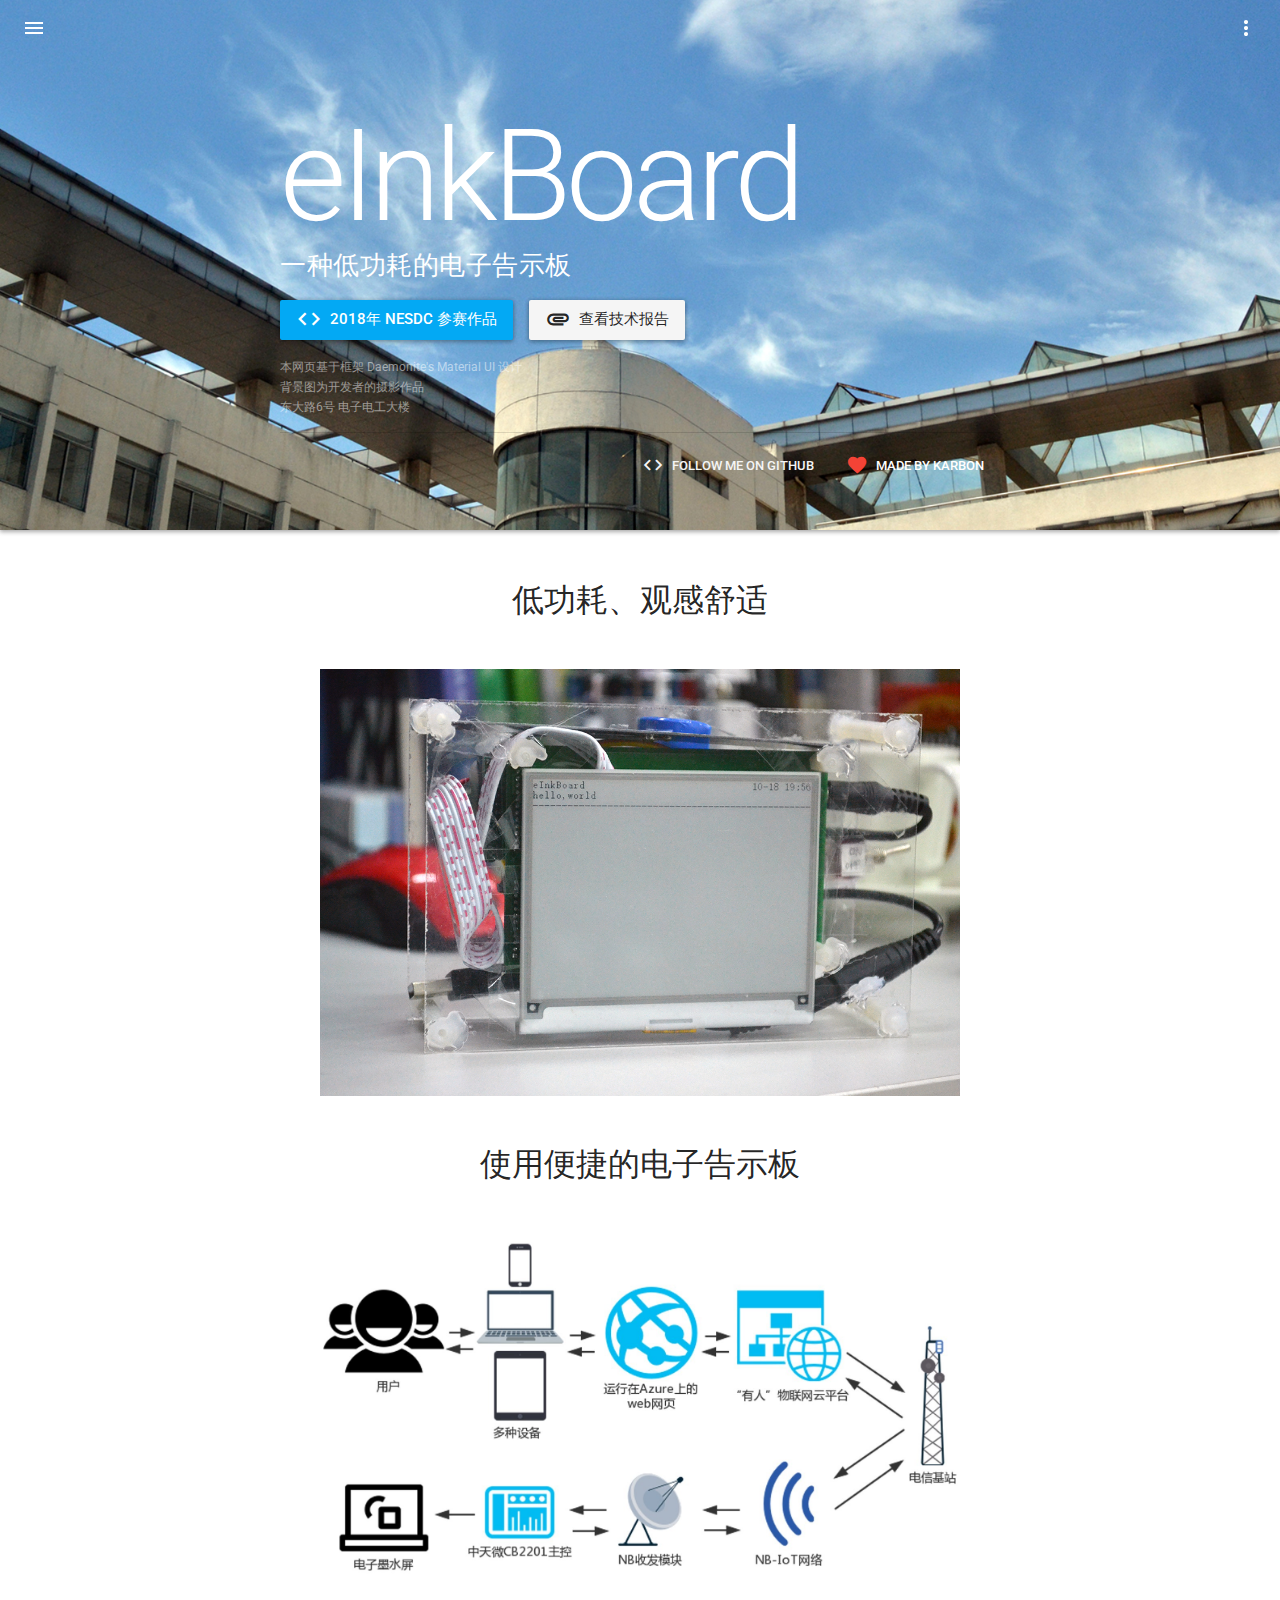
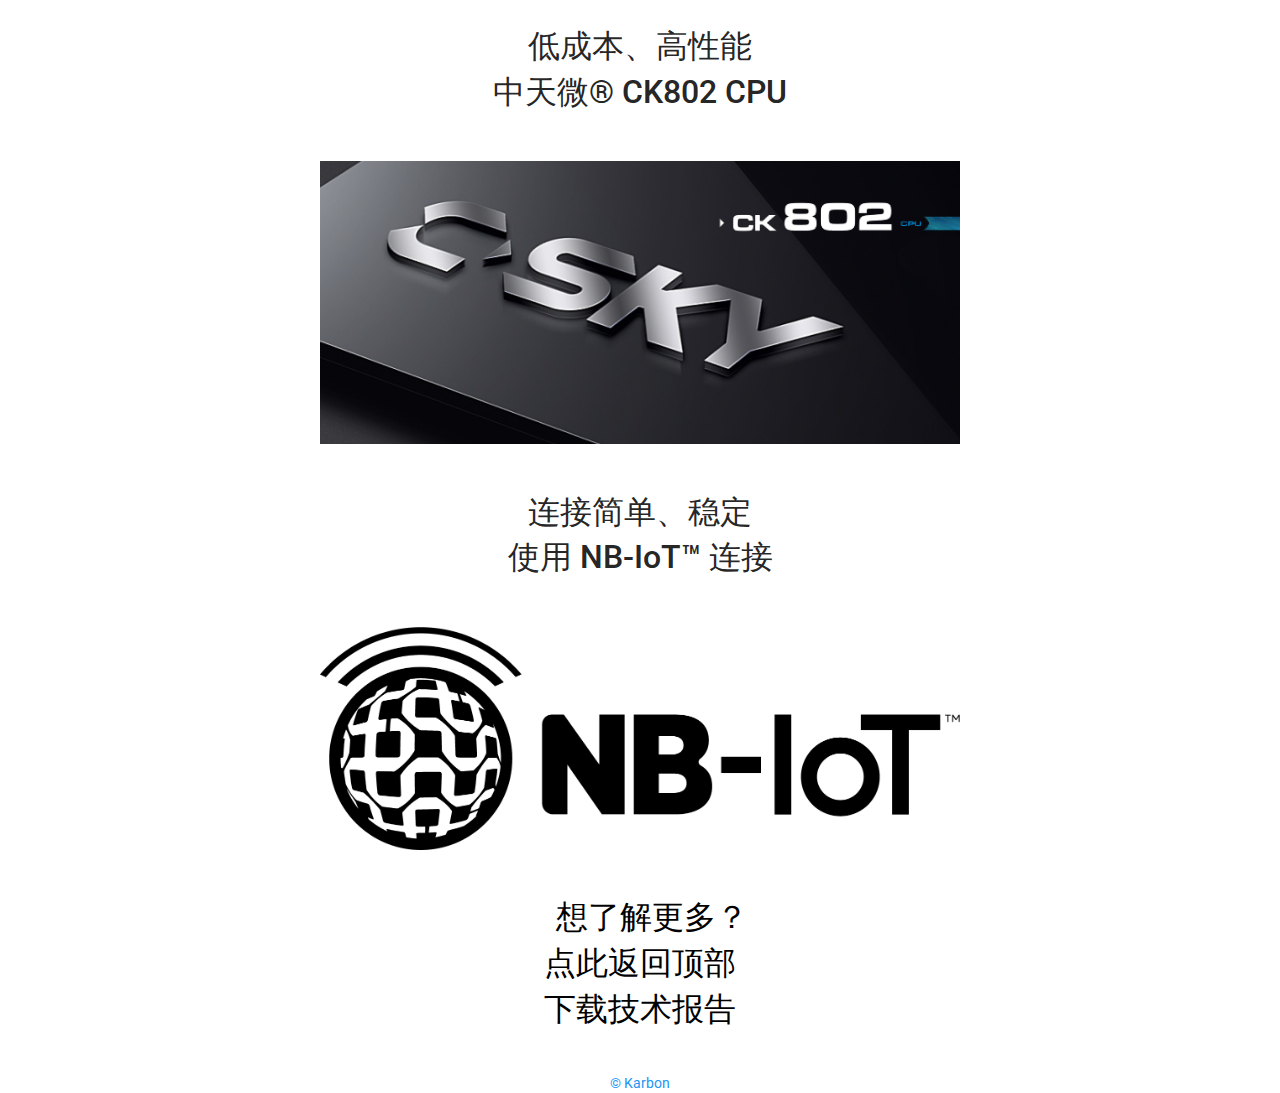
<file: index.html>
<!DOCTYPE html>
<html lang="zh-cmn-Hans">

<head>
    <link rel="shortcut icon" href="favicon.ico" />
    <!-- Required meta tags -->
    <meta charset="utf-8">
    <meta content="initial-scale=1, shrink-to-fit=no, width=device-width" name="viewport">
    <title>eInkBoard Home Page</title>

    <!-- CSS -->
    <!-- Add Material font (Roboto) and Material icon as needed -->
    <link
        href="https://fonts.googleapis.com/css?family=Roboto:300,300i,400,400i,500,500i,700,700i|Roboto+Mono:300,400,700|Roboto+Slab:300,400,700"
        rel="stylesheet">
    <link href="https://fonts.googleapis.com/icon?family=Material+Icons" rel="stylesheet">

    <!-- Add Material CSS, replace Bootstrap CSS -->
    <link href="css/material.css" rel="stylesheet">


    <!-- Optional JavaScript -->
    <!-- jQuery first, then Popper.js, then Bootstrap JS -->
    <script src="https://code.jquery.com/jquery-3.3.1.slim.min.js"></script>
    <script src="https://cdnjs.cloudflare.com/ajax/libs/popper.js/1.14.3/umd/popper.min.js"></script>
    <script src="https://stackpath.bootstrapcdn.com/bootstrap/4.1.1/js/bootstrap.min.js"></script>

    <!-- Then Material JavaScript on top of Bootstrap JavaScript -->
    <script src="js/material.js"></script>

    <!-- Favicons -->
    <meta content="#2196f3" name="theme-color">

    <!-- CSS only for eINkBoard_web -->
    <link href="css/eInkBoard_web.css" rel="stylesheet">
    <style type="text/css">
        .my-pic {
            width: 80%;
        }

        .my-pic-widescreen {
            width: 50%;
        }

        .my-temptext {
            color: black;
        }

        .my-maincontent {
            font-size: 1.5rem;
            font-weight: 520;
            -ms-flex-align: center;
            align-items: center;
        }

        .my-maincontent-widescreen {
            font-size: 2.5vw;
            font-weight: 520;
        }

        /* 这里还能填些仅供此页面使用的CSS */
    </style>


    <script>
        window.onpageshow = function () {
            if (document.documentElement.clientWidth > 800) {
                $(".my-title").addClass("my-title-widescreen");
                $(".my-subtitle").addClass("my-subtitle-widescreen");
                $(".my-pic").addClass("my-pic-widescreen");
                $(".my-maincontent").addClass("my-maincontent-widescreen");
            }
            else {
                $(".my-title").removeClass("my-title-widescreen");
                $(".my-subtitle").removeClass("my-subtitle-widescreen");
                $(".my-pic").removeClass("my-pic-widescreen");
                $(".my-maincontent").removeClass("my-maincontent-widescreen");
            }
        }
        window.onresize = function () {
            if (document.documentElement.clientWidth > 800) {
                $(".my-title").addClass("my-title-widescreen");
                $(".my-subtitle").addClass("my-subtitle-widescreen");
                $(".my-pic").addClass("my-pic-widescreen");
                $(".my-maincontent").addClass("my-maincontent-widescreen");
            }
            else {
                $(".my-title").removeClass("my-title-widescreen");
                $(".my-subtitle").removeClass("my-subtitle-widescreen");
                $(".my-pic").removeClass("my-pic-widescreen");
                $(".my-maincontent").removeClass("my-maincontent-widescreen");
            }
        }</script>
</head>

<body>
    <header class="navbar my-navbar-fixed-top toolbar-waterfall">
        <button aria-controls="navdrawerDefault" aria-expanded="false" aria-label="Toggle Navdrawer"
            class="navbar-toggler mr-3" data-target="#navdrawerDefault" data-toggle="navdrawer">
            <span class="navbar-toggler-icon"></span>
        </button>
        <a class="my-navbar-brand">
            eInkBoard
        </a>
        <div class="ml-3">
            <div class="dropdown">
                <button aria-expanded="false" aria-haspopup="true" class="navbar-toggler" data-toggle="dropdown"
                    id="doc-dropdown-follow" type="button">
                    <i class="material-icons mx-auto">more_vert</i>
                </button>
                <div aria-labelledby="doc-dropdown-follow" class="dropdown-menu dropdown-menu-right">
                    <a class="dropdown-item text-body" href="https://github.com/CSY-tvgo" target="_blank">
                        <i class="material-icons mr-3">code</i>Follow me on GitHub</a>
                    <a class="dropdown-item text-body" data-toggle="modal" data-target="#aboutUs">
                        <i class="material-icons mr-3 text-danger">favorite</i>Made by Karbon</a>
                </div>
            </div>
        </div>
        <script>
            $(window).scroll(function () {
                if ($(".navbar").offset().top > 0) {
                    $(".my-navbar-fixed-top").addClass("my-navbar-fixed-top-show");
                    $(".my-navbar-brand").addClass("my-navbar-brand-show");
                }
                else {
                    $(".my-navbar-fixed-top").removeClass("my-navbar-fixed-top-show");
                    $(".my-navbar-brand").removeClass("my-navbar-brand-show");
                }
            })</script>
    </header>


    <div class="jumbotron jumbotron-fluid my-banner">
        <div class="container">
            <div class="row justify-content-center">
                <div class="col-lg-10 col-xl-8">
                    <h1 class="my-title" id="doc-main-h1">eInkBoard</h1>
                    <p class="font-weight-light my-subtitle">一种低功耗的电子告示板</p>
                    <div class="d-flex flex-wrap">
                        <a class="btn btn-lg my-btn-secondary mb-3 mr-3 my-color-bg-botton"
                            href="http://www.socchina.net/" target="_blank">
                            <i class="material-icons mr-2">code</i>2018年 NESDC 参赛作品
                        </a>
                        <a class="btn btn-lg btn-light mb-3" href="techreport.html">
                            <i class="material-icons mr-2">attachment</i>查看技术报告
                        </a>
                    </div>
                    <a class="text-white-hint typography-caption">本网页基于框架</a>
                    <a class="text-white-hint typography-caption" href="http://daemonite.github.io/material/"
                        target="_blank">
                        Daemonite's Material UI</a>
                    <a class="text-white-hint typography-caption">设计<br />背景图为开发者的摄影作品<br />东大路6号 电子电工大楼</a>
                    <hr class="mb-0">
                    <div class="d-flex flex-wrap justify-content-end">
                        <a class="btn btn-outline-light btn-sm mt-3" href="https://github.com/CSY-tvgo" target="_blank">
                            <i class="material-icons mr-2">code</i>Follow me on GitHub
                        </a>
                        <a class="btn btn-outline-light btn-sm mt-3" data-toggle="modal" data-target="#aboutUs">
                            <i class="material-icons mr-2 text-danger">favorite</i>Made by Karbon
                        </a>
                    </div>
                </div>
            </div>
        </div>
    </div>

    <div class="text-justify text-center my-maincontent">
        低功耗、观感舒适
        <br /> <br />
        <img src="assets\index\appearanceOfHello.jpg" width="50%" class="img-fluid my-pic" alt="Responsive image">
        <br /> <br />
        使用便捷的电子告示板
        <br /> <br />
        <img src="assets\index\eInkBoardStructure.jpg" width="50%" class="img-fluid my-pic" alt="Responsive image">
        <br /> <br />
        低成本、高性能<br />
        中天微® CK802 CPU
        <br /> <br />
        <a href="http://www.c-sky.com/solution/10670.htm" target="_blank">
            <img src="assets\index\CK-802.png" width="50%" class="img-fluid my-pic" alt="Responsive image">
        </a>
        <br /> <br />
        连接简单、稳定<br />
        使用 NB-IoT™ 连接
        <br /> <br />
        <a href="https://www.gsma.com/iot/narrow-band-internet-of-things-nb-iot/" target="_blank">
            <img src="assets\index\nbiot_black_rgb.jpg" width="50%" class="img-fluid my-pic" alt="Responsive image">
        </a>
        <br /> <br />
        <a href="#top" class="my-temptext">
            &nbsp&nbsp&nbsp想了解更多？<br />
            点此返回顶部<br />
            下载技术报告
        </a>
    </div>


    <br /><br />
    <footer class="ui-footer">
        <a class="container d-flex justify-content-center my-color-text" href="https://github.com/CSY-tvgo"
            target="_blank">
            © Karbon </a>
    </footer>



    <!-- navdrawer -->
    <div aria-hidden="true" class="navdrawer" id="navdrawerDefault" tabindex="-1">
        <div class="navdrawer-content">
            <div class="navdrawer-header">
                <a class="navbar-brand px-0" href="#">eInkBoard</a>
            </div>

            <ul class="navdrawer-nav ">
                <li class="nav-item">
                    <a class="nav-link active my-color-text" href="index.html">
                        <i class="material-icons mr-3">home</i>Home</a>
                </li>
                <li class="nav-item">
                    <a class="nav-link" data-toggle="modal" data-target="#controlError">
                        <i class="material-icons mr-3">settings_remote</i>Post Notice</a>
                </li>
                <li class="nav-item">
                    <a class="nav-link" data-toggle="modal" data-target="#debugError">
                        <i class="material-icons mr-3">build</i>Debug</a>
                </li>
            </ul>


            <div class="navdrawer-divider"></div>
            <p class="navdrawer-subheader">About</p>
            <ul class="navdrawer-nav">
                <li class="nav-item">
                    <a class="nav-link" href="help.html">
                        <i class="material-icons mr-3">help</i>Help</a>
                </li>
                <li class="nav-item">
                    <a class="nav-link" href="techreport.html">
                        <i class="material-icons mr-3">attachment</i>Technical Report </a>
                </li>
                <li class="nav-item">
                    <a class="nav-link" data-toggle="modal" data-target="#aboutUs">
                        <i class="material-icons mr-3 ">info</i>About Developers</a>
                </li>
            </ul>
        </div>
    </div>

    <!-- Modal (Post Notice Error) -->
    <div class="modal fade" id="controlError" tabindex="-1" role="dialog" aria-labelledby="controlErrorTitle"
        aria-hidden="true">
        <div class="modal-dialog" role="document">
            <div class="modal-content">
                <div class="modal-header">
                    <h1 class="modal-title" id="controlErrorTitle">哪块eInkBoard？</h1>
                    <button type="button" class="close" data-dismiss="modal" aria-label="Close">
                        <span aria-hidden="true">&times;</span>
                    </button>
                </div>
                <div class="modal-body">
                    <br />
                    <i class="material-icons mr-3 d-flex justify-content-center">camera_enhance</i>
                    <br />
                    <h5>您可以扫描eInkBoard设备上的二维码来控制它。</h5>
                    <br /><br />
                    <i class="material-icons mr-3 d-flex justify-content-center">bookmarks</i>
                    <br />
                    <h5>或者，把扫描二维码后打开的网页网址记录下来，直接通过收藏夹打开该网页来控制设备。</h5>
                    <br />
                    <h5>再或者，也可以<a href="device/control/example.html">点此</a>查看示例控制页面。</h5>
                </div>
                <div class="modal-footer">
                    <button type="button" class="btn my-btn-secondary my-color-text" data-dismiss="modal">Close</button>
                </div>
            </div>
        </div>
    </div>

    <!-- Modal (Debug Error) -->
    <div class="modal fade" id="debugError" tabindex="-1" role="dialog" aria-labelledby="debugErrorTitle"
        aria-hidden="true">
        <div class="modal-dialog" role="document">
            <div class="modal-content">
                <div class="modal-header">
                    <h1 class="modal-title" id="debugErrorTitle">Are your a developer?</h1>
                    <button type="button" class="close" data-dismiss="modal" aria-label="Close">
                        <span aria-hidden="true">&times;</span>
                    </button>
                </div>
                <div class="modal-body">
                    <br />
                    <i class="material-icons mr-3 d-flex justify-content-center">build</i>
                    <br /><br />
                    <h5>调试功能仅限开发者使用。</h5>
                    <br />
                    <h5>或者，也可以<a href="device/debug/example.html">点此</a>查看示例调试页面。</h5>
                </div>
                <div class="modal-footer">
                    <button type="button" class="btn my-btn-secondary my-color-text" data-dismiss="modal">Close</button>
                </div>
            </div>
        </div>
    </div>

    <!-- Modal (About Us) -->
    <div class="modal fade" id="aboutUs" tabindex="-1" role="dialog" aria-labelledby="aboutUsTitle" aria-hidden="true">
        <div class="modal-dialog" role="document">
            <div class="modal-content">
                <div class="modal-header">
                    <h5 class="modal-title" id="aboutUsTitle">About Us</h5>
                    <button type="button" class="close" data-dismiss="modal" aria-label="Close">
                        <span aria-hidden="true">&times;</span>
                    </button>
                </div>
                <div class="modal-body">
                    <center>
                        <img src="assets\others\authorphoto.jpg" width="50%" class="img-fluid" alt="Responsive image">
                        <br />
                        <h2>Karbon</h2>
                        <h3>from SEUCXC</h3>
                    </center>
                </div>
                <div class="modal-footer">
                    <button type="button" class="btn my-btn-secondary my-color-text" data-dismiss="modal">Close</button>
                </div>
            </div>
        </div>
    </div>

</body>

</html>
</file>
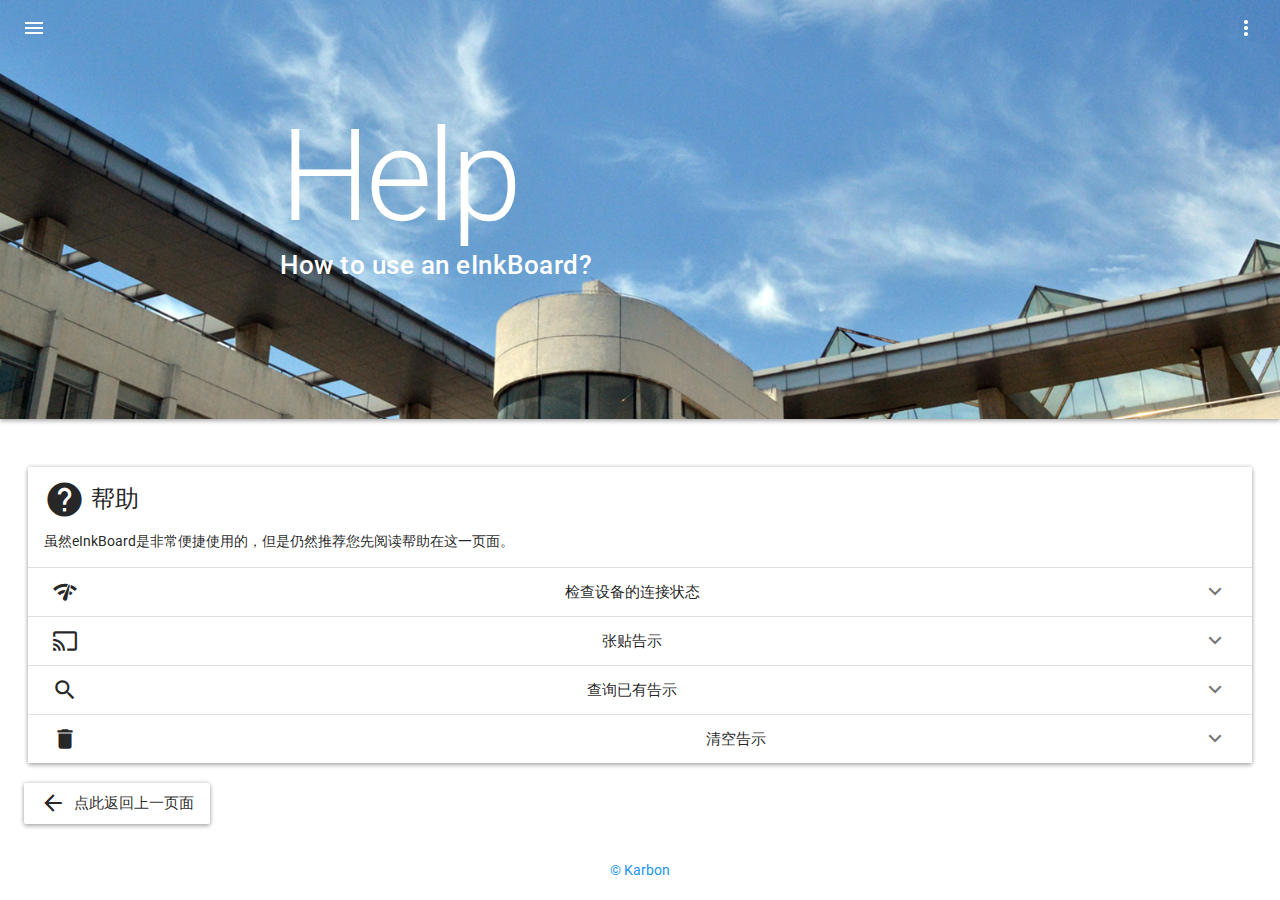
<file: help.html>
<!DOCTYPE html>
<html lang="zh-cmn-Hans">

<head>
    <link rel="shortcut icon" href="favicon.ico" />
    <!-- Required meta tags -->
    <meta charset="utf-8">
    <meta content="initial-scale=1, shrink-to-fit=no, width=device-width" name="viewport">
    <title>eInkBoard Help</title>

    <!-- CSS -->
    <!-- Add Material font (Roboto) and Material icon as needed -->
    <link
        href="https://fonts.googleapis.com/css?family=Roboto:300,300i,400,400i,500,500i,700,700i|Roboto+Mono:300,400,700|Roboto+Slab:300,400,700"
        rel="stylesheet">
    <link href="https://fonts.googleapis.com/icon?family=Material+Icons" rel="stylesheet">

    <!-- Add Material CSS, replace Bootstrap CSS -->
    <link href="css/material.css" rel="stylesheet">


    <!-- Optional JavaScript -->
    <!-- jQuery first, then Popper.js, then Bootstrap JS -->
    <script src="https://code.jquery.com/jquery-3.3.1.slim.min.js"></script>
    <script src="https://cdnjs.cloudflare.com/ajax/libs/popper.js/1.14.3/umd/popper.min.js"></script>
    <script src="https://stackpath.bootstrapcdn.com/bootstrap/4.1.1/js/bootstrap.min.js"></script>

    <!-- Then Material JavaScript on top of Bootstrap JavaScript -->
    <script src="js/material.js"></script>

    <!-- Favicons -->
    <meta content="#2196f3" name="theme-color">

    <!-- CSS only for eINkBoard_web -->
    <link href="css/eInkBoard_web.css" rel="stylesheet">
    <style type="text/css">
        .my-card {
            border-radius: 2px;
            background-color: #ffffff;
            box-shadow: 0 0 4px 0 rgba(0, 0, 0, 0.14), 0 3px 4px 0 rgba(0, 0, 0, 0.12), 0 1px 5px 0 rgba(0, 0, 0, 0.2);
            display: -ms-flexbox;
            display: flex;
            -ms-flex-direction: column;
            flex-direction: column;
            min-width: 0;
            position: relative;
            word-wrap: break-word;
            margin-right: 2em;
            margin-left: 2em;
        }

        /* 这里还能填些仅供此页面使用的CSS */
    </style>


    <script>
        window.onpageshow = function () {
            if (document.documentElement.clientWidth > 800) {
                $(".my-title").addClass("my-title-widescreen");
                $(".my-subtitle").addClass("my-subtitle-widescreen");
            }
            else {
                $(".my-title").removeClass("my-title-widescreen");
                $(".my-subtitle").removeClass("my-subtitle-widescreen");
            }
        }
        window.onresize = function () {
            if (document.documentElement.clientWidth > 800) {
                $(".my-title").addClass("my-title-widescreen");
                $(".my-subtitle").addClass("my-subtitle-widescreen");
            }
            else {
                $(".my-title").removeClass("my-title-widescreen");
                $(".my-subtitle").removeClass("my-subtitle-widescreen");
            }
        }</script>
</head>

<body>
    <header class="navbar my-navbar-fixed-top toolbar-waterfall">
        <button aria-controls="navdrawerDefault" aria-expanded="false" aria-label="Toggle Navdrawer"
            class="navbar-toggler mr-3" data-target="#navdrawerDefault" data-toggle="navdrawer">
            <span class="navbar-toggler-icon"></span>
        </button>
        <a class="my-navbar-brand">
            eInkBoard
        </a>
        <div class="ml-3">
            <div class="dropdown">
                <button aria-expanded="false" aria-haspopup="true" class="navbar-toggler" data-toggle="dropdown"
                    id="doc-dropdown-follow" type="button">
                    <i class="material-icons mx-auto">more_vert</i>
                </button>
                <div aria-labelledby="doc-dropdown-follow" class="dropdown-menu dropdown-menu-right">
                    <a class="dropdown-item text-body" href="https://github.com/CSY-tvgo" target="_blank">
                        <i class="material-icons mr-3">code</i>Follow me on GitHub</a>
                    <a class="dropdown-item text-body" data-toggle="modal" data-target="#aboutUs">
                        <i class="material-icons mr-3 text-danger">favorite</i>Made by Karbon</a>
                </div>
            </div>
        </div>
        <script>
            $(window).scroll(function () {
                if ($(".navbar").offset().top > 0) {
                    $(".my-navbar-fixed-top").addClass("my-navbar-fixed-top-show");
                    $(".my-navbar-brand").addClass("my-navbar-brand-show");
                }
                else {
                    $(".my-navbar-fixed-top").removeClass("my-navbar-fixed-top-show");
                    $(".my-navbar-brand").removeClass("my-navbar-brand-show");
                }
            })</script>
    </header>


    <div class="jumbotron jumbotron-fluid my-banner">
        <div class="container">
            <div class="row justify-content-center">
                <div class="col-lg-10 col-xl-8">
                    <h1 class="my-title" id="doc-main-h1">Help</h1>
                    <p class="font-weight-light my-subtitle">How to use an eInkBoard?<br /><br /><br />
                    </p>
                </div>
            </div>
        </div>
    </div>

    <div class="my-card">
        <div class="card-body">
            <h5 class="card-title"><i class="material-icons">help</i> 帮助</h5>
            <p class="card-text">虽然eInkBoard是非常便捷使用的，但是仍然推荐您先阅读帮助在这一页面。</p>
        </div>
        <div class="list-group list-group-flush" id="accordionTwo">
            <div class="expansion-panel list-group-item">
                <a aria-controls="collapseFour" aria-expanded="false" class="expansion-panel-toggler collapsed"
                    data-toggle="collapse" href="#collapseFour" id="headingFour">
                    <i class="material-icons">network_check</i>检查设备的连接状态
                    <div class="expansion-panel-icon ml-3 text-black-secondary">
                        <i class="collapsed-show material-icons">keyboard_arrow_down</i>
                        <i class="collapsed-hide material-icons">keyboard_arrow_up</i>
                    </div>
                </a>
                <div aria-labelledby="headingFour" class="collapse" data-parent="#accordionTwo" id="collapseFour">
                    <div class="expansion-panel-body">
                        <br />
                        页面顶部显示连接状态，“等待设备回应”表示正在确认连接，若连接被确认，则会显示“已连接”。
                        <br />
                        <br />
                        <img src="assets\help\help_connected.jpg" class="img-fluid" alt="Responsive image">
                        <br />
                        <br />
                        出现异常情况请根据页面提示处理。
                    </div>
                </div>
            </div>
            <div class="expansion-panel list-group-item">
                <a aria-controls="collapseFive" aria-expanded="false" class="expansion-panel-toggler collapsed"
                    data-toggle="collapse" href="#collapseFive" id="headingFive">
                    <i class="material-icons">cast</i> 张贴告示
                    <div class="expansion-panel-icon ml-3 text-black-secondary">
                        <i class="collapsed-show material-icons">keyboard_arrow_down</i>
                        <i class="collapsed-hide material-icons">keyboard_arrow_up</i>
                    </div>
                </a>
                <div aria-labelledby="headingFive" class="collapse" data-parent="#accordionTwo" id="collapseFive">
                    <div class="expansion-panel-body">
                        <br />
                        输入署名和内容，点击发送张贴告示。
                        <br />
                        <br />
                        <img src="assets\help\help_howtopost.jpg" width="500" class="img-fluid" alt="Responsive image">
                        <br />
                        <br />
                        张贴成功后，设备会显示您刚刚张贴的内容。
                        <br />
                        <br />
                        <img src="assets\help\appearanceOfHello.jpg" width="500" class="img-fluid"
                            alt="Responsive image">
                        <br />
                        <br />
                        同时，网页会弹出张贴成功的通知。
                        <br />
                        <br />
                        <img src="assets\help\help_posted.jpg" width="500" class="img-fluid" alt="Responsive image">
                        <br />
                        <br />
                        若迟迟没有响应，请不要修改署名，重新点击发送按钮，或者检查设备连接状态。
                    </div>
                </div>
            </div>
            <div class="expansion-panel list-group-item">
                <a aria-controls="collapseSix" aria-expanded="false" class="expansion-panel-toggler collapsed"
                    data-toggle="collapse" href="#collapseSix" id="headingSix">
                    <i class="material-icons">search</i>查询已有告示
                    <div class="expansion-panel-icon ml-3 text-black-secondary">
                        <i class="collapsed-show material-icons">keyboard_arrow_down</i>
                        <i class="collapsed-hide material-icons">keyboard_arrow_up</i>
                    </div>
                </a>
                <div aria-labelledby="headingSix" class="collapse" data-parent="#accordionTwo" id="collapseSix">
                    <div class="expansion-panel-body">
                        <br />
                        点击查询按钮查询已有告示，查询成功会弹出查询结果。
                        <br />
                        <br />
                        <img src="assets\help\help_queryed.jpg" width="500" class="img-fluid" alt="Responsive image">
                        <br />
                        <br />
                        若迟迟没有响应，请重新点击查询按钮，或者检查设备连接状态。
                    </div>
                </div>
            </div>
            <div class="expansion-panel list-group-item">
                <a aria-controls="collapseSeven" aria-expanded="false" class="expansion-panel-toggler collapsed"
                    data-toggle="collapse" href="#collapseSeven" id="headingSeven">
                    <i class="material-icons">delete_outline</i>清空告示
                    <div class="expansion-panel-icon ml-3 text-black-secondary">
                        <i class="collapsed-show material-icons">keyboard_arrow_down</i>
                        <i class="collapsed-hide material-icons">keyboard_arrow_up</i>
                    </div>
                </a>
                <div aria-labelledby="headingSeven" class="collapse" data-parent="#accordionTwo" id="collapseSeven">
                    <div class="expansion-panel-body">
                        使用署名"admin"发送"/clear all"来清屏。
                        <br />
                        <br />
                        <img src="assets\help\help_howtoclear.jpg" width="500" class="img-fluid" alt="Responsive image">
                        <br />
                        <br />
                        清屏成功后，设备会显示无告示的提示。
                        <br />
                        <br />
                        <img src="assets\help\appearanceOfNoNotice.jpg" width="500" class="img-fluid"
                            alt="Responsive image">
                        <br />
                        <br />
                        同样，清屏成功后也会有反馈弹窗。
                        <br />
                        <br />
                        <img src="assets\help\help_cleared.jpg" width="500" class="img-fluid" alt="Responsive image">
                        <br />
                        <br />
                        若迟迟没有响应，请重新发送清屏指令，或者检查设备连接状态。
                    </div>
                </div>
            </div>
        </div>
    </div>
    <br />
    &nbsp&nbsp&nbsp&nbsp&nbsp&nbsp&nbsp
    <a class="btn btn-lg  mb-3" href="#" onclick="javascript:history.back(-1);">
        <i class="material-icons mr-2">arrow_back</i>点此返回上一页面
    </a>
    <br />
    <br />
    <footer class="ui-footer">
        <a class="container d-flex justify-content-center my-color-text" href="https://github.com/CSY-tvgo"
            target="_blank">
            © Karbon </a>
    </footer>



    <!-- navdrawer -->
    <div aria-hidden="
            true" class="navdrawer" id="navdrawerDefault" tabindex="-1">
        <div class="navdrawer-content">
            <div class="navdrawer-header">
                <a class="navbar-brand px-0" href="#">eInkBoard</a>
            </div>

            <ul class="navdrawer-nav ">
                <li class="nav-item">
                    <a class="nav-link" href="index.html">
                        <i class="material-icons mr-3">home</i>Home</a>
                </li>
                <li class="nav-item">
                    <a class="nav-link" data-toggle="modal" data-target="#controlError">
                        <i class="material-icons mr-3">settings_remote</i>Post Notice</a>
                </li>
                <li class="nav-item">
                    <a class="nav-link" data-toggle="modal" data-target="#debugError">
                        <i class="material-icons mr-3">build</i>Debug</a>
                </li>
            </ul>
            <div class="navdrawer-divider"></div>
            <p class="navdrawer-subheader">About</p>
            <ul class="navdrawer-nav">
                <li class="nav-item">
                    <a class="nav-link active  my-color-text" href="help.html">
                        <i class="material-icons mr-3">help</i>Help</a>
                </li>
                <li class="nav-item">
                    <a class="nav-link" href="techreport.html">
                        <i class="material-icons mr-3">attachment</i>Technical Report </a>
                </li>
                <li class="nav-item">
                    <a class="nav-link" data-toggle="modal" data-target="#aboutUs">
                        <i class="material-icons mr-3 ">info</i>About Developers</a>
                </li>
            </ul>
        </div>
    </div>

    <!-- Modal (Post Notice Error) -->
    <div class="modal fade" id="controlError" tabindex="-1" role="dialog" aria-labelledby="controlErrorTitle"
        aria-hidden="true">
        <div class="modal-dialog" role="document">
            <div class="modal-content">
                <div class="modal-header">
                    <h1 class="modal-title" id="controlErrorTitle">哪块eInkBoard？</h1>
                    <button type="button" class="close" data-dismiss="modal" aria-label="Close">
                        <span aria-hidden="true">&times;</span>
                    </button>
                </div>
                <div class="modal-body">
                    <br />
                    <i class="material-icons mr-3 d-flex justify-content-center">camera_enhance</i>
                    <br />
                    <h5>您可以扫描eInkBoard设备上的二维码来控制它。</h5>
                    <br /><br />
                    <i class="material-icons mr-3 d-flex justify-content-center">bookmarks</i>
                    <br />
                    <h5>或者，把扫描二维码后打开的网页网址记录下来，直接通过收藏夹打开该网页来控制设备。</h5>
                    <br />
                    <h5>再或者，也可以<a href="device/control/example.html">点此</a>查看示例控制页面。</h5>
                </div>
                <div class="modal-footer">
                    <button type="button" class="btn my-btn-secondary my-color-text" data-dismiss="modal">Close</button>
                </div>
            </div>
        </div>
    </div>

    <!-- Modal (Debug Error) -->
    <div class="modal fade" id="debugError" tabindex="-1" role="dialog" aria-labelledby="debugErrorTitle"
        aria-hidden="true">
        <div class="modal-dialog" role="document">
            <div class="modal-content">
                <div class="modal-header">
                    <h1 class="modal-title" id="debugErrorTitle">Are your a developer?</h1>
                    <button type="button" class="close" data-dismiss="modal" aria-label="Close">
                        <span aria-hidden="true">&times;</span>
                    </button>
                </div>
                <div class="modal-body">
                    <br />
                    <i class="material-icons mr-3 d-flex justify-content-center">build</i>
                    <br /><br />
                    <h5>调试功能仅限开发者使用。</h5>
                    <br />
                    <h5>或者，也可以<a href="device/debug/example.html">点此</a>查看示例调试页面。</h5>
                </div>
                <div class="modal-footer">
                    <button type="button" class="btn my-btn-secondary my-color-text" data-dismiss="modal">Close</button>
                </div>
            </div>
        </div>
    </div>

    <!-- Modal (About Us) -->
    <div class="modal fade" id="aboutUs" tabindex="-1" role="dialog" aria-labelledby="aboutUsTitle" aria-hidden="true">
        <div class="modal-dialog" role="document">
            <div class="modal-content">
                <div class="modal-header">
                    <h5 class="modal-title" id="aboutUsTitle">About Us</h5>
                    <button type="button" class="close" data-dismiss="modal" aria-label="Close">
                        <span aria-hidden="true">&times;</span>
                    </button>
                </div>
                <div class="modal-body">
                    <center>
                        <img src="assets\others\authorphoto.jpg" width="50%" class="img-fluid" alt="Responsive image">
                        <br />
                        <h2>Karbon</h2>
                        <h3>from SEUCXC</h3>
                    </center>
                </div>
                <div class="modal-footer">
                    <button type="button" class="btn my-btn-secondary my-color-text" data-dismiss="modal">Close</button>
                </div>
            </div>
        </div>
    </div>

</body>

</html>
</file>
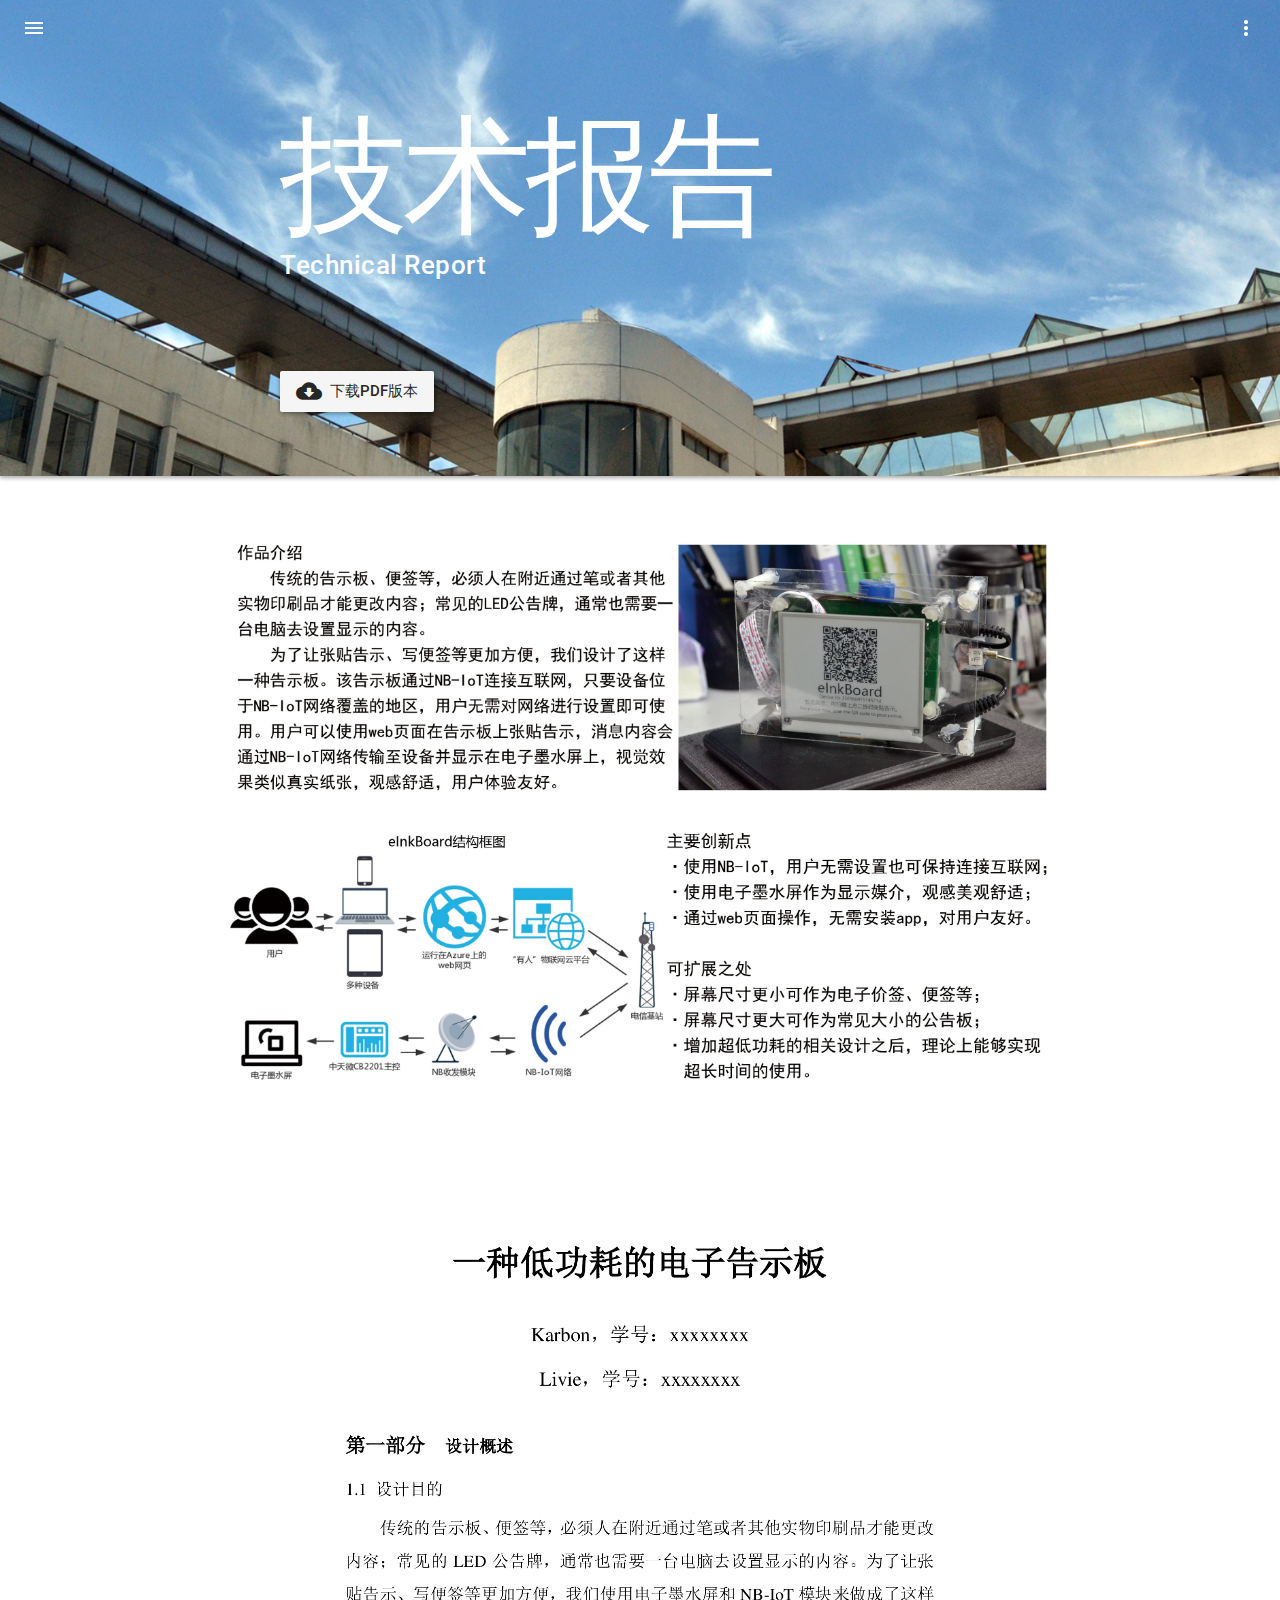
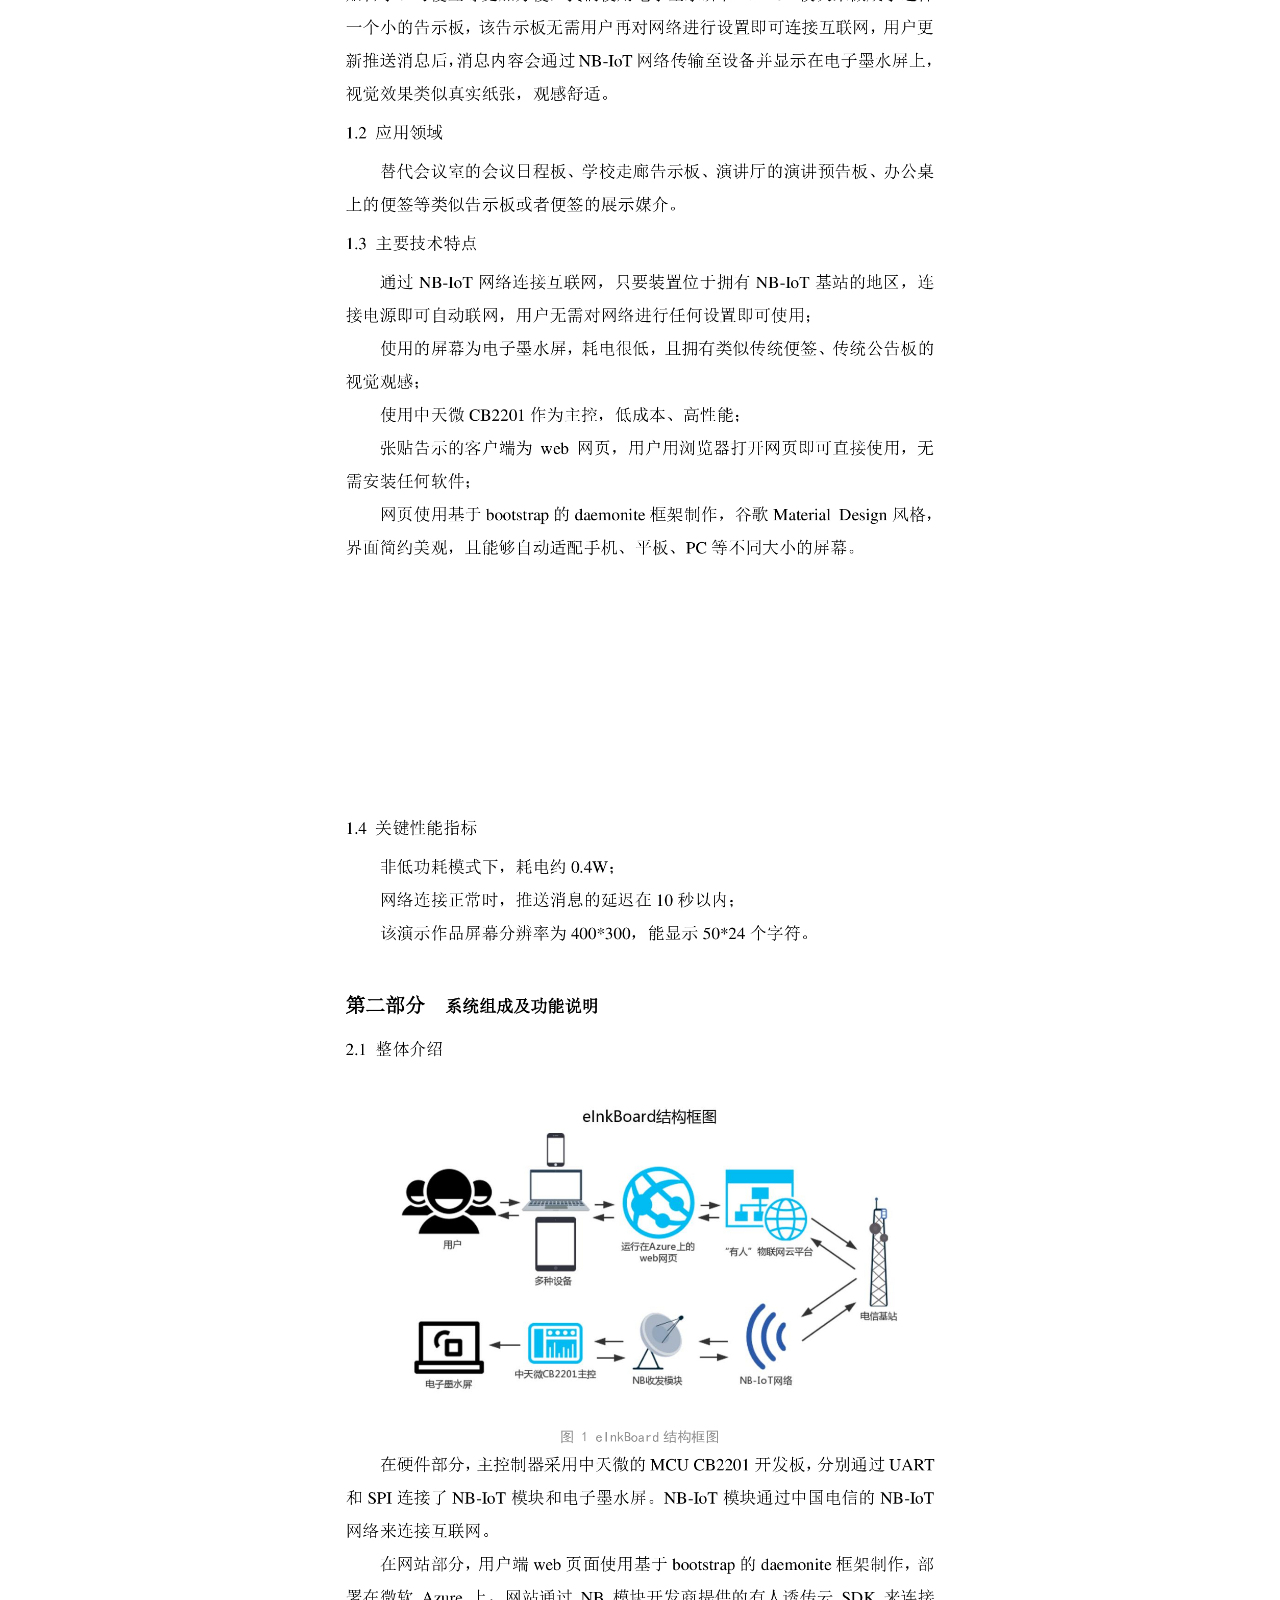
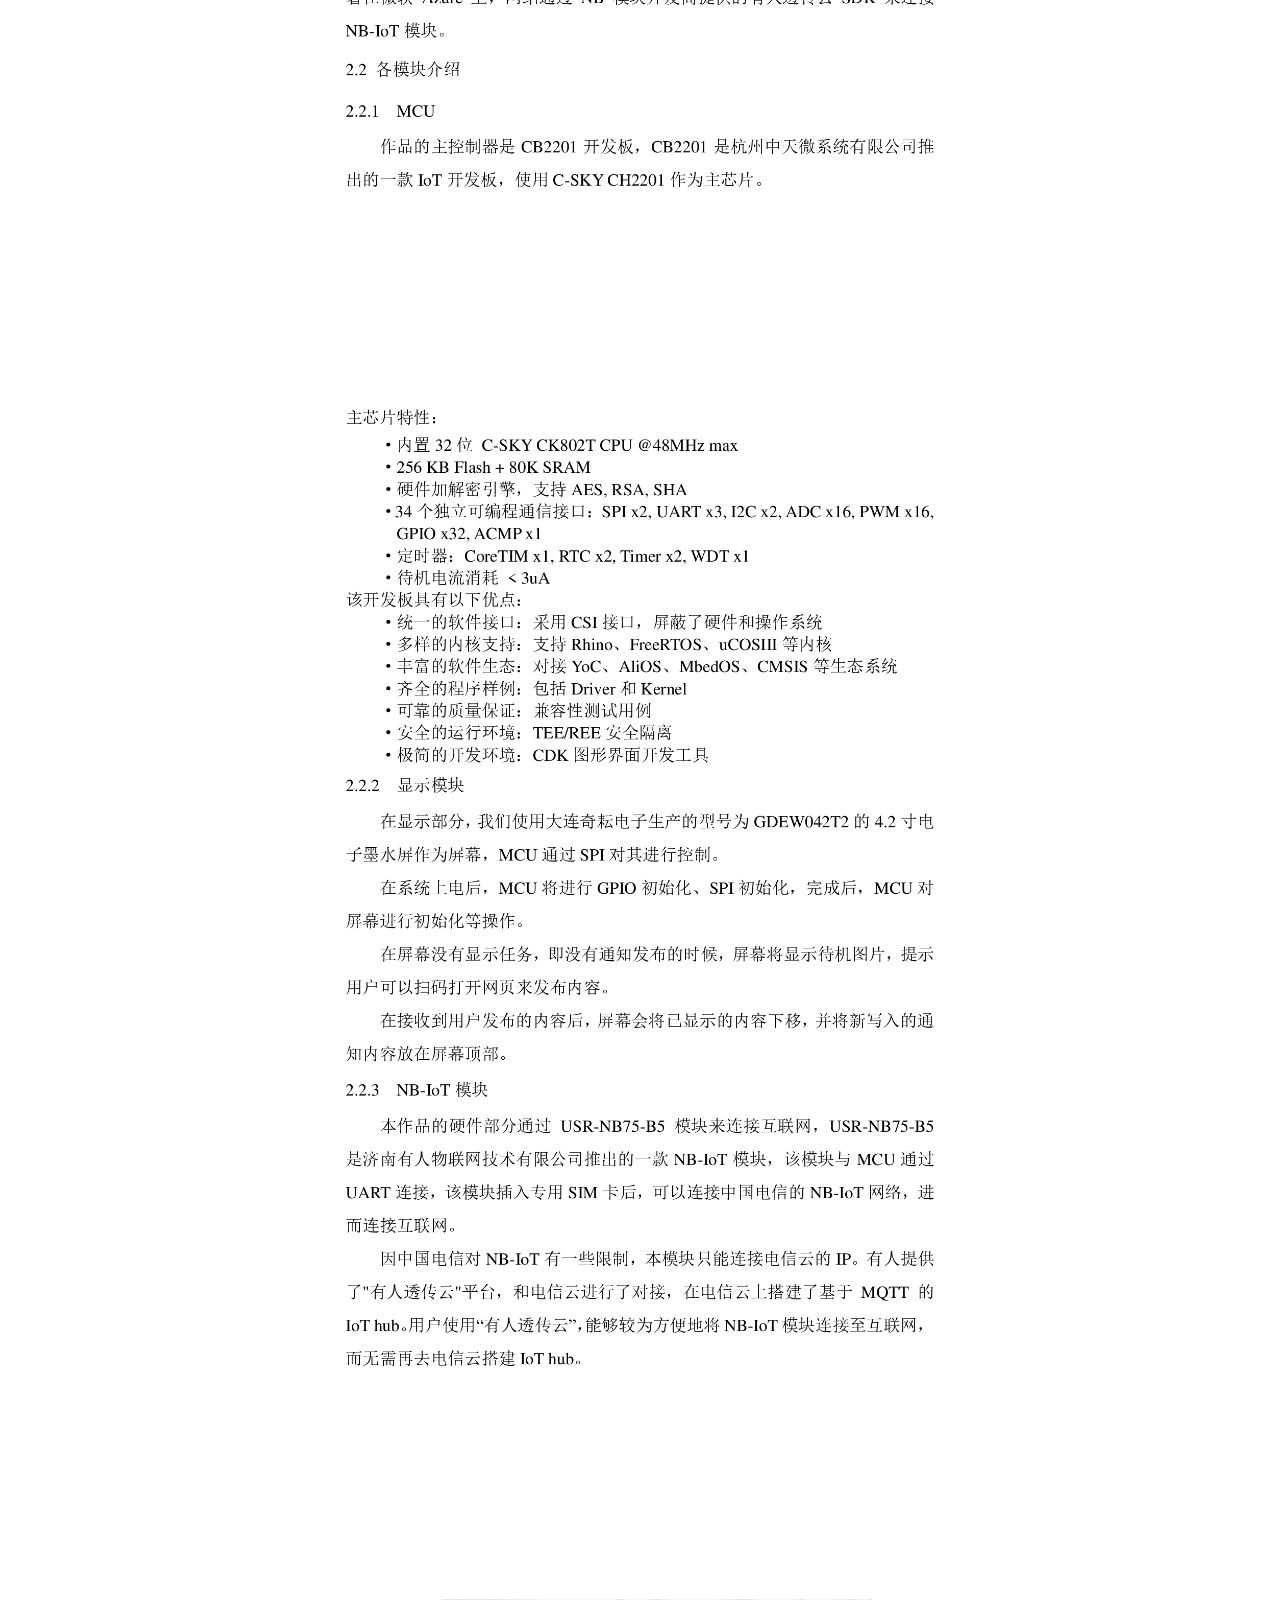
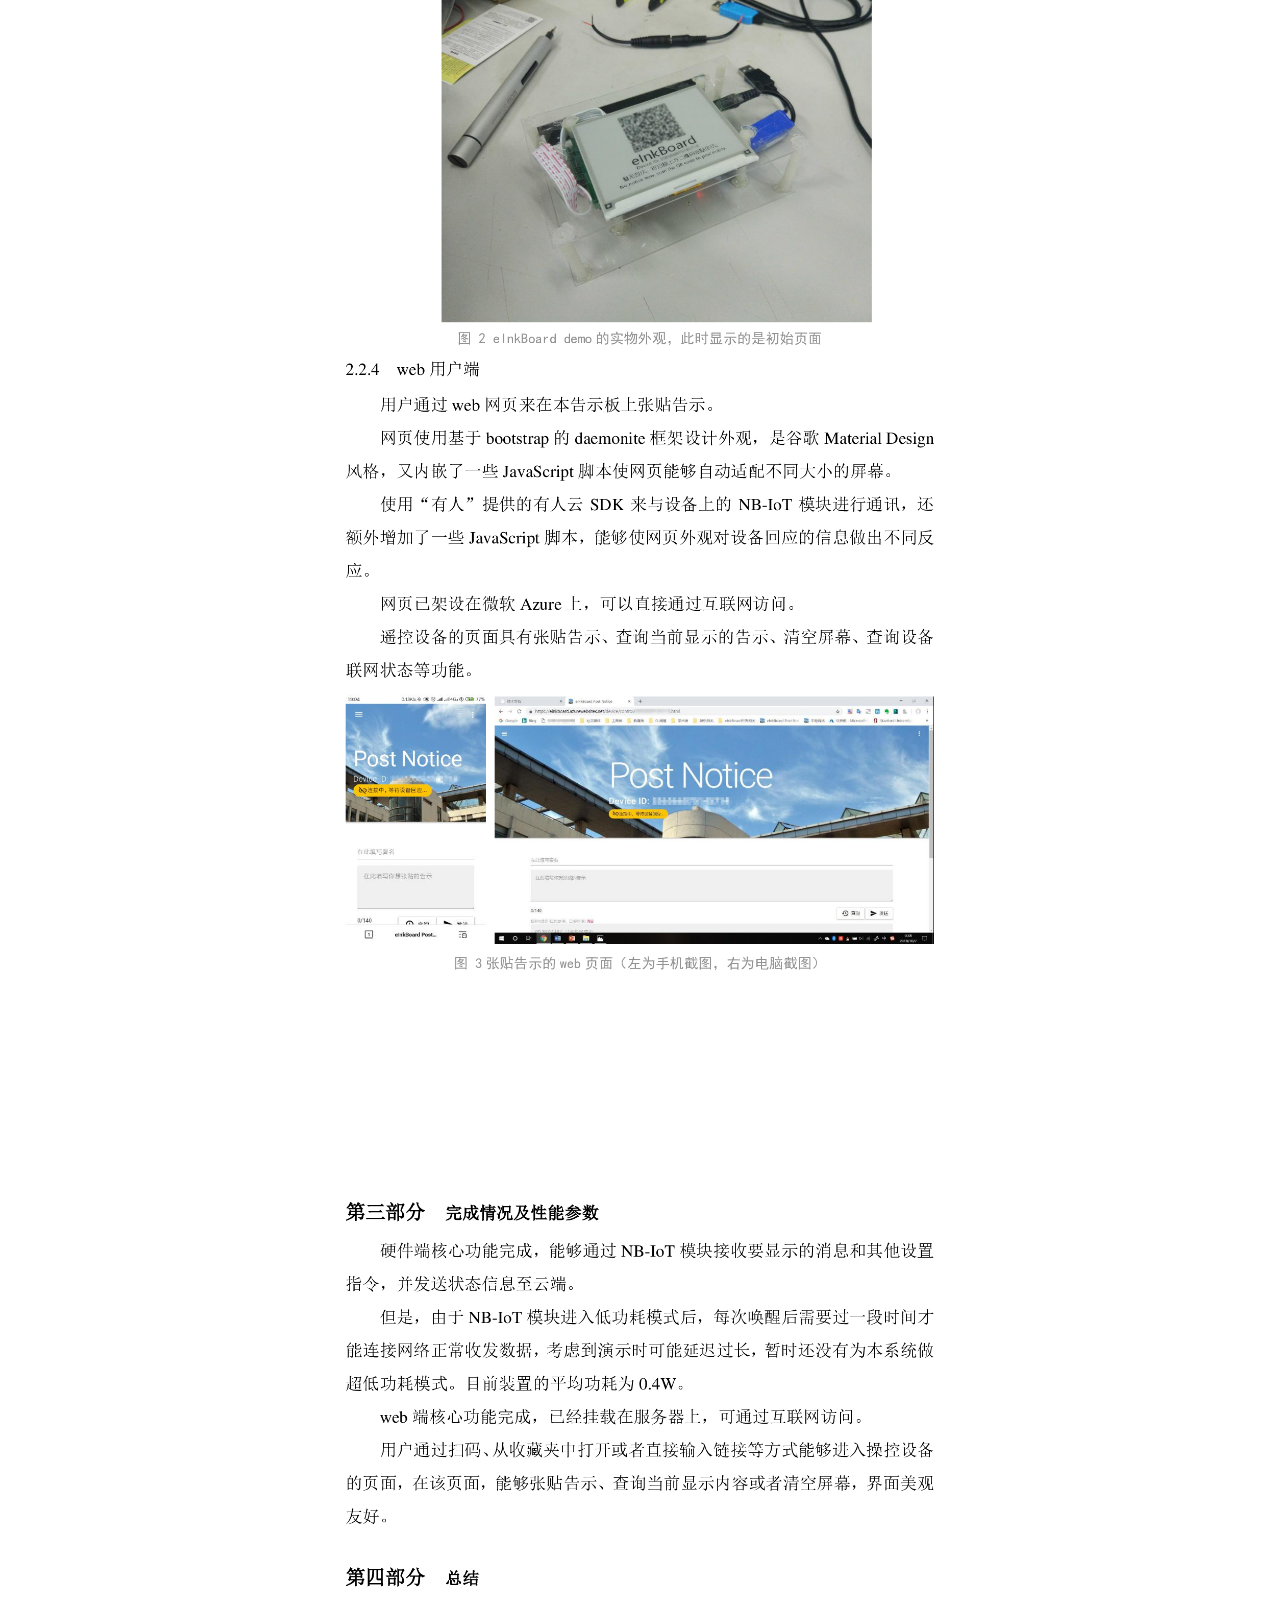
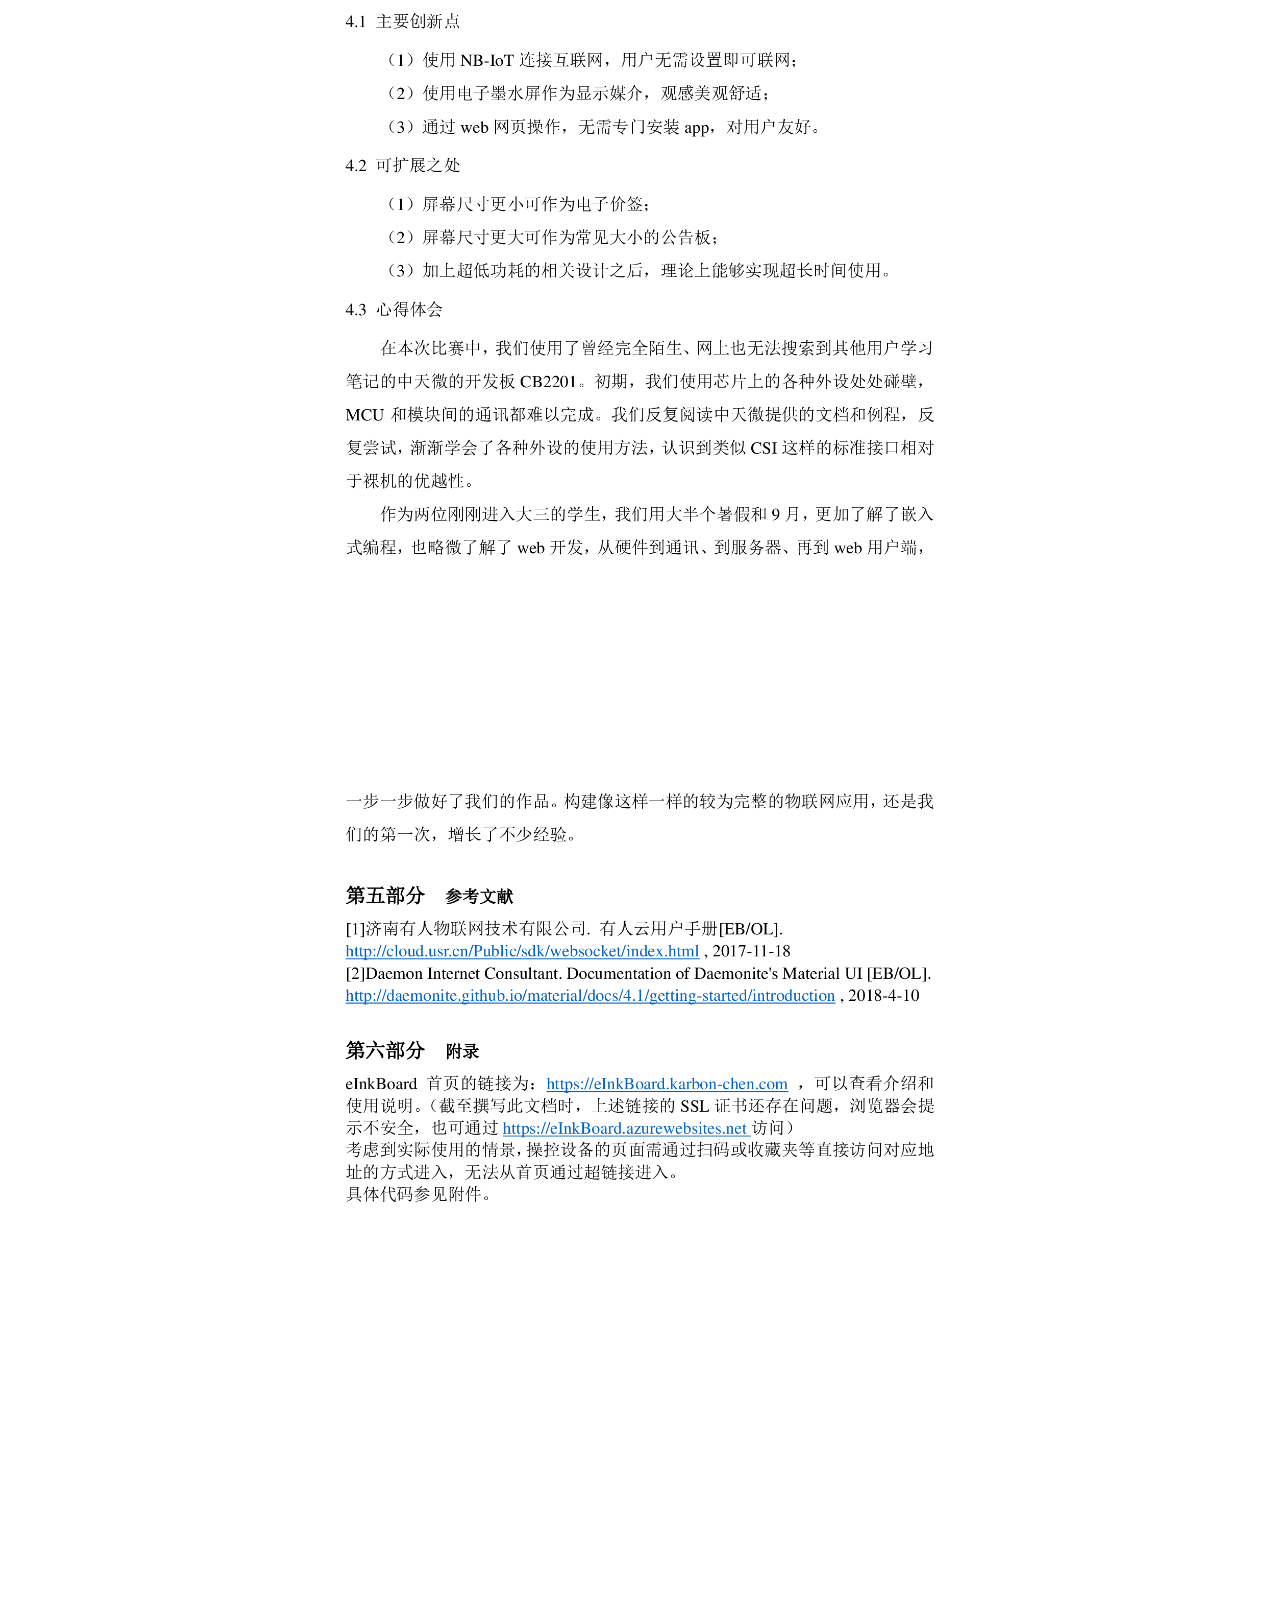
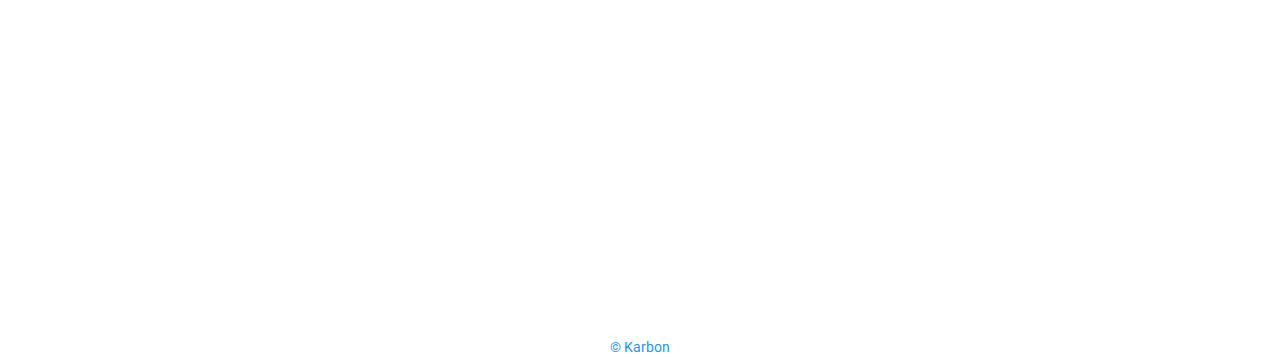
<file: techreport.html>
<!DOCTYPE html>
<html lang="zh-cmn-Hans">

<head>
    <link rel="shortcut icon" href="favicon.ico" />
    <!-- Required meta tags -->
    <meta charset="utf-8">
    <meta content="initial-scale=1, shrink-to-fit=no, width=device-width" name="viewport">
    <title>eInkBoard Technical Report</title>

    <!-- CSS -->
    <!-- Add Material font (Roboto) and Material icon as needed -->
    <link
        href="https://fonts.googleapis.com/css?family=Roboto:300,300i,400,400i,500,500i,700,700i|Roboto+Mono:300,400,700|Roboto+Slab:300,400,700"
        rel="stylesheet">
    <link href="https://fonts.googleapis.com/icon?family=Material+Icons" rel="stylesheet">

    <!-- Add Material CSS, replace Bootstrap CSS -->
    <link href="css/material.css" rel="stylesheet">


    <!-- Optional JavaScript -->
    <!-- jQuery first, then Popper.js, then Bootstrap JS -->
    <script src="https://code.jquery.com/jquery-3.3.1.slim.min.js"></script>
    <script src="https://cdnjs.cloudflare.com/ajax/libs/popper.js/1.14.3/umd/popper.min.js"></script>
    <script src="https://stackpath.bootstrapcdn.com/bootstrap/4.1.1/js/bootstrap.min.js"></script>

    <!-- Then Material JavaScript on top of Bootstrap JavaScript -->
    <script src="js/material.js"></script>

    <!-- Favicons -->
    <meta content="#2196f3" name="theme-color">

    <!-- CSS only for eINkBoard_web -->
    <link href="css/eInkBoard_web.css" rel="stylesheet">
    <style type="text/css">
        .my-card {
            border-radius: 2px;
            background-color: #ffffff;
            box-shadow: 0 0 4px 0 rgba(0, 0, 0, 0.14), 0 3px 4px 0 rgba(0, 0, 0, 0.12), 0 1px 5px 0 rgba(0, 0, 0, 0.2);
            display: -ms-flexbox;
            display: flex;
            -ms-flex-direction: column;
            flex-direction: column;
            min-width: 0;
            position: relative;
            word-wrap: break-word;
            margin-right: 2em;
            margin-left: 2em;
        }

        /* 这里还能填些仅供此页面使用的CSS */
    </style>


    <script>
        window.onpageshow = function () {
            if (document.documentElement.clientWidth > 800) {
                $(".my-title").addClass("my-title-widescreen");
                $(".my-subtitle").addClass("my-subtitle-widescreen");
                $(".my-techReport").addClass("my-techReport-widescreen");
            }
            else {
                $(".my-title").removeClass("my-title-widescreen");
                $(".my-subtitle").removeClass("my-subtitle-widescreen");
                $(".my-techReport").removeClass("my-techReport-widescreen");
            }
        }
        window.onresize = function () {
            if (document.documentElement.clientWidth > 800) {
                $(".my-title").addClass("my-title-widescreen");
                $(".my-subtitle").addClass("my-subtitle-widescreen");
                $(".my-techReport").addClass("my-techReport-widescreen");
            }
            else {
                $(".my-title").removeClass("my-title-widescreen");
                $(".my-subtitle").removeClass("my-subtitle-widescreen");
                $(".my-techReport").removeClass("my-techReport-widescreen");
            }
        }</script>
</head>

<body>
    <header class="navbar my-navbar-fixed-top toolbar-waterfall">
        <button aria-controls="navdrawerDefault" aria-expanded="false" aria-label="Toggle Navdrawer"
            class="navbar-toggler mr-3" data-target="#navdrawerDefault" data-toggle="navdrawer">
            <span class="navbar-toggler-icon"></span>
        </button>
        <a class="my-navbar-brand">
            eInkBoard
        </a>
        <div class="ml-3">
            <div class="dropdown">
                <button aria-expanded="false" aria-haspopup="true" class="navbar-toggler" data-toggle="dropdown"
                    id="doc-dropdown-follow" type="button">
                    <i class="material-icons mx-auto">more_vert</i>
                </button>
                <div aria-labelledby="doc-dropdown-follow" class="dropdown-menu dropdown-menu-right">
                    <a class="dropdown-item text-body" href="https://github.com/CSY-tvgo" target="_blank">
                        <i class="material-icons mr-3">code</i>Follow me on GitHub</a>
                    <a class="dropdown-item text-body" data-toggle="modal" data-target="#aboutUs">
                        <i class="material-icons mr-3 text-danger">favorite</i>Made by Karbon</a>
                </div>
            </div>
        </div>
        <script>
            $(window).scroll(function () {
                if ($(".navbar").offset().top > 0) {
                    $(".my-navbar-fixed-top").addClass("my-navbar-fixed-top-show");
                    $(".my-navbar-brand").addClass("my-navbar-brand-show");
                }
                else {
                    $(".my-navbar-fixed-top").removeClass("my-navbar-fixed-top-show");
                    $(".my-navbar-brand").removeClass("my-navbar-brand-show");
                }
            })</script>
    </header>


    <div class="jumbotron jumbotron-fluid my-banner">
        <div class="container">
            <div class="row justify-content-center">
                <div class="col-lg-10 col-xl-8">
                    <h1 class="my-title" id="doc-main-h1">技术报告</h1>
                    <p class="font-weight-light my-subtitle">Technical Report<br /><br /><br />
                    </p>
                    <a class="btn btn-lg btn-light mb-3" href="assets/index/嵌入式划水组的技术报告.pdf" target="_blank">
                        <i class="material-icons mr-2">cloud_download</i>下载PDF版本
                    </a>
                </div>
            </div>
        </div>
    </div>

    <div class="my-techReport">
        <img src="assets\index\introduction.jpg" class="img-fluid" alt="Responsive image"><br />
        <img src="assets\others\techReport_1.jpg" class="img-fluid" alt="Responsive image"><br />
        <img src="assets\others\techReport_2.jpg" class="img-fluid" alt="Responsive image"><br />
        <img src="assets\others\techReport_3.jpg" class="img-fluid" alt="Responsive image"><br />
        <img src="assets\others\techReport_4.jpg" class="img-fluid" alt="Responsive image"><br />
        <img src="assets\others\techReport_5.jpg" class="img-fluid" alt="Responsive image"><br />
        <img src="assets\others\techReport_6.jpg" class="img-fluid" alt="Responsive image"><br />
    </div>

    <br />
    <br />
    <br />
    <footer class="ui-footer">
        <a class="container d-flex justify-content-center my-color-text" href="https://github.com/CSY-tvgo"
            target="_blank">
            © Karbon </a>
    </footer>



    <!-- navdrawer -->
    <div aria-hidden="
            true" class="navdrawer" id="navdrawerDefault" tabindex="-1">
        <div class="navdrawer-content">
            <div class="navdrawer-header">
                <a class="navbar-brand px-0" href="#">eInkBoard</a>
            </div>

            <ul class="navdrawer-nav ">
                <li class="nav-item">
                    <a class="nav-link" href="index.html">
                        <i class="material-icons mr-3">home</i>Home</a>
                </li>
                <li class="nav-item">
                    <a class="nav-link" data-toggle="modal" data-target="#controlError">
                        <i class="material-icons mr-3">settings_remote</i>Post Notice</a>
                </li>
                <li class="nav-item">
                    <a class="nav-link" data-toggle="modal" data-target="#debugError">
                        <i class="material-icons mr-3">build</i>Debug</a>
                </li>
            </ul>
            <div class="navdrawer-divider"></div>
            <p class="navdrawer-subheader">About</p>
            <ul class="navdrawer-nav">
                <li class="nav-item">
                    <a class="nav-link" href="help.html">
                        <i class="material-icons mr-3">help</i>Help</a>
                </li>
                <li class="nav-item">
                    <a class="nav-link active my-color-text" href="techreport.html">
                        <i class="material-icons mr-3">attachment</i>Technical Report </a>
                </li>
                <li class="nav-item">
                    <a class="nav-link" data-toggle="modal" data-target="#aboutUs">
                        <i class="material-icons mr-3 ">info</i>About Developers</a>
                </li>
            </ul>
        </div>
    </div>

    <!-- Modal (Post Notice Error) -->
    <div class="modal fade" id="controlError" tabindex="-1" role="dialog" aria-labelledby="controlErrorTitle"
        aria-hidden="true">
        <div class="modal-dialog" role="document">
            <div class="modal-content">
                <div class="modal-header">
                    <h1 class="modal-title" id="controlErrorTitle">哪块eInkBoard？</h1>
                    <button type="button" class="close" data-dismiss="modal" aria-label="Close">
                        <span aria-hidden="true">&times;</span>
                    </button>
                </div>
                <div class="modal-body">
                    <br />
                    <i class="material-icons mr-3 d-flex justify-content-center">camera_enhance</i>
                    <br />
                    <h5>您可以扫描eInkBoard设备上的二维码来控制它。</h5>
                    <br /><br />
                    <i class="material-icons mr-3 d-flex justify-content-center">bookmarks</i>
                    <br />
                    <h5>或者，把扫描二维码后打开的网页网址记录下来，直接通过收藏夹打开该网页来控制设备。</h5>
                    <br />
                    <h5>再或者，也可以<a href="device/control/example.html">点此</a>查看示例控制页面。</h5>
                </div>
                <div class="modal-footer">
                    <button type="button" class="btn my-btn-secondary my-color-text" data-dismiss="modal">Close</button>
                </div>
            </div>
        </div>
    </div>

    <!-- Modal (Debug Error) -->
    <div class="modal fade" id="debugError" tabindex="-1" role="dialog" aria-labelledby="debugErrorTitle"
        aria-hidden="true">
        <div class="modal-dialog" role="document">
            <div class="modal-content">
                <div class="modal-header">
                    <h1 class="modal-title" id="debugErrorTitle">Are your a developer?</h1>
                    <button type="button" class="close" data-dismiss="modal" aria-label="Close">
                        <span aria-hidden="true">&times;</span>
                    </button>
                </div>
                <div class="modal-body">
                    <br />
                    <i class="material-icons mr-3 d-flex justify-content-center">build</i>
                    <br /><br />
                    <h5>调试功能仅限开发者使用。</h5>
                    <br />
                    <h5>或者，也可以<a href="device/debug/example.html">点此</a>查看示例调试页面。</h5>
                </div>
                <div class="modal-footer">
                    <button type="button" class="btn my-btn-secondary my-color-text" data-dismiss="modal">Close</button>
                </div>
            </div>
        </div>
    </div>

    <!-- Modal (About Us) -->
    <div class="modal fade" id="aboutUs" tabindex="-1" role="dialog" aria-labelledby="aboutUsTitle" aria-hidden="true">
        <div class="modal-dialog" role="document">
            <div class="modal-content">
                <div class="modal-header">
                    <h5 class="modal-title" id="aboutUsTitle">About Us</h5>
                    <button type="button" class="close" data-dismiss="modal" aria-label="Close">
                        <span aria-hidden="true">&times;</span>
                    </button>
                </div>
                <div class="modal-body">
                    <center>
                        <img src="assets\others\authorphoto.jpg" width="50%" class="img-fluid" alt="Responsive image">
                        <br />
                        <h2>Karbon</h2>
                        <h3>from SEUCXC</h3>
                    </center>
                </div>
                <div class="modal-footer">
                    <button type="button" class="btn my-btn-secondary my-color-text" data-dismiss="modal">Close</button>
                </div>
            </div>
        </div>
    </div>

</body>

</html>
</file>
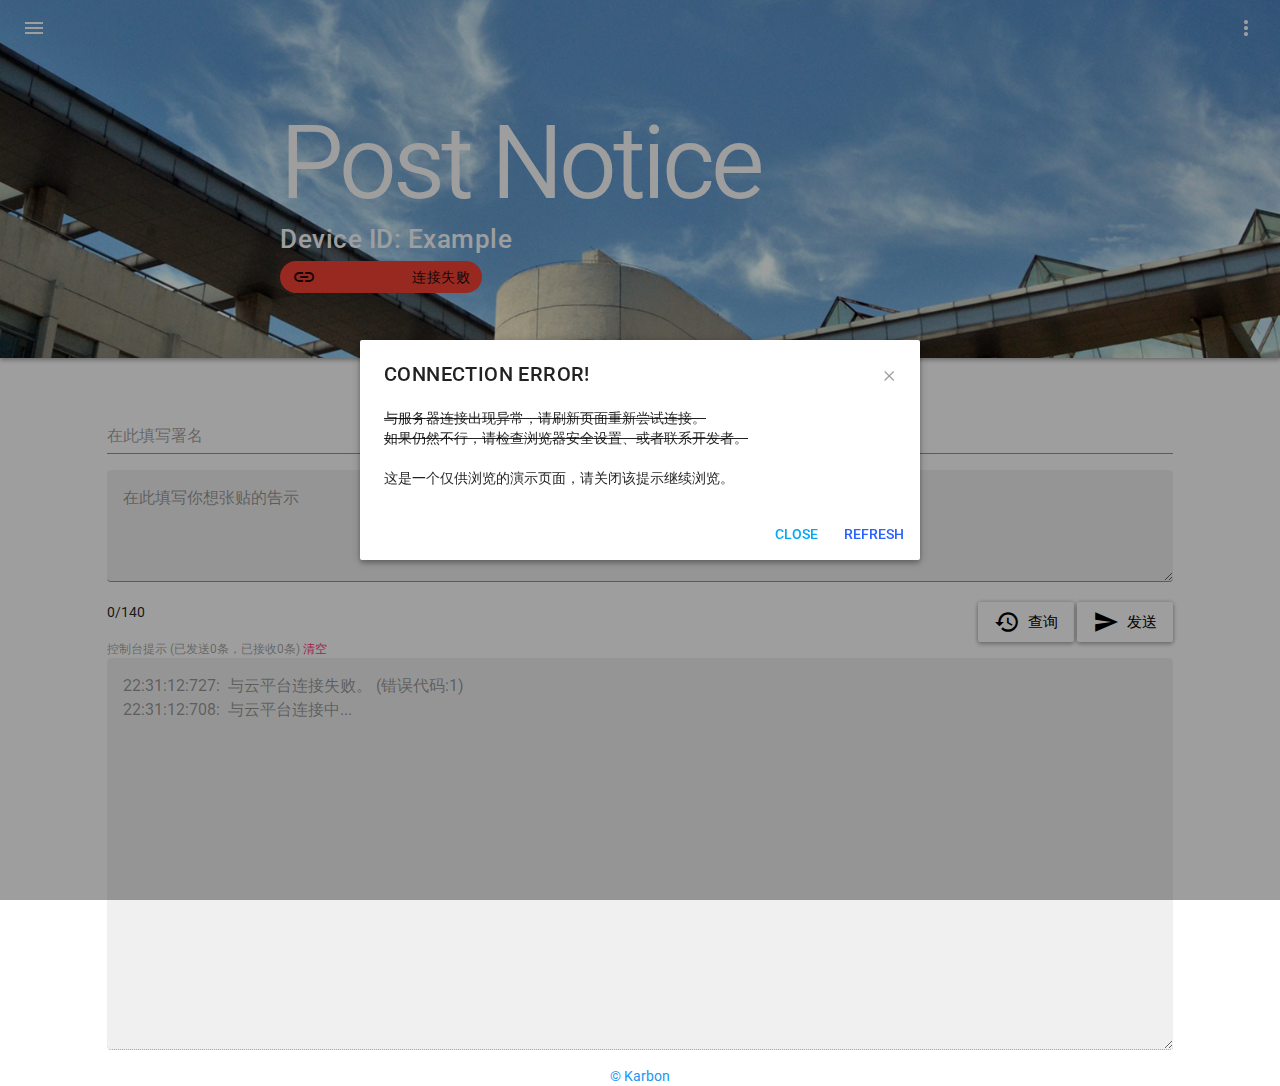
<file: device/control/example.html>
<!DOCTYPE html>
<html lang="zh-cmn-Hans">

<script lang="javascript">  // 这里填写登录和设备信息
    var thisUserID = 'Example';
    var thisUserPassword = 'Example';
    var thisDeviceID = 'Example';
    var recv00 = 0;
</script>

<head>
    <link rel="shortcut icon" href="../../favicon.ico" />
    <!-- Required meta tags -->
    <meta charset="utf-8">
    <meta content="initial-scale=1, shrink-to-fit=no, width=device-width" name="viewport">
    <title>eInkBoard Post Notice</title>

    <!-- CSS -->
    <!-- Add Material font (Roboto) and Material icon as needed -->
    <link
        href="https://fonts.googleapis.com/css?family=Roboto:300,300i,400,400i,500,500i,700,700i|Roboto+Mono:300,400,700|Roboto+Slab:300,400,700"
        rel="stylesheet">
    <link href="https://fonts.googleapis.com/icon?family=Material+Icons" rel="stylesheet">

    <!-- Add Material CSS, replace Bootstrap CSS -->
    <link href="../../css/material.css" rel="stylesheet">


    <!-- Optional JavaScript -->
    <!-- jQuery first, then Popper.js, then Bootstrap JS -->
    <script src="https://code.jquery.com/jquery-3.3.1.slim.min.js"></script>
    <script src="https://cdnjs.cloudflare.com/ajax/libs/popper.js/1.14.3/umd/popper.min.js"></script>
    <script src="https://stackpath.bootstrapcdn.com/bootstrap/4.1.1/js/bootstrap.min.js"></script>

    <!-- Then Material JavaScript on top of Bootstrap JavaScript -->
    <script src="../../js/material.js"></script>

    <!-- Favicons -->
    <meta content="#2196f3" name="theme-color">

    <!-- CSS only for eINkBoard_web -->
    <link href="../../css/eInkBoard_web.css" rel="stylesheet">
    <style type="text/css">
        .my-shellwidth {
            -ms-flex: 0 0 83.333333%;
            flex: 0 0 83.333333%;
            max-width: 83.333333%;
            margin-left: auto;
            margin-right: auto;
        }

        .my-buttonArea {
            color: white;
            float: right;
        }

        .my-querybutton {
            background-color: white !important;
            color: black !important;
        }

        .my-sendbutton {
            background-color: white !important;
            color: black !important;
        }

        .my-title-widescreen {
            font-size: 8vw;
            font-weight: 360;
            letter-spacing: -.04em;
            line-height: 1;
        }

        /* 这里还能填些仅供此页面使用的CSS */
    </style>


    <script lang="javascript">
        function showConnecting() // 连接中显示的提示
        {
            $(".my-state-bgcolor").removeClass("my-state-bgcolor-connected");
            $(".my-state-bgcolor").removeClass("my-state-bgcolor-connectFailed");
            $("#connectState").text(' 连接中，等待设备回应...');
            $("#connectStateIcon").text('link_off');
        }

        function showConnected() // 收到任意数据后表示连接成功
        {
            $(".my-state-bgcolor").removeClass("my-state-bgcolor-connectFailed");
            $(".my-state-bgcolor").addClass("my-state-bgcolor-connected");
            $("#connectStateIcon").text('link');
            $("#connectState").text(' 已连接');
        }

        function showConnectFailed() // 连接失败的提示
        {
            $(".my-state-bgcolor").removeClass("my-state-bgcolor-connected");
            $(".my-state-bgcolor").addClass("my-state-bgcolor-connectFailed");
            $("#connectState").text(' 连接失败');
            $("#connectStateIcon").text('link_off');
            $('#connectErrorModal').modal('show');
        }

        window.onpageshow = function () {
            if (document.documentElement.clientWidth > 800) {
                $(".my-title").addClass("my-title-widescreen");
                $(".my-subtitle").addClass("my-subtitle-widescreen");
            }
            else {
                $(".my-title").removeClass("my-title-widescreen");
                $(".my-subtitle").removeClass("my-subtitle-widescreen");
            }
            clearCounter();
            connect();
        }
        window.onresize = function () {
            if (document.documentElement.clientWidth > 800) {
                $(".my-title").addClass("my-title-widescreen");
                $(".my-subtitle").addClass("my-subtitle-widescreen");
            }
            else {
                $(".my-title").removeClass("my-title-widescreen");
                $(".my-subtitle").removeClass("my-subtitle-widescreen");
            }
        }</script>

    <!-- NBIOT相关 -->
    <script src="../mqttws31.js"></script>
    <script src="../usrCloud.js"></script>
    <!-- emailjs相关 -->
    <script type="text/javascript" src="https://cdn.emailjs.com/sdk/2.1.0/email.min.js"></script>
</head>

<body>
    <header class="navbar my-navbar-fixed-top toolbar-waterfall">
        <button aria-controls="navdrawerDefault" aria-expanded="false" aria-label="Toggle Navdrawer"
            class="navbar-toggler mr-3" data-target="#navdrawerDefault" data-toggle="navdrawer">
            <span class="navbar-toggler-icon"></span>
        </button>
        <a class="my-navbar-brand">
            eInkBoard
        </a>
        <div class="ml-3">
            <div class="dropdown">
                <button aria-expanded="false" aria-haspopup="true" class="navbar-toggler" data-toggle="dropdown"
                    id="doc-dropdown-follow" type="button">
                    <i class="material-icons mx-auto">more_vert</i>
                </button>
                <div aria-labelledby="doc-dropdown-follow" class="dropdown-menu dropdown-menu-right">
                    <a class="dropdown-item text-body" href="https://github.com/CSY-tvgo" target="blank">
                        <i class="material-icons mr-3">code</i>Follow me on GitHub</a>
                    <a class="dropdown-item text-body" data-toggle="modal" data-target="#aboutUs">
                        <i class="material-icons mr-3 text-danger">favorite</i>Made by Karbon</a>
                </div>
            </div>
        </div>
        <script lang="javascript">
            $(window).scroll(function () {
                if ($(".navbar").offset().top > 0) {
                    $(".my-navbar-fixed-top").addClass("my-navbar-fixed-top-show");
                    $(".my-navbar-brand").addClass("my-navbar-brand-show");
                }
                else {
                    $(".my-navbar-fixed-top").removeClass("my-navbar-fixed-top-show");
                    $(".my-navbar-brand").removeClass("my-navbar-brand-show");
                }
            })</script>
    </header>


    <div class="jumbotron jumbotron-fluid my-banner">
        <div class="container">
            <div class="row justify-content-center">
                <div class="col-lg-10 col-xl-8">
                    <h1 class="my-title" id="doc-main-h1">Post Notice</h1>
                    <p class="font-weight-light my-subtitle">Device ID:
                        <script lang="javascript">
                            document.write(thisDeviceID)
                        </script>
                        <br />
                        <span class="chip my-state-bgcolor"><i class="material-icons">
                                <span id="connectStateIcon" class='info'>link-off</span>
                            </i>
                            <span id="connectState" class='info'>网页加载中...</span>
                        </span>
                        <br />
                    </p>
                </div>
            </div>
        </div>
    </div>

    <!-- 页面主体内容 -->
    <div class="form-group my-shellwidth">
        <div class="form-group">
            <div class="floating-label">
                <label for="userInputArea">在此填写署名</label>
                <input class="form-control" id="userInputArea" placeholder="每个署名的告示只能同时存在一条" type="text"
                    oninput="refreshInputCounter()">
            </div>
        </div>
        <div class="floating-label textfield-box">
            <label for="msgInputArea">在此填写你想张贴的告示</label>
            <textarea class="form-control" id="msgInputArea" placeholder="只允许发送ASCII字符" rows="3"
                oninput="refreshInputCounter()"></textarea>
        </div>
        <br />
        <span id="inputCounter" class='info'>0/140</span>

        <div class="my-buttonArea">
            <a class="btn btn-lg btn-light mb-3 my-querybutton"
                onclick="refreshInputCounter();confirmContent.value='/query notices'; publishRawToDev()">
                <i class="material-icons mr-2">history</i>查询
            </a>
            <a class="btn btn-lg btn-light mb-3 my-sendbutton"
                onclick="refreshInputCounter();$('#confirmModal').modal('show')">
                <i class="material-icons mr-2">send</i>发送
            </a>
        </div>
    </div>

    <div class="form-group my-shellwidth">
        <div class="textfield-box">
            <label for="consoleNotice">控制台提示
                <span id="dataCounter" class='info'>(已发送0条，已接收0条)</span>
                <script lang="javascript">
                    var sendCount = 0;
                    var recvCount = 0;
                    var nowtime;
                    var year;
                    var month;
                    var date;
                    var hour;
                    var minute;
                    var second;
                    var timezone;
                    var buf;
                    function refreshInputCounter()  // 刷新输入计数
                    {
                        userInputArea.value = userInputArea.value.replace(/[^\x20-\x7E]/g, ''); // 排除非ASCII字符
                        if (userInputArea.value.length > 20) // 限制字符长度
                        {
                            userInputArea.value = userInputArea.value.substr(0, 20);
                        }
                        msgInputArea.value = msgInputArea.value.replace(/[^\x20-\x7E]/g, ''); // 排除非ASCII字符
                        if (msgInputArea.value.length > 140)  // 限制字符长度
                        {
                            msgInputArea.value = msgInputArea.value.substr(0, 140);
                        }
                        $("#inputCounter").text(msgInputArea.value.length + "/140");

                        nowtime = new Date();
                        year = PrefixInteger(nowtime.getFullYear(), 4);
                        month = PrefixInteger(nowtime.getMonth() + 1, 2);
                        date = PrefixInteger(nowtime.getDate(), 2);
                        hour = PrefixInteger(nowtime.getHours(), 2);
                        minute = PrefixInteger(nowtime.getMinutes(), 2);
                        second = PrefixInteger(nowtime.getSeconds(), 2);
                        millisecond = PrefixInteger(nowtime.getMilliseconds(), 3);
                        timezone = PrefixInteger(-nowtime.getTimezoneOffset(), 4);
                        buf = "UTC " + -nowtime.getTimezoneOffset() / 60 + "时区 " + month + "月" + date + "日 " + hour + ":" + minute;
                        confirmTime.value = buf;
                        queryTime.value = buf;
                        confirmSignature.value = userInputArea.value;
                        confirmContent.value = msgInputArea.value;
                    }
                    function refreshCounter()  // 刷新收发计数
                    {
                        $("#dataCounter").text("(已发送" + sendCount + "条，已接收" + recvCount + "条)");
                    }
                    function clearCounter()  // 清除收发计数
                    {
                        sendCount = 0;
                        recvCount = 0;
                        refreshCounter();
                        consoleNotice.value = '';
                    }
                </script>
                <a class="text-right" href="javascript:clearCounter()">清空</a>
            </label>
            <textarea class="form-control" id="consoleNotice" placeholder="" rows="15" readonly="readonly"></textarea>
        </div>
    </div>

    <script lang="javascript">
        function PrefixInteger(num, length) // 数字前面自动补0
        {
            return (Array(length).join('0') + num).slice(-length);
        }

        function getNowTime() // 获取当前时间
        {
            var nowtime = new Date();
            var hh = nowtime.getHours();
            var mm = nowtime.getMinutes();
            var ss = nowtime.getSeconds();
            var mls = nowtime.getMilliseconds();
            return PrefixInteger(hh, 2) + ':' +
                PrefixInteger(mm, 2) + ':' +
                PrefixInteger(ss, 2) + ':' +
                PrefixInteger(mls, 3) + ':';
        }

        function addConsoleNotice(newcontent) // 在控制台中输出新消息
        {
            consoleNotice.value = getNowTime() + "  " + newcontent + "\n" + consoleNotice.value;
        }
    </script>

    <footer class="ui-footer">
        <a class="container d-flex justify-content-center my-color-text" href="https://github.com/CSY-tvgo"
            target="_blank">
            © Karbon </a>
    </footer>

    <!-- navdrawer -->
    <div aria-hidden="
            true" class="navdrawer" id="navdrawerDefault" tabindex="-1">
        <div class="navdrawer-content">
            <div class="navdrawer-header">
                <a class="navbar-brand px-0" href="#">eInkBoard</a>
            </div>

            <ul class="navdrawer-nav">
                <li class="nav-item">
                    <a class="nav-link" href="../../index.html" target="_blank">
                        <i class="material-icons mr-3">home</i>Home</a>
                </li>
                <li class="nav-item">
                    <a class="nav-link active my-color-text" href="../control/example.html">
                        <i class="material-icons mr-3">settings_remote</i>Post Notice</a>
                </li>
                <li class="nav-item">
                    <a class="nav-link" href="../debug/example.html">
                        <i class="material-icons mr-3">build</i>Debug</a>
                </li>
            </ul>

            <div class="navdrawer-divider"></div>
            <p class="navdrawer-subheader">About</p>
            <ul class="navdrawer-nav">
                <li class="nav-item">
                    <a class="nav-link" href="../../help.html">
                        <i class="material-icons mr-3">help</i>Help</a>
                </li>
                <li class="nav-item">
                    <a class="nav-link" href="../../techreport.html" target="_blank">
                        <i class="material-icons mr-3">attachment</i>Technical Report </a>
                </li>
                <li class="nav-item">
                    <a class="nav-link" data-toggle="modal" data-target="#aboutUs">
                        <i class="material-icons mr-3">info</i>About Developers</a>
                </li>
            </ul>
        </div>
    </div>

    <!-- Modal (About Us) -->
    <div class="modal fade" id="aboutUs" tabindex="-1" role="dialog" aria-labelledby="aboutUsTitle" aria-hidden="true">
        <div class="modal-dialog" role="document">
            <div class="modal-content">
                <div class="modal-header">
                    <h5 class="modal-title" id="aboutUsTitle">About Us</h5>
                    <button type="button" class="close" data-dismiss="modal" aria-label="Close">
                        <span aria-hidden="true">&times;</span>
                    </button>
                </div>
                <div class="modal-body">
                    <center>
                        <img src="..\..\assets\others\authorphoto.jpg" width="50%" class="img-fluid"
                            alt="Responsive image">
                        <br />
                        <h2>Karbon</h2>
                        <h3>from SEUCXC</h3>
                    </center>
                </div>
                <div class="modal-footer">
                    <button type="button" class="btn my-btn-secondary my-color-text" data-dismiss="modal">Close</button>
                </div>
            </div>
        </div>
    </div>

    <!-- Modal (连接异常时的提示) -->
    <div class="modal fade" id="connectErrorModal" tabindex="-1" role="dialog" aria-labelledby="connectErrorModalTitle"
        aria-hidden="true">
        <div class="modal-dialog modal-dialog-centered" role="document">
            <div class="modal-content">
                <div class="modal-header">
                    <h5 class="modal-title" id="connectErrorModalTitle">CONNECTION ERROR!</h5>
                    <button type="button" class="close" data-dismiss="modal" aria-label="Close">
                        <span aria-hidden="true">&times;</span>
                    </button>
                </div>
                <div class="modal-body">
                    <s>与服务器连接出现异常，请刷新页面重新尝试连接。
                        <br /> 如果仍然不行，请检查浏览器安全设置、或者联系开发者。</s>
                    <br />
                    <br />
                    这是一个仅供浏览的演示页面，请关闭该提示继续浏览。
                </div>
                <div class="modal-footer">
                    <button type="button" class="btn my-color-text-light" data-dismiss="modal">Close</button>
                    <button type="button" onclick="location.reload(true)"
                        class="btn my-color-text-dark">Refresh</button>
                </div>
            </div>
        </div>
    </div>

    <!-- Modal (发送前的确认) -->
    <div class="modal fade" id="confirmModal" tabindex="-1" role="dialog" aria-labelledby="confirmModalTitle"
        aria-hidden="true">
        <div class="modal-dialog modal-dialog-centered" role="document">
            <div class="modal-content">
                <div class="modal-header">
                    <h5 class="modal-title" id="confirmModalTitle">Confirm?</h5>
                    <button type="button" class="close" data-dismiss="modal" aria-label="Close">
                        <span aria-hidden="true">&times;</span>
                    </button>
                </div>
                <div class="modal-body">
                    <div class="form-group">
                        <label for="confirmTime">发送时间</label>
                        <input class="form-control" id="confirmTime" readonly="readonly">
                    </div>
                    <div class="form-group">
                        <label for="confirmSignature">署名</label>
                        <input class="form-control" id="confirmSignature" readonly="readonly">
                    </div>
                    <div class="form-group">
                        <label for="confirmContent">发送内容</label>
                        <textarea class="form-control" id="confirmContent" rows="3" readonly="readonly"></textarea>
                    </div>
                    <h5>请核对以上内容，确认要发送吗？</h5>
                </div>
                <div class="modal-footer">
                    <button type="button" class="btn my-color-text-light" data-dismiss="modal">我再改改</button>
                    <button type="button" onclick="$('#confirmModal').modal('hide');publishRawToDev();"
                        class="btn my-color-text-dark">确认</button>
                </div>
            </div>
        </div>
    </div>

    <!-- Modal (No Signature) -->
    <div class="modal fade" id="signatureError" tabindex="-1" role="dialog" aria-labelledby="signatureErrorTitle"
        aria-hidden="true">
        <div class="modal-dialog modal-dialog-centered" role="document">
            <div class="modal-content">
                <div class="modal-header">
                    <h5 class="modal-title" id="signatureErrorTitle">No Signature</h5>
                    <button type="button" class="close" data-dismiss="modal" aria-label="Close">
                        <span aria-hidden="true">&times;</span>
                    </button>
                </div>
                <div class="modal-body">
                    <center>
                        <h2>无法发送，请填写署名。</h2>
                    </center>
                </div>
                <div class="modal-footer">
                    <button type="button" class="btn my-btn-secondary my-color-text" data-dismiss="modal">Close</button>
                </div>
            </div>
        </div>
    </div>

    <!-- Modal (No Content) -->
    <div class="modal fade" id="contentError" tabindex="-1" role="dialog" aria-labelledby="contentErrorTitle"
        aria-hidden="true">
        <div class="modal-dialog modal-dialog-centered" role="document">
            <div class="modal-content">
                <div class="modal-header">
                    <h5 class="modal-title" id="contentErrorTitle">No Content</h5>
                    <button type="button" class="close" data-dismiss="modal" aria-label="Close">
                        <span aria-hidden="true">&times;</span>
                    </button>
                </div>
                <div class="modal-body">
                    <center>
                        <h2>无法发送，请填写内容。</h2>
                    </center>
                </div>
                <div class="modal-footer">
                    <button type="button" class="btn my-btn-secondary my-color-text" data-dismiss="modal">Close</button>
                </div>
            </div>
        </div>
    </div>

    <!-- Modal (告示已发送) -->
    <div class="modal fade" id="noticeSentModal" tabindex="-1" role="dialog" aria-labelledby="noticeSentModalTitle"
        aria-hidden="true">
        <div class="modal-dialog modal-dialog-centered" role="document">
            <div class="modal-content">
                <div class="modal-header">
                    <h5 class="modal-title" id="noticeSentModalTitle">Notice Sent.</h5>
                    <button type="button" class="close" data-dismiss="modal" aria-label="Close">
                        <span aria-hidden="true">&times;</span>
                    </button>
                </div>
                <div class="modal-body">
                    <center>
                        <h2>已发出。</h2>
                        <br />通常需要10秒左右来张贴，请稍等。
                        <br />若迟迟没有提示发送成功，请不要修改内容，直接点击发送按钮重新发送。
                    </center>
                </div>
                <div class="modal-footer">
                    <button type="button" class="btn my-btn-secondary my-color-text" data-dismiss="modal">Close</button>
                </div>
            </div>
        </div>
    </div>

    <!-- Modal (告示已确认张贴) -->
    <div class="modal fade" id="noticePostedModal" tabindex="-1" role="dialog" aria-labelledby="noticePostedModalTitle"
        aria-hidden="true">
        <div class="modal-dialog modal-dialog-centered" role="document">
            <div class="modal-content">
                <div class="modal-header">
                    <h5 class="modal-title" id="noticePostedModalTitle">Notice Posted.</h5>
                    <button type="button" class="close" data-dismiss="modal" aria-label="Close">
                        <span aria-hidden="true">&times;</span>
                    </button>
                </div>
                <div class="modal-body">
                    <center>
                        <h2>发送成功，已张贴。</h2>
                    </center>
                </div>
                <div class="modal-footer">
                    <button type="button" class="btn my-btn-secondary my-color-text" data-dismiss="modal">Close</button>
                </div>
            </div>
        </div>
    </div>

    <!-- Modal (署名已存在，告示张贴失败) -->
    <div class="modal fade" id="noticePostFailedModal" tabindex="-1" role="dialog"
        aria-labelledby="noticePostFailedModalTitle" aria-hidden="true">
        <div class="modal-dialog modal-dialog-centered" role="document">
            <div class="modal-content">
                <div class="modal-header">
                    <h5 class="modal-title" id="noticePostFailedModalTitle">Notice Post Failed.</h5>
                    <button type="button" class="close" data-dismiss="modal" aria-label="Close">
                        <span aria-hidden="true">&times;</span>
                    </button>
                </div>
                <div class="modal-body">
                    <center>
                        <h2>告示张贴失败，该署名已张贴过。</h2>
                        <br />若需要张贴其他告示，请修改署名。
                    </center>
                </div>
                <div class="modal-footer">
                    <button type="button" class="btn my-btn-secondary my-color-text" data-dismiss="modal">Close</button>
                </div>
            </div>
        </div>
    </div>

    <!-- Modal (queryCommandSend) -->
    <div class="modal fade" id="queryCommandSend" tabindex="-1" role="dialog" aria-labelledby="queryCommandSendTitle"
        aria-hidden="true">
        <div class="modal-dialog modal-dialog-centered" role="document">
            <div class="modal-content">
                <div class="modal-header">
                    <h5 class="modal-title" id="queryCommandSendTitle">Query Command Sent.</h5>
                    <button type="button" class="close" data-dismiss="modal" aria-label="Close">
                        <span aria-hidden="true">&times;</span>
                    </button>
                </div>
                <div class="modal-body">
                    <center>
                        <h2>查询指令已发出，请稍等。</h2>
                        <br />查询成功将自动弹出查询结果，未成功请重新点击查询按钮。
                    </center>
                </div>
                <div class="modal-footer">
                    <button type="button" class="btn my-btn-secondary my-color-text" data-dismiss="modal">Close</button>
                </div>
            </div>
        </div>
    </div>

    <!-- Modal (查询结果显示) -->
    <div class="modal fade" id="queryResultModal" tabindex="-1" role="dialog" aria-labelledby="queryResultModalTitle"
        aria-hidden="true">
        <div class="modal-dialog modal-dialog-centered" role="document">
            <div class="modal-content">
                <div class="modal-header">
                    <h5 class="modal-title" id="queryResultModalTitle">查询成功</h5>
                    <button type="button" class="close" data-dismiss="modal" aria-label="Close">
                        <span aria-hidden="true">&times;</span>
                    </button>
                </div>
                <div class="modal-body">
                    <div class="form-group">
                        <label for="queryTime">查询时间</label>
                        <input class="form-control" id="queryTime" readonly="readonly">
                    </div>
                    <div class="form-group">
                        <label for="queryResult">屏幕上当前显示的内容</label>
                        <textarea class="form-control" id="queryResult" rows="10" readonly="readonly"></textarea>
                    </div>
                </div>
                <div class="modal-footer">
                    <button type="button" class="btn my-btn-secondary my-color-text" data-dismiss="modal">Close</button>
                </div>
            </div>
        </div>
    </div>

    <!-- Modal (clearCommandSend) -->
    <div class="modal fade" id="clearCommandSend" tabindex="-1" role="dialog" aria-labelledby="clearCommandSendTitle"
        aria-hidden="true">
        <div class="modal-dialog modal-dialog-centered" role="document">
            <div class="modal-content">
                <div class="modal-header">
                    <h5 class="modal-title" id="clearCommandSendTitle">Clear Command Sent.</h5>
                    <button type="button" class="close" data-dismiss="modal" aria-label="Close">
                        <span aria-hidden="true">&times;</span>
                    </button>
                </div>
                <div class="modal-body">
                    <center>
                        <h2>清屏指令已发出。</h2>
                        <br />若清屏失败请重新发送指令。
                    </center>
                </div>
                <div class="modal-footer">
                    <button type="button" class="btn my-btn-secondary my-color-text" data-dismiss="modal">Close</button>
                </div>
            </div>
        </div>
    </div>

    <!-- Modal (清屏确认成功的提示) -->
    <div class="modal fade" id="clearConfirmedModal" tabindex="-1" role="dialog"
        aria-labelledby="clearConfirmedModalTitle" aria-hidden="true">
        <div class="modal-dialog modal-dialog-centered" role="document">
            <div class="modal-content">
                <div class="modal-header">
                    <h5 class="modal-title" id="clearConfirmedModalTitle">Cleared. </h5>
                    <button type="button" class="close" data-dismiss="modal" aria-label="Close">
                        <span aria-hidden="true">&times;</span>
                    </button>
                </div>
                <div class="modal-body">
                    <center>
                        <h2>清屏成功。</h2>
                    </center>
                </div>
                <div class="modal-footer">
                    <button type="button" class="btn my-btn-secondary my-color-text" data-dismiss="modal">Close</button>
                </div>
            </div>
        </div>
    </div>


    <script lang="javascript">

        /**
         * 登录
         */
        function connect() {
            addConsoleNotice("与云平台连接中...");
            usrCloud.USR_Connect(thisUserID, thisUserPassword);
        }

        /**
         * 取消登录
         */
        function disConnect() {
            usrCloud.USR_DisConnect();
        }

        /**
         * 连接成功回调
         */
        function USR_onConnAck(event) {
            console.log(event);
            if (event.code == 0) {
                addConsoleNotice("与云平台的连接已建立。");
                subscribeDevRaw();
            } else {
                addConsoleNotice("与云平台连接失败。 (错误代码:" + event.code + ")");
                showConnectFailed();
            }
        }

        /**
         * 连接丢失回调（云组态和云交换机共用）
         */
        function USR_onConnLost(event) {
            console.log(event);
            addConsoleNotice("与云平台的连接丢失。 (错误代码:" + event.code + ")");
            showConnectFailed();
        }

        /**
         * 订阅成功回调（云组态和云交换机共用）
         */
        function USR_onSubscribeAck(event) {
            console.log(event);
            //判断返回函数名
            if (event.code === 0) {
                addConsoleNotice("订阅设备成功。");
                showConnecting();
            } else {
                addConsoleNotice("订阅设备失败。(错误代码:" + event.code + ")");
                showConnectFailed();
            }
        }

        /**
         * 取消订阅成功回调（云组态和云交换机共用）
         */
        function USR_onUnSubscribeAck(event) {
            console.log(event);
            if (event.code === 0) {
                addConsoleNotice("取消订阅设备成功。");
            } else {
                addConsoleNotice("取消订阅设备失败。 (错误代码:" + event.code + ")");
            }
        }

        /**
         * 接收设备原始数据流回调（云交换机）
         */
        function USR_onRcvRawFromDev(event) {
            showConnected();
            console.log(event);
            if (recv00 == 0) {
                addConsoleNotice("收到设备信息，与设备的连接已确认。");
                recv00 = 1;
            }
            if (event.payload != 0) {
                var recvStr = buf2str(event.payload);
                var recvHex = buf2HexStr(event.payload)
                recvCount++;
                refreshCounter();
                addConsoleNotice("收到设备反馈:\"" + recvStr + "\" ( 原始数据的十六进制码为:" + recvHex + ")");
                var sigIndex = recvStr.indexOf(confirmSignature.value);
                var postedTagIndex = recvStr.indexOf("\x02");
                var queryTagIndex = recvStr.indexOf("\x05");
                var clearTagIndex = recvStr.indexOf("\x0c");

                if (sigIndex > -1 && userInputArea.value != "") // 只对发送数据的用户弹窗
                {
                    var postFailedTagIndex = recvStr.indexOf("\x03");
                    if (postFailedTagIndex != -1) // 若署名已存在，张贴失败
                    {
                        $('#noticePostFailedModal').modal('show');
                        return;
                    }

                    if (postedTagIndex != -1 && sigIndex < postedTagIndex) // 张贴成功
                    {
                        if (0) // XXX: 本地测试时改成0
                        {
                            emailjs.send("yahoo", "template_yPqHS84K",
                                {
                                    "Time": year + "年" + month + "月" + date + "日 " +
                                        hour + "时" + minute + "分" + second + "秒" + millisecond + "毫秒 " +
                                        "(UTC " + -nowtime.getTimezoneOffset() / 60 + "时区)",
                                    "signature": confirmSignature.value,
                                    "abstractcontent": confirmContent.value.substr(0, 20),
                                    "content": confirmContent.value,
                                    "deviceID": thisDeviceID,
                                    "ejs_dashboard__test_template": true
                                }).then(function (response) {
                                    console.log('SUCCESS!', response.status, response.text);
                                }, function (error) {
                                    console.log('FAILED...', error);
                                });
                        }
                        $('#noticePostedModal').modal('show');
                    }
                    else if (queryTagIndex != -1 && sigIndex < queryTagIndex) // 查询成功
                    {
                        queryResult.value = recvStr.substr(recvStr.indexOf("\x05") + 1, recvStr.length);
                        $('#queryResultModal').modal('show');
                    }
                    else if (clearTagIndex != -1 && sigIndex < clearTagIndex) // 清屏成功
                    {
                        $('#clearConfirmedModal').modal('show');
                    }
                }
            }
        }

        var usrCloud = new UsrCloud();
        //定义回调
        var callback = {
            USR_onConnAck: USR_onConnAck,
            USR_onConnLost: USR_onConnLost,
            USR_onSubscribeAck: USR_onSubscribeAck,
            USR_onUnSubscribeAck: USR_onUnSubscribeAck,
            USR_onRcvRawFromDev: USR_onRcvRawFromDev
        };
        //初始化
        usrCloud.Usr_Init("127.0.0.1", 443, 2, callback); // 因为是演示，所以不会去访问usr的服务器
        emailjs.init("");
        /**
         * 订阅设备原始数据流（云交换机）
         */
        function subscribeDevRaw() {
            usrCloud.USR_SubscribeDevRaw(thisDeviceID);
        }

        /**
         * 取消订阅设备原始数据流（云交换机）
         */
        function unSubscribeDevRaw() {
            var result;
            result = usrCloud.USR_UnSubscribeDevRaw(thisDeviceID);
        }

        /**
         * 发送原始数据流（云交换机）
         */
        function publishRawToDev() {
            if (confirmSignature.value.length < 1) {
                $('#signatureError').modal('show');
                return;
            }
            if (confirmContent.value.length < 1) {
                $('#contentError').modal('show');
                return;
            }
            var payload;
            userInputArea.value = userInputArea.value.replace(/[^\x20-\x7E]/g, ''); // 排除非ASCII字符
            msgInputArea.value = msgInputArea.value.replace(/[^\x20-\x7E]/g, ''); // 排除非ASCII字符
            // 0x02张贴 0x05查询 0x0c清除
            var commandCode = 0;
            if (confirmSignature.value == "admin" && confirmContent.value == "/clear all") // 清屏
            {
                payload = month + date + hour + minute + timezone + ":" + confirmSignature.value + "\x0c" + " pushed command: /clear all";
                commandCode = 3;
            }
            else if (confirmContent.value == "/query notices")  // 查询
            {
                payload = month + date + hour + minute + timezone + ":" + confirmSignature.value + "\x05" + " pushed command: /query notices";
                commandCode = 2;
            }
            else //张贴
            {
                payload = month + date + hour + minute + timezone + ":" + confirmSignature.value + "\x02" + confirmContent.value;
                commandCode = 1;
            }
            var dataByte = [];
            //获取消息UTF-8编码字节长度并创建Uint8Array字节数组
            for (var i = 0; i < payload.length; i++) {
                dataByte[i] = payload.charCodeAt(i);
            }
            stringToUTF8(payload, dataByte, 0);
            var result;
            result = usrCloud.USR_PublishRawToDev(thisDeviceID, dataByte);
            if (result !== 0) // 发送失败
            {
                addConsoleNotice("发送失败。 (错误代码:" + result + ")");
                $('#connectErrorModal').modal('show');
            }
            else  // 发送成功
            {
                addConsoleNotice("已发送字符串:\"" + payload + "\" ( 原始数据的十六进制码为:" + stringToHex(payload) + " )");
                sendCount++;
                refreshCounter();

                if (commandCode == 1) {
                    $('#noticeSentModal').modal('show');
                }
                else if (commandCode == 2) {
                    $('#queryCommandSend').modal('show');
                }
                else if (commandCode == 3) {
                    $('#clearCommandSend').modal('show');
                }
            }
        }

    </script>
</body>

</html>
</file>
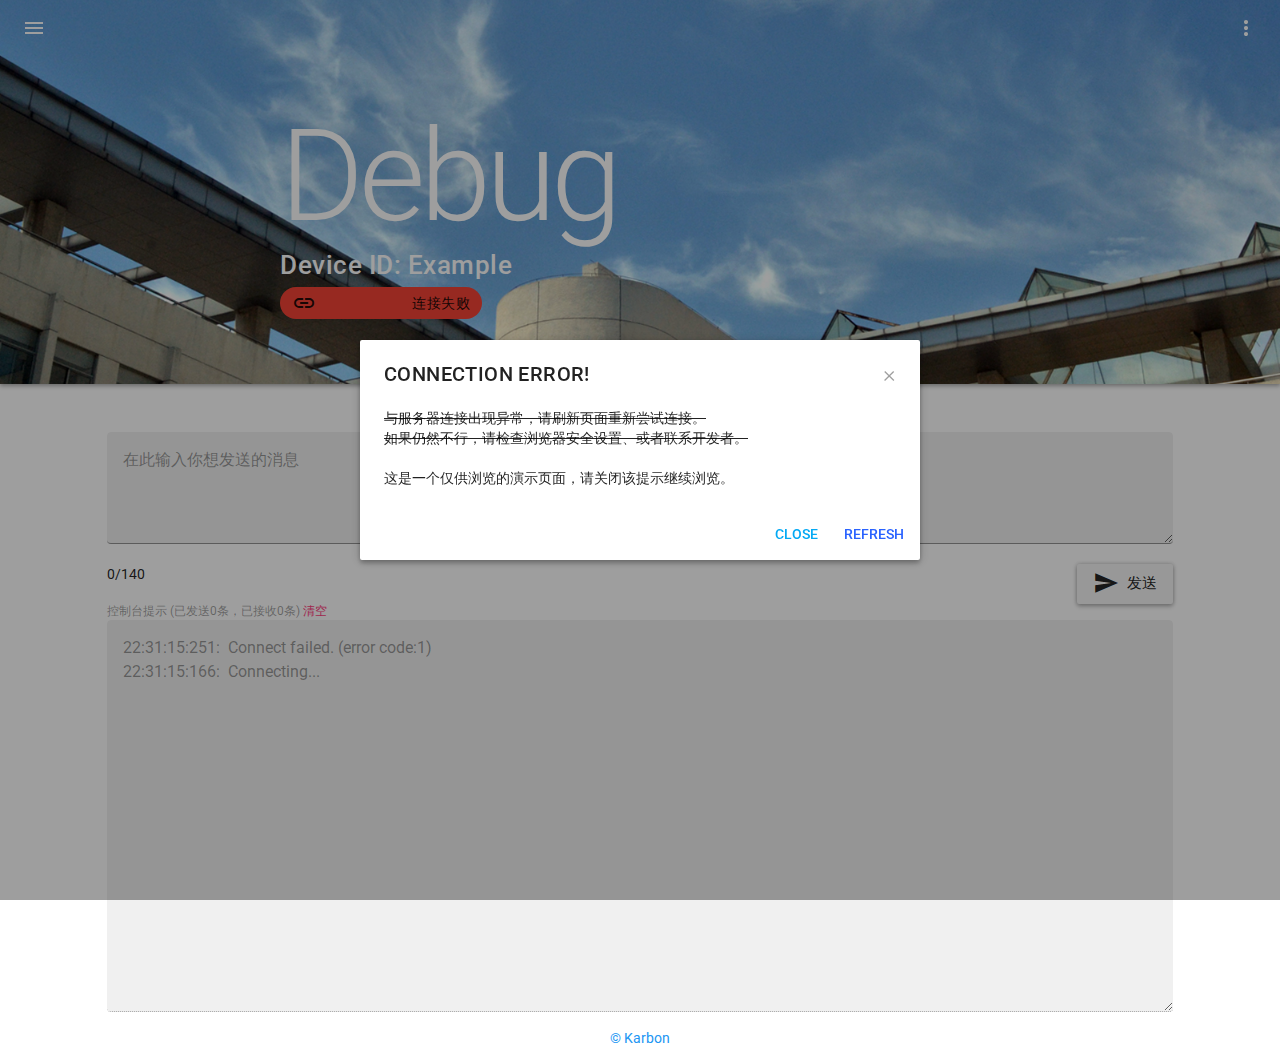
<file: device/debug/example.html>
<!DOCTYPE html>
<html lang="zh-cmn-Hans">

<script lang="javascript">  // 这里填写登录和设备信息
    var thisUserID = 'Example';
    var thisUserPassword = 'Example';
    var thisDeviceID = 'Example';
    var recv00 = 0;
</script>

<head>
    <link rel="shortcut icon" href="../../favicon.ico" />
    <!-- Required meta tags -->
    <meta charset="utf-8">
    <meta content="initial-scale=1, shrink-to-fit=no, width=device-width" name="viewport">
    <title>eInkBoard Debug</title>

    <!-- CSS -->
    <!-- Add Material font (Roboto) and Material icon as needed -->
    <link
        href="https://fonts.googleapis.com/css?family=Roboto:300,300i,400,400i,500,500i,700,700i|Roboto+Mono:300,400,700|Roboto+Slab:300,400,700"
        rel="stylesheet">
    <link href="https://fonts.googleapis.com/icon?family=Material+Icons" rel="stylesheet">

    <!-- Add Material CSS, replace Bootstrap CSS -->
    <link href="../../css/material.css" rel="stylesheet">


    <!-- Optional JavaScript -->
    <!-- jQuery first, then Popper.js, then Bootstrap JS -->
    <script src="https://code.jquery.com/jquery-3.3.1.slim.min.js"></script>
    <script src="https://cdnjs.cloudflare.com/ajax/libs/popper.js/1.14.3/umd/popper.min.js"></script>
    <script src="https://stackpath.bootstrapcdn.com/bootstrap/4.1.1/js/bootstrap.min.js"></script>

    <!-- Then Material JavaScript on top of Bootstrap JavaScript -->
    <script src="../../js/material.js"></script>

    <!-- Favicons -->
    <meta content="#2196f3" name="theme-color">

    <!-- CSS only for eINkBoard_web -->
    <link href="../../css/eInkBoard_web.css" rel="stylesheet">
    <style type="text/css">
        .my-shellwidth {
            -ms-flex: 0 0 83.333333%;
            flex: 0 0 83.333333%;
            max-width: 83.333333%;
            margin-left: auto;
            margin-right: auto;
        }

        .my-sendbutton {
            color: white;
            float: right;
        }

        /* 这里还能填些仅供此页面使用的CSS */
    </style>


    <script lang="javascript">
        function showConnecting() // 连接中显示的提示
        {
            $(".my-state-bgcolor").removeClass("my-state-bgcolor-connected");
            $(".my-state-bgcolor").removeClass("my-state-bgcolor-connectFailed");
            $("#connectState").text(' 连接中，等待设备回应...');
            $("#connectStateIcon").text('link_off');
        }

        function showConnected() // 收到任意数据后表示连接成功
        {
            $(".my-state-bgcolor").removeClass("my-state-bgcolor-connectFailed");
            $(".my-state-bgcolor").addClass("my-state-bgcolor-connected");
            $("#connectStateIcon").text('link');
            $("#connectState").text(' 已连接');
        }

        function showConnectFailed() // 连接失败的提示
        {
            $(".my-state-bgcolor").removeClass("my-state-bgcolor-connected");
            $(".my-state-bgcolor").addClass("my-state-bgcolor-connectFailed");
            $("#connectState").text(' 连接失败');
            $("#connectStateIcon").text('link_off');
            $('#connectErrorModal').modal('show');
        }

        window.onpageshow = function () {
            if (document.documentElement.clientWidth > 800) {
                $(".my-title").addClass("my-title-widescreen");
                $(".my-subtitle").addClass("my-subtitle-widescreen");
            }
            else {
                $(".my-title").removeClass("my-title-widescreen");
                $(".my-subtitle").removeClass("my-subtitle-widescreen");
            }
            clearCounter();
            connect();
        }
        window.onresize = function () {
            if (document.documentElement.clientWidth > 800) {
                $(".my-title").addClass("my-title-widescreen");
                $(".my-subtitle").addClass("my-subtitle-widescreen");
            }
            else {
                $(".my-title").removeClass("my-title-widescreen");
                $(".my-subtitle").removeClass("my-subtitle-widescreen");
            }
        }</script>

    <!-- NBIOT相关 -->
    <script src="../mqttws31.js"></script>
    <script src="../usrCloud.js"></script>
</head>

<body>
    <header class="navbar my-navbar-fixed-top toolbar-waterfall">
        <button aria-controls="navdrawerDefault" aria-expanded="false" aria-label="Toggle Navdrawer"
            class="navbar-toggler mr-3" data-target="#navdrawerDefault" data-toggle="navdrawer">
            <span class="navbar-toggler-icon"></span>
        </button>
        <a class="my-navbar-brand">
            eInkBoard
        </a>
        <div class="ml-3">
            <div class="dropdown">
                <button aria-expanded="false" aria-haspopup="true" class="navbar-toggler" data-toggle="dropdown"
                    id="doc-dropdown-follow" type="button">
                    <i class="material-icons mx-auto">more_vert</i>
                </button>
                <div aria-labelledby="doc-dropdown-follow" class="dropdown-menu dropdown-menu-right">
                    <a class="dropdown-item text-body" href="https://github.com/CSY-tvgo" target="_blank">
                        <i class="material-icons mr-3">code</i>Follow me on GitHub</a>
                    <a class="dropdown-item text-body" data-toggle="modal" data-target="#aboutUs">
                        <i class="material-icons mr-3 text-danger">favorite</i>Made by Karbon</a>
                </div>
            </div>
        </div>
        <script lang="javascript">
            $(window).scroll(function () {
                if ($(".navbar").offset().top > 0) {
                    $(".my-navbar-fixed-top").addClass("my-navbar-fixed-top-show");
                    $(".my-navbar-brand").addClass("my-navbar-brand-show");
                }
                else {
                    $(".my-navbar-fixed-top").removeClass("my-navbar-fixed-top-show");
                    $(".my-navbar-brand").removeClass("my-navbar-brand-show");
                }
            })</script>
    </header>


    <div class="jumbotron jumbotron-fluid my-banner">
        <div class="container">
            <div class="row justify-content-center">
                <div class="col-lg-10 col-xl-8">
                    <h1 class="my-title" id="doc-main-h1">Debug</h1>
                    <p class="font-weight-light my-subtitle">Device ID:
                        <script lang="javascript">
                            document.write(thisDeviceID)
                        </script>
                        <br />
                        <span class="chip my-state-bgcolor"><i class="material-icons">
                                <span id="connectStateIcon" class='info'>link-off</span>
                            </i>
                            <span id="connectState" class='info'>网页加载中...</span>
                        </span>
                        <br />
                    </p>
                </div>
            </div>
        </div>
    </div>

    <!-- 页面主体内容 -->
    <div class="form-group my-shellwidth">
        <div class="floating-label textfield-box">
            <label for="consoleInputArea">在此输入你想发送的消息</label>
            <textarea class="form-control" id="consoleInputArea" placeholder="只允许发送ASCII字符" rows="3"
                oninput="refreshInputCounter()"></textarea>
        </div>
        <br />
        <span id="inputCounter" class='info'>0/140</span>
        <a class="btn btn-lg btn-light mb-3 my-sendbutton" onclick="publishRawToDev()">
            <i class="material-icons mr-2">send</i>发送
        </a>
    </div>

    <div class="form-group my-shellwidth">
        <div class="textfield-box">
            <label for="consoleNotice">控制台提示
                <span id="dataCounter" class='info'>(已发送0条，已接收0条)</span>
                <script lang="javascript">
                    var sendCount = 0;
                    var recvCount = 0;
                    function refreshInputCounter()  // 刷新输入计数
                    {
                        consoleInputArea.value = consoleInputArea.value.replace(/[^\x00-\x80]/g, ''); // 排除非ASCII字符
                        if (consoleInputArea.value.length > 140) {
                            consoleInputArea.value = consoleInputArea.value.substr(0, 140);
                        }
                        $("#inputCounter").text(consoleInputArea.value.length + "/140");
                    }
                    function refreshCounter()  // 刷新收发计数
                    {
                        $("#dataCounter").text("(已发送" + sendCount + "条，已接收" + recvCount + "条)");
                    }
                    function clearCounter()  // 清除收发计数
                    {
                        sendCount = 0;
                        recvCount = 0;
                        refreshCounter();
                        consoleNotice.value = '';
                    }
                </script>
                <a class="text-right" href="javascript:clearCounter()">清空</a>
            </label>
            <textarea class="form-control" id="consoleNotice" placeholder="" rows="15" readonly="readonly"></textarea>
        </div>
    </div>

    <script lang="javascript">
        function PrefixInteger(num, length) // 数字前面自动补0
        {
            return (Array(length).join('0') + num).slice(-length);
        }

        function getNowTime() // 获取当前时间
        {
            var nowtime = new Date();
            var hh = nowtime.getHours();
            var mm = nowtime.getMinutes();
            var ss = nowtime.getSeconds();
            var mls = nowtime.getMilliseconds();
            return PrefixInteger(hh, 2) + ':' +
                PrefixInteger(mm, 2) + ':' +
                PrefixInteger(ss, 2) + ':' +
                PrefixInteger(mls, 3) + ':';
        }

        function addConsoleNotice(newcontent) // 在控制台中输出新消息
        {
            consoleNotice.value = getNowTime() + "  " + newcontent + "\n" + consoleNotice.value;
        }
    </script>

    <footer class="ui-footer">
        <a class="container d-flex justify-content-center my-color-text" href="https://github.com/CSY-tvgo"
            target="_blank">
            © Karbon </a>
    </footer>

    <!-- navdrawer -->
    <div aria-hidden="
            true" class="navdrawer" id="navdrawerDefault" tabindex="-1">
        <div class="navdrawer-content">
            <div class="navdrawer-header">
                <a class="navbar-brand px-0" href="#">eInkBoard</a>
            </div>

            <ul class="navdrawer-nav">
                <li class="nav-item">
                    <a class="nav-link" href="../../index.html" target="_blank">
                        <i class="material-icons mr-3">home</i>Home</a>
                </li>
                <li class="nav-item">
                    <a class="nav-link" href="../control/example.html">
                        <i class="material-icons mr-3">settings_remote</i>Post Notice</a>
                </li>
                <li class="nav-item">
                    <a class="nav-link active my-color-text" href="../debug/example.html">
                        <i class="material-icons mr-3">build</i>Debug</a>
                </li>
            </ul>

            <div class="navdrawer-divider"></div>
            <p class="navdrawer-subheader">About</p>
            <ul class="navdrawer-nav">
                <li class="nav-item">
                    <a class="nav-link" href="../../help.html">
                        <i class="material-icons mr-3">help</i>Help</a>
                </li>
                <li class="nav-item">
                    <a class="nav-link" href="../../techreport.html" target="_blank">
                        <i class="material-icons mr-3">attachment</i>Technical Report </a>
                </li>
                <li class="nav-item">
                    <a class="nav-link" data-toggle="modal" data-target="#aboutUs">
                        <i class="material-icons mr-3">info</i>About Developers</a>
                </li>
            </ul>
        </div>
    </div>

    <!-- Modal (About Us) -->
    <div class="modal fade" id="aboutUs" tabindex="-1" role="dialog" aria-labelledby="aboutUsTitle" aria-hidden="true">
        <div class="modal-dialog" role="document">
            <div class="modal-content">
                <div class="modal-header">
                    <h5 class="modal-title" id="aboutUsTitle">About Us</h5>
                    <button type="button" class="close" data-dismiss="modal" aria-label="Close">
                        <span aria-hidden="true">&times;</span>
                    </button>
                </div>
                <div class="modal-body">
                    <center>
                        <img src="..\..\assets\others\authorphoto.jpg" width="50%" class="img-fluid"
                            alt="Responsive image">
                        <br />
                        <h2>Karbon</h2>
                        <h3>from SEUCXC</h3>
                    </center>
                </div>
                <div class="modal-footer">
                    <button type="button" class="btn my-btn-secondary my-color-text" data-dismiss="modal">Close</button>
                </div>
            </div>
        </div>
    </div>

    <!-- Modal (连接异常时的提示) -->
    <div class="modal fade" id="connectErrorModal" tabindex="-1" role="dialog" aria-labelledby="connectErrorModalTitle"
        aria-hidden="true">
        <div class="modal-dialog modal-dialog-centered" role="document">
            <div class="modal-content">
                <div class="modal-header">
                    <h5 class="modal-title" id="connectErrorModalTitle">CONNECTION ERROR!</h5>
                    <button type="button" class="close" data-dismiss="modal" aria-label="Close">
                        <span aria-hidden="true">&times;</span>
                    </button>
                </div>
                <div class="modal-body">
                    <s>与服务器连接出现异常，请刷新页面重新尝试连接。
                        <br /> 如果仍然不行，请检查浏览器安全设置、或者联系开发者。</s>
                    <br />
                    <br />
                    这是一个仅供浏览的演示页面，请关闭该提示继续浏览。
                </div>
                <div class="modal-footer">
                    <button type="button" class="btn my-color-text-light" data-dismiss="modal">Close</button>
                    <button type="button" onclick="location.reload(true)"
                        class="btn my-color-text-dark">Refresh</button>
                </div>
            </div>
        </div>
    </div>


    <script lang="javascript">

        /**
         * 登录
         */
        function connect() {
            addConsoleNotice("Connecting...");
            usrCloud.USR_Connect(thisUserID, thisUserPassword);
        }

        /**
         * 取消登录
         */
        function disConnect() {
            usrCloud.USR_DisConnect();
        }

        /**
         * 连接成功回调
         */
        function USR_onConnAck(event) {
            console.log(event);
            if (event.code == 0) {
                addConsoleNotice("Connect successful !");
                subscribeDevRaw();
            } else {
                addConsoleNotice("Connect failed. (error code:" + event.code + ")");
                showConnectFailed();
            }
        }

        /**
         * 连接丢失回调（云组态和云交换机共用）
         */
        function USR_onConnLost(event) {
            console.log(event);
            addConsoleNotice("Connect Loss. (error code:" + event.code + ")");
            showConnectFailed();
        }

        /**
         * 订阅成功回调（云组态和云交换机共用）
         */
        function USR_onSubscribeAck(event) {
            console.log(event);
            //判断返回函数名
            if (event.code === 0) {
                addConsoleNotice("Subscribe successful !");
                showConnecting();
            } else {
                addConsoleNotice("Subscribe failed. (error code:" + event.code + ")");
                showConnectFailed();
            }
        }

        /**
         * 取消订阅成功回调（云组态和云交换机共用）
         */
        function USR_onUnSubscribeAck(event) {
            console.log(event);
            if (event.code === 0) {
                addConsoleNotice("Unsubscribe successful !");
            } else {
                addConsoleNotice("Unsubscribe failed. (error code:" + event.code + ")");
            }
        }

        /**
         * 接收设备原始数据流回调（云交换机）
         */
        function USR_onRcvRawFromDev(event) {
            showConnected();
            recvCount++;
            refreshCounter();
            console.log(event);
            addConsoleNotice("Received:" + buf2str(event.payload) + " ( HEX:" + buf2HexStr(event.payload) + ")");
        }

        var usrCloud = new UsrCloud();
        //定义回调
        var callback = {
            USR_onConnAck: USR_onConnAck,
            USR_onConnLost: USR_onConnLost,
            USR_onSubscribeAck: USR_onSubscribeAck,
            USR_onUnSubscribeAck: USR_onUnSubscribeAck,
            USR_onRcvRawFromDev: USR_onRcvRawFromDev
        };
        //初始化
        usrCloud.Usr_Init("127.0.0.1", 443, 2, callback); // 因为是演示，所以不会去访问usr的服务器

        /**
         * 订阅设备原始数据流（云交换机）
         */
        function subscribeDevRaw() {
            usrCloud.USR_SubscribeDevRaw(thisDeviceID);
        }

        /**
         * 取消订阅设备原始数据流（云交换机）
         */
        function unSubscribeDevRaw() {
            var result;
            result = usrCloud.USR_UnSubscribeDevRaw(thisDeviceID);
        }

        /**
         * 发送原始数据流（云交换机）
         */
        function publishRawToDev() {
            var dataByte = [];
            var payload = consoleInputArea.value;
            payload = payload.replace(/[^\x00-\x80]/g, ''); // 排除非ASCII字符
            //获取消息UTF-8编码字节长度并创建Uint8Array字节数组
            for (var i = 0; i < payload.length; i++) {
                dataByte[i] = payload.charCodeAt(i);
            }
            stringToUTF8(payload, dataByte, 0);
            var result;
            result = usrCloud.USR_PublishRawToDev(thisDeviceID, dataByte);
            if (result !== 0) {
                addConsoleNotice("Send failed. (error code:" + result + ")");
            } else {
                addConsoleNotice("Sent:" + payload + " ( HEX:" + stringToHex(payload) + " )");
                sendCount++;
                refreshCounter();
            }
        }

    </script>
</body>

</html>
</file>
<file: css/material.css>
:root {
    --breakpoint-xs: 0;
    --breakpoint-sm: 576px;
    --breakpoint-md: 768px;
    --breakpoint-lg: 992px;
    --breakpoint-xl: 1200px;
    --amber: #ffc107;
    --blue: #2196f3;
    --blue-grey: #607d8b;
    --brown: #795548;
    --cyan: #00bcd4;
    --deep-orange: #ff5722;
    --deep-purple: #673ab7;
    --green: #4caf50;
    --grey: #9e9e9e;
    --indigo: #3f51b5;
    --light-blue: #03a9f4;
    --light-green: #8bc34a;
    --lime: #cddc39;
    --orange: #ff9800;
    --pink: #e91e63;
    --purple: #9c27b0;
    --red: #f44336;
    --teal: #009688;
    --yellow: #ffeb3b;
    --primary: #9c27b0;
    --primary-dark: #7b1fa2;
    --primary-light: #e1bee7;
    --secondary: #ff4081;
    --secondary-dark: #f50057;
    --secondary-light: #ff80ab;
    --danger: #f44336;
    --danger-dark: #d32f2f;
    --danger-light: #ffcdd2;
    --info: #2196f3;
    --info-dark: #1976d2;
    --info-light: #bbdefb;
    --success: #4caf50;
    --success-dark: #388e3c;
    --success-light: #c8e6c9;
    --warning: #ff9800;
    --warning-dark: #f57c00;
    --warning-light: #ffe0b2;
    --dark: #424242;
    --dark-dark: #212121;
    --dark-light: #757575;
    --light: #f5f5f5;
    --light-dark: #e0e0e0;
    --light-light: #fafafa;
    --font-family-monospace: "Roboto Mono", Menlo, Monaco, Consolas, "Liberation Mono", "Courier New", monospace;
    --font-family-sans-serif: Roboto, -apple-system, BlinkMacSystemFont, "Segoe UI", "Helvetica Neue", Arial, sans-serif, "Apple Color Emoji", "Segoe UI Emoji", "Segoe UI Symbol";
    --font-family-serif: "Roboto Slab", Georgia, "Times New Roman", Times, serif, "Apple Color Emoji", "Segoe UI Emoji", "Segoe UI Symbol";
}

*, *::after, *::before {
    box-sizing: inherit;
}

@-ms-viewport {
    width: device-width;
}

article, aside, figcaption, figure, footer, header, hgroup, main, nav, section {
    display: block;
}

body {
    text-align: left;
    text-align: start;
    background-color: white;
    color: rgba(0, 0, 0, 0.87);
    font-family: Roboto, -apple-system, BlinkMacSystemFont, "Segoe UI", "Helvetica Neue", Arial, sans-serif, "Apple Color Emoji", "Segoe UI Emoji", "Segoe UI Symbol";
    font-size: 0.875rem;
    -moz-osx-font-smoothing: grayscale;
    -webkit-font-smoothing: antialiased;
    font-weight: 400;
    line-height: 1.428572;
    margin: 0;
}

[dir='rtl'] body {
    text-align: right;
    text-align: start;
}

html {
    box-sizing: border-box;
    font-family: sans-serif;
    line-height: 1.15;
    -webkit-text-size-adjust: 100%;
    -moz-text-size-adjust: 100%;
    -ms-text-size-adjust: 100%;
    text-size-adjust: 100%;
    -ms-overflow-style: scrollbar;
    -webkit-tap-highlight-color: transparent;
}

[tabindex='-1']:focus {
    outline: 0 !important;
}

code, kbd, pre, samp {
    font-family: "Roboto Mono", Menlo, Monaco, Consolas, "Liberation Mono", "Courier New", monospace;
    font-size: 1em;
}

pre {
    margin-top: 0;
    margin-bottom: 1rem;
    overflow: auto;
    -ms-overflow-style: scrollbar;
}

figure {
    margin: 0 0 1rem;
}

hr {
    box-sizing: content-box;
    height: 0;
    overflow: visible;
}

button, input, optgroup, select, textarea {
    font-family: inherit;
    font-size: inherit;
    line-height: inherit;
    margin: 0;
}

button, html [type='button'], [type='reset'], [type='submit'] {
    -webkit-appearance: button;
}

button::-moz-focus-inner, [type='button']::-moz-focus-inner, [type='reset']::-moz-focus-inner, [type='submit']::-moz-focus-inner {
    border-style: none;
    padding: 0;
}

button, input {
    overflow: visible;
}

button, select {
    text-transform: none;
}

button:focus {
    outline: 1px dotted;
    outline: 5px auto -webkit-focus-ring-color;
}

fieldset {
    border: 0;
    margin: 0;
    min-width: 0;
    padding: 0;
}

input[type='checkbox'], input[type='radio'] {
    box-sizing: border-box;
    padding: 0;
}

input[type='date'], input[type='datetime-local'], input[type='month'], input[type='time'] {
    -webkit-appearance: listbox;
}

label {
    font-size: 0.75rem;
    font-weight: 400;
    letter-spacing: 0;
    line-height: 1.5;
    color: rgba(0, 0, 0, 0.38);
    display: inline-block;
}

legend {
    font-size: 1.5rem;
    font-weight: 400;
    letter-spacing: 0;
    line-height: 1.333334;
    color: inherit;
    display: block;
    margin-bottom: 0.5rem;
    max-width: 100%;
    padding: 0;
    white-space: normal;
    width: 100%;
}

output {
    display: inline-block;
}

progress {
    vertical-align: baseline;
}

select[multiple], select[size] {
    overflow: auto;
}

textarea {
    overflow: auto;
    resize: vertical;
}

[type='number']::-webkit-inner-spin-button, [type='number']::-webkit-outer-spin-button {
    height: auto;
}

[type='search'] {
    -webkit-appearance: none;
    outline-offset: -2px;
}

[type='search']::-webkit-search-cancel-button, [type='search']::-webkit-search-decoration {
    -webkit-appearance: none;
}

::-webkit-file-upload-button {
    -webkit-appearance: button;
    font: inherit;
}

[hidden] {
    display: none !important;
}

img {
    border-style: none;
    vertical-align: middle;
}

svg:not(:root) {
    overflow: hidden;
}

summary {
    cursor: pointer;
    display: list-item;
}

a {
    background-color: transparent;
    color: #ff4081;
    text-decoration: none;
    -webkit-text-decoration-skip: objects;
}

a:active, a:focus, a:hover {
    color: #ff4081;
    text-decoration: underline;
}

a:not([href]):not([tabindex]) {
    color: inherit;
    text-decoration: none;
}

a:not([href]):not([tabindex]):active, a:not([href]):not([tabindex]):focus, a:not([href]):not([tabindex]):hover {
    color: inherit;
    text-decoration: none;
}

a:not([href]):not([tabindex]):focus {
    outline: 0;
}

template {
    display: none;
}

caption {
    text-align: left;
    text-align: start;
    font-size: 0.75rem;
    font-weight: 400;
    letter-spacing: 0;
    line-height: 1.5;
    caption-side: bottom;
    color: rgba(0, 0, 0, 0.38);
    min-height: 3.5rem;
    padding: 1.214285rem 1.5rem;
}

[dir='rtl'] caption {
    text-align: right;
    text-align: start;
}

table {
    border-collapse: collapse;
}

th {
    text-align: left;
    text-align: start;
}

[dir='rtl'] th {
    text-align: right;
    text-align: start;
}

abbr[data-original-title], abbr[title] {
    border-bottom: 0;
    cursor: help;
    -webkit-text-decoration: underline dotted;
    text-decoration: underline dotted;
}

address {
    font-style: normal;
    line-height: inherit;
    margin-bottom: 1rem;
}

b, strong {
    font-weight: bolder;
}

blockquote {
    margin: 0 0 1rem;
}

dd {
    margin-bottom: 0.5rem;
    margin-left: 0;
}

dfn {
    font-style: italic;
}

dl, ol, ul {
    margin-top: 0;
    margin-bottom: 1rem;
}

dt {
    font-weight: 500;
}

h1, h2, h3, h4, h5, h6 {
    margin-top: 0;
    margin-bottom: 0.5rem;
}

mark {
    background-color: #ffeb3b;
    color: rgba(0, 0, 0, 0.87);
}

ol ol, ol ul, ul ol, ul ul {
    margin-bottom: 0;
}

p {
    margin-top: 0;
    margin-bottom: 1rem;
}

small {
    font-size: 80%;
}

sub, sup {
    font-size: 75%;
    line-height: 0;
    position: relative;
    vertical-align: baseline;
}

sub {
    bottom: -0.25em;
}

sup {
    top: -0.5em;
}

.col-1, .col-2, .col-3, .col-4, .col-5, .col-6, .col-7, .col-8, .col-9, .col-10, .col-11, .col-12, .col, .col-auto, .col-sm-1, .col-sm-2, .col-sm-3, .col-sm-4, .col-sm-5, .col-sm-6, .col-sm-7, .col-sm-8, .col-sm-9, .col-sm-10, .col-sm-11, .col-sm-12, .col-sm, .col-sm-auto, .col-md-1, .col-md-2, .col-md-3, .col-md-4, .col-md-5, .col-md-6, .col-md-7, .col-md-8, .col-md-9, .col-md-10, .col-md-11, .col-md-12, .col-md, .col-md-auto, .col-lg-1, .col-lg-2, .col-lg-3, .col-lg-4, .col-lg-5, .col-lg-6, .col-lg-7, .col-lg-8, .col-lg-9, .col-lg-10, .col-lg-11, .col-lg-12, .col-lg, .col-lg-auto, .col-xl-1, .col-xl-2, .col-xl-3, .col-xl-4, .col-xl-5, .col-xl-6, .col-xl-7, .col-xl-8, .col-xl-9, .col-xl-10, .col-xl-11, .col-xl-12, .col-xl, .col-xl-auto {
    min-height: 1px;
    padding-right: 20px;
    padding-left: 20px;
    position: relative;
    width: 100%;
}

.col-1 {
    -ms-flex: 0 0 8.333333%;
    flex: 0 0 8.333333%;
    max-width: 8.333333%;
}

.col-2 {
    -ms-flex: 0 0 16.666667%;
    flex: 0 0 16.666667%;
    max-width: 16.666667%;
}

.col-3 {
    -ms-flex: 0 0 25%;
    flex: 0 0 25%;
    max-width: 25%;
}

.col-4 {
    -ms-flex: 0 0 33.333333%;
    flex: 0 0 33.333333%;
    max-width: 33.333333%;
}

.col-5 {
    -ms-flex: 0 0 41.666667%;
    flex: 0 0 41.666667%;
    max-width: 41.666667%;
}

.col-6 {
    -ms-flex: 0 0 50%;
    flex: 0 0 50%;
    max-width: 50%;
}

.col-7 {
    -ms-flex: 0 0 58.333333%;
    flex: 0 0 58.333333%;
    max-width: 58.333333%;
}

.col-8 {
    -ms-flex: 0 0 66.666667%;
    flex: 0 0 66.666667%;
    max-width: 66.666667%;
}

.col-9 {
    -ms-flex: 0 0 75%;
    flex: 0 0 75%;
    max-width: 75%;
}

.col-10 {
    -ms-flex: 0 0 83.333333%;
    flex: 0 0 83.333333%;
    max-width: 83.333333%;
}

.col-11 {
    -ms-flex: 0 0 91.666667%;
    flex: 0 0 91.666667%;
    max-width: 91.666667%;
}

.col-12 {
    -ms-flex: 0 0 100%;
    flex: 0 0 100%;
    max-width: 100%;
}

.offset-1 {
    margin-left: 8.333333%;
}

.offset-2 {
    margin-left: 16.666667%;
}

.offset-3 {
    margin-left: 25%;
}

.offset-4 {
    margin-left: 33.333333%;
}

.offset-5 {
    margin-left: 41.666667%;
}

.offset-6 {
    margin-left: 50%;
}

.offset-7 {
    margin-left: 58.333333%;
}

.offset-8 {
    margin-left: 66.666667%;
}

.offset-9 {
    margin-left: 75%;
}

.offset-10 {
    margin-left: 83.333333%;
}

.offset-11 {
    margin-left: 91.666667%;
}

.order-0 {
    -ms-flex-order: 0;
    order: 0;
}

.order-1 {
    -ms-flex-order: 1;
    order: 1;
}

.order-2 {
    -ms-flex-order: 2;
    order: 2;
}

.order-3 {
    -ms-flex-order: 3;
    order: 3;
}

.order-4 {
    -ms-flex-order: 4;
    order: 4;
}

.order-5 {
    -ms-flex-order: 5;
    order: 5;
}

.order-6 {
    -ms-flex-order: 6;
    order: 6;
}

.order-7 {
    -ms-flex-order: 7;
    order: 7;
}

.order-8 {
    -ms-flex-order: 8;
    order: 8;
}

.order-9 {
    -ms-flex-order: 9;
    order: 9;
}

.order-10 {
    -ms-flex-order: 10;
    order: 10;
}

.order-11 {
    -ms-flex-order: 11;
    order: 11;
}

.order-12 {
    -ms-flex-order: 12;
    order: 12;
}

.col {
    -ms-flex-preferred-size: 0;
    flex-basis: 0;
    -ms-flex-positive: 1;
    flex-grow: 1;
    max-width: 100%;
}

.col-auto {
    -ms-flex: 0 0 auto;
    flex: 0 0 auto;
    max-width: none;
    width: auto;
}

.order-first {
    -ms-flex-order: -1;
    order: -1;
}

.order-last {
    -ms-flex-order: 13;
    order: 13;
}

@media (min-width: 576px) {
    .col-sm-1 {
        -ms-flex: 0 0 8.333333%;
        flex: 0 0 8.333333%;
        max-width: 8.333333%;
    }
    .col-sm-2 {
        -ms-flex: 0 0 16.666667%;
        flex: 0 0 16.666667%;
        max-width: 16.666667%;
    }
    .col-sm-3 {
        -ms-flex: 0 0 25%;
        flex: 0 0 25%;
        max-width: 25%;
    }
    .col-sm-4 {
        -ms-flex: 0 0 33.333333%;
        flex: 0 0 33.333333%;
        max-width: 33.333333%;
    }
    .col-sm-5 {
        -ms-flex: 0 0 41.666667%;
        flex: 0 0 41.666667%;
        max-width: 41.666667%;
    }
    .col-sm-6 {
        -ms-flex: 0 0 50%;
        flex: 0 0 50%;
        max-width: 50%;
    }
    .col-sm-7 {
        -ms-flex: 0 0 58.333333%;
        flex: 0 0 58.333333%;
        max-width: 58.333333%;
    }
    .col-sm-8 {
        -ms-flex: 0 0 66.666667%;
        flex: 0 0 66.666667%;
        max-width: 66.666667%;
    }
    .col-sm-9 {
        -ms-flex: 0 0 75%;
        flex: 0 0 75%;
        max-width: 75%;
    }
    .col-sm-10 {
        -ms-flex: 0 0 83.333333%;
        flex: 0 0 83.333333%;
        max-width: 83.333333%;
    }
    .col-sm-11 {
        -ms-flex: 0 0 91.666667%;
        flex: 0 0 91.666667%;
        max-width: 91.666667%;
    }
    .col-sm-12 {
        -ms-flex: 0 0 100%;
        flex: 0 0 100%;
        max-width: 100%;
    }
    .offset-sm-0 {
        margin-left: 0;
    }
    .offset-sm-1 {
        margin-left: 8.333333%;
    }
    .offset-sm-2 {
        margin-left: 16.666667%;
    }
    .offset-sm-3 {
        margin-left: 25%;
    }
    .offset-sm-4 {
        margin-left: 33.333333%;
    }
    .offset-sm-5 {
        margin-left: 41.666667%;
    }
    .offset-sm-6 {
        margin-left: 50%;
    }
    .offset-sm-7 {
        margin-left: 58.333333%;
    }
    .offset-sm-8 {
        margin-left: 66.666667%;
    }
    .offset-sm-9 {
        margin-left: 75%;
    }
    .offset-sm-10 {
        margin-left: 83.333333%;
    }
    .offset-sm-11 {
        margin-left: 91.666667%;
    }
    .order-sm-0 {
        -ms-flex-order: 0;
        order: 0;
    }
    .order-sm-1 {
        -ms-flex-order: 1;
        order: 1;
    }
    .order-sm-2 {
        -ms-flex-order: 2;
        order: 2;
    }
    .order-sm-3 {
        -ms-flex-order: 3;
        order: 3;
    }
    .order-sm-4 {
        -ms-flex-order: 4;
        order: 4;
    }
    .order-sm-5 {
        -ms-flex-order: 5;
        order: 5;
    }
    .order-sm-6 {
        -ms-flex-order: 6;
        order: 6;
    }
    .order-sm-7 {
        -ms-flex-order: 7;
        order: 7;
    }
    .order-sm-8 {
        -ms-flex-order: 8;
        order: 8;
    }
    .order-sm-9 {
        -ms-flex-order: 9;
        order: 9;
    }
    .order-sm-10 {
        -ms-flex-order: 10;
        order: 10;
    }
    .order-sm-11 {
        -ms-flex-order: 11;
        order: 11;
    }
    .order-sm-12 {
        -ms-flex-order: 12;
        order: 12;
    }
    .col-sm {
        -ms-flex-preferred-size: 0;
        flex-basis: 0;
        -ms-flex-positive: 1;
        flex-grow: 1;
        max-width: 100%;
    }
    .col-sm-auto {
        -ms-flex: 0 0 auto;
        flex: 0 0 auto;
        max-width: none;
        width: auto;
    }
    .order-sm-first {
        -ms-flex-order: -1;
        order: -1;
    }
    .order-sm-last {
        -ms-flex-order: 13;
        order: 13;
    }
}

@media (min-width: 768px) {
    .col-md-1 {
        -ms-flex: 0 0 8.333333%;
        flex: 0 0 8.333333%;
        max-width: 8.333333%;
    }
    .col-md-2 {
        -ms-flex: 0 0 16.666667%;
        flex: 0 0 16.666667%;
        max-width: 16.666667%;
    }
    .col-md-3 {
        -ms-flex: 0 0 25%;
        flex: 0 0 25%;
        max-width: 25%;
    }
    .col-md-4 {
        -ms-flex: 0 0 33.333333%;
        flex: 0 0 33.333333%;
        max-width: 33.333333%;
    }
    .col-md-5 {
        -ms-flex: 0 0 41.666667%;
        flex: 0 0 41.666667%;
        max-width: 41.666667%;
    }
    .col-md-6 {
        -ms-flex: 0 0 50%;
        flex: 0 0 50%;
        max-width: 50%;
    }
    .col-md-7 {
        -ms-flex: 0 0 58.333333%;
        flex: 0 0 58.333333%;
        max-width: 58.333333%;
    }
    .col-md-8 {
        -ms-flex: 0 0 66.666667%;
        flex: 0 0 66.666667%;
        max-width: 66.666667%;
    }
    .col-md-9 {
        -ms-flex: 0 0 75%;
        flex: 0 0 75%;
        max-width: 75%;
    }
    .col-md-10 {
        -ms-flex: 0 0 83.333333%;
        flex: 0 0 83.333333%;
        max-width: 83.333333%;
    }
    .col-md-11 {
        -ms-flex: 0 0 91.666667%;
        flex: 0 0 91.666667%;
        max-width: 91.666667%;
    }
    .col-md-12 {
        -ms-flex: 0 0 100%;
        flex: 0 0 100%;
        max-width: 100%;
    }
    .offset-md-0 {
        margin-left: 0;
    }
    .offset-md-1 {
        margin-left: 8.333333%;
    }
    .offset-md-2 {
        margin-left: 16.666667%;
    }
    .offset-md-3 {
        margin-left: 25%;
    }
    .offset-md-4 {
        margin-left: 33.333333%;
    }
    .offset-md-5 {
        margin-left: 41.666667%;
    }
    .offset-md-6 {
        margin-left: 50%;
    }
    .offset-md-7 {
        margin-left: 58.333333%;
    }
    .offset-md-8 {
        margin-left: 66.666667%;
    }
    .offset-md-9 {
        margin-left: 75%;
    }
    .offset-md-10 {
        margin-left: 83.333333%;
    }
    .offset-md-11 {
        margin-left: 91.666667%;
    }
    .order-md-0 {
        -ms-flex-order: 0;
        order: 0;
    }
    .order-md-1 {
        -ms-flex-order: 1;
        order: 1;
    }
    .order-md-2 {
        -ms-flex-order: 2;
        order: 2;
    }
    .order-md-3 {
        -ms-flex-order: 3;
        order: 3;
    }
    .order-md-4 {
        -ms-flex-order: 4;
        order: 4;
    }
    .order-md-5 {
        -ms-flex-order: 5;
        order: 5;
    }
    .order-md-6 {
        -ms-flex-order: 6;
        order: 6;
    }
    .order-md-7 {
        -ms-flex-order: 7;
        order: 7;
    }
    .order-md-8 {
        -ms-flex-order: 8;
        order: 8;
    }
    .order-md-9 {
        -ms-flex-order: 9;
        order: 9;
    }
    .order-md-10 {
        -ms-flex-order: 10;
        order: 10;
    }
    .order-md-11 {
        -ms-flex-order: 11;
        order: 11;
    }
    .order-md-12 {
        -ms-flex-order: 12;
        order: 12;
    }
    .col-md {
        -ms-flex-preferred-size: 0;
        flex-basis: 0;
        -ms-flex-positive: 1;
        flex-grow: 1;
        max-width: 100%;
    }
    .col-md-auto {
        -ms-flex: 0 0 auto;
        flex: 0 0 auto;
        max-width: none;
        width: auto;
    }
    .order-md-first {
        -ms-flex-order: -1;
        order: -1;
    }
    .order-md-last {
        -ms-flex-order: 13;
        order: 13;
    }
}

@media (min-width: 992px) {
    .col-lg-1 {
        -ms-flex: 0 0 8.333333%;
        flex: 0 0 8.333333%;
        max-width: 8.333333%;
    }
    .col-lg-2 {
        -ms-flex: 0 0 16.666667%;
        flex: 0 0 16.666667%;
        max-width: 16.666667%;
    }
    .col-lg-3 {
        -ms-flex: 0 0 25%;
        flex: 0 0 25%;
        max-width: 25%;
    }
    .col-lg-4 {
        -ms-flex: 0 0 33.333333%;
        flex: 0 0 33.333333%;
        max-width: 33.333333%;
    }
    .col-lg-5 {
        -ms-flex: 0 0 41.666667%;
        flex: 0 0 41.666667%;
        max-width: 41.666667%;
    }
    .col-lg-6 {
        -ms-flex: 0 0 50%;
        flex: 0 0 50%;
        max-width: 50%;
    }
    .col-lg-7 {
        -ms-flex: 0 0 58.333333%;
        flex: 0 0 58.333333%;
        max-width: 58.333333%;
    }
    .col-lg-8 {
        -ms-flex: 0 0 66.666667%;
        flex: 0 0 66.666667%;
        max-width: 66.666667%;
    }
    .col-lg-9 {
        -ms-flex: 0 0 75%;
        flex: 0 0 75%;
        max-width: 75%;
    }
    .col-lg-10 {
        -ms-flex: 0 0 83.333333%;
        flex: 0 0 83.333333%;
        max-width: 83.333333%;
    }
    .col-lg-11 {
        -ms-flex: 0 0 91.666667%;
        flex: 0 0 91.666667%;
        max-width: 91.666667%;
    }
    .col-lg-12 {
        -ms-flex: 0 0 100%;
        flex: 0 0 100%;
        max-width: 100%;
    }
    .offset-lg-0 {
        margin-left: 0;
    }
    .offset-lg-1 {
        margin-left: 8.333333%;
    }
    .offset-lg-2 {
        margin-left: 16.666667%;
    }
    .offset-lg-3 {
        margin-left: 25%;
    }
    .offset-lg-4 {
        margin-left: 33.333333%;
    }
    .offset-lg-5 {
        margin-left: 41.666667%;
    }
    .offset-lg-6 {
        margin-left: 50%;
    }
    .offset-lg-7 {
        margin-left: 58.333333%;
    }
    .offset-lg-8 {
        margin-left: 66.666667%;
    }
    .offset-lg-9 {
        margin-left: 75%;
    }
    .offset-lg-10 {
        margin-left: 83.333333%;
    }
    .offset-lg-11 {
        margin-left: 91.666667%;
    }
    .order-lg-0 {
        -ms-flex-order: 0;
        order: 0;
    }
    .order-lg-1 {
        -ms-flex-order: 1;
        order: 1;
    }
    .order-lg-2 {
        -ms-flex-order: 2;
        order: 2;
    }
    .order-lg-3 {
        -ms-flex-order: 3;
        order: 3;
    }
    .order-lg-4 {
        -ms-flex-order: 4;
        order: 4;
    }
    .order-lg-5 {
        -ms-flex-order: 5;
        order: 5;
    }
    .order-lg-6 {
        -ms-flex-order: 6;
        order: 6;
    }
    .order-lg-7 {
        -ms-flex-order: 7;
        order: 7;
    }
    .order-lg-8 {
        -ms-flex-order: 8;
        order: 8;
    }
    .order-lg-9 {
        -ms-flex-order: 9;
        order: 9;
    }
    .order-lg-10 {
        -ms-flex-order: 10;
        order: 10;
    }
    .order-lg-11 {
        -ms-flex-order: 11;
        order: 11;
    }
    .order-lg-12 {
        -ms-flex-order: 12;
        order: 12;
    }
    .col-lg {
        -ms-flex-preferred-size: 0;
        flex-basis: 0;
        -ms-flex-positive: 1;
        flex-grow: 1;
        max-width: 100%;
    }
    .col-lg-auto {
        -ms-flex: 0 0 auto;
        flex: 0 0 auto;
        max-width: none;
        width: auto;
    }
    .order-lg-first {
        -ms-flex-order: -1;
        order: -1;
    }
    .order-lg-last {
        -ms-flex-order: 13;
        order: 13;
    }
}

@media (min-width: 1200px) {
    .col-xl-1 {
        -ms-flex: 0 0 8.333333%;
        flex: 0 0 8.333333%;
        max-width: 8.333333%;
    }
    .col-xl-2 {
        -ms-flex: 0 0 16.666667%;
        flex: 0 0 16.666667%;
        max-width: 16.666667%;
    }
    .col-xl-3 {
        -ms-flex: 0 0 25%;
        flex: 0 0 25%;
        max-width: 25%;
    }
    .col-xl-4 {
        -ms-flex: 0 0 33.333333%;
        flex: 0 0 33.333333%;
        max-width: 33.333333%;
    }
    .col-xl-5 {
        -ms-flex: 0 0 41.666667%;
        flex: 0 0 41.666667%;
        max-width: 41.666667%;
    }
    .col-xl-6 {
        -ms-flex: 0 0 50%;
        flex: 0 0 50%;
        max-width: 50%;
    }
    .col-xl-7 {
        -ms-flex: 0 0 58.333333%;
        flex: 0 0 58.333333%;
        max-width: 58.333333%;
    }
    .col-xl-8 {
        -ms-flex: 0 0 66.666667%;
        flex: 0 0 66.666667%;
        max-width: 66.666667%;
    }
    .col-xl-9 {
        -ms-flex: 0 0 75%;
        flex: 0 0 75%;
        max-width: 75%;
    }
    .col-xl-10 {
        -ms-flex: 0 0 83.333333%;
        flex: 0 0 83.333333%;
        max-width: 83.333333%;
    }
    .col-xl-11 {
        -ms-flex: 0 0 91.666667%;
        flex: 0 0 91.666667%;
        max-width: 91.666667%;
    }
    .col-xl-12 {
        -ms-flex: 0 0 100%;
        flex: 0 0 100%;
        max-width: 100%;
    }
    .offset-xl-0 {
        margin-left: 0;
    }
    .offset-xl-1 {
        margin-left: 8.333333%;
    }
    .offset-xl-2 {
        margin-left: 16.666667%;
    }
    .offset-xl-3 {
        margin-left: 25%;
    }
    .offset-xl-4 {
        margin-left: 33.333333%;
    }
    .offset-xl-5 {
        margin-left: 41.666667%;
    }
    .offset-xl-6 {
        margin-left: 50%;
    }
    .offset-xl-7 {
        margin-left: 58.333333%;
    }
    .offset-xl-8 {
        margin-left: 66.666667%;
    }
    .offset-xl-9 {
        margin-left: 75%;
    }
    .offset-xl-10 {
        margin-left: 83.333333%;
    }
    .offset-xl-11 {
        margin-left: 91.666667%;
    }
    .order-xl-0 {
        -ms-flex-order: 0;
        order: 0;
    }
    .order-xl-1 {
        -ms-flex-order: 1;
        order: 1;
    }
    .order-xl-2 {
        -ms-flex-order: 2;
        order: 2;
    }
    .order-xl-3 {
        -ms-flex-order: 3;
        order: 3;
    }
    .order-xl-4 {
        -ms-flex-order: 4;
        order: 4;
    }
    .order-xl-5 {
        -ms-flex-order: 5;
        order: 5;
    }
    .order-xl-6 {
        -ms-flex-order: 6;
        order: 6;
    }
    .order-xl-7 {
        -ms-flex-order: 7;
        order: 7;
    }
    .order-xl-8 {
        -ms-flex-order: 8;
        order: 8;
    }
    .order-xl-9 {
        -ms-flex-order: 9;
        order: 9;
    }
    .order-xl-10 {
        -ms-flex-order: 10;
        order: 10;
    }
    .order-xl-11 {
        -ms-flex-order: 11;
        order: 11;
    }
    .order-xl-12 {
        -ms-flex-order: 12;
        order: 12;
    }
    .col-xl {
        -ms-flex-preferred-size: 0;
        flex-basis: 0;
        -ms-flex-positive: 1;
        flex-grow: 1;
        max-width: 100%;
    }
    .col-xl-auto {
        -ms-flex: 0 0 auto;
        flex: 0 0 auto;
        max-width: none;
        width: auto;
    }
    .order-xl-first {
        -ms-flex-order: -1;
        order: -1;
    }
    .order-xl-last {
        -ms-flex-order: 13;
        order: 13;
    }
}

.container {
    margin-right: auto;
    margin-left: auto;
    padding-right: 20px;
    padding-left: 20px;
    width: 100%;
}

@media (min-width: 576px) {
    .container {
        max-width: 540px;
    }
}

@media (min-width: 768px) {
    .container {
        max-width: 720px;
    }
}

@media (min-width: 992px) {
    .container {
        max-width: 960px;
    }
}

@media (min-width: 1200px) {
    .container {
        max-width: 1140px;
    }
}

.container-fluid {
    margin-right: auto;
    margin-left: auto;
    padding-right: 20px;
    padding-left: 20px;
    width: 100%;
}

.row {
    display: -ms-flexbox;
    display: flex;
    -ms-flex-wrap: wrap;
    flex-wrap: wrap;
    margin-right: -20px;
    margin-left: -20px;
}

.no-gutters {
    margin-right: 0;
    margin-left: 0;
}

.no-gutters>.col, .no-gutters>[class*='col-'] {
    padding-right: 0;
    padding-left: 0;
}

.blockquote {
    font-size: 1.25rem;
    font-weight: 500;
    letter-spacing: 0.02em;
    line-height: 1.4;
    border-left: 0.3125rem solid #9c27b0;
    margin-bottom: 1rem;
    padding: 0 1rem;
}

.blockquote-footer {
    font-size: 0.75rem;
    font-weight: 400;
    letter-spacing: 0;
    line-height: 1.5;
    color: rgba(0, 0, 0, 0.38);
    display: block;
    margin-top: 0.25rem;
}

.blockquote-footer::before {
    content: '\2014 \00A0';
}

mark, .mark {
    background-color: #ffeb3b;
    color: rgba(0, 0, 0, 0.87);
    padding: 0.2em;
}

small, .small {
    font-size: 80%;
    font-weight: 400;
}

.initialism {
    font-size: 90%;
    text-transform: uppercase;
}

.typography-display-4 {
    font-size: 7rem;
    font-weight: 300;
    letter-spacing: -0.04em;
    line-height: 1;
}

.typography-display-3 {
    font-size: 3.5rem;
    font-weight: 400;
    letter-spacing: -0.02em;
    line-height: 1.035715;
}

.typography-display-2 {
    font-size: 2.8125rem;
    font-weight: 400;
    letter-spacing: 0;
    line-height: 1.066667;
}

.typography-display-1 {
    font-size: 2.125rem;
    font-weight: 400;
    letter-spacing: 0;
    line-height: 1.176471;
}

.typography-headline {
    font-size: 1.5rem;
    font-weight: 400;
    letter-spacing: 0;
    line-height: 1.333334;
}

.typography-title {
    font-size: 1.25rem;
    font-weight: 500;
    letter-spacing: 0.02em;
    line-height: 1.4;
}

.typography-subheading {
    font-size: 1.0rem;
    font-weight: 400;
    letter-spacing: 0.04em;
    line-height: 1.5;
}

.typography-body-2 {
    font-size: 0.875rem;
    font-weight: 500;
    letter-spacing: 0;
    line-height: 1.428572;
}

.typography-body-1 {
    font-size: 0.875rem;
    font-weight: 400;
    letter-spacing: 0;
    line-height: 1.428572;
}

.typography-caption {
    font-size: 0.75rem;
    font-weight: 400;
    letter-spacing: 0;
    line-height: 1.5;
}

h1, h2, h3, h4, h5, h6, .h1, .h2, .h3, .h4, .h5, .h6 {
    color: inherit;
    font-family: inherit;
    margin-bottom: 0.5rem;
}

h1, .h1 {
    font-size: 2.8125rem;
    font-weight: 400;
    letter-spacing: 0;
    line-height: 1.066667;
}

h2, .h2 {
    font-size: 2.125rem;
    font-weight: 400;
    letter-spacing: 0;
    line-height: 1.176471;
}

h3, .h3 {
    font-size: 1.5rem;
    font-weight: 400;
    letter-spacing: 0;
    line-height: 1.333334;
}

h4, .h4 {
    font-size: 1.25rem;
    font-weight: 500;
    letter-spacing: 0.02em;
    line-height: 1.4;
}

h5, .h5 {
    font-size: 1.0rem;
    font-weight: 400;
    letter-spacing: 0.04em;
    line-height: 1.5;
}

h6, .h6 {
    font-size: 0.875rem;
    font-weight: 500;
    letter-spacing: 0;
    line-height: 1.428572;
}

.display-1 {
    font-size: 7rem;
    font-weight: 300;
    letter-spacing: -0.04em;
    line-height: 1;
}

.display-2 {
    font-size: 3.5rem;
    font-weight: 400;
    letter-spacing: -0.02em;
    line-height: 1.035715;
}

.display-3 {
    font-size: 2.8125rem;
    font-weight: 400;
    letter-spacing: 0;
    line-height: 1.066667;
}

.display-4 {
    font-size: 2.125rem;
    font-weight: 400;
    letter-spacing: 0;
    line-height: 1.176471;
}

.lead {
    font-size: 1.25rem;
    font-weight: 500;
    letter-spacing: 0.02em;
    line-height: 1.4;
}

hr {
    border: 0;
    border-top: 1px solid rgba(0, 0, 0, 0.12);
    margin-top: 1rem;
    margin-bottom: 1rem;
}

.list-inline {
    list-style: none;
    padding-left: 0;
}

.list-inline-item {
    display: inline-block;
}

.list-inline-item:not(:last-child) {
    margin-right: 0.5rem;
}

.list-unstyled {
    list-style: none;
    padding-left: 0;
}

.alert {
    border-radius: 2px;
    border: 0;
    display: block;
    margin-bottom: 1rem;
    padding: 1rem 1rem;
    position: relative;
}

.alert-primary {
    background-color: #e1bee7;
    color: rgba(0, 0, 0, 0.87);
}

.alert-secondary {
    background-color: #ff80ab;
    color: rgba(0, 0, 0, 0.87);
}

.alert-danger {
    background-color: #ffcdd2;
    color: rgba(0, 0, 0, 0.87);
}

.alert-info {
    background-color: #bbdefb;
    color: rgba(0, 0, 0, 0.87);
}

.alert-success {
    background-color: #c8e6c9;
    color: rgba(0, 0, 0, 0.87);
}

.alert-warning {
    background-color: #ffe0b2;
    color: rgba(0, 0, 0, 0.87);
}

.alert-dark {
    background-color: #757575;
    color: white;
}

.alert-light {
    background-color: #fafafa;
    color: rgba(0, 0, 0, 0.87);
}

.alert-dismissible {
    padding-right: 3.5rem;
}

.alert-dismissible .close {
    color: inherit;
    padding: 0.875rem 1rem;
    position: absolute;
    top: 0;
    right: 0;
}

.alert-heading {
    color: inherit;
}

.alert-link {
    color: inherit;
    font-weight: 500;
}

.alert-link:active, .alert-link:focus, .alert-link:hover {
    color: inherit;
}

.badge {
    border-radius: 2px;
    -ms-flex-align: center;
    align-items: center;
    display: -ms-inline-flexbox;
    display: inline-flex;
    font-size: inherit;
    font-weight: 500;
    line-height: inherit;
    padding-right: 0.5em;
    padding-left: 0.5em;
    text-align: center;
    vertical-align: baseline;
    white-space: nowrap;
}

.badge:empty {
    display: none;
}

.btn .badge {
    margin-top: -1px;
    margin-bottom: -1px;
    padding-top: 1px;
    padding-bottom: 1px;
}

.badge-primary {
    background-color: #9c27b0;
    color: white;
}

.badge-primary[href]:active, .badge-primary[href]:focus, .badge-primary[href]:hover {
    background-color: #7b1fa2;
    color: white;
    text-decoration: none;
}

.badge-secondary {
    background-color: #ff4081;
    color: white;
}

.badge-secondary[href]:active, .badge-secondary[href]:focus, .badge-secondary[href]:hover {
    background-color: #f50057;
    color: white;
    text-decoration: none;
}

.badge-danger {
    background-color: #f44336;
    color: white;
}

.badge-danger[href]:active, .badge-danger[href]:focus, .badge-danger[href]:hover {
    background-color: #d32f2f;
    color: white;
    text-decoration: none;
}

.badge-info {
    background-color: #2196f3;
    color: white;
}

.badge-info[href]:active, .badge-info[href]:focus, .badge-info[href]:hover {
    background-color: #1976d2;
    color: white;
    text-decoration: none;
}

.badge-success {
    background-color: #4caf50;
    color: white;
}

.badge-success[href]:active, .badge-success[href]:focus, .badge-success[href]:hover {
    background-color: #388e3c;
    color: white;
    text-decoration: none;
}

.badge-warning {
    background-color: #ff9800;
    color: rgba(0, 0, 0, 0.87);
}

.badge-warning[href]:active, .badge-warning[href]:focus, .badge-warning[href]:hover {
    background-color: #f57c00;
    color: white;
    text-decoration: none;
}

.badge-dark {
    background-color: #424242;
    color: white;
}

.badge-dark[href]:active, .badge-dark[href]:focus, .badge-dark[href]:hover {
    background-color: #212121;
    color: white;
    text-decoration: none;
}

.badge-light {
    background-color: #f5f5f5;
    color: rgba(0, 0, 0, 0.87);
}

.badge-light[href]:active, .badge-light[href]:focus, .badge-light[href]:hover {
    background-color: #e0e0e0;
    color: rgba(0, 0, 0, 0.87);
    text-decoration: none;
}

.badge-pill {
    border-radius: 1em;
}

.breadcrumb {
    border-radius: 2px;
    -ms-flex-align: center;
    align-items: center;
    background-color: #f5f5f5;
    display: -ms-flexbox;
    display: flex;
    -ms-flex-wrap: wrap;
    flex-wrap: wrap;
    list-style: none;
    margin-bottom: 1rem;
    min-height: 3.5rem;
    padding: 0.625rem 1rem;
}

.breadcrumb-item {
    transition-duration: 0.3s;
    transition-property: color;
    transition-timing-function: cubic-bezier(0.4, 0, 0.2, 1);
    -ms-flex-align: center;
    align-items: center;
    color: rgba(0, 0, 0, 0.54);
    display: -ms-flexbox;
    display: flex;
}

@media (min-width: 576px) {
    .breadcrumb-item {
        transition-duration: 0.39s;
    }
}

@media (min-width: 992px) {
    .breadcrumb-item {
        transition-duration: 0.2s;
    }
}

@media screen and (prefers-reduced-motion: reduce) {
    .breadcrumb-item {
        transition: none;
    }
}

.breadcrumb-item:active, .breadcrumb-item:focus, .breadcrumb-item:hover {
    color: rgba(0, 0, 0, 0.87);
}

.breadcrumb-item.active {
    color: rgba(0, 0, 0, 0.87);
    font-weight: bolder;
}

.breadcrumb-item a {
    color: inherit;
    text-decoration: none;
}

.breadcrumb-item+.breadcrumb-item {
    margin-left: 0.5rem;
}

.breadcrumb-item+.breadcrumb-item::before {
    font-size: 1.714286em;
    line-height: 0.583333em;
    vertical-align: -0.302198em;
    font-family: 'Material Icons';
    -webkit-font-feature-settings: 'liga';
    font-feature-settings: 'liga';
    -moz-osx-font-smoothing: grayscale;
    -webkit-font-smoothing: antialiased;
    font-style: normal;
    font-weight: normal;
    letter-spacing: normal;
    text-rendering: optimizeLegibility;
    text-transform: none;
    white-space: nowrap;
    word-wrap: normal;
    color: rgba(0, 0, 0, 0.54);
    content: "chevron_right";
    display: inline-block;
    margin-right: 0.5rem;
}

.carousel {
    position: relative;
}

.carousel:hover .carousel-control-next, .carousel:hover .carousel-control-prev {
    opacity: 1;
}

.carousel-inner {
    overflow: hidden;
    position: relative;
    width: 100%;
}

.carousel-item {
    transition-duration: 0.375s;
    transition-property: -webkit-transform;
    transition-property: transform;
    transition-property: transform, -webkit-transform;
    transition-timing-function: cubic-bezier(0.4, 0, 0.2, 1);
    -ms-flex-align: center;
    align-items: center;
    -webkit-backface-visibility: hidden;
    backface-visibility: hidden;
    display: none;
    -webkit-perspective: 1000px;
    perspective: 1000px;
    position: relative;
    width: 100%;
}

@media (min-width: 576px) {
    .carousel-item {
        transition-duration: 0.4875s;
    }
}

@media (min-width: 992px) {
    .carousel-item {
        transition-duration: 0.25s;
    }
}

@media screen and (prefers-reduced-motion: reduce) {
    .carousel-item {
        transition: none;
    }
}

.carousel-item.active, .carousel-item-next, .carousel-item-prev {
    display: -ms-flexbox;
    display: flex;
}

.carousel-item-left.active, .carousel-item-prev {
    -webkit-transform: translateX(-100%);
    transform: translateX(-100%);
}

@supports ((-webkit-transform-style: preserve-3d) or (transform-style: preserve-3d)) {
    .carousel-item-left.active, .carousel-item-prev {
        -webkit-transform: translate3d(-100%, 0, 0);
        transform: translate3d(-100%, 0, 0);
    }
}

.carousel-item-left.carousel-item-next, .carousel-item-prev.carousel-item-right {
    -webkit-transform: translateX(0);
    transform: translateX(0);
}

@supports ((-webkit-transform-style: preserve-3d) or (transform-style: preserve-3d)) {
    .carousel-item-left.carousel-item-next, .carousel-item-prev.carousel-item-right {
        -webkit-transform: translate3d(0, 0, 0);
        transform: translate3d(0, 0, 0);
    }
}

.carousel-item-next, .carousel-item-right.active {
    -webkit-transform: translateX(100%);
    transform: translateX(100%);
}

@supports ((-webkit-transform-style: preserve-3d) or (transform-style: preserve-3d)) {
    .carousel-item-next, .carousel-item-right.active {
        -webkit-transform: translate3d(100%, 0, 0);
        transform: translate3d(100%, 0, 0);
    }
}

.carousel-item-next, .carousel-item-prev {
    position: absolute;
    top: 0;
}

.carousel-fade .carousel-item {
    transition-duration: 0.375s;
    transition-property: opacity;
    transition-timing-function: cubic-bezier(0.4, 0, 0.2, 1);
    opacity: 0;
}

@media (min-width: 576px) {
    .carousel-fade .carousel-item {
        transition-duration: 0.4875s;
    }
}

@media (min-width: 992px) {
    .carousel-fade .carousel-item {
        transition-duration: 0.25s;
    }
}

@media screen and (prefers-reduced-motion: reduce) {
    .carousel-fade .carousel-item {
        transition: none;
    }
}

.carousel-fade .carousel-item.active, .carousel-fade .carousel-item-next.carousel-item-left, .carousel-fade .carousel-item-prev.carousel-item-right {
    opacity: 1;
}

.carousel-fade .carousel-item.active, .carousel-fade .carousel-item-left.active, .carousel-fade .carousel-item-next, .carousel-fade .carousel-item-prev, .carousel-fade .carousel-item-prev.active {
    -webkit-transform: translateX(0);
    transform: translateX(0);
}

@supports ((-webkit-transform-style: preserve-3d) or (transform-style: preserve-3d)) {
    .carousel-fade .carousel-item.active, .carousel-fade .carousel-item-left.active, .carousel-fade .carousel-item-next, .carousel-fade .carousel-item-prev, .carousel-fade .carousel-item-prev.active {
        -webkit-transform: translate3d(0, 0, 0);
        transform: translate3d(0, 0, 0);
    }
}

.carousel-fade .carousel-item-left.active, .carousel-fade .carousel-item-right.active {
    opacity: 0;
}

.carousel-control-next, .carousel-control-prev {
    -ms-flex-align: center;
    align-items: center;
    background-color: rgba(255, 255, 255, 0.12);
    border-radius: 50%;
    box-shadow: 0 6px 10px 0 rgba(0, 0, 0, 0.14), 0 1px 18px 0 rgba(0, 0, 0, 0.12), 0 3px 5px 0 rgba(0, 0, 0, 0.2);
    color: white;
    cursor: pointer;
    display: -ms-flexbox;
    display: flex;
    font-size: 0.8125rem;
    height: 2.5rem;
    -ms-flex-pack: center;
    justify-content: center;
    line-height: 1;
    margin-top: -1.25rem;
    opacity: 0;
    position: absolute;
    top: 50%;
    -webkit-user-select: none;
    -moz-user-select: none;
    -ms-user-select: none;
    user-select: none;
    width: 2.5rem;
}

.carousel-control-next:active, .carousel-control-next:focus, .carousel-control-next:hover, .carousel-control-prev:active, .carousel-control-prev:focus, .carousel-control-prev:hover {
    background-color: rgba(204, 204, 204, 0.25);
    color: white;
    text-decoration: none;
}

.carousel-control-next:active, .carousel-control-prev:active {
    box-shadow: 0 0 4px 0 rgba(0, 0, 0, 0.14), 0 3px 4px 0 rgba(0, 0, 0, 0.12), 0 1px 5px 0 rgba(0, 0, 0, 0.2);
}

.carousel-control-next:focus, .carousel-control-prev:focus {
    opacity: 1;
    outline: 0;
}

.carousel-control-next {
    right: 1.25rem;
}

.carousel-control-prev {
    left: 1.25rem;
}

.carousel-control-next-icon, .carousel-control-prev-icon {
    font-size: 1.714286em;
    line-height: 0.583333em;
    vertical-align: -0.302198em;
    font-family: 'Material Icons';
    -webkit-font-feature-settings: 'liga';
    font-feature-settings: 'liga';
    -moz-osx-font-smoothing: grayscale;
    -webkit-font-smoothing: antialiased;
    font-style: normal;
    font-weight: normal;
    letter-spacing: normal;
    text-rendering: optimizeLegibility;
    text-transform: none;
    white-space: nowrap;
    word-wrap: normal;
}

.carousel-control-next-icon::before {
    content: "chevron_right";
}

.carousel-control-prev-icon::before {
    content: "chevron_left";
}

.carousel-caption {
    color: white;
    position: absolute;
    right: 25%;
    bottom: 1.5rem;
    left: 25%;
    text-align: center;
    z-index: 1;
}

.carousel-indicators {
    display: -ms-flexbox;
    display: flex;
    -ms-flex-pack: center;
    justify-content: center;
    list-style: none;
    margin-bottom: 0;
    padding-left: 0;
    position: absolute;
    right: 5rem;
    bottom: 0.5rem;
    left: 5rem;
    z-index: 1;
}

.carousel-indicators li {
    background-color: transparent;
    border: 1px solid rgba(255, 255, 255, 0.12);
    border-radius: 0.5rem;
    cursor: pointer;
    -ms-flex: 0 0 auto;
    flex: 0 0 auto;
    height: 0.5rem;
    margin-right: 1px;
    margin-left: 1px;
    overflow: hidden;
    text-indent: 100%;
    white-space: nowrap;
    width: 0.5rem;
}

.carousel-indicators .active {
    background-color: rgba(204, 204, 204, 0.25);
}

.close {
    transition-duration: 0.3s;
    transition-property: color;
    transition-timing-function: cubic-bezier(0.4, 0, 0.2, 1);
    -webkit-appearance: none;
    -moz-appearance: none;
    appearance: none;
    background-color: transparent;
    background-image: none;
    border: 0;
    color: rgba(0, 0, 0, 0.38);
    float: right;
    font-size: 1.5rem;
    font-weight: 300;
    line-height: 1;
    padding: 0;
}

@media (min-width: 576px) {
    .close {
        transition-duration: 0.39s;
    }
}

@media (min-width: 992px) {
    .close {
        transition-duration: 0.2s;
    }
}

@media screen and (prefers-reduced-motion: reduce) {
    .close {
        transition: none;
    }
}

.close:active, .close:focus, .close:hover {
    color: rgba(0, 0, 0, 0.87);
    text-decoration: none;
}

.close:focus {
    outline: 0;
}

.close:not(:disabled):not(.disabled) {
    cursor: pointer;
}

code {
    border-radius: 2px;
    background-color: #f5f5f5;
    color: #bd4147;
    font-size: 87.5%;
    padding: 0.2rem 0.4rem;
    word-break: break-word;
}

a>code {
    color: inherit;
}

kbd {
    border-radius: 2px;
    background-color: rgba(0, 0, 0, 0.87);
    color: white;
    font-size: 87.5%;
    padding: 0.2rem 0.4rem;
}

kbd kbd {
    font-size: 100%;
    font-weight: bolder;
    padding: 0;
}

pre {
    border-radius: 2px;
    color: rgba(0, 0, 0, 0.87);
    display: block;
    font-size: 87.5%;
}

pre code {
    background-color: transparent;
    border-radius: 0;
    color: inherit;
    font-size: inherit;
    padding: 0;
    word-break: normal;
}

.pre-scrollable {
    max-height: 340px;
    overflow-y: scroll;
}

.form-check {
    display: block;
    margin-bottom: 0.5rem;
    padding-left: 1.25rem;
    position: relative;
}

.form-check-inline {
    display: inline-block;
    margin-right: 0.5rem;
    margin-bottom: 0;
}

.form-check-input {
    margin-top: 0.25rem;
    margin-left: -1.25rem;
    position: absolute;
}

.form-check-input:disabled~.form-check-label {
    color: rgba(0, 0, 0, 0.38);
}

.form-check-label {
    color: inherit;
    font-size: inherit;
    line-height: inherit;
}

.form-group {
    margin-bottom: 1rem;
}

.form-row {
    display: -ms-flexbox;
    display: flex;
    -ms-flex-wrap: wrap;
    flex-wrap: wrap;
    margin-right: -0.5rem;
    margin-left: -0.5rem;
}

.form-row>.col, .form-row>[class*='col-'] {
    padding-right: 0.5rem;
    padding-left: 0.5rem;
}

.form-inline {
    -ms-flex-align: center;
    align-items: center;
    display: -ms-flexbox;
    display: flex;
    -ms-flex-flow: row wrap;
    flex-flow: row wrap;
}

.form-inline .custom-file, .form-inline .custom-select {
    width: auto;
}

.form-inline .form-check {
    margin-bottom: 0;
    width: auto;
}

.form-inline .form-control, .form-inline .form-control-file {
    display: inline-block;
    vertical-align: middle;
    width: auto;
}

.form-inline .form-control-plaintext {
    display: inline-block;
}

.form-inline .form-group {
    -ms-flex-align: center;
    align-items: center;
    display: -ms-flexbox;
    display: flex;
    -ms-flex: 0 0 auto;
    flex: 0 0 auto;
    -ms-flex-flow: row wrap;
    flex-flow: row wrap;
    margin-bottom: 0;
}

.form-inline .input-group {
    width: auto;
}

.col-form-label {
    color: inherit;
    font-size: 0.875rem;
    line-height: 1.714286;
    padding-top: 0.375rem;
    padding-bottom: 0.375rem;
}

.col-form-label-lg {
    font-size: 1.859375rem;
    line-height: 1.344538;
    padding-top: 0.625rem;
    padding-bottom: 0.625rem;
}

.col-form-label-sm {
    font-size: 0.710938rem;
    line-height: 1.758242;
    padding-top: 0.375rem;
    padding-bottom: 0.375rem;
}

.form-text {
    font-size: 0.75rem;
    font-weight: 400;
    letter-spacing: 0;
    line-height: 1.5;
    color: rgba(0, 0, 0, 0.38);
    display: block;
    margin-top: 0.5rem;
}

.custom-select-lg+.form-text, .floating-label-lg+.form-text, .input-group-lg>.floating-label+.form-text, .floating-label-lg .custom-select+.form-text, .input-group-lg>.floating-label .custom-select+.form-text, .floating-label-lg .form-control+.form-text, .input-group-lg>.floating-label .form-control+.form-text, .floating-label-lg .form-control-file+.form-text, .input-group-lg>.floating-label .form-control-file+.form-text, .form-control-lg+.form-text, .textfield-box-lg+.form-text, .input-group-lg>.textfield-box+.form-text, .textfield-box-lg .custom-select+.form-text, .input-group-lg>.textfield-box .custom-select+.form-text, .textfield-box-lg .form-control+.form-text, .input-group-lg>.textfield-box .form-control+.form-text, .textfield-box-lg .form-control-file+.form-text, .input-group-lg>.textfield-box .form-control-file+.form-text {
    margin-top: 0.75rem;
}

.custom-select-sm+.form-text, .floating-label-sm+.form-text, .input-group-sm>.floating-label+.form-text, .floating-label-sm .custom-select+.form-text, .input-group-sm>.floating-label .custom-select+.form-text, .floating-label-sm .form-control+.form-text, .input-group-sm>.floating-label .form-control+.form-text, .floating-label-sm .form-control-file+.form-text, .input-group-sm>.floating-label .form-control-file+.form-text, .form-control-sm+.form-text, .textfield-box-sm+.form-text, .input-group-sm>.textfield-box+.form-text, .textfield-box-sm .custom-select+.form-text, .input-group-sm>.textfield-box .custom-select+.form-text, .textfield-box-sm .form-control+.form-text, .input-group-sm>.textfield-box .form-control+.form-text, .textfield-box-sm .form-control-file+.form-text, .input-group-sm>.textfield-box .form-control-file+.form-text {
    margin-top: 0.25rem;
}

.form-control-plaintext {
    background-color: transparent;
    border-color: transparent;
    border-radius: 0;
    border-style: solid;
    border-width: 0 0 1px;
    box-shadow: none;
    color: rgba(0, 0, 0, 0.87);
    display: block;
    font-size: 1rem;
    line-height: 1.5;
    padding: 0.375rem 0 calc(0.375rem - 1px);
    width: 100%;
}

.form-control-plaintext.form-control-sm, .form-control-plaintext.form-control-lg {
    padding-right: 0;
    padding-left: 0;
}

.figure {
    display: inline-block;
}

.figure-caption {
    font-size: 0.75rem;
    font-weight: 400;
    letter-spacing: 0;
    line-height: 1.5;
    color: rgba(0, 0, 0, 0.38);
}

.figure-img {
    line-height: 1;
    margin-bottom: 0.5rem;
}

.img-fluid {
    height: auto;
    max-width: 100%;
}

.img-thumbnail {
    height: auto;
    max-width: 100%;
    box-shadow: 0 0 4px 0 rgba(0, 0, 0, 0.14), 0 3px 4px 0 rgba(0, 0, 0, 0.12), 0 1px 5px 0 rgba(0, 0, 0, 0.2);
}

.jumbotron {
    border-radius: 2px;
    background-color: white;
    box-shadow: 0 0 4px 0 rgba(0, 0, 0, 0.14), 0 3px 4px 0 rgba(0, 0, 0, 0.12), 0 1px 5px 0 rgba(0, 0, 0, 0.2);
    color: rgba(0, 0, 0, 0.87);
    padding: 3rem 2rem;
}

.jumbotron-fluid {
    border-radius: 0;
    padding-right: 0;
    padding-left: 0;
}

.media {
    -ms-flex-align: start;
    align-items: flex-start;
    display: -ms-flexbox;
    display: flex;
}

.media-body {
    -ms-flex: 1;
    flex: 1;
}

.nav {
    display: -ms-flexbox;
    display: flex;
    -ms-flex-wrap: wrap;
    flex-wrap: wrap;
    list-style: none;
    margin-bottom: 0;
    padding-left: 0;
}

.nav-link {
    display: block;
    padding: 0.5rem 1rem;
}

.nav-link:active, .nav-link:focus, .nav-link:hover {
    text-decoration: none;
}

.nav-link.disabled {
    color: rgba(0, 0, 0, 0.38);
    cursor: default;
}

.nav-fill .nav-item {
    -ms-flex: 1 1 auto;
    flex: 1 1 auto;
    text-align: center;
}

.nav-justified .nav-item {
    -ms-flex-preferred-size: 0;
    flex-basis: 0;
    -ms-flex-positive: 1;
    flex-grow: 1;
    text-align: center;
}

.nav-pills .nav-link {
    border-radius: 2px;
    transition-duration: 0.3s;
    transition-property: background-color, color, opacity;
    transition-timing-function: cubic-bezier(0.4, 0, 0.2, 1);
    color: rgba(0, 0, 0, 0.87);
    opacity: 0.7;
}

@media (min-width: 576px) {
    .nav-pills .nav-link {
        transition-duration: 0.39s;
    }
}

@media (min-width: 992px) {
    .nav-pills .nav-link {
        transition-duration: 0.2s;
    }
}

@media screen and (prefers-reduced-motion: reduce) {
    .nav-pills .nav-link {
        transition: none;
    }
}

.nav-pills .nav-link:active, .nav-pills .nav-link:focus, .nav-pills .nav-link:hover {
    background-color: rgba(0, 0, 0, 0.12);
}

.nav-pills .nav-link.active {
    color: #ff4081;
    opacity: 1;
}

.nav-pills .nav-link.disabled {
    background-color: transparent;
    color: rgba(0, 0, 0, 0.38);
    opacity: 1;
}

.nav-pills .nav-link:active {
    opacity: 1;
}

.nav-pills .show>.nav-link {
    background-color: rgba(0, 0, 0, 0.12);
    opacity: 1;
}

.tab-content>.tab-pane {
    display: none;
}

.tab-content>.active {
    display: block;
}

.pagination {
    background-color: #f5f5f5;
    display: -ms-flexbox;
    display: flex;
    list-style: none;
    padding: 0.625rem 0.5rem;
}

.page-link {
    border-radius: 2px;
    transition-duration: 0.3s;
    transition-property: color;
    transition-timing-function: cubic-bezier(0.4, 0, 0.2, 1);
    color: rgba(0, 0, 0, 0.87);
    display: block;
    font-size: 0.875rem;
    font-weight: 500;
    line-height: 1;
    margin-left: 1px;
    padding: 0.6875rem 1rem;
    position: relative;
    text-align: center;
    white-space: nowrap;
}

@media (min-width: 576px) {
    .page-link {
        transition-duration: 0.39s;
    }
}

@media (min-width: 992px) {
    .page-link {
        transition-duration: 0.2s;
    }
}

@media screen and (prefers-reduced-motion: reduce) {
    .page-link {
        transition: none;
    }
}

.page-link:active, .page-link:focus, .page-link:hover {
    color: rgba(0, 0, 0, 0.87);
    text-decoration: none;
}

.page-link:focus, .page-link:hover {
    background-image: linear-gradient(to bottom, rgba(0, 0, 0, 0.12), rgba(0, 0, 0, 0.12));
}

.page-link.active, .page-link:active {
    background-color: rgba(153, 153, 153, 0.4);
    background-image: none;
}

.page-link:focus {
    outline: 0;
}

.page-link:not(:disabled):not(.disabled) {
    cursor: pointer;
}

.page-item:first-child .page-link {
    margin-left: 0;
}

.page-item.active .page-link {
    background-color: rgba(153, 153, 153, 0.4);
}

.page-item.disabled .page-link {
    background-color: transparent;
    color: rgba(0, 0, 0, 0.38);
    cursor: auto;
    pointer-events: none;
}

.pagination-lg .page-link {
    font-size: 0.9375rem;
    padding: 0.78125rem 1rem;
}

.pagination-sm .page-link {
    font-size: 0.8125rem;
    padding: 0.59375rem 1rem;
}

.popover {
    text-align: left;
    text-align: start;
    font-family: Roboto, -apple-system, BlinkMacSystemFont, "Segoe UI", "Helvetica Neue", Arial, sans-serif, "Apple Color Emoji", "Segoe UI Emoji", "Segoe UI Symbol";
    font-style: normal;
    font-weight: 400;
    letter-spacing: normal;
    line-break: auto;
    line-height: 1.428572;
    text-decoration: none;
    text-shadow: none;
    text-transform: none;
    white-space: normal;
    word-break: normal;
    word-spacing: normal;
    border-radius: 2px;
    background-color: #ffffff;
    box-shadow: 0 2px 4px 0 rgba(0, 0, 0, 0.14), 0 4px 5px 0 rgba(0, 0, 0, 0.12), 0 1px 10px 0 rgba(0, 0, 0, 0.2);
    display: block;
    font-size: 0.875rem;
    margin: 1.5rem;
    max-width: 17.5rem;
    position: absolute;
    top: 0;
    left: 0;
    z-index: 240;
}

[dir='rtl'] .popover {
    text-align: right;
    text-align: start;
}

.popover-body {
    padding: 1.25rem 1.5rem;
}

.popover-body> :last-child {
    margin-bottom: 0;
}

.popover-header {
    font-size: 1.25rem;
    font-weight: 500;
    letter-spacing: 0.02em;
    line-height: 1.4;
    margin-bottom: 0;
    padding: 1.25rem 1.5rem 0;
}

.popover-header:empty {
    display: none;
}

.popover-header:last-child {
    padding-bottom: 1.25rem;
}

@media (min-width: 768px) {
    .popover {
        margin: 0.875rem;
    }
}

.embed-responsive {
    display: block;
    overflow: hidden;
    padding: 0;
    position: relative;
    width: 100%;
}

.embed-responsive::before {
    content: '';
    display: block;
}

.embed-responsive embed, .embed-responsive iframe, .embed-responsive object, .embed-responsive video, .embed-responsive .embed-responsive-item {
    border: 0;
    height: 100%;
    position: absolute;
    top: 0;
    bottom: 0;
    left: 0;
    width: 100%;
}

.embed-responsive-1by1::before {
    padding-top: 100%;
}

.embed-responsive-4by3::before {
    padding-top: 75%;
}

.embed-responsive-16by9::before {
    padding-top: 56.25%;
}

.embed-responsive-21by9::before {
    padding-top: 42.857143%;
}

.collapse {
    display: none;
}

.collapse.show {
    display: block;
}

tbody.collapse.show {
    display: table-row-group;
}

tr.collapse.show {
    display: table-row;
}

.collapsing {
    transition-duration: 0.3s;
    transition-property: height;
    transition-timing-function: cubic-bezier(0.4, 0, 0.2, 1);
    height: 0;
    overflow: hidden;
    position: relative;
}

@media (min-width: 576px) {
    .collapsing {
        transition-duration: 0.39s;
    }
}

@media (min-width: 992px) {
    .collapsing {
        transition-duration: 0.2s;
    }
}

@media screen and (prefers-reduced-motion: reduce) {
    .collapsing {
        transition: none;
    }
}

.fade {
    transition-duration: 0.3s;
    transition-property: opacity;
    transition-timing-function: cubic-bezier(0.4, 0, 0.2, 1);
    opacity: 0;
}

@media (min-width: 576px) {
    .fade {
        transition-duration: 0.39s;
    }
}

@media (min-width: 992px) {
    .fade {
        transition-duration: 0.2s;
    }
}

@media screen and (prefers-reduced-motion: reduce) {
    .fade {
        transition: none;
    }
}

.fade.show {
    opacity: 1;
}

.btn {
    border-radius: 2px;
    transition-duration: 0.3s;
    transition-property: box-shadow;
    transition-timing-function: cubic-bezier(0.4, 0, 0.2, 1);
    background-color: transparent;
    background-image: none;
    border: 0;
    box-shadow: 0 0 4px 0 rgba(0, 0, 0, 0.14), 0 3px 4px 0 rgba(0, 0, 0, 0.12), 0 1px 5px 0 rgba(0, 0, 0, 0.2);
    color: rgba(0, 0, 0, 0.87);
    display: inline-block;
    font-size: 0.875rem;
    font-weight: 500;
    line-height: 1;
    margin: 0;
    max-width: 100%;
    min-width: 5.5rem;
    padding: 0.6875rem 1rem;
    position: relative;
    text-align: center;
    text-transform: uppercase;
    -webkit-user-select: none;
    -moz-user-select: none;
    -ms-user-select: none;
    user-select: none;
    vertical-align: middle;
    white-space: nowrap;
}

@media (min-width: 576px) {
    .btn {
        transition-duration: 0.39s;
    }
}

@media (min-width: 992px) {
    .btn {
        transition-duration: 0.2s;
    }
}

@media screen and (prefers-reduced-motion: reduce) {
    .btn {
        transition: none;
    }
}

.btn:active, .btn:focus, .btn:hover {
    color: rgba(0, 0, 0, 0.87);
    text-decoration: none;
}

.btn:focus, .btn:hover {
    background-image: linear-gradient(to bottom, rgba(0, 0, 0, 0.12), rgba(0, 0, 0, 0.12));
}

.btn.active, .btn:active {
    background-color: rgba(153, 153, 153, 0.4);
    background-image: none;
    box-shadow: 0 8px 10px 1px rgba(0, 0, 0, 0.14), 0 3px 14px 3px rgba(0, 0, 0, 0.12), 0 4px 15px 0 rgba(0, 0, 0, 0.2);
}

.btn.disabled, .btn:disabled {
    background-color: rgba(0, 0, 0, 0.12);
    background-image: none;
    box-shadow: none;
    color: rgba(0, 0, 0, 0.26);
    opacity: 1;
}

.btn:focus {
    outline: 0;
}

.btn:not(:disabled):not(.disabled) {
    cursor: pointer;
}

.show>.btn.dropdown-toggle {
    background-image: linear-gradient(to bottom, rgba(0, 0, 0, 0.12), rgba(0, 0, 0, 0.12));
}

a.btn.disabled, fieldset:disabled a.btn {
    pointer-events: none;
}

.btn-primary {
    background-color: #9c27b0;
    color: white;
}

.btn-primary:active, .btn-primary:focus, .btn-primary:hover {
    color: white;
}

.btn-primary.active, .btn-primary:active {
    background-color: #7b1fa2;
}

.btn-primary.disabled, .btn-primary:disabled {
    background-color: rgba(0, 0, 0, 0.12);
    color: rgba(0, 0, 0, 0.26);
}

.btn-secondary {
    background-color: #ff4081;
    color: white;
}

.btn-secondary:active, .btn-secondary:focus, .btn-secondary:hover {
    color: white;
}

.btn-secondary.active, .btn-secondary:active {
    background-color: #f50057;
}

.btn-secondary.disabled, .btn-secondary:disabled {
    background-color: rgba(0, 0, 0, 0.12);
    color: rgba(0, 0, 0, 0.26);
}

.btn-danger {
    background-color: #f44336;
    color: white;
}

.btn-danger:active, .btn-danger:focus, .btn-danger:hover {
    color: white;
}

.btn-danger.active, .btn-danger:active {
    background-color: #d32f2f;
}

.btn-danger.disabled, .btn-danger:disabled {
    background-color: rgba(0, 0, 0, 0.12);
    color: rgba(0, 0, 0, 0.26);
}

.btn-info {
    background-color: #2196f3;
    color: white;
}

.btn-info:active, .btn-info:focus, .btn-info:hover {
    color: white;
}

.btn-info.active, .btn-info:active {
    background-color: #1976d2;
}

.btn-info.disabled, .btn-info:disabled {
    background-color: rgba(0, 0, 0, 0.12);
    color: rgba(0, 0, 0, 0.26);
}

.btn-success {
    background-color: #4caf50;
    color: white;
}

.btn-success:active, .btn-success:focus, .btn-success:hover {
    color: white;
}

.btn-success.active, .btn-success:active {
    background-color: #388e3c;
}

.btn-success.disabled, .btn-success:disabled {
    background-color: rgba(0, 0, 0, 0.12);
    color: rgba(0, 0, 0, 0.26);
}

.btn-warning {
    background-color: #ff9800;
    color: rgba(0, 0, 0, 0.87);
}

.btn-warning:active, .btn-warning:focus, .btn-warning:hover {
    color: rgba(0, 0, 0, 0.87);
}

.btn-warning.active, .btn-warning:active {
    background-color: #f57c00;
}

.btn-warning.disabled, .btn-warning:disabled {
    background-color: rgba(0, 0, 0, 0.12);
    color: rgba(0, 0, 0, 0.26);
}

.btn-dark {
    background-color: #424242;
    color: white;
}

.btn-dark:active, .btn-dark:focus, .btn-dark:hover {
    color: white;
}

.btn-dark.active, .btn-dark:active {
    background-color: #212121;
}

.btn-dark.disabled, .btn-dark:disabled {
    background-color: rgba(0, 0, 0, 0.12);
    color: rgba(0, 0, 0, 0.26);
}

.btn-light {
    background-color: #f5f5f5;
    color: rgba(0, 0, 0, 0.87);
}

.btn-light:active, .btn-light:focus, .btn-light:hover {
    color: rgba(0, 0, 0, 0.87);
}

.btn-light.active, .btn-light:active {
    background-color: #e0e0e0;
}

.btn-light.disabled, .btn-light:disabled {
    background-color: rgba(0, 0, 0, 0.12);
    color: rgba(0, 0, 0, 0.26);
}

[class*='bg-dark'] :not([class*='bg-light']) .btn.disabled, [class*='bg-dark'] :not([class*='bg-light']) .btn:disabled {
    background-color: rgba(255, 255, 255, 0.12);
    color: rgba(255, 255, 255, 0.3);
}

.btn-lg, .btn-group-lg>.btn, .input-group-lg>.input-group-append>.btn, .input-group-lg>.input-group-prepend>.btn {
    font-size: 0.9375rem;
    padding: 0.78125rem 1rem;
}

.btn-sm, .btn-group-sm>.btn, .input-group-sm>.input-group-append>.btn, .input-group-sm>.input-group-prepend>.btn {
    font-size: 0.8125rem;
    padding: 0.59375rem 1rem;
}

.btn-block {
    display: block;
    width: 100%;
}

.btn-block+.btn-block {
    margin-top: 0.25rem;
}

[type='button'].btn-block, [type='reset'].btn-block, [type='submit'].btn-block {
    width: 100%;
}

.btn-link {
    background-color: transparent;
    border-radius: 0;
    box-shadow: none;
    color: #ff4081;
    font-weight: 400;
    text-decoration: none;
    text-transform: none;
}

.btn-link:active, .btn-link:focus, .btn-link:hover {
    color: #ff4081;
    text-decoration: underline;
}

.btn-link:focus, .btn-link:hover {
    background-image: none;
}

.btn-link.active, .btn-link:active {
    background-color: transparent;
    box-shadow: none;
}

.btn-link.disabled, .btn-link:disabled {
    background-color: transparent;
    color: rgba(0, 0, 0, 0.26);
    text-decoration: none;
}

.btn-fluid {
    min-width: 0;
}

[class*='btn-flat'], [class*='btn-outline'] {
    background-color: transparent;
    box-shadow: none;
}

[class*='btn-flat'].active, [class*='btn-flat']:active, [class*='btn-outline'].active, [class*='btn-outline']:active {
    box-shadow: none;
}

[class*='btn-flat'].disabled, [class*='btn-flat']:disabled, [class*='btn-outline'].disabled, [class*='btn-outline']:disabled {
    background-color: transparent;
}

.btn-flat-primary, .btn-flat-primary:active, .btn-flat-primary:focus, .btn-flat-primary:hover, .btn-outline-primary, .btn-outline-primary:active, .btn-outline-primary:focus, .btn-outline-primary:hover {
    color: #9c27b0;
}

.btn-flat-primary.disabled, .btn-flat-primary:disabled, .btn-outline-primary.disabled, .btn-outline-primary:disabled {
    color: rgba(0, 0, 0, 0.26);
}

.btn-flat-secondary, .btn-flat-secondary:active, .btn-flat-secondary:focus, .btn-flat-secondary:hover, .btn-outline-secondary, .btn-outline-secondary:active, .btn-outline-secondary:focus, .btn-outline-secondary:hover {
    color: #ff4081;
}

.btn-flat-secondary.disabled, .btn-flat-secondary:disabled, .btn-outline-secondary.disabled, .btn-outline-secondary:disabled {
    color: rgba(0, 0, 0, 0.26);
}

.btn-flat-danger, .btn-flat-danger:active, .btn-flat-danger:focus, .btn-flat-danger:hover, .btn-outline-danger, .btn-outline-danger:active, .btn-outline-danger:focus, .btn-outline-danger:hover {
    color: #f44336;
}

.btn-flat-danger.disabled, .btn-flat-danger:disabled, .btn-outline-danger.disabled, .btn-outline-danger:disabled {
    color: rgba(0, 0, 0, 0.26);
}

.btn-flat-info, .btn-flat-info:active, .btn-flat-info:focus, .btn-flat-info:hover, .btn-outline-info, .btn-outline-info:active, .btn-outline-info:focus, .btn-outline-info:hover {
    color: #2196f3;
}

.btn-flat-info.disabled, .btn-flat-info:disabled, .btn-outline-info.disabled, .btn-outline-info:disabled {
    color: rgba(0, 0, 0, 0.26);
}

.btn-flat-success, .btn-flat-success:active, .btn-flat-success:focus, .btn-flat-success:hover, .btn-outline-success, .btn-outline-success:active, .btn-outline-success:focus, .btn-outline-success:hover {
    color: #4caf50;
}

.btn-flat-success.disabled, .btn-flat-success:disabled, .btn-outline-success.disabled, .btn-outline-success:disabled {
    color: rgba(0, 0, 0, 0.26);
}

.btn-flat-warning, .btn-flat-warning:active, .btn-flat-warning:focus, .btn-flat-warning:hover, .btn-outline-warning, .btn-outline-warning:active, .btn-outline-warning:focus, .btn-outline-warning:hover {
    color: #ff9800;
}

.btn-flat-warning.disabled, .btn-flat-warning:disabled, .btn-outline-warning.disabled, .btn-outline-warning:disabled {
    color: rgba(0, 0, 0, 0.26);
}

.btn-flat-dark, .btn-flat-dark:active, .btn-flat-dark:focus, .btn-flat-dark:hover, .btn-outline-dark, .btn-outline-dark:active, .btn-outline-dark:focus, .btn-outline-dark:hover {
    color: #424242;
}

.btn-flat-dark.disabled, .btn-flat-dark:disabled, .btn-outline-dark.disabled, .btn-outline-dark:disabled {
    color: rgba(0, 0, 0, 0.26);
}

.btn-flat-light, .btn-flat-light:active, .btn-flat-light:focus, .btn-flat-light:hover, .btn-outline-light, .btn-outline-light:active, .btn-outline-light:focus, .btn-outline-light:hover {
    color: #f5f5f5;
}

.btn-flat-light.disabled, .btn-flat-light:disabled, .btn-outline-light.disabled, .btn-outline-light:disabled {
    color: rgba(0, 0, 0, 0.26);
}

.btn-flat-light:focus, .btn-flat-light:hover, .btn-outline-light:focus, .btn-outline-light:hover {
    background-image: linear-gradient(to bottom, rgba(255, 255, 255, 0.12), rgba(255, 255, 255, 0.12));
}

.btn-flat-light.active, .btn-flat-light:active, .btn-outline-light.active, .btn-outline-light:active {
    background-color: rgba(204, 204, 204, 0.25);
}

.btn-float {
    border-radius: 50%;
    box-shadow: 0 6px 10px 0 rgba(0, 0, 0, 0.14), 0 1px 18px 0 rgba(0, 0, 0, 0.12), 0 3px 5px 0 rgba(0, 0, 0, 0.2);
    height: 3.5rem;
    line-height: 3.5rem;
    min-width: 0;
    padding: 0;
    width: 3.5rem;
}

.btn-float.active, .btn-float:active {
    box-shadow: 0 0 4px 0 rgba(0, 0, 0, 0.14), 0 3px 4px 0 rgba(0, 0, 0, 0.12), 0 1px 5px 0 rgba(0, 0, 0, 0.2);
}

.btn-float.disabled, .btn-float:disabled {
    box-shadow: none;
}

.btn-float.btn-sm {
    height: 2.5rem;
    line-height: 2.5rem;
    width: 2.5rem;
}

.btn-float-dropdown .dropdown-menu {
    border-radius: 0;
    margin-top: 1rem;
    min-width: 3.5rem;
    padding-top: 0;
    padding-bottom: 0;
    text-align: center;
}

.btn-float-dropdown .dropdown-menu::before {
    display: none;
}

.btn-float-dropdown .dropdown-menu .btn-float {
    display: block;
    margin-right: auto;
    margin-bottom: 1rem;
    margin-left: auto;
}

.btn-group, .btn-group-vertical {
    border-radius: 2px;
    background-color: white;
    box-shadow: 0 0 4px 0 rgba(0, 0, 0, 0.14), 0 3px 4px 0 rgba(0, 0, 0, 0.12), 0 1px 5px 0 rgba(0, 0, 0, 0.2);
    display: -ms-inline-flexbox;
    display: inline-flex;
    position: relative;
    vertical-align: middle;
}

.btn-group>.btn-primary.disabled, .btn-group>.btn-primary:disabled, .btn-group-vertical>.btn-primary.disabled, .btn-group-vertical>.btn-primary:disabled {
    background-color: #e1bee7;
    color: rgba(0, 0, 0, 0.87);
}

.btn-group>.btn-secondary.disabled, .btn-group>.btn-secondary:disabled, .btn-group-vertical>.btn-secondary.disabled, .btn-group-vertical>.btn-secondary:disabled {
    background-color: #ff80ab;
    color: rgba(0, 0, 0, 0.87);
}

.btn-group>.btn-danger.disabled, .btn-group>.btn-danger:disabled, .btn-group-vertical>.btn-danger.disabled, .btn-group-vertical>.btn-danger:disabled {
    background-color: #ffcdd2;
    color: rgba(0, 0, 0, 0.87);
}

.btn-group>.btn-info.disabled, .btn-group>.btn-info:disabled, .btn-group-vertical>.btn-info.disabled, .btn-group-vertical>.btn-info:disabled {
    background-color: #bbdefb;
    color: rgba(0, 0, 0, 0.87);
}

.btn-group>.btn-success.disabled, .btn-group>.btn-success:disabled, .btn-group-vertical>.btn-success.disabled, .btn-group-vertical>.btn-success:disabled {
    background-color: #c8e6c9;
    color: rgba(0, 0, 0, 0.87);
}

.btn-group>.btn-warning.disabled, .btn-group>.btn-warning:disabled, .btn-group-vertical>.btn-warning.disabled, .btn-group-vertical>.btn-warning:disabled {
    background-color: #ffe0b2;
    color: rgba(0, 0, 0, 0.87);
}

.btn-group>.btn-dark.disabled, .btn-group>.btn-dark:disabled, .btn-group-vertical>.btn-dark.disabled, .btn-group-vertical>.btn-dark:disabled {
    background-color: #757575;
    color: white;
}

.btn-group>.btn-light.disabled, .btn-group>.btn-light:disabled, .btn-group-vertical>.btn-light.disabled, .btn-group-vertical>.btn-light:disabled {
    background-color: #fafafa;
    color: rgba(0, 0, 0, 0.87);
}

.btn-group>.btn, .btn-group-vertical>.btn {
    transition-duration: 0.3s;
    transition-property: border-color, opacity;
    transition-timing-function: cubic-bezier(0.4, 0, 0.2, 1);
    box-shadow: none;
    -ms-flex: 0 1 auto;
    flex: 0 1 auto;
    min-width: 0;
}

@media (min-width: 576px) {
    .btn-group>.btn, .btn-group-vertical>.btn {
        transition-duration: 0.39s;
    }
}

@media (min-width: 992px) {
    .btn-group>.btn, .btn-group-vertical>.btn {
        transition-duration: 0.2s;
    }
}

@media screen and (prefers-reduced-motion: reduce) {
    .btn-group>.btn, .btn-group-vertical>.btn {
        transition: none;
    }
}

.btn-group>.btn.active, .btn-group>.btn:active, .btn-group-vertical>.btn.active, .btn-group-vertical>.btn:active {
    box-shadow: none;
}

.btn-group>.btn.disabled, .btn-group>.btn:disabled, .btn-group-vertical>.btn.disabled, .btn-group-vertical>.btn:disabled {
    opacity: 0.7;
}

.btn-group>.btn[class*='btn-outline'], .btn-group-vertical>.btn[class*='btn-outline'] {
    opacity: 0.7;
}

.btn-group>.btn[class*='btn-outline'].active, .btn-group>.btn[class*='btn-outline']:active, .btn-group-vertical>.btn[class*='btn-outline'].active, .btn-group-vertical>.btn[class*='btn-outline']:active {
    opacity: 1;
}

.btn-group>.btn[class*='btn-outline'].disabled, .btn-group>.btn[class*='btn-outline']:disabled, .btn-group-vertical>.btn[class*='btn-outline'].disabled, .btn-group-vertical>.btn[class*='btn-outline']:disabled {
    opacity: 1;
}

.btn-group>.btn-group, .btn-group>.btn-group-vertical, .btn-group-vertical>.btn-group, .btn-group-vertical>.btn-group-vertical {
    border-radius: 0;
    background-color: transparent;
    box-shadow: none;
}

.btn-group.show>.btn.dropdown-toggle {
    box-shadow: none;
}

.btn-group>.btn, .btn-group>.btn-group {
    margin-left: -1px;
}

.btn-group>.btn:first-child, .btn-group>.btn-group:first-child {
    margin-left: 0;
}

.btn-group>.btn:not(:first-child), .btn-group>.btn-group:not(:first-child)>.btn {
    border-top-left-radius: 0;
    border-bottom-left-radius: 0;
}

.btn-group>.btn:not(:last-child):not(.dropdown-toggle), .btn-group>.btn-group:not(:last-child)>.btn, .btn-group>.dropdown-toggle:not(:last-of-type) {
    border-top-right-radius: 0;
    border-bottom-right-radius: 0;
}

.btn-group-vertical {
    -ms-flex-align: start;
    align-items: flex-start;
    -ms-flex-direction: column;
    flex-direction: column;
    -ms-flex-pack: center;
    justify-content: center;
}

.btn-group-vertical>.btn, .btn-group-vertical>.btn-group {
    margin-top: -1px;
    margin-left: 0;
    width: 100%;
}

.btn-group-vertical>.btn:first-child, .btn-group-vertical>.btn-group:first-child {
    margin-top: 0;
}

.btn-group-vertical>.btn:not(:first-child), .btn-group-vertical>.btn-group:not(:first-child)>.btn {
    border-top-left-radius: 0;
    border-top-right-radius: 0;
}

.btn-group-vertical>.btn:not(:last-child):not(.dropdown-toggle), .btn-group-vertical>.btn-group:not(:last-child)>.btn, .btn-group-vertical>.dropdown-toggle:not(:last-of-type) {
    border-bottom-right-radius: 0;
    border-bottom-left-radius: 0;
}

.btn-group-fluid {
    background-color: transparent;
    box-shadow: none;
}

[data-toggle='buttons']>.btn, [data-toggle='buttons']>.btn-group>.btn {
    margin-bottom: 0;
}

[data-toggle='buttons']>.btn [type='checkbox'], [data-toggle='buttons']>.btn [type='radio'], [data-toggle='buttons']>.btn-group>.btn [type='checkbox'], [data-toggle='buttons']>.btn-group>.btn [type='radio'] {
    clip: rect(0, 0, 0, 0);
    pointer-events: none;
    position: absolute;
}

.dropdown-toggle.dropdown-toggle-split {
    padding-right: 0.2em;
    padding-left: 0.2em;
}

.dropdown-toggle.dropdown-toggle-split::after {
    margin-right: 0;
    margin-left: 0;
}

.dropleft .dropdown-toggle.dropdown-toggle-split::before {
    margin-right: 0;
    margin-left: 0;
}

.btn-toolbar {
    display: -ms-flexbox;
    display: flex;
    -ms-flex-wrap: wrap;
    flex-wrap: wrap;
    -ms-flex-pack: start;
    justify-content: flex-start;
}

.btn-toolbar .input-group {
    width: auto;
}

.card {
    border-radius: 2px;
    background-color: #ffffff;
    box-shadow: 0 0 4px 0 rgba(0, 0, 0, 0.14), 0 3px 4px 0 rgba(0, 0, 0, 0.12), 0 1px 5px 0 rgba(0, 0, 0, 0.2);
    display: -ms-flexbox;
    display: flex;
    -ms-flex-direction: column;
    flex-direction: column;
    min-width: 0;
    position: relative;
    word-wrap: break-word;
}

.card.border-primary {
    box-shadow: 0 0 4px 0 rgba(0, 0, 0, 0.14), 0 3px 4px 0 rgba(0, 0, 0, 0.12), 0 1px 5px 0 rgba(0, 0, 0, 0.2), inset 0 0 0 1px #9c27b0;
}

.card.border-primary[href]:active, .card.border-primary[href]:focus, .card.border-primary[href]:hover, .card.border-primary[tabindex]:active, .card.border-primary[tabindex]:focus, .card.border-primary[tabindex]:hover {
    box-shadow: 0 8px 10px 1px rgba(0, 0, 0, 0.14), 0 3px 14px 3px rgba(0, 0, 0, 0.12), 0 4px 15px 0 rgba(0, 0, 0, 0.2), inset 0 0 0 1px #9c27b0;
}

.card.border-secondary {
    box-shadow: 0 0 4px 0 rgba(0, 0, 0, 0.14), 0 3px 4px 0 rgba(0, 0, 0, 0.12), 0 1px 5px 0 rgba(0, 0, 0, 0.2), inset 0 0 0 1px #ff4081;
}

.card.border-secondary[href]:active, .card.border-secondary[href]:focus, .card.border-secondary[href]:hover, .card.border-secondary[tabindex]:active, .card.border-secondary[tabindex]:focus, .card.border-secondary[tabindex]:hover {
    box-shadow: 0 8px 10px 1px rgba(0, 0, 0, 0.14), 0 3px 14px 3px rgba(0, 0, 0, 0.12), 0 4px 15px 0 rgba(0, 0, 0, 0.2), inset 0 0 0 1px #ff4081;
}

.card.border-danger {
    box-shadow: 0 0 4px 0 rgba(0, 0, 0, 0.14), 0 3px 4px 0 rgba(0, 0, 0, 0.12), 0 1px 5px 0 rgba(0, 0, 0, 0.2), inset 0 0 0 1px #f44336;
}

.card.border-danger[href]:active, .card.border-danger[href]:focus, .card.border-danger[href]:hover, .card.border-danger[tabindex]:active, .card.border-danger[tabindex]:focus, .card.border-danger[tabindex]:hover {
    box-shadow: 0 8px 10px 1px rgba(0, 0, 0, 0.14), 0 3px 14px 3px rgba(0, 0, 0, 0.12), 0 4px 15px 0 rgba(0, 0, 0, 0.2), inset 0 0 0 1px #f44336;
}

.card.border-info {
    box-shadow: 0 0 4px 0 rgba(0, 0, 0, 0.14), 0 3px 4px 0 rgba(0, 0, 0, 0.12), 0 1px 5px 0 rgba(0, 0, 0, 0.2), inset 0 0 0 1px #2196f3;
}

.card.border-info[href]:active, .card.border-info[href]:focus, .card.border-info[href]:hover, .card.border-info[tabindex]:active, .card.border-info[tabindex]:focus, .card.border-info[tabindex]:hover {
    box-shadow: 0 8px 10px 1px rgba(0, 0, 0, 0.14), 0 3px 14px 3px rgba(0, 0, 0, 0.12), 0 4px 15px 0 rgba(0, 0, 0, 0.2), inset 0 0 0 1px #2196f3;
}

.card.border-success {
    box-shadow: 0 0 4px 0 rgba(0, 0, 0, 0.14), 0 3px 4px 0 rgba(0, 0, 0, 0.12), 0 1px 5px 0 rgba(0, 0, 0, 0.2), inset 0 0 0 1px #4caf50;
}

.card.border-success[href]:active, .card.border-success[href]:focus, .card.border-success[href]:hover, .card.border-success[tabindex]:active, .card.border-success[tabindex]:focus, .card.border-success[tabindex]:hover {
    box-shadow: 0 8px 10px 1px rgba(0, 0, 0, 0.14), 0 3px 14px 3px rgba(0, 0, 0, 0.12), 0 4px 15px 0 rgba(0, 0, 0, 0.2), inset 0 0 0 1px #4caf50;
}

.card.border-warning {
    box-shadow: 0 0 4px 0 rgba(0, 0, 0, 0.14), 0 3px 4px 0 rgba(0, 0, 0, 0.12), 0 1px 5px 0 rgba(0, 0, 0, 0.2), inset 0 0 0 1px #ff9800;
}

.card.border-warning[href]:active, .card.border-warning[href]:focus, .card.border-warning[href]:hover, .card.border-warning[tabindex]:active, .card.border-warning[tabindex]:focus, .card.border-warning[tabindex]:hover {
    box-shadow: 0 8px 10px 1px rgba(0, 0, 0, 0.14), 0 3px 14px 3px rgba(0, 0, 0, 0.12), 0 4px 15px 0 rgba(0, 0, 0, 0.2), inset 0 0 0 1px #ff9800;
}

.card.border-dark {
    box-shadow: 0 0 4px 0 rgba(0, 0, 0, 0.14), 0 3px 4px 0 rgba(0, 0, 0, 0.12), 0 1px 5px 0 rgba(0, 0, 0, 0.2), inset 0 0 0 1px #424242;
}

.card.border-dark[href]:active, .card.border-dark[href]:focus, .card.border-dark[href]:hover, .card.border-dark[tabindex]:active, .card.border-dark[tabindex]:focus, .card.border-dark[tabindex]:hover {
    box-shadow: 0 8px 10px 1px rgba(0, 0, 0, 0.14), 0 3px 14px 3px rgba(0, 0, 0, 0.12), 0 4px 15px 0 rgba(0, 0, 0, 0.2), inset 0 0 0 1px #424242;
}

.card.border-light {
    box-shadow: 0 0 4px 0 rgba(0, 0, 0, 0.14), 0 3px 4px 0 rgba(0, 0, 0, 0.12), 0 1px 5px 0 rgba(0, 0, 0, 0.2), inset 0 0 0 1px #f5f5f5;
}

.card.border-light[href]:active, .card.border-light[href]:focus, .card.border-light[href]:hover, .card.border-light[tabindex]:active, .card.border-light[tabindex]:focus, .card.border-light[tabindex]:hover {
    box-shadow: 0 8px 10px 1px rgba(0, 0, 0, 0.14), 0 3px 14px 3px rgba(0, 0, 0, 0.12), 0 4px 15px 0 rgba(0, 0, 0, 0.2), inset 0 0 0 1px #f5f5f5;
}

.card[href]:active, .card[href]:focus, .card[href]:hover, .card[tabindex]:active, .card[tabindex]:focus, .card[tabindex]:hover {
    box-shadow: 0 8px 10px 1px rgba(0, 0, 0, 0.14), 0 3px 14px 3px rgba(0, 0, 0, 0.12), 0 4px 15px 0 rgba(0, 0, 0, 0.2);
    text-decoration: none;
}

.card[href]:focus, .card[tabindex]:focus {
    outline: 0;
}

.accordion .card:first-of-type {
    border-bottom-right-radius: 0;
    border-bottom-left-radius: 0;
}

.accordion .card:last-of-type {
    border-top-left-radius: 0;
    border-top-right-radius: 0;
}

.accordion .card:not(:first-of-type):not(:last-of-type) {
    border-radius: 0;
}

.accordion .card:not(:first-of-type) .card-body:first-child, .accordion .card:not(:first-of-type) .card-footer:first-child, .accordion .card:not(:first-of-type) .card-header:first-child {
    border-top-left-radius: 0;
    border-top-right-radius: 0;
}

.accordion .card:not(:last-of-type) .card-body:last-child, .accordion .card:not(:last-of-type) .card-footer:last-child, .accordion .card:not(:last-of-type) .card-header:last-child {
    border-bottom-right-radius: 0;
    border-bottom-left-radius: 0;
}

.accordion .collapse .card-body:first-child, .accordion .collapse .card-footer:first-child, .accordion .collapse .card-header:first-child, .accordion .collapsing .card-body:first-child, .accordion .collapsing .card-footer:first-child, .accordion .collapsing .card-header:first-child {
    border-top-left-radius: 0;
    border-top-right-radius: 0;
}

.card-actions {
    -ms-flex-align: start;
    align-items: flex-start;
    display: -ms-flexbox;
    display: flex;
    padding: 0.5rem 0rem 0.25rem 0.5rem;
}

.card-actions:first-child {
    border-top-left-radius: 2px;
    border-top-right-radius: 2px;
}

.card-actions:last-child {
    border-bottom-right-radius: 2px;
    border-bottom-left-radius: 2px;
}

.card-actions .btn {
    overflow: hidden;
    text-overflow: ellipsis;
    white-space: nowrap;
    -ms-flex: 0 1 auto;
    flex: 0 1 auto;
    margin-right: 0.5rem;
    margin-bottom: 0.25rem;
    min-width: 0;
    padding-right: 0.5rem;
    padding-left: 0.5rem;
}

.card-actions .dropdown-toggle::after {
    margin-right: 0;
}

.card-body {
    -ms-flex: 1 1 auto;
    flex: 1 1 auto;
    padding: 1rem 1rem;
}

.card-body:first-child {
    border-top-left-radius: 2px;
    border-top-right-radius: 2px;
}

.card-body:last-child {
    border-bottom-right-radius: 2px;
    border-bottom-left-radius: 2px;
}

.card-body> :last-child {
    margin-bottom: 0;
}

.card-footer {
    border-top: 1px solid rgba(0, 0, 0, 0.12);
    padding: 1rem 1rem;
}

.card-footer:first-child {
    border-top-left-radius: 2px;
    border-top-right-radius: 2px;
    border-top: 0;
}

.card-footer:last-child {
    border-bottom-right-radius: 2px;
    border-bottom-left-radius: 2px;
}

.card-footer> :last-child {
    margin-bottom: 0;
}

.card-header {
    border-bottom: 1px solid rgba(0, 0, 0, 0.12);
    margin-bottom: 0;
    padding: 1rem 1rem;
}

.card-header:first-child {
    border-top-left-radius: 2px;
    border-top-right-radius: 2px;
}

.card-header:last-child {
    border-bottom-right-radius: 2px;
    border-bottom-left-radius: 2px;
    border-bottom: 0;
}

.card-header+.list-group .list-group-item:first-child {
    border-top: 0;
}

.card-header-pills {
    margin: -1rem -1rem;
    padding: 0.5rem 0rem 0.25rem 0.5rem;
}

.card-header-pills .nav-link {
    margin-right: 0.5rem;
    margin-bottom: 0.25rem;
    padding-right: 0.5rem;
    padding-left: 0.5rem;
}

.card-header-tabs {
    margin: -1rem -1rem calc(-1rem - 1px);
}

.card-img {
    border-radius: 2px;
}

.card-img-bottom {
    border-bottom-right-radius: 2px;
    border-bottom-left-radius: 2px;
}

.card-img-top {
    border-top-left-radius: 2px;
    border-top-right-radius: 2px;
}

.card-img-overlay {
    max-height: 100%;
    padding: 1rem 1rem;
    position: absolute;
    right: 0;
    bottom: 0;
    left: 0;
}

.card-columns {
    -webkit-column-count: 2;
    -moz-column-count: 2;
    column-count: 2;
    -webkit-column-gap: 0.5rem;
    -moz-column-gap: 0.5rem;
    column-gap: 0.5rem;
    margin-top: -0.25rem;
    margin-bottom: 0.25rem;
    orphans: 1;
    widows: 1;
}

@media (min-width: 768px) {
    .card-columns {
        -webkit-column-count: 3;
        -moz-column-count: 3;
        column-count: 3;
    }
}

.card-columns .card {
    display: -ms-inline-flexbox;
    display: inline-flex;
    margin-top: 0.25rem;
    margin-bottom: 0.25rem;
    width: 100%;
}

@media (min-width: 576px) {
    .card-deck {
        display: -ms-flexbox;
        display: flex;
        -ms-flex-flow: row wrap;
        flex-flow: row wrap;
        margin-right: -0.25rem;
        margin-left: -0.25rem;
    }
}

.card-deck .card {
    margin-bottom: 0.5rem;
}

@media (min-width: 576px) {
    .card-deck .card {
        -ms-flex: 1 0 0px;
        flex: 1 0 0;
        margin-right: 0.25rem;
        margin-left: 0.25rem;
    }
}

@media (min-width: 576px) {
    .card-group {
        display: -ms-flexbox;
        display: flex;
        -ms-flex-flow: row wrap;
        flex-flow: row wrap;
    }
}

.card-group .card {
    margin-bottom: 0.5rem;
}

@media (min-width: 576px) {
    .card-group .card {
        -ms-flex: 1 0 0px;
        flex: 1 0 0;
    }
    .card-group .card:first-child:not(:last-child) {
        border-top-right-radius: 0;
        border-bottom-right-radius: 0;
    }
    .card-group .card:first-child:not(:last-child) .card-actions, .card-group .card:first-child:not(:last-child) .card-body, .card-group .card:first-child:not(:last-child) .card-footer, .card-group .card:first-child:not(:last-child) .card-header, .card-group .card:first-child:not(:last-child) .card-img, .card-group .card:first-child:not(:last-child) .card-img-bottom, .card-group .card:first-child:not(:last-child) .card-img-top {
        border-top-right-radius: 0;
        border-bottom-right-radius: 0;
    }
    .card-group .card:last-child:not(:first-child) {
        border-top-left-radius: 0;
        border-bottom-left-radius: 0;
    }
    .card-group .card:last-child:not(:first-child) .card-actions, .card-group .card:last-child:not(:first-child) .card-body, .card-group .card:last-child:not(:first-child) .card-footer, .card-group .card:last-child:not(:first-child) .card-header, .card-group .card:last-child:not(:first-child) .card-img, .card-group .card:last-child:not(:first-child) .card-img-bottom, .card-group .card:last-child:not(:first-child) .card-img-top {
        border-top-left-radius: 0;
        border-bottom-left-radius: 0;
    }
    .card-group .card:not(:first-child):not(:last-child) {
        border-radius: 0;
    }
    .card-group .card:not(:first-child):not(:last-child) .card-actions, .card-group .card:not(:first-child):not(:last-child) .card-body, .card-group .card:not(:first-child):not(:last-child) .card-footer, .card-group .card:not(:first-child):not(:last-child) .card-header, .card-group .card:not(:first-child):not(:last-child) .card-img, .card-group .card:not(:first-child):not(:last-child) .card-img-bottom, .card-group .card:not(:first-child):not(:last-child) .card-img-top {
        border-radius: 0;
    }
}

.card-link:active, .card-link:focus, .card-link:hover {
    text-decoration: none;
}

.card-link+.card-link {
    margin-left: 1rem;
}

.card-subtitle {
    font-size: 0.875rem;
    font-weight: 400;
    letter-spacing: 0;
    line-height: 1.428572;
    margin-top: -1rem;
    margin-bottom: 0;
}

.card-text:last-child {
    margin-bottom: 0;
}

.card-title {
    font-size: 1.5rem;
    font-weight: 400;
    letter-spacing: 0;
    line-height: 1.333334;
    margin-bottom: 1rem;
}

.card-title:last-child {
    margin-bottom: 0;
}

.chip {
    -ms-flex-align: center;
    align-items: center;
    background-color: #e0e0e0;
    border: 0;
    border-radius: 1rem;
    color: rgba(0, 0, 0, 0.87);
    display: -ms-inline-flexbox;
    display: inline-flex;
    font-size: 0.875rem;
    font-weight: 400;
    height: 2rem;
    -ms-flex-pack: center;
    justify-content: center;
    line-height: 1;
    padding-right: 0.75rem;
    padding-left: 0.75rem;
    position: relative;
    text-align: center;
    vertical-align: middle;
    white-space: nowrap;
}

.chip:empty {
    display: none;
}

.chip .close {
    font-size: inherit;
    line-height: inherit;
    margin-right: -0.5rem;
    margin-left: 0.25rem;
    min-height: 1.5rem;
    min-width: 1.5rem;
    -ms-flex-order: 1;
    order: 1;
}

.chip-primary {
    background-color: #9c27b0;
    color: white;
}

.chip-secondary {
    background-color: #ff4081;
    color: white;
}

.chip-danger {
    background-color: #f44336;
    color: white;
}

.chip-info {
    background-color: #2196f3;
    color: white;
}

.chip-success {
    background-color: #4caf50;
    color: white;
}

.chip-warning {
    background-color: #ff9800;
    color: rgba(0, 0, 0, 0.87);
}

.chip-dark {
    background-color: #424242;
    color: white;
}

.chip-light {
    background-color: #f5f5f5;
    color: rgba(0, 0, 0, 0.87);
}

.chip-action {
    transition-duration: 0.3s;
    transition-property: background-color, box-shadow;
    transition-timing-function: cubic-bezier(0.4, 0, 0.2, 1);
}

@media (min-width: 576px) {
    .chip-action {
        transition-duration: 0.39s;
    }
}

@media (min-width: 992px) {
    .chip-action {
        transition-duration: 0.2s;
    }
}

@media screen and (prefers-reduced-motion: reduce) {
    .chip-action {
        transition: none;
    }
}

.chip-action:active, .chip-action:focus, .chip-action:hover {
    box-shadow: 0 0 4px 0 rgba(0, 0, 0, 0.14), 0 3px 4px 0 rgba(0, 0, 0, 0.12), 0 1px 5px 0 rgba(0, 0, 0, 0.2);
    color: rgba(0, 0, 0, 0.87);
    text-decoration: none;
}

.chip-action:active {
    background-color: #bdbdbd;
}

.chip-action:focus {
    outline: 0;
}

.chip-icon {
    overflow: hidden;
    text-overflow: ellipsis;
    white-space: nowrap;
    -ms-flex-align: center;
    align-items: center;
    background-color: #ff4081;
    border-radius: 1rem;
    color: white;
    display: -ms-inline-flexbox;
    display: inline-flex;
    -ms-flex-negative: 0;
    flex-shrink: 0;
    font-size: 1rem;
    font-style: normal;
    font-weight: 400;
    height: 2rem;
    -ms-flex-pack: center;
    justify-content: center;
    margin-right: 0.5rem;
    margin-left: -0.75rem;
    -ms-flex-order: -1;
    order: -1;
    text-align: center;
    width: 2rem;
}

.chip-img {
    border-radius: 1rem;
    -ms-flex-negative: 0;
    flex-shrink: 0;
    height: 2rem;
    margin-right: 0.5rem;
    margin-left: -0.75rem;
    -ms-flex-order: -1;
    order: -1;
    width: auto;
}

.table {
    background-color: #ffffff;
    border: 0;
    margin-bottom: 1rem;
    max-width: 100%;
    width: 100%;
}

.table td, .table th {
    border-top: 1px solid #e1e1e1;
    line-height: 1.428572;
    padding-right: 1.75rem;
    padding-left: 1.75rem;
    vertical-align: top;
}

.table td:first-child, .table th:first-child {
    padding-left: 1.5rem;
}

.table td:last-child, .table th:last-child {
    padding-right: 1.5rem;
}

.table tbody {
    color: rgba(0, 0, 0, 0.87);
}

.table tbody td, .table tbody th {
    font-size: 0.8125rem;
    font-weight: 400;
    height: 3rem;
    padding-top: 0.919643rem;
    padding-bottom: 0.919643rem;
}

.table tfoot {
    color: rgba(0, 0, 0, 0.54);
}

.table tfoot td, .table tfoot th {
    font-size: 0.75rem;
    font-weight: 400;
    height: 3.5rem;
    padding-top: 1.214285rem;
    padding-bottom: 1.214285rem;
}

.table thead {
    color: rgba(0, 0, 0, 0.54);
}

.table thead td, .table thead th {
    font-size: 0.75rem;
    font-weight: 500;
    height: 3.5rem;
    padding-top: 1.214285rem;
    padding-bottom: 1.214285rem;
}

.card>.table:first-child, .card>.table:first-child> :first-child, .card>.table:first-child> :first-child>tr:first-child {
    border-top-left-radius: 2px;
    border-top-right-radius: 2px;
}

.card>.table:first-child> :first-child>tr:first-child td:first-child, .card>.table:first-child> :first-child>tr:first-child th:first-child {
    border-top-left-radius: 2px;
}

.card>.table:first-child> :first-child>tr:first-child td:last-child, .card>.table:first-child> :first-child>tr:first-child th:last-child {
    border-top-right-radius: 2px;
}

.card>.table:last-child, .card>.table:last-child> :last-child, .card>.table:last-child> :last-child>tr:last-child {
    border-bottom-right-radius: 2px;
    border-bottom-left-radius: 2px;
}

.card>.table:last-child> :last-child>tr:last-child td:first-child, .card>.table:last-child> :last-child>tr:last-child th:first-child {
    border-bottom-left-radius: 2px;
}

.card>.table:last-child> :last-child>tr:last-child td:last-child, .card>.table:last-child> :last-child>tr:last-child th:last-child {
    border-bottom-right-radius: 2px;
}

.table .table {
    border-top: 1px solid #e1e1e1;
}

.table> :first-child>tr:first-child td, .table> :first-child>tr:first-child th {
    border-top: 0;
}

.table-borderless td, .table-borderless th, .table-borderless .table {
    border: 0;
}

.table-bordered {
    border: 1px solid #e1e1e1;
}

.card>.table-bordered {
    border: 0;
}

.table-sm td, .table-sm th {
    padding-right: 1rem;
    padding-left: 1rem;
}

.table-sm td:first-child, .table-sm th:first-child {
    padding-left: 1rem;
}

.table-sm td:last-child, .table-sm th:last-child {
    padding-right: 1rem;
}

.table-sm tbody td, .table-sm tbody th {
    height: 2.25rem;
    padding-top: 0.544643rem;
    padding-bottom: 0.544643rem;
}

.table-sm tfoot td, .table-sm tfoot th {
    padding-top: 0.714286rem;
    padding-bottom: 0.714286rem;
}

.table-sm thead td, .table-sm thead th {
    height: 2.5rem;
    padding-top: 0.714286rem;
    padding-bottom: 0.714286rem;
}

.table-striped tbody tr:nth-of-type(odd) {
    background-color: #f5f5f5;
}

.table-hover tbody tr:hover {
    background-color: #eeeeee;
}

.table-primary, .table-primary>td, .table-primary>th {
    background-color: #e1bee7;
    color: rgba(0, 0, 0, 0.87);
}

.table-hover .table-primary:hover, .table-hover .table-primary:hover>td, .table-hover .table-primary:hover>th {
    background-color: #9c27b0;
    color: white;
}

.table-secondary, .table-secondary>td, .table-secondary>th {
    background-color: #ff80ab;
    color: rgba(0, 0, 0, 0.87);
}

.table-hover .table-secondary:hover, .table-hover .table-secondary:hover>td, .table-hover .table-secondary:hover>th {
    background-color: #ff4081;
    color: white;
}

.table-danger, .table-danger>td, .table-danger>th {
    background-color: #ffcdd2;
    color: rgba(0, 0, 0, 0.87);
}

.table-hover .table-danger:hover, .table-hover .table-danger:hover>td, .table-hover .table-danger:hover>th {
    background-color: #f44336;
    color: white;
}

.table-info, .table-info>td, .table-info>th {
    background-color: #bbdefb;
    color: rgba(0, 0, 0, 0.87);
}

.table-hover .table-info:hover, .table-hover .table-info:hover>td, .table-hover .table-info:hover>th {
    background-color: #2196f3;
    color: white;
}

.table-success, .table-success>td, .table-success>th {
    background-color: #c8e6c9;
    color: rgba(0, 0, 0, 0.87);
}

.table-hover .table-success:hover, .table-hover .table-success:hover>td, .table-hover .table-success:hover>th {
    background-color: #4caf50;
    color: white;
}

.table-warning, .table-warning>td, .table-warning>th {
    background-color: #ffe0b2;
    color: rgba(0, 0, 0, 0.87);
}

.table-hover .table-warning:hover, .table-hover .table-warning:hover>td, .table-hover .table-warning:hover>th {
    background-color: #ff9800;
    color: rgba(0, 0, 0, 0.87);
}

.table-dark, .table-dark>td, .table-dark>th {
    background-color: #757575;
    color: white;
}

.table-hover .table-dark:hover, .table-hover .table-dark:hover>td, .table-hover .table-dark:hover>th {
    background-color: #424242;
    color: white;
}

.table-light, .table-light>td, .table-light>th {
    background-color: #fafafa;
    color: rgba(0, 0, 0, 0.87);
}

.table-hover .table-light:hover, .table-hover .table-light:hover>td, .table-hover .table-light:hover>th {
    background-color: #f5f5f5;
    color: rgba(0, 0, 0, 0.87);
}

.table-active, .table-active>td, .table-active>th {
    background-color: #eeeeee;
    color: rgba(0, 0, 0, 0.87);
}

.table-hover .table-active:hover, .table-hover .table-active:hover>td, .table-hover .table-active:hover>th {
    background-color: #e0e0e0;
    color: rgba(0, 0, 0, 0.87);
}

.table .thead-dark td, .table .thead-dark th {
    background-color: #424242;
    color: white;
}

.table .thead-light td, .table .thead-light th {
    background-color: #f5f5f5;
    color: rgba(0, 0, 0, 0.54);
}

.table-dark {
    background-color: #424242;
    color: white;
}

.table-dark.table-bordered {
    border-color: #303030;
}

.table-dark.table-striped tbody tr:nth-of-type(odd) {
    background-color: #303030;
}

.table-dark.table-hover tbody tr:hover {
    background-color: #212121;
}

.table-dark tbody, .table-dark tfoot, .table-dark thead {
    color: inherit;
}

.table-dark td, .table-dark th, .table-dark .table {
    border-color: #303030;
}

@media (max-width: 575.98px) {
    .table-responsive-sm {
        display: block;
        overflow-x: auto;
        width: 100%;
        -ms-overflow-style: -ms-autohiding-scrollbar;
    }
}

@media (max-width: 767.98px) {
    .table-responsive-md {
        display: block;
        overflow-x: auto;
        width: 100%;
        -ms-overflow-style: -ms-autohiding-scrollbar;
    }
}

@media (max-width: 991.98px) {
    .table-responsive-lg {
        display: block;
        overflow-x: auto;
        width: 100%;
        -ms-overflow-style: -ms-autohiding-scrollbar;
    }
}

@media (max-width: 1199.98px) {
    .table-responsive-xl {
        display: block;
        overflow-x: auto;
        width: 100%;
        -ms-overflow-style: -ms-autohiding-scrollbar;
    }
}

.table-responsive {
    display: block;
    overflow-x: auto;
    width: 100%;
    -ms-overflow-style: -ms-autohiding-scrollbar;
}

.modal {
    display: none;
    outline: 0;
    overflow: hidden;
    position: fixed;
    top: 0;
    right: 0;
    bottom: 0;
    left: 0;
    z-index: 240;
}

.modal.fade {
    transition-duration: 0.375s;
    transition-property: opacity;
    transition-timing-function: cubic-bezier(0.4, 0, 0.2, 1);
}

@media (min-width: 576px) {
    .modal.fade {
        transition-duration: 0.4875s;
    }
}

@media (min-width: 992px) {
    .modal.fade {
        transition-duration: 0.25s;
    }
}

@media screen and (prefers-reduced-motion: reduce) {
    .modal.fade {
        transition: none;
    }
}

.modal.fade .modal-dialog {
    transition-duration: 0.375s;
    transition-property: -webkit-transform;
    transition-property: transform;
    transition-property: transform, -webkit-transform;
    transition-timing-function: cubic-bezier(0.4, 0, 0.2, 1);
    -webkit-transform: scale(0.87);
    transform: scale(0.87);
}

@media (min-width: 576px) {
    .modal.fade .modal-dialog {
        transition-duration: 0.4875s;
    }
}

@media (min-width: 992px) {
    .modal.fade .modal-dialog {
        transition-duration: 0.25s;
    }
}

@media screen and (prefers-reduced-motion: reduce) {
    .modal.fade .modal-dialog {
        transition: none;
    }
}

.modal.show .modal-dialog {
    -webkit-transform: scale(1);
    transform: scale(1);
}

.modal-open {
    overflow: hidden;
}

.modal-open .modal {
    overflow-x: hidden;
    overflow-y: auto;
}

.modal-backdrop {
    background-color: rgba(0, 0, 0, 0.38);
    position: fixed;
    top: 0;
    right: 0;
    bottom: 0;
    left: 0;
    z-index: 239;
}

.modal-content {
    border-radius: 2px;
    background-color: #ffffff;
    box-shadow: 0 2px 4px 0 rgba(0, 0, 0, 0.14), 0 4px 5px 0 rgba(0, 0, 0, 0.12), 0 1px 10px 0 rgba(0, 0, 0, 0.2);
    display: -ms-flexbox;
    display: flex;
    -ms-flex-direction: column;
    flex-direction: column;
    outline: 0;
    pointer-events: auto;
    position: relative;
    vertical-align: baseline;
    width: 100%;
}

.modal-dialog {
    margin: 1.5rem auto;
    max-width: 35rem;
    pointer-events: none;
    position: relative;
    width: calc(100% - 1.5rem * 2);
}

.modal-dialog-centered {
    -ms-flex-align: center;
    align-items: center;
    display: -ms-flexbox;
    display: flex;
    min-height: calc(100% - 1.5rem * 2);
}

.modal-lg {
    max-width: 52.5rem;
}

.modal-sm {
    max-width: 17.5rem;
}

.modal-body {
    -ms-flex: 1 1 auto;
    flex: 1 1 auto;
    padding: 1.25rem 1.5rem;
    position: relative;
}

.modal-body:first-child {
    border-top-left-radius: 2px;
    border-top-right-radius: 2px;
}

.modal-body:last-child {
    border-bottom-right-radius: 2px;
    border-bottom-left-radius: 2px;
}

.modal-header+.modal-body {
    padding-top: 0;
}

.modal-body> :last-child {
    margin-bottom: 0;
}

.modal-footer {
    -ms-flex-align: end;
    align-items: flex-end;
    display: -ms-flexbox;
    display: flex;
    -ms-flex-pack: end;
    justify-content: flex-end;
    padding: 0.5rem 0.5rem 0.5rem 0rem;
}

.modal-footer:first-child {
    border-top-left-radius: 2px;
    border-top-right-radius: 2px;
}

.modal-footer:last-child {
    border-bottom-right-radius: 2px;
    border-bottom-left-radius: 2px;
}

.modal-footer .btn {
    background-color: transparent;
    box-shadow: none;
    max-width: calc(50% - 0.5rem);
    min-width: 4rem;
    overflow: hidden;
    padding-right: 0.5rem;
    padding-left: 0.5rem;
    text-overflow: ellipsis;
}

.modal-footer .btn-primary, .modal-footer .btn-primary:active, .modal-footer .btn-primary:focus, .modal-footer .btn-primary:hover {
    color: #9c27b0;
}

.modal-footer .btn-primary.disabled, .modal-footer .btn-primary:disabled {
    color: rgba(0, 0, 0, 0.26);
}

.modal-footer .btn-secondary, .modal-footer .btn-secondary:active, .modal-footer .btn-secondary:focus, .modal-footer .btn-secondary:hover {
    color: #ff4081;
}

.modal-footer .btn-secondary.disabled, .modal-footer .btn-secondary:disabled {
    color: rgba(0, 0, 0, 0.26);
}

.modal-footer .btn-danger, .modal-footer .btn-danger:active, .modal-footer .btn-danger:focus, .modal-footer .btn-danger:hover {
    color: #f44336;
}

.modal-footer .btn-danger.disabled, .modal-footer .btn-danger:disabled {
    color: rgba(0, 0, 0, 0.26);
}

.modal-footer .btn-info, .modal-footer .btn-info:active, .modal-footer .btn-info:focus, .modal-footer .btn-info:hover {
    color: #2196f3;
}

.modal-footer .btn-info.disabled, .modal-footer .btn-info:disabled {
    color: rgba(0, 0, 0, 0.26);
}

.modal-footer .btn-success, .modal-footer .btn-success:active, .modal-footer .btn-success:focus, .modal-footer .btn-success:hover {
    color: #4caf50;
}

.modal-footer .btn-success.disabled, .modal-footer .btn-success:disabled {
    color: rgba(0, 0, 0, 0.26);
}

.modal-footer .btn-warning, .modal-footer .btn-warning:active, .modal-footer .btn-warning:focus, .modal-footer .btn-warning:hover {
    color: #ff9800;
}

.modal-footer .btn-warning.disabled, .modal-footer .btn-warning:disabled {
    color: rgba(0, 0, 0, 0.26);
}

.modal-footer .btn-dark, .modal-footer .btn-dark:active, .modal-footer .btn-dark:focus, .modal-footer .btn-dark:hover {
    color: #424242;
}

.modal-footer .btn-dark.disabled, .modal-footer .btn-dark:disabled {
    color: rgba(0, 0, 0, 0.26);
}

.modal-footer .btn-light, .modal-footer .btn-light:active, .modal-footer .btn-light:focus, .modal-footer .btn-light:hover {
    color: #f5f5f5;
}

.modal-footer .btn-light.disabled, .modal-footer .btn-light:disabled {
    color: rgba(0, 0, 0, 0.26);
}

.modal-footer .btn.active, .modal-footer .btn:active {
    background-color: rgba(153, 153, 153, 0.4);
    box-shadow: none;
}

.modal-footer .btn.disabled, .modal-footer .btn:disabled {
    background-color: transparent;
}

.modal-footer>* {
    margin-left: 0.5rem;
}

.modal-footer-stacked {
    -ms-flex-align: stretch;
    align-items: stretch;
    -ms-flex-direction: column;
    flex-direction: column;
    padding-top: 0;
    padding-right: 0;
    padding-left: 0;
}

.modal-footer-stacked .btn {
    text-align: right;
    text-align: end;
    border-radius: 0;
    margin-left: 0;
    max-width: none;
    padding: 1.0625rem 1rem;
}

[dir='rtl'] .modal-footer-stacked .btn {
    text-align: left;
    text-align: end;
}

.modal-header {
    -ms-flex-align: center;
    align-items: center;
    display: -ms-flexbox;
    display: flex;
    -ms-flex-pack: justify;
    justify-content: space-between;
    padding: 1.25rem 1.5rem;
}

.modal-header:first-child {
    border-top-left-radius: 2px;
    border-top-right-radius: 2px;
}

.modal-header:last-child {
    border-bottom-right-radius: 2px;
    border-bottom-left-radius: 2px;
}

.modal-title {
    font-size: 1.25rem;
    font-weight: 500;
    letter-spacing: 0.02em;
    line-height: 1.4;
    margin: 0;
}

.modal-scrollbar-measure {
    height: 50px;
    overflow: scroll;
    position: absolute;
    top: -99999px;
    width: 50px;
}

.list-group {
    display: -ms-flexbox;
    display: flex;
    -ms-flex-direction: column;
    flex-direction: column;
    margin-bottom: 0;
    padding-left: 0;
}

.list-group-item {
    transition-duration: 0.3s;
    transition-property: background-color, color;
    transition-timing-function: cubic-bezier(0.4, 0, 0.2, 1);
    background-color: #ffffff;
    border: 0;
    box-shadow: 0 0 2px 0 rgba(0, 0, 0, 0.14), 0 2px 2px 0 rgba(0, 0, 0, 0.12), 0 1px 3px 0 rgba(0, 0, 0, 0.2);
    color: rgba(0, 0, 0, 0.87);
    display: block;
    font-size: 0.9375rem;
    line-height: 1.428572;
    min-height: 3rem;
    padding: 0.830357rem 1.5rem;
    position: relative;
}

@media (min-width: 576px) {
    .list-group-item {
        transition-duration: 0.39s;
    }
}

@media (min-width: 992px) {
    .list-group-item {
        transition-duration: 0.2s;
    }
}

@media screen and (prefers-reduced-motion: reduce) {
    .list-group-item {
        transition: none;
    }
}

.list-group-item:active, .list-group-item:focus, .list-group-item:hover {
    color: rgba(0, 0, 0, 0.87);
    text-decoration: none;
}

.list-group-item.active {
    background-color: #eeeeee;
    color: rgba(0, 0, 0, 0.87);
}

.list-group-item.disabled, .list-group-item:disabled {
    background-color: #ffffff;
    color: rgba(0, 0, 0, 0.38);
}

.list-group-item:first-child {
    border-top-left-radius: 2px;
    border-top-right-radius: 2px;
}

.list-group-item:last-child {
    border-bottom-right-radius: 2px;
    border-bottom-left-radius: 2px;
}

.card .list-group-item {
    padding-right: 1rem;
    padding-left: 1rem;
}

.list-group-item-action {
    color: rgba(0, 0, 0, 0.87);
    text-align: inherit;
    width: 100%;
}

.list-group-item-action:active, .list-group-item-action:focus, .list-group-item-action:hover {
    background-color: #eeeeee;
    color: rgba(0, 0, 0, 0.87);
    text-decoration: none;
}

.list-group-item-action.disabled, .list-group-item-action:disabled {
    background-color: #ffffff;
    color: rgba(0, 0, 0, 0.38);
}

.list-group-item-action:focus {
    outline: 0;
}

.list-group-item-primary {
    background-color: #e1bee7;
    color: rgba(0, 0, 0, 0.87);
}

.list-group-item-primary.active {
    background-color: #9c27b0;
    color: white;
}

.list-group-item-primary.list-group-item-action:active, .list-group-item-primary.list-group-item-action:focus, .list-group-item-primary.list-group-item-action:hover {
    background-color: #9c27b0;
    color: white;
}

.list-group-item-secondary {
    background-color: #ff80ab;
    color: rgba(0, 0, 0, 0.87);
}

.list-group-item-secondary.active {
    background-color: #ff4081;
    color: white;
}

.list-group-item-secondary.list-group-item-action:active, .list-group-item-secondary.list-group-item-action:focus, .list-group-item-secondary.list-group-item-action:hover {
    background-color: #ff4081;
    color: white;
}

.list-group-item-danger {
    background-color: #ffcdd2;
    color: rgba(0, 0, 0, 0.87);
}

.list-group-item-danger.active {
    background-color: #f44336;
    color: white;
}

.list-group-item-danger.list-group-item-action:active, .list-group-item-danger.list-group-item-action:focus, .list-group-item-danger.list-group-item-action:hover {
    background-color: #f44336;
    color: white;
}

.list-group-item-info {
    background-color: #bbdefb;
    color: rgba(0, 0, 0, 0.87);
}

.list-group-item-info.active {
    background-color: #2196f3;
    color: white;
}

.list-group-item-info.list-group-item-action:active, .list-group-item-info.list-group-item-action:focus, .list-group-item-info.list-group-item-action:hover {
    background-color: #2196f3;
    color: white;
}

.list-group-item-success {
    background-color: #c8e6c9;
    color: rgba(0, 0, 0, 0.87);
}

.list-group-item-success.active {
    background-color: #4caf50;
    color: white;
}

.list-group-item-success.list-group-item-action:active, .list-group-item-success.list-group-item-action:focus, .list-group-item-success.list-group-item-action:hover {
    background-color: #4caf50;
    color: white;
}

.list-group-item-warning {
    background-color: #ffe0b2;
    color: rgba(0, 0, 0, 0.87);
}

.list-group-item-warning.active {
    background-color: #ff9800;
    color: rgba(0, 0, 0, 0.87);
}

.list-group-item-warning.list-group-item-action:active, .list-group-item-warning.list-group-item-action:focus, .list-group-item-warning.list-group-item-action:hover {
    background-color: #ff9800;
    color: rgba(0, 0, 0, 0.87);
}

.list-group-item-dark {
    background-color: #757575;
    color: white;
}

.list-group-item-dark.active {
    background-color: #424242;
    color: white;
}

.list-group-item-dark.list-group-item-action:active, .list-group-item-dark.list-group-item-action:focus, .list-group-item-dark.list-group-item-action:hover {
    background-color: #424242;
    color: white;
}

.list-group-item-light {
    background-color: #fafafa;
    color: rgba(0, 0, 0, 0.87);
}

.list-group-item-light.active {
    background-color: #f5f5f5;
    color: rgba(0, 0, 0, 0.87);
}

.list-group-item-light.list-group-item-action:active, .list-group-item-light.list-group-item-action:focus, .list-group-item-light.list-group-item-action:hover {
    background-color: #f5f5f5;
    color: rgba(0, 0, 0, 0.87);
}

.expansion-panel {
    transition-duration: 0.3s;
    transition-property: background-color, color, margin;
    transition-timing-function: cubic-bezier(0.4, 0, 0.2, 1);
    padding: 0;
}

@media (min-width: 576px) {
    .expansion-panel {
        transition-duration: 0.39s;
    }
}

@media (min-width: 992px) {
    .expansion-panel {
        transition-duration: 0.2s;
    }
}

@media screen and (prefers-reduced-motion: reduce) {
    .expansion-panel {
        transition: none;
    }
}

.expansion-panel.show {
    border-radius: 2px;
}

.expansion-panel.show:not(:first-child) {
    margin-top: 1rem;
}

.card .expansion-panel.show:not(:first-child) {
    margin-top: 0;
}

.expansion-panel.show:not(:last-child) {
    margin-bottom: 1rem;
}

.card .expansion-panel.show:not(:last-child) {
    margin-bottom: 0;
}

.expansion-panel.show+.expansion-panel {
    border-top-left-radius: 2px;
    border-top-right-radius: 2px;
}

.expansion-panel.show+.expansion-panel.show {
    margin-top: 0;
}

.card .expansion-panel.show+.expansion-panel {
    border-top-left-radius: 0;
    border-top-right-radius: 0;
}

.expansion-panel.show-predecessor {
    border-bottom-right-radius: 2px;
    border-bottom-left-radius: 2px;
}

.card .expansion-panel.show-predecessor {
    border-bottom-right-radius: 0;
    border-bottom-left-radius: 0;
}

.card .expansion-panel {
    padding-right: 0;
    padding-left: 0;
}

.expansion-panel-body {
    padding: 1rem 1.5rem;
}

.card .expansion-panel-body {
    padding-right: 1rem;
    padding-left: 1rem;
}

.expansion-panel-footer {
    -ms-flex-align: end;
    align-items: flex-end;
    border-top: 1px solid rgba(0, 0, 0, 0.12);
    display: -ms-flexbox;
    display: flex;
    -ms-flex-pack: end;
    justify-content: flex-end;
    padding: 1rem 0.5rem 0.75rem 0rem;
}

.card .expansion-panel-footer {
    padding-right: 1rem;
    padding-left: 0.5rem;
}

.expansion-panel-footer .btn {
    margin-bottom: 0.25rem;
    margin-left: 0.5rem;
    min-width: 4rem;
    padding-right: 0.5rem;
    padding-left: 0.5rem;
}

.card .expansion-panel-footer .btn {
    padding-right: 0.5rem;
    padding-left: 0.5rem;
}

.expansion-panel-icon {
    -ms-flex-negative: 0;
    flex-shrink: 0;
    margin-left: 1rem;
}

[data-toggle='collapse'].collapsed .expansion-panel-icon .collapsed-hide {
    display: none;
}

[data-toggle='collapse']:not(.collapsed) .expansion-panel-icon .collapsed-show {
    display: none;
}

.expansion-panel-toggler {
    -ms-flex-align: center;
    align-items: center;
    color: inherit;
    display: -ms-flexbox;
    display: flex;
    -ms-flex-pack: justify;
    justify-content: space-between;
    min-height: 3rem;
    padding: 0.830357rem 1.5rem;
    text-align: inherit;
    width: 100%;
}

.expansion-panel-toggler:active, .expansion-panel-toggler:focus, .expansion-panel-toggler:hover {
    background-color: #eeeeee;
    color: rgba(0, 0, 0, 0.87);
    text-decoration: none;
}

.expansion-panel-toggler.disabled, .expansion-panel-toggler:disabled {
    background-color: #ffffff;
    color: rgba(0, 0, 0, 0.38);
}

.expansion-panel-toggler:focus {
    outline: 0;
}

.card .expansion-panel-toggler {
    padding-right: 1rem;
    padding-left: 1rem;
}

.list-group-flush:first-child .list-group-item:first-child {
    border-top: 0;
}

.list-group-flush:last-child .list-group-item:last-child {
    border-bottom: 0;
}

.list-group-flush .list-group-item {
    border-top: 1px solid rgba(0, 0, 0, 0.12);
    border-radius: 0;
    box-shadow: none;
}

.list-group-flush .list-group-item:last-child {
    border-bottom: 1px solid rgba(0, 0, 0, 0.12);
}

.dropdown, .dropleft, .dropright, .dropup {
    position: relative;
}

.dropdown-menu {
    border-radius: 2px;
    text-align: left;
    text-align: start;
    background-color: transparent;
    color: inherit;
    display: none;
    float: left;
    font-size: 1rem;
    font-weight: 400;
    line-height: 1.5rem;
    list-style: none;
    margin: 0;
    min-width: 7rem;
    padding: 0.5rem 0;
    position: absolute;
    top: 100%;
    left: 0;
    z-index: 80;
}

[dir='rtl'] .dropdown-menu {
    text-align: right;
    text-align: start;
}

.dropdown-menu.show {
    display: block;
}

.dropdown-menu.show::before, .dropdown-menu.show>* {
    -webkit-animation-duration: 0.3s;
    animation-duration: 0.3s;
    -webkit-animation-timing-function: cubic-bezier(0.4, 0, 0.2, 1);
    animation-timing-function: cubic-bezier(0.4, 0, 0.2, 1);
}

@media (min-width: 576px) {
    .dropdown-menu.show::before, .dropdown-menu.show>* {
        -webkit-animation-duration: 0.39s;
        animation-duration: 0.39s;
    }
}

@media (min-width: 992px) {
    .dropdown-menu.show::before, .dropdown-menu.show>* {
        -webkit-animation-duration: 0.2s;
        animation-duration: 0.2s;
    }
}

@media screen and (prefers-reduced-motion: reduce) {
    .dropdown-menu.show::before, .dropdown-menu.show>* {
        -webkit-animation: none;
        animation: none;
    }
}

.dropdown-menu.show::before {
    -webkit-animation-name: dropdown-menu-show;
    animation-name: dropdown-menu-show;
}

.dropdown-menu.show>* {
    -webkit-animation-name: dropdown-item-show;
    animation-name: dropdown-item-show;
}

.dropdown-menu.show> :nth-child(1) {
    -webkit-animation-name: dropdown-item-show-1;
    animation-name: dropdown-item-show-1;
}

.dropdown-menu.show> :nth-child(2) {
    -webkit-animation-name: dropdown-item-show-2;
    animation-name: dropdown-item-show-2;
}

.dropdown-menu.show> :nth-child(3) {
    -webkit-animation-name: dropdown-item-show-3;
    animation-name: dropdown-item-show-3;
}

.dropdown-menu::before {
    border-radius: 2px;
    background-color: #ffffff;
    box-shadow: 0 8px 10px 1px rgba(0, 0, 0, 0.14), 0 3px 14px 3px rgba(0, 0, 0, 0.12), 0 4px 15px 0 rgba(0, 0, 0, 0.2);
    content: '';
    display: block;
    position: absolute;
    top: 0;
    right: 0;
    bottom: 0;
    left: 0;
    -webkit-transform-origin: 0 0;
    transform-origin: 0 0;
    z-index: -1;
}

.nav:not(.flex-column):not(.flex-column-reverse) .dropdown-menu {
    min-width: 100%;
}

.menu {
    margin-top: -3.125rem;
}

.menu::before {
    -webkit-transform-origin: 0 2rem;
    transform-origin: 0 2rem;
}

.show>a {
    outline: 0;
}

.dropdown-menu-right:not([x-placement]) {
    right: 0;
    left: auto;
}

.dropdown-menu-right:not([x-placement]).menu::before {
    -webkit-transform-origin: 100% 2rem;
    transform-origin: 100% 2rem;
}

.dropdown-menu-right:not([x-placement])::before {
    -webkit-transform-origin: 100% 0;
    transform-origin: 100% 0;
}

.dropleft .dropdown-menu:not([x-placement]) {
    top: 0;
    right: 100%;
    left: auto;
}

.dropleft .dropdown-menu:not([x-placement]).menu {
    margin-top: 0;
}

.dropleft .dropdown-menu:not([x-placement])::before {
    -webkit-transform-origin: 100% 0;
    transform-origin: 100% 0;
}

.dropright .dropdown-menu:not([x-placement]) {
    top: 0;
    left: 100%;
}

.dropright .dropdown-menu:not([x-placement]).menu {
    margin-top: 0;
}

.dropright .dropdown-menu:not([x-placement])::before {
    -webkit-transform-origin: 0 0;
    transform-origin: 0 0;
}

.dropup .dropdown-menu:not([x-placement]) {
    top: auto;
    bottom: 100%;
}

.dropup .dropdown-menu:not([x-placement]).menu {
    margin-top: 0;
    margin-bottom: -3.125rem;
}

.dropup .dropdown-menu:not([x-placement]).menu::before {
    -webkit-transform-origin: 0 calc(100% - 2rem);
    transform-origin: 0 calc(100% - 2rem);
}

.dropup .dropdown-menu:not([x-placement])::before {
    -webkit-transform-origin: 0 100%;
    transform-origin: 0 100%;
}

.dropup .dropdown-menu:not([x-placement])> :nth-child(1), .dropup .dropdown-menu:not([x-placement])> :nth-child(2), .dropup .dropdown-menu:not([x-placement])> :nth-child(3) {
    -webkit-animation-name: dropdown-item-show;
    animation-name: dropdown-item-show;
}

.dropup .dropdown-menu:not([x-placement])> :nth-last-child(1) {
    -webkit-animation-name: dropdown-item-show-1;
    animation-name: dropdown-item-show-1;
}

.dropup .dropdown-menu:not([x-placement])> :nth-last-child(2) {
    -webkit-animation-name: dropdown-item-show-2;
    animation-name: dropdown-item-show-2;
}

.dropup .dropdown-menu:not([x-placement])> :nth-last-child(3) {
    -webkit-animation-name: dropdown-item-show-3;
    animation-name: dropdown-item-show-3;
}

.dropup .dropdown-menu-right:not([x-placement]).menu::before {
    -webkit-transform-origin: 100% calc(100% - 2rem);
    transform-origin: 100% calc(100% - 2rem);
}

.dropup .dropdown-menu-right:not([x-placement])::before {
    -webkit-transform-origin: 100% 100%;
    transform-origin: 100% 100%;
}

.dropdown-menu[x-placement='bottom-end']::before, .dropdown-menu[x-placement='left-start']::before {
    -webkit-transform-origin: 100% 0;
    transform-origin: 100% 0;
}

.dropdown-menu[x-placement='top-end'].show> :nth-child(1), .dropdown-menu[x-placement='top-end'].show> :nth-child(2), .dropdown-menu[x-placement='top-end'].show> :nth-child(3), .dropdown-menu[x-placement='top-start'].show> :nth-child(1), .dropdown-menu[x-placement='top-start'].show> :nth-child(2), .dropdown-menu[x-placement='top-start'].show> :nth-child(3) {
    -webkit-animation-name: dropdown-item-show;
    animation-name: dropdown-item-show;
}

.dropdown-menu[x-placement='top-end'].show> :nth-last-child(1), .dropdown-menu[x-placement='top-start'].show> :nth-last-child(1) {
    -webkit-animation-name: dropdown-item-show-1;
    animation-name: dropdown-item-show-1;
}

.dropdown-menu[x-placement='top-end'].show> :nth-last-child(2), .dropdown-menu[x-placement='top-start'].show> :nth-last-child(2) {
    -webkit-animation-name: dropdown-item-show-2;
    animation-name: dropdown-item-show-2;
}

.dropdown-menu[x-placement='top-end'].show> :nth-last-child(3), .dropdown-menu[x-placement='top-start'].show> :nth-last-child(3) {
    -webkit-animation-name: dropdown-item-show-3;
    animation-name: dropdown-item-show-3;
}

.dropdown-menu[x-placement='top-end']::before {
    -webkit-transform-origin: 100% 100%;
    transform-origin: 100% 100%;
}

.dropdown-menu[x-placement='top-start']::before {
    -webkit-transform-origin: 0 100%;
    transform-origin: 0 100%;
}

.menu[x-placement='bottom-end']::before {
    -webkit-transform-origin: 100% 2rem;
    transform-origin: 100% 2rem;
}

.menu[x-placement='left-start'], .menu[x-placement='right-start'] {
    margin-top: 0;
}

.menu[x-placement='left-start']::before {
    -webkit-transform-origin: 100% 0;
    transform-origin: 100% 0;
}

.menu[x-placement='right-start']::before {
    -webkit-transform-origin: 0 0;
    transform-origin: 0 0;
}

.menu[x-placement='top-end'], .menu[x-placement='top-start'] {
    margin-top: 0;
    margin-bottom: -3.125rem;
}

.menu[x-placement='top-end']::before {
    -webkit-transform-origin: 100% calc(100% - 2rem);
    transform-origin: 100% calc(100% - 2rem);
}

.menu[x-placement='top-start']::before {
    -webkit-transform-origin: 0 calc(100% - 2rem);
    transform-origin: 0 calc(100% - 2rem);
}

@-webkit-keyframes dropdown-item-show {
    0% {
        opacity: 0;
    }
    99% {
        opacity: 0;
    }
    100% {
        opacity: 1;
    }
}

@keyframes dropdown-item-show {
    0% {
        opacity: 0;
    }
    99% {
        opacity: 0;
    }
    100% {
        opacity: 1;
    }
}

@-webkit-keyframes dropdown-item-show-1 {
    0% {
        opacity: 0;
    }
    40% {
        opacity: 0;
    }
    100% {
        opacity: 1;
    }
}

@keyframes dropdown-item-show-1 {
    0% {
        opacity: 0;
    }
    40% {
        opacity: 0;
    }
    100% {
        opacity: 1;
    }
}

@-webkit-keyframes dropdown-item-show-2 {
    0% {
        opacity: 0;
    }
    60% {
        opacity: 0;
    }
    100% {
        opacity: 1;
    }
}

@keyframes dropdown-item-show-2 {
    0% {
        opacity: 0;
    }
    60% {
        opacity: 0;
    }
    100% {
        opacity: 1;
    }
}

@-webkit-keyframes dropdown-item-show-3 {
    0% {
        opacity: 0;
    }
    80% {
        opacity: 0;
    }
    100% {
        opacity: 1;
    }
}

@keyframes dropdown-item-show-3 {
    0% {
        opacity: 0;
    }
    80% {
        opacity: 0;
    }
    100% {
        opacity: 1;
    }
}

@-webkit-keyframes dropdown-menu-show {
    0% {
        -webkit-transform: scale(0, 0);
        transform: scale(0, 0);
    }
    20% {
        -webkit-transform: scale(0.333333, 0);
        transform: scale(0.333333, 0);
    }
    40% {
        -webkit-transform: scale(0.666667, 0.25);
        transform: scale(0.666667, 0.25);
    }
    60% {
        -webkit-transform: scale(1, 0.5);
        transform: scale(1, 0.5);
    }
    80% {
        -webkit-transform: scale(1, 0.75);
        transform: scale(1, 0.75);
    }
    100% {
        -webkit-transform: scale(1, 1);
        transform: scale(1, 1);
    }
}

@keyframes dropdown-menu-show {
    0% {
        -webkit-transform: scale(0, 0);
        transform: scale(0, 0);
    }
    20% {
        -webkit-transform: scale(0.333333, 0);
        transform: scale(0.333333, 0);
    }
    40% {
        -webkit-transform: scale(0.666667, 0.25);
        transform: scale(0.666667, 0.25);
    }
    60% {
        -webkit-transform: scale(1, 0.5);
        transform: scale(1, 0.5);
    }
    80% {
        -webkit-transform: scale(1, 0.75);
        transform: scale(1, 0.75);
    }
    100% {
        -webkit-transform: scale(1, 1);
        transform: scale(1, 1);
    }
}

@-webkit-keyframes menu-animation {
    0% {
        margin-top: -3.5rem;
    }
    100% {
        margin-top: 0;
    }
}

@keyframes menu-animation {
    0% {
        margin-top: -3.5rem;
    }
    100% {
        margin-top: 0;
    }
}

.dropdown-menu-sm, .menu-cascading {
    font-size: 0.9375rem;
    line-height: 1.5rem;
    padding-top: 1rem;
    padding-bottom: 1rem;
}

@media (min-width: 576px) {
    .dropdown-menu-sm, .menu-cascading {
        min-width: 20rem;
    }
}

.menu-cascading {
    margin-top: -2.75rem;
}

.menu-cascading[x-placement='top-end'], .menu-cascading[x-placement='top-start'] {
    margin-top: 0;
    margin-bottom: -2.75rem;
}

.menu-cascading[x-placement='top-end']::before {
    -webkit-transform-origin: 100% calc(100% - 2rem);
    transform-origin: 100% calc(100% - 2rem);
}

.menu-cascading[x-placement='top-start']::before {
    -webkit-transform-origin: 0 calc(100% - 2rem);
    transform-origin: 0 calc(100% - 2rem);
}

.dropdown-divider {
    background-color: rgba(0, 0, 0, 0.12);
    height: 1px;
    margin: 0.5rem 0;
    overflow: hidden;
}

.dropdown-header {
    color: rgba(0, 0, 0, 0.87);
    display: block;
    font-size: 1rem;
    font-weight: bolder;
    line-height: 1.5rem;
    margin: 0;
    padding: 0.75rem 1rem;
    white-space: nowrap;
}

.dropdown-menu-sm .dropdown-header, .menu-cascading .dropdown-header {
    font-size: 0.9375rem;
    line-height: 1.5rem;
    padding: 0.25rem 1.5rem;
}

.dropdown-item {
    transition-duration: 0.3s;
    transition-property: background-color, color;
    transition-timing-function: cubic-bezier(0.4, 0, 0.2, 1);
    background: none;
    border: 0;
    clear: both;
    color: rgba(0, 0, 0, 0.87);
    display: block;
    font-weight: inherit;
    padding: 0.75rem 1rem;
    position: relative;
    text-align: inherit;
    -webkit-transform-origin: 0 0;
    transform-origin: 0 0;
    white-space: nowrap;
    width: 100%;
}

@media (min-width: 576px) {
    .dropdown-item {
        transition-duration: 0.39s;
    }
}

@media (min-width: 992px) {
    .dropdown-item {
        transition-duration: 0.2s;
    }
}

@media screen and (prefers-reduced-motion: reduce) {
    .dropdown-item {
        transition: none;
    }
}

.dropdown-item:active, .dropdown-item:focus, .dropdown-item:hover {
    background-color: #f5f5f5;
    color: rgba(0, 0, 0, 0.87);
    text-decoration: none;
}

.dropdown-item.active {
    background-color: #f5f5f5;
}

.dropdown-item.disabled, .dropdown-item:disabled {
    background-color: transparent;
    color: rgba(0, 0, 0, 0.38);
    pointer-events: none;
}

.dropdown-menu-sm .dropdown-item, .menu-cascading .dropdown-item {
    padding: 0.25rem 1.5rem;
}

.dropdown-item-text {
    color: rgba(0, 0, 0, 0.87);
    display: block;
    font-weight: inherit;
    padding: 0.75rem 1rem;
    -webkit-transform-origin: 0 0;
    transform-origin: 0 0;
}

.dropdown-menu-sm .dropdown-item-text, .menu-cascading .dropdown-item-text {
    padding: 0.25rem 1.5rem;
}

.dropdown-toggle::after {
    font-size: 1.714286em;
    line-height: 0.583333em;
    vertical-align: -0.302198em;
    font-family: 'Material Icons';
    -webkit-font-feature-settings: 'liga';
    font-feature-settings: 'liga';
    -moz-osx-font-smoothing: grayscale;
    -webkit-font-smoothing: antialiased;
    font-style: normal;
    font-weight: normal;
    letter-spacing: normal;
    text-rendering: optimizeLegibility;
    text-transform: none;
    white-space: nowrap;
    word-wrap: normal;
    content: "expand_more";
    display: inline-block;
    margin-right: -0.2em;
    margin-left: 0.2em;
    vertical-align: top;
}

.dropright .dropdown-toggle::after {
    content: "keyboard_arrow_right";
}

.dropup .dropdown-toggle::after {
    content: "expand_less";
}

.dropdown-toggle:empty::after {
    margin-left: -0.2em;
}

.dropleft .dropdown-toggle::after {
    display: none;
}

.dropleft .dropdown-toggle::before {
    font-size: 1.714286em;
    line-height: 0.583333em;
    vertical-align: -0.302198em;
    font-family: 'Material Icons';
    -webkit-font-feature-settings: 'liga';
    font-feature-settings: 'liga';
    -moz-osx-font-smoothing: grayscale;
    -webkit-font-smoothing: antialiased;
    font-style: normal;
    font-weight: normal;
    letter-spacing: normal;
    text-rendering: optimizeLegibility;
    text-transform: none;
    white-space: nowrap;
    word-wrap: normal;
    content: "keyboard_arrow_left";
    display: inline-block;
    margin-right: 0.2em;
    margin-left: -0.2em;
}

.navdrawer {
    display: none;
    outline: 0;
    overflow: hidden;
    position: fixed;
    top: 0;
    right: 0;
    bottom: 0;
    left: 0;
    z-index: 160;
}

.navdrawer-backdrop {
    transition-duration: 0.375s;
    transition-property: opacity;
    transition-timing-function: cubic-bezier(0.4, 0, 0.2, 1);
    background-color: rgba(0, 0, 0, 0.38);
    opacity: 0;
    position: fixed;
    top: 0;
    right: 0;
    bottom: 0;
    left: 0;
    z-index: 159;
}

@media (min-width: 576px) {
    .navdrawer-backdrop {
        transition-duration: 0.4875s;
    }
}

@media (min-width: 992px) {
    .navdrawer-backdrop {
        transition-duration: 0.25s;
    }
}

@media screen and (prefers-reduced-motion: reduce) {
    .navdrawer-backdrop {
        transition: none;
    }
}

.navdrawer-backdrop.show {
    opacity: 1;
}

.navdrawer-content {
    transition-duration: 0.195s;
    transition-property: box-shadow, -webkit-transform;
    transition-property: box-shadow, transform;
    transition-property: box-shadow, transform, -webkit-transform;
    transition-timing-function: cubic-bezier(0.4, 0, 0.6, 1);
    background-color: #ffffff;
    max-width: calc(100% - 3.5rem);
    overflow-x: hidden;
    overflow-y: auto;
    position: fixed;
    top: 0;
    bottom: 0;
    left: 0;
    -webkit-transform: translate3d(-100%, 0, 0);
    transform: translate3d(-100%, 0, 0);
    width: 17.5rem;
}

@media (min-width: 576px) {
    .navdrawer-content {
        transition-duration: 0.2535s;
    }
}

@media (min-width: 992px) {
    .navdrawer-content {
        transition-duration: 0.13s;
    }
}

@media screen and (prefers-reduced-motion: reduce) {
    .navdrawer-content {
        transition: none;
    }
}

.navdrawer-right .navdrawer-content {
    right: 0;
    left: auto;
    -webkit-transform: translate3d(100%, 0, 0);
    transform: translate3d(100%, 0, 0);
}

.navdrawer.show .navdrawer-content {
    transition-duration: 0.225s;
    transition-property: box-shadow, -webkit-transform;
    transition-property: box-shadow, transform;
    transition-property: box-shadow, transform, -webkit-transform;
    transition-timing-function: cubic-bezier(0, 0, 0.2, 1);
    box-shadow: 0 6px 10px 0 rgba(0, 0, 0, 0.14), 0 1px 18px 0 rgba(0, 0, 0, 0.12), 0 3px 5px 0 rgba(0, 0, 0, 0.2);
    -webkit-transform: translate3d(0, 0, 0);
    transform: translate3d(0, 0, 0);
}

@media (min-width: 576px) {
    .navdrawer.show .navdrawer-content {
        transition-duration: 0.2925s;
    }
}

@media (min-width: 992px) {
    .navdrawer.show .navdrawer-content {
        transition-duration: 0.15s;
    }
}

@media screen and (prefers-reduced-motion: reduce) {
    .navdrawer.show .navdrawer-content {
        transition: none;
    }
}

.navdrawer-body {
    margin-bottom: 0.5rem;
    padding-right: 1rem;
    padding-left: 1rem;
}

.navdrawer-divider {
    background-color: rgba(0, 0, 0, 0.12);
    height: 1px;
    margin: 0.5rem 0;
    overflow: hidden;
}

.navdrawer-header {
    background-color: #f5f5f5;
    border-bottom: 1px solid rgba(0, 0, 0, 0.12);
    display: block;
    margin-bottom: 0.5rem;
    padding: 0.625rem 1rem;
}

.navdrawer-subheader {
    overflow: hidden;
    text-overflow: ellipsis;
    white-space: nowrap;
    color: rgba(0, 0, 0, 0.38);
    display: block;
    font-weight: 500;
    height: 3rem;
    line-height: 1;
    margin-top: 0;
    margin-bottom: 0;
    padding: 1.0625rem 1rem;
}

.navdrawer-divider+.navdrawer-subheader {
    margin-top: -0.5rem;
}

.navdrawer-nav {
    display: -ms-flexbox;
    display: flex;
    -ms-flex-direction: column;
    flex-direction: column;
    list-style: none;
    margin-top: 0.5rem;
    margin-bottom: 0.5rem;
    padding-left: 0;
}

.navdrawer-header+.navdrawer-nav, .navdrawer-subheader+.navdrawer-nav {
    margin-top: 0;
}

.navdrawer-nav .nav-link {
    overflow: hidden;
    text-overflow: ellipsis;
    white-space: nowrap;
    transition-duration: 0.3s;
    transition-property: background-color, color;
    transition-timing-function: cubic-bezier(0.4, 0, 0.2, 1);
    color: rgba(0, 0, 0, 0.87);
    font-size: 0.875rem;
    font-weight: 500;
    line-height: 1;
    padding: 1.0625rem 1rem;
}

@media (min-width: 576px) {
    .navdrawer-nav .nav-link {
        transition-duration: 0.39s;
    }
}

@media (min-width: 992px) {
    .navdrawer-nav .nav-link {
        transition-duration: 0.2s;
    }
}

@media screen and (prefers-reduced-motion: reduce) {
    .navdrawer-nav .nav-link {
        transition: none;
    }
}

.navdrawer-nav .nav-link:active, .navdrawer-nav .nav-link:focus, .navdrawer-nav .nav-link:hover {
    background-color: #f5f5f5;
}

.navdrawer-nav .nav-link.active, .navdrawer-nav .nav-link:active {
    color: #9c27b0;
}

.navdrawer-nav .nav-link.disabled {
    background-color: transparent;
    color: rgba(0, 0, 0, 0.38);
}

.navdrawer-nav .nav-link:focus {
    outline: 0;
}

.navdrawer-nav .active>.nav-link {
    color: #9c27b0;
}

.navdrawer-nav-icon {
    color: rgba(0, 0, 0, 0.54);
    width: 3.5rem;
}

.nav-link:active .navdrawer-nav-icon, .nav-link.active .navdrawer-nav-icon {
    color: #9c27b0;
}

.active>.nav-link .navdrawer-nav-icon {
    color: #9c27b0;
}

@media (min-width: 576px) {
    .navdrawer-backdrop-permanent-sm {
        display: none;
        transition: none;
    }
    .navdrawer-backdrop-persistent-sm {
        display: none;
        transition: none;
    }
    .navdrawer-backdrop-temporary-sm {
        display: none;
        transition: none;
    }
    .navdrawer-permanent-sm {
        border-right: 1px solid rgba(0, 0, 0, 0.12);
        display: block !important;
        right: auto;
        width: 17.5rem;
        z-index: auto;
    }
    .navdrawer-permanent-sm.navdrawer-permanent-clipped, .navdrawer-permanent-sm.navdrawer-permanent-float {
        top: 3.5rem;
    }
    .navdrawer-permanent-sm.navdrawer-permanent-float {
        border-right: 0;
    }
    .navdrawer-permanent-sm.navdrawer-permanent-float.navdrawer-right {
        border-left: 0;
    }
    .navdrawer-permanent-sm.navdrawer-permanent-float .navdrawer-content {
        background-color: transparent;
    }
    .navdrawer-permanent-sm.navdrawer-right {
        border-right: 0;
        border-left: 1px solid rgba(0, 0, 0, 0.12);
        right: 0;
        left: auto;
    }
    .navdrawer-permanent-sm.show .navdrawer-content {
        box-shadow: none;
    }
    .navdrawer-permanent-sm .navdrawer-content {
        max-width: none;
        position: absolute;
        -webkit-transform: translate3d(0, 0, 0);
        transform: translate3d(0, 0, 0);
        width: 100%;
    }
    .navdrawer-persistent-sm {
        right: auto;
        width: 17.5rem;
        z-index: auto;
    }
    .navdrawer-persistent-sm.navdrawer-persistent-clipped {
        border-top: 1px solid rgba(0, 0, 0, 0.12);
        margin-top: -1px;
        top: 3.5rem;
        z-index: 39;
    }
    .navdrawer-persistent-sm.navdrawer-right {
        right: 0;
        left: auto;
    }
    .navdrawer-persistent-sm.navdrawer-right .navdrawer-content {
        border-right: 0;
        border-left: 1px solid rgba(0, 0, 0, 0.12);
    }
    .navdrawer-persistent-sm.show .navdrawer-content {
        box-shadow: none;
    }
    .navdrawer-persistent-sm .navdrawer-content {
        border-right: 1px solid rgba(0, 0, 0, 0.12);
        max-width: none;
        position: absolute;
        width: 100%;
    }
    .navdrawer-temporary-sm {
        overflow: visible;
        right: auto;
        width: 17.5rem;
    }
    .navdrawer-temporary-sm.navdrawer-right {
        right: 0;
        left: auto;
    }
    .navdrawer-temporary-sm .navdrawer-content {
        max-width: none;
        position: absolute;
        width: 100%;
    }
}

@media (min-width: 768px) {
    .navdrawer-backdrop-permanent-md {
        display: none;
        transition: none;
    }
    .navdrawer-backdrop-persistent-md {
        display: none;
        transition: none;
    }
    .navdrawer-backdrop-temporary-md {
        display: none;
        transition: none;
    }
    .navdrawer-permanent-md {
        border-right: 1px solid rgba(0, 0, 0, 0.12);
        display: block !important;
        right: auto;
        width: 17.5rem;
        z-index: auto;
    }
    .navdrawer-permanent-md.navdrawer-permanent-clipped, .navdrawer-permanent-md.navdrawer-permanent-float {
        top: 3.5rem;
    }
    .navdrawer-permanent-md.navdrawer-permanent-float {
        border-right: 0;
    }
    .navdrawer-permanent-md.navdrawer-permanent-float.navdrawer-right {
        border-left: 0;
    }
    .navdrawer-permanent-md.navdrawer-permanent-float .navdrawer-content {
        background-color: transparent;
    }
    .navdrawer-permanent-md.navdrawer-right {
        border-right: 0;
        border-left: 1px solid rgba(0, 0, 0, 0.12);
        right: 0;
        left: auto;
    }
    .navdrawer-permanent-md.show .navdrawer-content {
        box-shadow: none;
    }
    .navdrawer-permanent-md .navdrawer-content {
        max-width: none;
        position: absolute;
        -webkit-transform: translate3d(0, 0, 0);
        transform: translate3d(0, 0, 0);
        width: 100%;
    }
    .navdrawer-persistent-md {
        right: auto;
        width: 17.5rem;
        z-index: auto;
    }
    .navdrawer-persistent-md.navdrawer-persistent-clipped {
        border-top: 1px solid rgba(0, 0, 0, 0.12);
        margin-top: -1px;
        top: 3.5rem;
        z-index: 39;
    }
    .navdrawer-persistent-md.navdrawer-right {
        right: 0;
        left: auto;
    }
    .navdrawer-persistent-md.navdrawer-right .navdrawer-content {
        border-right: 0;
        border-left: 1px solid rgba(0, 0, 0, 0.12);
    }
    .navdrawer-persistent-md.show .navdrawer-content {
        box-shadow: none;
    }
    .navdrawer-persistent-md .navdrawer-content {
        border-right: 1px solid rgba(0, 0, 0, 0.12);
        max-width: none;
        position: absolute;
        width: 100%;
    }
    .navdrawer-temporary-md {
        overflow: visible;
        right: auto;
        width: 17.5rem;
    }
    .navdrawer-temporary-md.navdrawer-right {
        right: 0;
        left: auto;
    }
    .navdrawer-temporary-md .navdrawer-content {
        max-width: none;
        position: absolute;
        width: 100%;
    }
}

@media (min-width: 992px) {
    .navdrawer-backdrop-permanent-lg {
        display: none;
        transition: none;
    }
    .navdrawer-backdrop-persistent-lg {
        display: none;
        transition: none;
    }
    .navdrawer-backdrop-temporary-lg {
        display: none;
        transition: none;
    }
    .navdrawer-permanent-lg {
        border-right: 1px solid rgba(0, 0, 0, 0.12);
        display: block !important;
        right: auto;
        width: 17.5rem;
        z-index: auto;
    }
    .navdrawer-permanent-lg.navdrawer-permanent-clipped, .navdrawer-permanent-lg.navdrawer-permanent-float {
        top: 3.5rem;
    }
    .navdrawer-permanent-lg.navdrawer-permanent-float {
        border-right: 0;
    }
    .navdrawer-permanent-lg.navdrawer-permanent-float.navdrawer-right {
        border-left: 0;
    }
    .navdrawer-permanent-lg.navdrawer-permanent-float .navdrawer-content {
        background-color: transparent;
    }
    .navdrawer-permanent-lg.navdrawer-right {
        border-right: 0;
        border-left: 1px solid rgba(0, 0, 0, 0.12);
        right: 0;
        left: auto;
    }
    .navdrawer-permanent-lg.show .navdrawer-content {
        box-shadow: none;
    }
    .navdrawer-permanent-lg .navdrawer-content {
        max-width: none;
        position: absolute;
        -webkit-transform: translate3d(0, 0, 0);
        transform: translate3d(0, 0, 0);
        width: 100%;
    }
    .navdrawer-persistent-lg {
        right: auto;
        width: 17.5rem;
        z-index: auto;
    }
    .navdrawer-persistent-lg.navdrawer-persistent-clipped {
        border-top: 1px solid rgba(0, 0, 0, 0.12);
        margin-top: -1px;
        top: 3.5rem;
        z-index: 39;
    }
    .navdrawer-persistent-lg.navdrawer-right {
        right: 0;
        left: auto;
    }
    .navdrawer-persistent-lg.navdrawer-right .navdrawer-content {
        border-right: 0;
        border-left: 1px solid rgba(0, 0, 0, 0.12);
    }
    .navdrawer-persistent-lg.show .navdrawer-content {
        box-shadow: none;
    }
    .navdrawer-persistent-lg .navdrawer-content {
        border-right: 1px solid rgba(0, 0, 0, 0.12);
        max-width: none;
        position: absolute;
        width: 100%;
    }
    .navdrawer-temporary-lg {
        overflow: visible;
        right: auto;
        width: 17.5rem;
    }
    .navdrawer-temporary-lg.navdrawer-right {
        right: 0;
        left: auto;
    }
    .navdrawer-temporary-lg .navdrawer-content {
        max-width: none;
        position: absolute;
        width: 100%;
    }
}

@media (min-width: 1200px) {
    .navdrawer-backdrop-permanent-xl {
        display: none;
        transition: none;
    }
    .navdrawer-backdrop-persistent-xl {
        display: none;
        transition: none;
    }
    .navdrawer-backdrop-temporary-xl {
        display: none;
        transition: none;
    }
    .navdrawer-permanent-xl {
        border-right: 1px solid rgba(0, 0, 0, 0.12);
        display: block !important;
        right: auto;
        width: 17.5rem;
        z-index: auto;
    }
    .navdrawer-permanent-xl.navdrawer-permanent-clipped, .navdrawer-permanent-xl.navdrawer-permanent-float {
        top: 3.5rem;
    }
    .navdrawer-permanent-xl.navdrawer-permanent-float {
        border-right: 0;
    }
    .navdrawer-permanent-xl.navdrawer-permanent-float.navdrawer-right {
        border-left: 0;
    }
    .navdrawer-permanent-xl.navdrawer-permanent-float .navdrawer-content {
        background-color: transparent;
    }
    .navdrawer-permanent-xl.navdrawer-right {
        border-right: 0;
        border-left: 1px solid rgba(0, 0, 0, 0.12);
        right: 0;
        left: auto;
    }
    .navdrawer-permanent-xl.show .navdrawer-content {
        box-shadow: none;
    }
    .navdrawer-permanent-xl .navdrawer-content {
        max-width: none;
        position: absolute;
        -webkit-transform: translate3d(0, 0, 0);
        transform: translate3d(0, 0, 0);
        width: 100%;
    }
    .navdrawer-persistent-xl {
        right: auto;
        width: 17.5rem;
        z-index: auto;
    }
    .navdrawer-persistent-xl.navdrawer-persistent-clipped {
        border-top: 1px solid rgba(0, 0, 0, 0.12);
        margin-top: -1px;
        top: 3.5rem;
        z-index: 39;
    }
    .navdrawer-persistent-xl.navdrawer-right {
        right: 0;
        left: auto;
    }
    .navdrawer-persistent-xl.navdrawer-right .navdrawer-content {
        border-right: 0;
        border-left: 1px solid rgba(0, 0, 0, 0.12);
    }
    .navdrawer-persistent-xl.show .navdrawer-content {
        box-shadow: none;
    }
    .navdrawer-persistent-xl .navdrawer-content {
        border-right: 1px solid rgba(0, 0, 0, 0.12);
        max-width: none;
        position: absolute;
        width: 100%;
    }
    .navdrawer-temporary-xl {
        overflow: visible;
        right: auto;
        width: 17.5rem;
    }
    .navdrawer-temporary-xl.navdrawer-right {
        right: 0;
        left: auto;
    }
    .navdrawer-temporary-xl .navdrawer-content {
        max-width: none;
        position: absolute;
        width: 100%;
    }
}

.navdrawer-backdrop-permanent {
    display: none;
    transition: none;
}

.navdrawer-backdrop-persistent {
    display: none;
    transition: none;
}

.navdrawer-backdrop-temporary {
    display: none;
    transition: none;
}

.navdrawer-permanent {
    border-right: 1px solid rgba(0, 0, 0, 0.12);
    display: block !important;
    right: auto;
    width: 17.5rem;
    z-index: auto;
}

.navdrawer-permanent.navdrawer-permanent-clipped, .navdrawer-permanent.navdrawer-permanent-float {
    top: 3.5rem;
}

.navdrawer-permanent.navdrawer-permanent-float {
    border-right: 0;
}

.navdrawer-permanent.navdrawer-permanent-float.navdrawer-right {
    border-left: 0;
}

.navdrawer-permanent.navdrawer-permanent-float .navdrawer-content {
    background-color: transparent;
}

.navdrawer-permanent.navdrawer-right {
    border-right: 0;
    border-left: 1px solid rgba(0, 0, 0, 0.12);
    right: 0;
    left: auto;
}

.navdrawer-permanent.show .navdrawer-content {
    box-shadow: none;
}

.navdrawer-permanent .navdrawer-content {
    max-width: none;
    position: absolute;
    -webkit-transform: translate3d(0, 0, 0);
    transform: translate3d(0, 0, 0);
    width: 100%;
}

.navdrawer-persistent {
    right: auto;
    width: 17.5rem;
    z-index: auto;
}

.navdrawer-persistent.navdrawer-persistent-clipped {
    border-top: 1px solid rgba(0, 0, 0, 0.12);
    margin-top: -1px;
    top: 3.5rem;
    z-index: 39;
}

.navdrawer-persistent.navdrawer-right {
    right: 0;
    left: auto;
}

.navdrawer-persistent.navdrawer-right .navdrawer-content {
    border-right: 0;
    border-left: 1px solid rgba(0, 0, 0, 0.12);
}

.navdrawer-persistent.show .navdrawer-content {
    box-shadow: none;
}

.navdrawer-persistent .navdrawer-content {
    border-right: 1px solid rgba(0, 0, 0, 0.12);
    max-width: none;
    position: absolute;
    width: 100%;
}

.navdrawer-temporary {
    overflow: visible;
    right: auto;
    width: 17.5rem;
}

.navdrawer-temporary.navdrawer-right {
    right: 0;
    left: auto;
}

.navdrawer-temporary .navdrawer-content {
    max-width: none;
    position: absolute;
    width: 100%;
}

.picker {
    outline: 0;
    overflow: hidden;
    position: fixed;
    top: 0;
    right: 0;
    bottom: 0;
    left: 0;
    -webkit-transform: translate3d(0, 100%, 0);
    transform: translate3d(0, 100%, 0);
    transition-delay: 0.675s;
    transition-duration: 0;
    transition-property: -webkit-transform;
    transition-property: transform;
    transition-property: transform, -webkit-transform;
    z-index: 240;
}

@media (min-width: 576px) {
    .picker {
        transition-delay: 0.8775s;
    }
}

@media (min-width: 992px) {
    .picker {
        transition-delay: 0.45s;
    }
}

@media screen and (prefers-reduced-motion: reduce) {
    .picker {
        transition: none;
    }
}

.picker.picker-opened {
    overflow-x: hidden;
    overflow-y: auto;
    -webkit-transform: translate3d(0, 0, 0);
    transform: translate3d(0, 0, 0);
    transition: none;
}

.picker-frame {
    margin: 1.5rem 1.5rem;
}

.picker-holder {
    transition-duration: 0.3s;
    transition-property: opacity;
    transition-timing-function: cubic-bezier(0.4, 0, 0.2, 1);
    -ms-flex-align: center;
    align-items: center;
    background-color: rgba(0, 0, 0, 0.38);
    display: -ms-flexbox;
    display: flex;
    -ms-flex-pack: center;
    justify-content: center;
    min-height: 100%;
    min-width: 100%;
    opacity: 0;
    pointer-events: none;
    transition-delay: 0.375s;
}

@media (min-width: 576px) {
    .picker-holder {
        transition-duration: 0.39s;
    }
}

@media (min-width: 992px) {
    .picker-holder {
        transition-duration: 0.2s;
    }
}

@media screen and (prefers-reduced-motion: reduce) {
    .picker-holder {
        transition: none;
    }
}

@media (min-width: 576px) {
    .picker-holder {
        transition-delay: 0.4875s;
    }
}

@media (min-width: 992px) {
    .picker-holder {
        transition-delay: 0.25s;
    }
}

.picker-opened .picker-holder {
    opacity: 1;
    transition-delay: 0s;
}

.picker-wrap {
    border-radius: 2px;
    transition-duration: 0.375s;
    transition-property: opacity, -webkit-transform;
    transition-property: opacity, transform;
    transition-property: opacity, transform, -webkit-transform;
    transition-timing-function: cubic-bezier(0.4, 0, 0.2, 1);
    font-size: 0.875rem;
    font-weight: 400;
    letter-spacing: 0;
    line-height: 1.428572;
    box-shadow: 0 2px 4px 0 rgba(0, 0, 0, 0.14), 0 4px 5px 0 rgba(0, 0, 0, 0.12), 0 1px 10px 0 rgba(0, 0, 0, 0.2);
    max-width: 18.5rem;
    opacity: 0;
    outline: 0;
    pointer-events: auto;
    position: relative;
    -webkit-transform: scale(0.87);
    transform: scale(0.87);
}

@media (min-width: 576px) {
    .picker-wrap {
        transition-duration: 0.4875s;
    }
}

@media (min-width: 992px) {
    .picker-wrap {
        transition-duration: 0.25s;
    }
}

@media screen and (prefers-reduced-motion: reduce) {
    .picker-wrap {
        transition: none;
    }
}

@media (orientation: landscape) {
    .picker-wrap {
        display: -ms-flexbox;
        display: flex;
        max-width: none;
    }
}

.picker-opened .picker-wrap {
    opacity: 1;
    -webkit-transform: scale(1);
    transform: scale(1);
}

.picker-footer {
    border-bottom-right-radius: 2px;
    border-bottom-left-radius: 2px;
    display: -ms-flexbox;
    display: flex;
    -ms-flex-pack: end;
    justify-content: flex-end;
    padding: 0.5rem 0.5rem;
}

@media (orientation: landscape) {
    .picker-footer {
        border-radius: 0 0 2px 0;
        padding-right: 0.75rem;
        padding-left: 0.75rem;
    }
}

.picker-footer button {
    -ms-flex: 0 1 auto;
    flex: 0 1 auto;
    margin-left: 0.5rem;
    min-width: 0;
}

.picker-footer button:first-child {
    margin-left: 0;
}

.picker-header {
    height: 2.5rem;
    line-height: 2.5rem;
    margin-right: 0.5rem;
    margin-left: 0.5rem;
    padding-right: 3rem;
    padding-left: 3rem;
    position: relative;
    text-align: center;
}

@media (orientation: landscape) {
    .picker-header {
        margin-top: 0.5rem;
        margin-right: 0.75rem;
        margin-left: 0.75rem;
    }
}

.picker-month, .picker-year {
    display: inline;
    margin-left: 0.5rem;
}

.picker-month:first-child, .picker-year:first-child {
    margin-left: 0;
}

.picker-nav-next, .picker-nav-prev {
    height: 2.5rem;
    margin-top: -1.25rem;
    position: absolute;
    top: 50%;
    width: 2.5rem;
}

.picker-nav-next, .picker-nav-next.material-icons, .picker-nav-prev, .picker-nav-prev.material-icons {
    line-height: 2.5rem;
}

.picker-nav-next {
    right: 0;
}

.picker-nav-next::before {
    content: "keyboard_arrow_right";
}

.picker-nav-prev {
    left: 0;
}

.picker-nav-prev::before {
    content: "keyboard_arrow_left";
}

.picker-date-display {
    border-top-left-radius: 2px;
    border-top-right-radius: 2px;
    background-color: #9c27b0;
    color: white;
    padding: 1rem 1.5rem;
}

@media (orientation: landscape) {
    .picker-date-display {
        border-top-left-radius: 2px;
        border-bottom-left-radius: 2px;
        border-top-right-radius: 0;
        min-width: 9.75rem;
        white-space: nowrap;
    }
}

.picker-date-display-bottom {
    overflow: hidden;
    text-overflow: ellipsis;
    white-space: nowrap;
    font-size: 2.125rem;
    font-weight: 400;
    letter-spacing: 0;
    line-height: 1.176471;
}

.picker-day-display {
    margin-right: 0.5rem;
}

.picker-weekday-display {
    margin-right: 0.5rem;
}

@media (orientation: landscape) {
    .picker-weekday-display {
        display: block;
        margin-right: 0;
    }
}

.picker-weekday-display::after {
    content: ',';
}

.picker-box {
    border-bottom-right-radius: 2px;
    border-bottom-left-radius: 2px;
    background-color: #ffffff;
    overflow: hidden;
}

@media (orientation: landscape) {
    .picker-box {
        border-top-right-radius: 2px;
        border-bottom-right-radius: 2px;
        border-bottom-left-radius: 0;
    }
}

.picker-input.form-control[readonly] {
    border-bottom-style: solid;
    color: inherit;
    cursor: text;
}

.picker-input.picker-input-active {
    border-bottom-color: #ff4081;
}

.picker-day {
    border-radius: 50%;
    cursor: default;
    height: 2.5rem;
    line-height: 2.5rem;
    margin: auto;
    vertical-align: middle;
    width: 2.5rem;
}

@media (orientation: landscape) {
    .picker-day {
        margin-right: 0.25rem;
        margin-left: 0.25rem;
    }
}

.picker-day.picker-day-selected {
    background-color: #9c27b0;
    color: white;
}

.picker-day-disabled {
    color: rgba(0, 0, 0, 0.38);
}

.picker-day-outfocus {
    display: none;
}

.picker-day-today {
    color: #9c27b0;
    font-weight: bolder;
}

.picker-table {
    border-collapse: collapse;
    border-spacing: 0;
    margin: 0 0.5rem;
    table-layout: fixed;
}

.picker-table td, .picker-table th {
    border: 0;
    padding: 0;
    text-align: center;
    vertical-align: middle;
}

.picker-table th {
    font-weight: inherit;
}

.picker-weekday {
    color: rgba(0, 0, 0, 0.38);
    height: 2.5rem;
    vertical-align: middle;
    width: 2.5rem;
}

.picker-select-month, .picker-select-year {
    border-radius: 2px;
    transition-duration: 0.3s;
    transition-property: opacity;
    transition-timing-function: cubic-bezier(0.4, 0, 0.2, 1);
    -webkit-appearance: none;
    -moz-appearance: none;
    appearance: none;
    background-color: rgba(0, 0, 0, 0.12);
    background-image: none;
    background-position: 100% 50%;
    background-size: auto 100%;
    border: 0;
    box-shadow: none;
    color: rgba(0, 0, 0, 0.87);
    display: inline-block;
    font-size: inherit;
    height: 1.25rem;
    line-height: 1.25rem;
    opacity: 0.7;
    padding: 0 1.25rem 0 0.5rem;
}

@media (min-width: 576px) {
    .picker-select-month, .picker-select-year {
        transition-duration: 0.39s;
    }
}

@media (min-width: 992px) {
    .picker-select-month, .picker-select-year {
        transition-duration: 0.2s;
    }
}

@media screen and (prefers-reduced-motion: reduce) {
    .picker-select-month, .picker-select-year {
        transition: none;
    }
}

.picker-select-month:focus, .picker-select-month:hover, .picker-select-year:focus, .picker-select-year:hover {
    opacity: 1;
}

@-moz-document url-prefix('') {
    .picker-select-month, .picker-select-year {
        background-image: url('data:image/svg+xml;charset=utf8,%3Csvg fill="%23000000" fill-opacity="0.54" height="24" viewBox="0 0 24 24" width="24" xmlns="http://www.w3.org/2000/svg"%3E%3Cpath d="M7 10l5 5 5-5z"/%3E%3Cpath d="M0 0h24v24H0z" fill="none"/%3E%3C/svg%3E');
        background-repeat: no-repeat;
    }
}

@media (-webkit-min-device-pixel-ratio: 0) {
    .picker-select-month, .picker-select-year {
        background-image: url('data:image/svg+xml;charset=utf8,%3Csvg fill="%23000000" fill-opacity="0.54" height="24" viewBox="0 0 24 24" width="24" xmlns="http://www.w3.org/2000/svg"%3E%3Cpath d="M7 10l5 5 5-5z"/%3E%3Cpath d="M0 0h24v24H0z" fill="none"/%3E%3C/svg%3E');
        background-repeat: no-repeat;
    }
}

.picker-select-month:focus, .picker-select-year:focus {
    outline: 0;
}

.picker-select-month {
    margin-left: 0.5rem;
}

.progress {
    display: -ms-flexbox;
    display: flex;
    overflow: hidden;
    position: relative;
    z-index: 1;
}

.progress-bar {
    border-bottom: 0.25rem solid #3f51b5;
}

.progress-bar.bg-primary {
    background-color: transparent !important;
    border-bottom-color: #9c27b0;
}

.progress-bar.bg-primary::after {
    background-color: #e1bee7;
}

.progress-bar.bg-secondary {
    background-color: transparent !important;
    border-bottom-color: #ff4081;
}

.progress-bar.bg-secondary::after {
    background-color: #ff80ab;
}

.progress-bar.bg-danger {
    background-color: transparent !important;
    border-bottom-color: #f44336;
}

.progress-bar.bg-danger::after {
    background-color: #ffcdd2;
}

.progress-bar.bg-info {
    background-color: transparent !important;
    border-bottom-color: #2196f3;
}

.progress-bar.bg-info::after {
    background-color: #bbdefb;
}

.progress-bar.bg-success {
    background-color: transparent !important;
    border-bottom-color: #4caf50;
}

.progress-bar.bg-success::after {
    background-color: #c8e6c9;
}

.progress-bar.bg-warning {
    background-color: transparent !important;
    border-bottom-color: #ff9800;
}

.progress-bar.bg-warning::after {
    background-color: #ffe0b2;
}

.progress-bar.bg-dark {
    background-color: transparent !important;
    border-bottom-color: #424242;
}

.progress-bar.bg-dark::after {
    background-color: #757575;
}

.progress-bar.bg-light {
    background-color: transparent !important;
    border-bottom-color: #f5f5f5;
}

.progress-bar.bg-light::after {
    background-color: #fafafa;
}

.progress-bar::after {
    background-color: #c5cae9;
    content: '';
    display: block;
    height: 0.25rem;
    position: absolute;
    right: 0;
    bottom: 0;
    left: 0;
    z-index: -1;
}

.progress-bar-animated::before {
    animation-direction: reverse;
    -webkit-animation-duration: 0.3s;
    animation-duration: 0.3s;
    -webkit-animation-iteration-count: infinite;
    animation-iteration-count: infinite;
    -webkit-animation-name: progress-bar-animation;
    animation-name: progress-bar-animation;
    -webkit-animation-timing-function: linear;
    animation-timing-function: linear;
}

@media (min-width: 576px) {
    .progress-bar-animated::before {
        -webkit-animation-duration: 0.39s;
        animation-duration: 0.39s;
    }
}

@media (min-width: 992px) {
    .progress-bar-animated::before {
        -webkit-animation-duration: 0.2s;
        animation-duration: 0.2s;
    }
}

.progress-bar-animated, .progress-bar-striped {
    box-sizing: content-box;
    position: relative;
}

.progress-bar-animated.bg-primary::before, .progress-bar-striped.bg-primary::before {
    background-image: repeating-radial-gradient(0.125rem 0.125rem, #e1bee7, #e1bee7 0.125rem, transparent 0.125rem, transparent 100%);
    background-image: -webkit-repeating-radial-gradient(0.125rem 0.125rem, #e1bee7, #e1bee7 0.125rem, transparent 0.125rem, transparent 100%);
    background-image: -moz-repeating-radial-gradient(0.125rem 0.125rem, #e1bee7, #e1bee7 0.125rem, transparent 0.125rem, transparent 100%);
}

.progress-bar-animated.bg-secondary::before, .progress-bar-striped.bg-secondary::before {
    background-image: repeating-radial-gradient(0.125rem 0.125rem, #ff80ab, #ff80ab 0.125rem, transparent 0.125rem, transparent 100%);
    background-image: -webkit-repeating-radial-gradient(0.125rem 0.125rem, #ff80ab, #ff80ab 0.125rem, transparent 0.125rem, transparent 100%);
    background-image: -moz-repeating-radial-gradient(0.125rem 0.125rem, #ff80ab, #ff80ab 0.125rem, transparent 0.125rem, transparent 100%);
}

.progress-bar-animated.bg-danger::before, .progress-bar-striped.bg-danger::before {
    background-image: repeating-radial-gradient(0.125rem 0.125rem, #ffcdd2, #ffcdd2 0.125rem, transparent 0.125rem, transparent 100%);
    background-image: -webkit-repeating-radial-gradient(0.125rem 0.125rem, #ffcdd2, #ffcdd2 0.125rem, transparent 0.125rem, transparent 100%);
    background-image: -moz-repeating-radial-gradient(0.125rem 0.125rem, #ffcdd2, #ffcdd2 0.125rem, transparent 0.125rem, transparent 100%);
}

.progress-bar-animated.bg-info::before, .progress-bar-striped.bg-info::before {
    background-image: repeating-radial-gradient(0.125rem 0.125rem, #bbdefb, #bbdefb 0.125rem, transparent 0.125rem, transparent 100%);
    background-image: -webkit-repeating-radial-gradient(0.125rem 0.125rem, #bbdefb, #bbdefb 0.125rem, transparent 0.125rem, transparent 100%);
    background-image: -moz-repeating-radial-gradient(0.125rem 0.125rem, #bbdefb, #bbdefb 0.125rem, transparent 0.125rem, transparent 100%);
}

.progress-bar-animated.bg-success::before, .progress-bar-striped.bg-success::before {
    background-image: repeating-radial-gradient(0.125rem 0.125rem, #c8e6c9, #c8e6c9 0.125rem, transparent 0.125rem, transparent 100%);
    background-image: -webkit-repeating-radial-gradient(0.125rem 0.125rem, #c8e6c9, #c8e6c9 0.125rem, transparent 0.125rem, transparent 100%);
    background-image: -moz-repeating-radial-gradient(0.125rem 0.125rem, #c8e6c9, #c8e6c9 0.125rem, transparent 0.125rem, transparent 100%);
}

.progress-bar-animated.bg-warning::before, .progress-bar-striped.bg-warning::before {
    background-image: repeating-radial-gradient(0.125rem 0.125rem, #ffe0b2, #ffe0b2 0.125rem, transparent 0.125rem, transparent 100%);
    background-image: -webkit-repeating-radial-gradient(0.125rem 0.125rem, #ffe0b2, #ffe0b2 0.125rem, transparent 0.125rem, transparent 100%);
    background-image: -moz-repeating-radial-gradient(0.125rem 0.125rem, #ffe0b2, #ffe0b2 0.125rem, transparent 0.125rem, transparent 100%);
}

.progress-bar-animated.bg-dark::before, .progress-bar-striped.bg-dark::before {
    background-image: repeating-radial-gradient(0.125rem 0.125rem, #757575, #757575 0.125rem, transparent 0.125rem, transparent 100%);
    background-image: -webkit-repeating-radial-gradient(0.125rem 0.125rem, #757575, #757575 0.125rem, transparent 0.125rem, transparent 100%);
    background-image: -moz-repeating-radial-gradient(0.125rem 0.125rem, #757575, #757575 0.125rem, transparent 0.125rem, transparent 100%);
}

.progress-bar-animated.bg-light::before, .progress-bar-striped.bg-light::before {
    background-image: repeating-radial-gradient(0.125rem 0.125rem, #fafafa, #fafafa 0.125rem, transparent 0.125rem, transparent 100%);
    background-image: -webkit-repeating-radial-gradient(0.125rem 0.125rem, #fafafa, #fafafa 0.125rem, transparent 0.125rem, transparent 100%);
    background-image: -moz-repeating-radial-gradient(0.125rem 0.125rem, #fafafa, #fafafa 0.125rem, transparent 0.125rem, transparent 100%);
}

.progress-bar-animated::after, .progress-bar-striped::after {
    border-top-right-radius: 0.25rem;
    border-bottom-right-radius: 0.25rem;
    right: -1.5rem;
    bottom: -0.25rem;
}

.progress-bar-animated::before, .progress-bar-striped::before {
    background-image: repeating-radial-gradient(0.125rem 0.125rem, #c5cae9, #c5cae9 0.125rem, transparent 0.125rem, transparent 100%);
    background-image: -webkit-repeating-radial-gradient(0.125rem 0.125rem, #c5cae9, #c5cae9 0.125rem, transparent 0.125rem, transparent 100%);
    background-image: -moz-repeating-radial-gradient(0.125rem 0.125rem, #c5cae9, #c5cae9 0.125rem, transparent 0.125rem, transparent 100%);
    background-position: 0 0;
    background-repeat: repeat-x;
    background-size: 0.75rem 0.75rem;
    content: '';
    display: block;
    height: 0.25rem;
    position: absolute;
    right: -100vw;
    bottom: -0.25rem;
    left: 0;
    z-index: -1;
}

@-webkit-keyframes progress-bar-animation {
    from {
        background-position: 0 0;
    }
    to {
        background-position: 0.75rem 0;
    }
}

@keyframes progress-bar-animation {
    from {
        background-position: 0 0;
    }
    to {
        background-position: 0.75rem 0;
    }
}

.progress-bar-indeterminate {
    border-bottom-color: #c5cae9;
    position: relative;
    width: 100%;
}

.progress-bar-indeterminate.bg-primary {
    border-bottom-color: #e1bee7;
}

.progress-bar-indeterminate.bg-primary::after, .progress-bar-indeterminate.bg-primary::before {
    background-color: #9c27b0;
}

.progress-bar-indeterminate.bg-primary::before {
    background-image: none;
}

.progress-bar-indeterminate.bg-secondary {
    border-bottom-color: #ff80ab;
}

.progress-bar-indeterminate.bg-secondary::after, .progress-bar-indeterminate.bg-secondary::before {
    background-color: #ff4081;
}

.progress-bar-indeterminate.bg-secondary::before {
    background-image: none;
}

.progress-bar-indeterminate.bg-danger {
    border-bottom-color: #ffcdd2;
}

.progress-bar-indeterminate.bg-danger::after, .progress-bar-indeterminate.bg-danger::before {
    background-color: #f44336;
}

.progress-bar-indeterminate.bg-danger::before {
    background-image: none;
}

.progress-bar-indeterminate.bg-info {
    border-bottom-color: #bbdefb;
}

.progress-bar-indeterminate.bg-info::after, .progress-bar-indeterminate.bg-info::before {
    background-color: #2196f3;
}

.progress-bar-indeterminate.bg-info::before {
    background-image: none;
}

.progress-bar-indeterminate.bg-success {
    border-bottom-color: #c8e6c9;
}

.progress-bar-indeterminate.bg-success::after, .progress-bar-indeterminate.bg-success::before {
    background-color: #4caf50;
}

.progress-bar-indeterminate.bg-success::before {
    background-image: none;
}

.progress-bar-indeterminate.bg-warning {
    border-bottom-color: #ffe0b2;
}

.progress-bar-indeterminate.bg-warning::after, .progress-bar-indeterminate.bg-warning::before {
    background-color: #ff9800;
}

.progress-bar-indeterminate.bg-warning::before {
    background-image: none;
}

.progress-bar-indeterminate.bg-dark {
    border-bottom-color: #757575;
}

.progress-bar-indeterminate.bg-dark::after, .progress-bar-indeterminate.bg-dark::before {
    background-color: #424242;
}

.progress-bar-indeterminate.bg-dark::before {
    background-image: none;
}

.progress-bar-indeterminate.bg-light {
    border-bottom-color: #fafafa;
}

.progress-bar-indeterminate.bg-light::after, .progress-bar-indeterminate.bg-light::before {
    background-color: #f5f5f5;
}

.progress-bar-indeterminate.bg-light::before {
    background-image: none;
}

.progress-bar-indeterminate::after, .progress-bar-indeterminate::before {
    border-radius: 0.25rem;
    -webkit-animation-duration: 2s;
    animation-duration: 2s;
    -webkit-animation-iteration-count: infinite;
    animation-iteration-count: infinite;
    -webkit-animation-timing-function: linear;
    animation-timing-function: linear;
    background-color: #3f51b5;
    width: 0%;
}

.progress-bar-indeterminate::after {
    -webkit-animation-name: progress-bar-indeterminate-after;
    animation-name: progress-bar-indeterminate-after;
    bottom: -0.25rem;
    z-index: 0;
}

.progress-bar-indeterminate::before {
    -webkit-animation-name: progress-bar-indeterminate-before;
    animation-name: progress-bar-indeterminate-before;
    content: '';
    display: block;
    height: 0.25rem;
    position: absolute;
    bottom: -0.25rem;
    z-index: 0;
}

@-webkit-keyframes progress-bar-indeterminate-after {
    0% {
        left: 0%;
        width: 0%;
    }
    50% {
        left: 25%;
        width: 75%;
    }
    75% {
        left: 100%;
        width: 0%;
    }
}

@keyframes progress-bar-indeterminate-after {
    0% {
        left: 0%;
        width: 0%;
    }
    50% {
        left: 25%;
        width: 75%;
    }
    75% {
        left: 100%;
        width: 0%;
    }
}

@-webkit-keyframes progress-bar-indeterminate-before {
    0%, 62.5% {
        left: 0%;
        width: 0%;
    }
    71.875% {
        left: 0%;
        width: 25%;
    }
    81.25% {
        left: 25%;
        width: 50%;
    }
    100% {
        left: 100%;
        width: 25%;
    }
}

@keyframes progress-bar-indeterminate-before {
    0%, 62.5% {
        left: 0%;
        width: 0%;
    }
    71.875% {
        left: 0%;
        width: 25%;
    }
    81.25% {
        left: 25%;
        width: 50%;
    }
    100% {
        left: 100%;
        width: 25%;
    }
}

.progress-circular {
    height: 2.5rem;
    position: relative;
    width: 2.5rem;
}

.progress-circular-gap {
    border-top: 0.125rem solid #3f51b5;
    position: absolute;
    top: 0;
    right: 1.1875rem;
    bottom: 0;
    left: 1.1875rem;
}

.progress-circular-inner {
    -webkit-animation: progress-circular-inner-rotate 5.332s cubic-bezier(0.4, 0, 0.2, 1) infinite;
    animation: progress-circular-inner-rotate 5.332s cubic-bezier(0.4, 0, 0.2, 1) infinite;
    height: 2.5rem;
    position: relative;
    width: 2.5rem;
}

.progress-circular-left, .progress-circular-right {
    height: 2.5rem;
    overflow: hidden;
    position: absolute;
    top: 0;
    width: 1.25rem;
}

.progress-circular-left {
    left: 0;
}

.progress-circular-right {
    right: 0;
}

.progress-circular-spinner {
    border: 0.25rem solid #3f51b5;
    border-bottom-color: transparent;
    border-radius: 50%;
    height: 2.5rem;
    position: absolute;
    top: 0;
    width: 2.5rem;
}

.progress-circular-left .progress-circular-spinner {
    -webkit-animation: progress-circular-spinner-left 1.333s cubic-bezier(0.4, 0, 0.2, 1) infinite;
    animation: progress-circular-spinner-left 1.333s cubic-bezier(0.4, 0, 0.2, 1) infinite;
    border-right-color: transparent;
    left: 0;
}

.progress-circular-right .progress-circular-spinner {
    -webkit-animation: progress-circular-spinner-right 1.333s cubic-bezier(0.4, 0, 0.2, 1) infinite;
    animation: progress-circular-spinner-right 1.333s cubic-bezier(0.4, 0, 0.2, 1) infinite;
    border-left-color: transparent;
    right: 0;
}

.progress-circular-wrapper {
    -webkit-animation: progress-circular-wrapper-rotate 2.666s linear infinite;
    animation: progress-circular-wrapper-rotate 2.666s linear infinite;
}

@-webkit-keyframes progress-circular-inner-rotate {
    12.5% {
        -webkit-transform: rotate(135deg);
        transform: rotate(135deg);
    }
    25% {
        -webkit-transform: rotate(270deg);
        transform: rotate(270deg);
    }
    37.5% {
        -webkit-transform: rotate(405deg);
        transform: rotate(405deg);
    }
    50% {
        -webkit-transform: rotate(540deg);
        transform: rotate(540deg);
    }
    62.5% {
        -webkit-transform: rotate(675deg);
        transform: rotate(675deg);
    }
    75% {
        -webkit-transform: rotate(810deg);
        transform: rotate(810deg);
    }
    87.5% {
        -webkit-transform: rotate(945deg);
        transform: rotate(945deg);
    }
    100% {
        -webkit-transform: rotate(1080deg);
        transform: rotate(1080deg);
    }
}

@keyframes progress-circular-inner-rotate {
    12.5% {
        -webkit-transform: rotate(135deg);
        transform: rotate(135deg);
    }
    25% {
        -webkit-transform: rotate(270deg);
        transform: rotate(270deg);
    }
    37.5% {
        -webkit-transform: rotate(405deg);
        transform: rotate(405deg);
    }
    50% {
        -webkit-transform: rotate(540deg);
        transform: rotate(540deg);
    }
    62.5% {
        -webkit-transform: rotate(675deg);
        transform: rotate(675deg);
    }
    75% {
        -webkit-transform: rotate(810deg);
        transform: rotate(810deg);
    }
    87.5% {
        -webkit-transform: rotate(945deg);
        transform: rotate(945deg);
    }
    100% {
        -webkit-transform: rotate(1080deg);
        transform: rotate(1080deg);
    }
}

@-webkit-keyframes progress-circular-spinner-left {
    0%, 100% {
        -webkit-transform: rotate(130deg);
        transform: rotate(130deg);
    }
    50% {
        -webkit-transform: rotate(-5deg);
        transform: rotate(-5deg);
    }
}

@keyframes progress-circular-spinner-left {
    0%, 100% {
        -webkit-transform: rotate(130deg);
        transform: rotate(130deg);
    }
    50% {
        -webkit-transform: rotate(-5deg);
        transform: rotate(-5deg);
    }
}

@-webkit-keyframes progress-circular-spinner-right {
    0%, 100% {
        -webkit-transform: rotate(-130deg);
        transform: rotate(-130deg);
    }
    50% {
        -webkit-transform: rotate(5deg);
        transform: rotate(5deg);
    }
}

@keyframes progress-circular-spinner-right {
    0%, 100% {
        -webkit-transform: rotate(-130deg);
        transform: rotate(-130deg);
    }
    50% {
        -webkit-transform: rotate(5deg);
        transform: rotate(5deg);
    }
}

@-webkit-keyframes progress-circular-wrapper-rotate {
    100% {
        -webkit-transform: rotate(360deg);
        transform: rotate(360deg);
    }
}

@keyframes progress-circular-wrapper-rotate {
    100% {
        -webkit-transform: rotate(360deg);
        transform: rotate(360deg);
    }
}

.progress-circular-primary .progress-circular-gap, .progress-circular-primary .progress-circular-spinner {
    border-top-color: #9c27b0;
}

.progress-circular-primary .progress-circular-left .progress-circular-spinner {
    border-left-color: #9c27b0;
}

.progress-circular-primary .progress-circular-right .progress-circular-spinner {
    border-right-color: #9c27b0;
}

.progress-circular-secondary .progress-circular-gap, .progress-circular-secondary .progress-circular-spinner {
    border-top-color: #ff4081;
}

.progress-circular-secondary .progress-circular-left .progress-circular-spinner {
    border-left-color: #ff4081;
}

.progress-circular-secondary .progress-circular-right .progress-circular-spinner {
    border-right-color: #ff4081;
}

.progress-circular-danger .progress-circular-gap, .progress-circular-danger .progress-circular-spinner {
    border-top-color: #f44336;
}

.progress-circular-danger .progress-circular-left .progress-circular-spinner {
    border-left-color: #f44336;
}

.progress-circular-danger .progress-circular-right .progress-circular-spinner {
    border-right-color: #f44336;
}

.progress-circular-info .progress-circular-gap, .progress-circular-info .progress-circular-spinner {
    border-top-color: #2196f3;
}

.progress-circular-info .progress-circular-left .progress-circular-spinner {
    border-left-color: #2196f3;
}

.progress-circular-info .progress-circular-right .progress-circular-spinner {
    border-right-color: #2196f3;
}

.progress-circular-success .progress-circular-gap, .progress-circular-success .progress-circular-spinner {
    border-top-color: #4caf50;
}

.progress-circular-success .progress-circular-left .progress-circular-spinner {
    border-left-color: #4caf50;
}

.progress-circular-success .progress-circular-right .progress-circular-spinner {
    border-right-color: #4caf50;
}

.progress-circular-warning .progress-circular-gap, .progress-circular-warning .progress-circular-spinner {
    border-top-color: #ff9800;
}

.progress-circular-warning .progress-circular-left .progress-circular-spinner {
    border-left-color: #ff9800;
}

.progress-circular-warning .progress-circular-right .progress-circular-spinner {
    border-right-color: #ff9800;
}

.progress-circular-dark .progress-circular-gap, .progress-circular-dark .progress-circular-spinner {
    border-top-color: #424242;
}

.progress-circular-dark .progress-circular-left .progress-circular-spinner {
    border-left-color: #424242;
}

.progress-circular-dark .progress-circular-right .progress-circular-spinner {
    border-right-color: #424242;
}

.progress-circular-light .progress-circular-gap, .progress-circular-light .progress-circular-spinner {
    border-top-color: #f5f5f5;
}

.progress-circular-light .progress-circular-left .progress-circular-spinner {
    border-left-color: #f5f5f5;
}

.progress-circular-light .progress-circular-right .progress-circular-spinner {
    border-right-color: #f5f5f5;
}

.custom-control {
    display: block;
    min-height: 1.250001rem;
    padding-left: 2.25rem;
    position: relative;
}

.custom-control+.custom-control {
    margin-top: 0.75rem;
}

.custom-control-inline {
    display: -ms-inline-flexbox;
    display: inline-flex;
    margin-right: 1.5rem;
}

.custom-control-inline+.custom-control-inline {
    margin-top: 0;
}

.custom-control-label {
    color: inherit;
    font-size: 0.875rem;
    line-height: inherit;
    margin-bottom: 0;
}

.custom-control-label::after {
    color: rgba(0, 0, 0, 0.54);
    position: absolute;
    top: -0.125rem;
    left: 0;
}

.custom-control-label::before {
    transition-duration: 0.3s;
    transition-property: background-color, opacity, -webkit-transform;
    transition-property: background-color, opacity, transform;
    transition-property: background-color, opacity, transform, -webkit-transform;
    transition-timing-function: cubic-bezier(0.4, 0, 0.2, 1);
    background-color: currentColor;
    border-radius: 50%;
    color: rgba(0, 0, 0, 0.54);
    content: '';
    display: block;
    height: 3rem;
    margin-top: -0.875rem;
    margin-left: -0.75rem;
    opacity: 0;
    position: absolute;
    top: 0;
    left: 0;
    -webkit-transform: scale(0.87, 0.87) translateZ(0);
    transform: scale(0.87, 0.87) translateZ(0);
    width: 3rem;
}

@media (min-width: 576px) {
    .custom-control-label::before {
        transition-duration: 0.39s;
    }
}

@media (min-width: 992px) {
    .custom-control-label::before {
        transition-duration: 0.2s;
    }
}

@media screen and (prefers-reduced-motion: reduce) {
    .custom-control-label::before {
        transition: none;
    }
}

.custom-control-input {
    opacity: 0;
    position: absolute;
    z-index: -1;
}

.custom-control-input.focus~.custom-control-label::before, .custom-control-input:active~.custom-control-label::before {
    opacity: 0.12;
    -webkit-transform: scale(1, 1) translateZ(0);
    transform: scale(1, 1) translateZ(0);
}

.custom-control-input:checked~.custom-control-label::after {
    color: #ff4081;
}

.custom-control-input:checked~.custom-control-label::before {
    background-color: #ff4081;
}

.custom-control-input:disabled~.custom-control-label {
    color: rgba(0, 0, 0, 0.26);
}

.custom-control-input:disabled~.custom-control-label::after {
    color: rgba(0, 0, 0, 0.26);
}

.custom-control-input:disabled~.custom-control-label::before {
    display: none;
}

.custom-checkbox .custom-control-label::after {
    font-size: 1.714286em;
    line-height: 0.583333em;
    vertical-align: -0.302198em;
    font-family: 'Material Icons';
    -webkit-font-feature-settings: 'liga';
    font-feature-settings: 'liga';
    -moz-osx-font-smoothing: grayscale;
    -webkit-font-smoothing: antialiased;
    font-style: normal;
    font-weight: normal;
    letter-spacing: normal;
    text-rendering: optimizeLegibility;
    text-transform: none;
    white-space: nowrap;
    word-wrap: normal;
    content: "check_box_outline_blank";
    line-height: 1;
    vertical-align: middle;
}

.custom-checkbox .custom-control-input:checked~.custom-control-label::after {
    content: "check_box";
}

.custom-checkbox .custom-control-input:indeterminate~.custom-control-label::after {
    content: "indeterminate_check_box";
}

.custom-radio .custom-control-label::after {
    font-size: 1.714286em;
    line-height: 0.583333em;
    vertical-align: -0.302198em;
    font-family: 'Material Icons';
    -webkit-font-feature-settings: 'liga';
    font-feature-settings: 'liga';
    -moz-osx-font-smoothing: grayscale;
    -webkit-font-smoothing: antialiased;
    font-style: normal;
    font-weight: normal;
    letter-spacing: normal;
    text-rendering: optimizeLegibility;
    text-transform: none;
    white-space: nowrap;
    word-wrap: normal;
    content: "radio_button_unchecked";
    line-height: 1;
    vertical-align: middle;
}

.custom-radio .custom-control-input:checked~.custom-control-label::after {
    content: "radio_button_checked";
}

.custom-switch {
    padding-left: 3.75rem;
}

.custom-switch .custom-control-label {
    transition-duration: 0.3s;
    transition-property: background-color;
    transition-timing-function: cubic-bezier(0.4, 0, 0.2, 1);
}

@media (min-width: 576px) {
    .custom-switch .custom-control-label {
        transition-duration: 0.39s;
    }
}

@media (min-width: 992px) {
    .custom-switch .custom-control-label {
        transition-duration: 0.2s;
    }
}

@media screen and (prefers-reduced-motion: reduce) {
    .custom-switch .custom-control-label {
        transition: none;
    }
}

.custom-switch .custom-control-label::after {
    transition-duration: 0.3s;
    transition-property: background-color, -webkit-transform;
    transition-property: background-color, transform;
    transition-property: background-color, transform, -webkit-transform;
    transition-timing-function: cubic-bezier(0.4, 0, 0.2, 1);
    background-color: #fafafa;
    border-radius: 50%;
    box-shadow: 0 1px 5px 0 rgba(0, 0, 0, 0.54);
    content: '';
    display: block;
    height: 1.5rem;
    position: absolute;
    width: 1.5rem;
}

@media (min-width: 576px) {
    .custom-switch .custom-control-label::after {
        transition-duration: 0.39s;
    }
}

@media (min-width: 992px) {
    .custom-switch .custom-control-label::after {
        transition-duration: 0.2s;
    }
}

@media screen and (prefers-reduced-motion: reduce) {
    .custom-switch .custom-control-label::after {
        transition: none;
    }
}

.custom-switch .custom-control-input:checked~.custom-control-label::after, .custom-switch .custom-control-input:checked~.custom-control-label::before {
    -webkit-transform: translateX(1.5rem);
    transform: translateX(1.5rem);
}

.custom-switch .custom-control-input:checked~.custom-control-label::after {
    background-color: #ff4081;
}

.custom-switch .custom-control-input:checked~.custom-control-track {
    background-color: rgba(255, 64, 129, 0.5);
}

.custom-switch .custom-control-input:disabled~.custom-control-label::after {
    background-color: #bdbdbd;
}

.custom-switch .custom-control-input:disabled~.custom-control-track {
    background-color: rgba(0, 0, 0, 0.12);
}

.custom-switch .custom-control-track {
    transition-duration: 0.3s;
    transition-property: background-color;
    transition-timing-function: cubic-bezier(0.4, 0, 0.2, 1);
    background-clip: content-box;
    background-color: rgba(0, 0, 0, 0.38);
    border: 0.25rem solid transparent;
    border-radius: 1rem;
    content: '';
    display: block;
    height: 1.5rem;
    position: absolute;
    top: -0.125rem;
    left: 0;
    width: 3rem;
}

@media (min-width: 576px) {
    .custom-switch .custom-control-track {
        transition-duration: 0.39s;
    }
}

@media (min-width: 992px) {
    .custom-switch .custom-control-track {
        transition-duration: 0.2s;
    }
}

@media screen and (prefers-reduced-motion: reduce) {
    .custom-switch .custom-control-track {
        transition: none;
    }
}

.custom-range {
    -webkit-appearance: none;
    -moz-appearance: none;
    appearance: none;
    background-color: transparent;
    padding-left: 0;
    width: 100%;
}

.custom-range:active::-moz-range-track, .custom-range:focus::-moz-range-track {
    background-color: rgba(0, 0, 0, 0.38);
}

.custom-range:active::-ms-fill-upper, .custom-range:focus::-ms-fill-upper {
    background-color: rgba(0, 0, 0, 0.38);
}

.custom-range:active::-webkit-slider-runnable-track, .custom-range:focus::-webkit-slider-runnable-track {
    background-color: rgba(0, 0, 0, 0.38);
}

.custom-range:focus {
    outline: 0;
}

.custom-range:focus::-moz-range-thumb {
    box-shadow: 0 0 0 0.75rem rgba(255, 64, 129, 0.12);
}

.custom-range:focus::-ms-range-thumb {
    box-shadow: 0 0 0 0.75rem rgba(255, 64, 129, 0.12);
}

.custom-range:focus::-webkit-slider-thumb {
    box-shadow: 0 0 0 0.75rem rgba(255, 64, 129, 0.12);
}

.custom-range::-moz-focus-outer {
    border: 0;
}

.custom-range::-moz-range-progress {
    background-color: #ff4081;
}

.custom-range::-moz-range-thumb {
    transition-duration: 0.3s;
    transition-property: box-shadow, height, width;
    transition-timing-function: cubic-bezier(0.4, 0, 0.2, 1);
    -moz-appearance: none;
    appearance: none;
    background-color: #ff4081;
    border: 0;
    border-radius: 50%;
    height: 0.75rem;
    width: 0.75rem;
}

@media (min-width: 576px) {
    .custom-range::-moz-range-thumb {
        transition-duration: 0.39s;
    }
}

@media (min-width: 992px) {
    .custom-range::-moz-range-thumb {
        transition-duration: 0.2s;
    }
}

@media screen and (prefers-reduced-motion: reduce) {
    .custom-range::-moz-range-thumb {
        transition: none;
    }
}

.custom-range::-moz-range-thumb:active {
    box-shadow: none;
    height: 1.5rem;
    width: 1.5rem;
}

.custom-range::-moz-range-thumb:focus {
    outline: 0;
}

.custom-range::-moz-range-track {
    transition-duration: 0.3s;
    transition-property: background-color;
    transition-timing-function: cubic-bezier(0.4, 0, 0.2, 1);
    background-color: rgba(0, 0, 0, 0.26);
    border-color: transparent;
    border-radius: 0;
    color: transparent;
    cursor: pointer;
    height: 0.125rem;
    width: 100%;
}

@media (min-width: 576px) {
    .custom-range::-moz-range-track {
        transition-duration: 0.39s;
    }
}

@media (min-width: 992px) {
    .custom-range::-moz-range-track {
        transition-duration: 0.2s;
    }
}

@media screen and (prefers-reduced-motion: reduce) {
    .custom-range::-moz-range-track {
        transition: none;
    }
}

.custom-range::-ms-fill-lower {
    background-color: #ff4081;
    height: 0.125rem;
    margin-bottom: 0.125rem;
    margin-left: 0.375rem;
}

.custom-range::-ms-fill-upper {
    background-color: rgba(0, 0, 0, 0.26);
    height: 0.125rem;
    margin-right: 0.375rem;
    margin-bottom: 0.125rem;
}

.custom-range::-ms-thumb {
    transition-duration: 0.3s;
    transition-property: box-shadow;
    transition-timing-function: cubic-bezier(0.4, 0, 0.2, 1);
    appearance: none;
    background-color: #ff4081;
    border: 0;
    border-radius: 50%;
    height: 0.75rem;
    margin-right: 0.375rem;
    margin-left: 0.375rem;
    width: 0.75rem;
}

@media (min-width: 576px) {
    .custom-range::-ms-thumb {
        transition-duration: 0.39s;
    }
}

@media (min-width: 992px) {
    .custom-range::-ms-thumb {
        transition-duration: 0.2s;
    }
}

@media screen and (prefers-reduced-motion: reduce) {
    .custom-range::-ms-thumb {
        transition: none;
    }
}

.custom-range::-ms-thumb:active {
    box-shadow: 0 0 0 0.375rem #ff4081;
}

.custom-range::-ms-thumb:focus {
    outline: 0;
}

.custom-range::-ms-track {
    transition-duration: 0.3s;
    transition-property: background-color;
    transition-timing-function: cubic-bezier(0.4, 0, 0.2, 1);
    background-color: transparent;
    border-color: transparent;
    border-width: 0.875rem 0;
    color: transparent;
    cursor: pointer;
    height: 0.125rem;
    width: 100%;
}

@media (min-width: 576px) {
    .custom-range::-ms-track {
        transition-duration: 0.39s;
    }
}

@media (min-width: 992px) {
    .custom-range::-ms-track {
        transition-duration: 0.2s;
    }
}

@media screen and (prefers-reduced-motion: reduce) {
    .custom-range::-ms-track {
        transition: none;
    }
}

.custom-range::-webkit-slider-runnable-track {
    transition-duration: 0.3s;
    transition-property: background-color;
    transition-timing-function: cubic-bezier(0.4, 0, 0.2, 1);
    background-color: rgba(0, 0, 0, 0.26);
    border-color: transparent;
    border-radius: 0;
    color: transparent;
    cursor: pointer;
    height: 0.125rem;
    width: 100%;
}

@media (min-width: 576px) {
    .custom-range::-webkit-slider-runnable-track {
        transition-duration: 0.39s;
    }
}

@media (min-width: 992px) {
    .custom-range::-webkit-slider-runnable-track {
        transition-duration: 0.2s;
    }
}

@media screen and (prefers-reduced-motion: reduce) {
    .custom-range::-webkit-slider-runnable-track {
        transition: none;
    }
}

.custom-range::-webkit-slider-thumb {
    transition-duration: 0.3s;
    transition-property: box-shadow;
    transition-timing-function: cubic-bezier(0.4, 0, 0.2, 1);
    -webkit-appearance: none;
    appearance: none;
    background-color: #ff4081;
    border: 0;
    border-radius: 50%;
    height: 0.75rem;
    margin-top: -0.3125rem;
    width: 0.75rem;
}

@media (min-width: 576px) {
    .custom-range::-webkit-slider-thumb {
        transition-duration: 0.39s;
    }
}

@media (min-width: 992px) {
    .custom-range::-webkit-slider-thumb {
        transition-duration: 0.2s;
    }
}

@media screen and (prefers-reduced-motion: reduce) {
    .custom-range::-webkit-slider-thumb {
        transition: none;
    }
}

.custom-range::-webkit-slider-thumb:active {
    box-shadow: 0 0 0 0.375rem #ff4081;
}

.custom-range::-webkit-slider-thumb:focus {
    outline: 0;
}

.snackbar {
    -ms-flex-align: center;
    align-items: center;
    background-color: #323232;
    color: white;
    display: -ms-flexbox;
    display: flex;
    font-size: 0.875rem;
    line-height: 1.428572;
    opacity: 0;
    padding: 0.875rem 1.5rem;
    position: fixed;
    bottom: 0;
    left: 0;
    -webkit-transform: translateY(100%);
    transform: translateY(100%);
    transition: opacity 0s 0.195s, -webkit-transform 0.195s cubic-bezier(0.4, 0, 1, 1);
    transition: opacity 0s 0.195s, transform 0.195s cubic-bezier(0.4, 0, 1, 1);
    transition: opacity 0s 0.195s, transform 0.195s cubic-bezier(0.4, 0, 1, 1), -webkit-transform 0.195s cubic-bezier(0.4, 0, 1, 1);
    width: 100%;
    z-index: 60;
}

@media (min-width: 576px) {
    .snackbar {
        border-radius: 2px;
        max-width: 35.5rem;
        min-width: 18rem;
        left: 50%;
        -webkit-transform: translate(-50%, 100%);
        transform: translate(-50%, 100%);
        width: auto;
    }
}

@media (min-width: 576px) {
    .snackbar {
        transition: opacity 0s 0.2535s, -webkit-transform 0.2535s cubic-bezier(0.4, 0, 1, 1);
        transition: opacity 0s 0.2535s, transform 0.2535s cubic-bezier(0.4, 0, 1, 1);
        transition: opacity 0s 0.2535s, transform 0.2535s cubic-bezier(0.4, 0, 1, 1), -webkit-transform 0.2535s cubic-bezier(0.4, 0, 1, 1);
    }
}

@media (min-width: 992px) {
    .snackbar {
        transition: opacity 0s 0.13s, -webkit-transform 0.13s cubic-bezier(0.4, 0, 1, 1);
        transition: opacity 0s 0.13s, transform 0.13s cubic-bezier(0.4, 0, 1, 1);
        transition: opacity 0s 0.13s, transform 0.13s cubic-bezier(0.4, 0, 1, 1), -webkit-transform 0.13s cubic-bezier(0.4, 0, 1, 1);
    }
}

@media screen and (prefers-reduced-motion: reduce) {
    .snackbar {
        transition: none;
    }
}

.snackbar.show {
    transition-duration: 0.225s;
    transition-property: -webkit-transform;
    transition-property: transform;
    transition-property: transform, -webkit-transform;
    transition-timing-function: cubic-bezier(0, 0, 0.2, 1);
    opacity: 1;
    -webkit-transform: translateY(0);
    transform: translateY(0);
}

@media (min-width: 576px) {
    .snackbar.show {
        transition-duration: 0.2925s;
    }
}

@media (min-width: 992px) {
    .snackbar.show {
        transition-duration: 0.15s;
    }
}

@media screen and (prefers-reduced-motion: reduce) {
    .snackbar.show {
        transition: none;
    }
}

@media (min-width: 576px) {
    .snackbar.show {
        -webkit-transform: translate(-50%, 0);
        transform: translate(-50%, 0);
    }
}

.snackbar-body {
    overflow: hidden;
    text-overflow: ellipsis;
    white-space: nowrap;
    margin-right: auto;
    max-height: 100%;
    min-width: 0;
}

.snackbar-btn {
    transition-duration: 0.3s;
    transition-property: background-color, background-image;
    transition-timing-function: cubic-bezier(0.4, 0, 0.2, 1);
    background-color: transparent;
    background-image: none;
    border: 0;
    color: #ff4081;
    cursor: pointer;
    display: block;
    -ms-flex-negative: 0;
    flex-shrink: 0;
    font-size: inherit;
    font-weight: 500;
    line-height: inherit;
    margin-left: 1.5rem;
    padding: 0;
    text-transform: uppercase;
    white-space: nowrap;
}

@media (min-width: 576px) {
    .snackbar-btn {
        transition-duration: 0.39s;
    }
}

@media (min-width: 992px) {
    .snackbar-btn {
        transition-duration: 0.2s;
    }
}

@media screen and (prefers-reduced-motion: reduce) {
    .snackbar-btn {
        transition: none;
    }
}

.snackbar-btn:focus, .snackbar-btn:hover {
    color: #ff80ab;
    text-decoration: none;
}

@media (min-width: 576px) {
    .snackbar-btn {
        margin-left: 3rem;
    }
}

.snackbar-btn:focus {
    outline: 0;
}

@media (min-width: 576px) {
    .snackbar-left, .snackbar-right {
        -webkit-transform: translateY(100%);
        transform: translateY(100%);
    }
    .snackbar-left.show, .snackbar-right.show {
        -webkit-transform: translateY(-1.5rem);
        transform: translateY(-1.5rem);
    }
}

@media (min-width: 576px) {
    .snackbar-left {
        left: 1.5rem;
    }
}

@media (min-width: 576px) {
    .snackbar-right {
        right: 1.5rem;
        left: auto;
    }
}

.snackbar-multi-line {
    height: 5rem;
    padding-top: 1.25rem;
    padding-bottom: 1.25rem;
}

.snackbar-multi-line .snackbar-body {
    white-space: normal;
}

.stepper {
    -ms-flex-align: center;
    align-items: center;
    background-color: #ffffff;
    display: -ms-flexbox;
    display: flex;
    -ms-flex-negative: 0;
    flex-shrink: 0;
    overflow: hidden;
    padding: 1.5rem 1.5rem;
    position: relative;
}

.stepper::after, .stepper::before {
    border-top: 1px solid #bdbdbd;
    content: '';
    display: block;
    position: absolute;
}

.stepper:first-child::before {
    display: none;
}

.stepper:last-child::after {
    display: none;
}

.stepper-horiz {
    background-color: #ffffff;
    display: -ms-flexbox;
    display: flex;
    -ms-flex-pack: justify;
    justify-content: space-between;
    overflow-x: auto;
    overflow-y: hidden;
    position: relative;
}

.stepper-horiz::before {
    border-top: 1px solid #bdbdbd;
    content: '';
    display: block;
    position: absolute;
    top: 50%;
    right: 1.5rem;
    left: 1.5rem;
}

.stepper-horiz .stepper::after, .stepper-horiz .stepper::before {
    border-top: 1px solid #bdbdbd;
    top: 50%;
    width: 1rem;
}

.stepper-horiz .stepper::after {
    right: 0;
}

.stepper-horiz .stepper::before {
    left: 0;
}

.stepper-vert {
    background-color: #ffffff;
    position: relative;
}

.stepper-vert .stepper::after, .stepper-vert .stepper::before {
    border-left: 1px solid #bdbdbd;
    height: 1rem;
    left: 2.25rem;
}

.stepper-vert .stepper::after {
    bottom: 0;
}

.stepper-vert .stepper::before {
    top: 0;
}

.stepper-icon {
    background-color: rgba(0, 0, 0, 0.38);
    border-radius: 50%;
    color: white;
    font-size: 0.75rem;
    font-weight: 400;
    height: 1.5rem;
    line-height: 1.5rem;
    margin-right: 0.5rem;
    position: relative;
    text-align: center;
    vertical-align: middle;
    width: 1.5rem;
}

.stepper.active .stepper-icon, .stepper.done .stepper-icon {
    background-color: #9c27b0;
    color: white;
}

.stepper-icon .material-icons {
    font-size: 1.333em;
}

.stepper-text {
    color: rgba(0, 0, 0, 0.38);
    font-size: 0.875rem;
    font-weight: 400;
    position: relative;
}

.stepper.active .stepper-text, .stepper.done .stepper-text {
    color: rgba(0, 0, 0, 0.87);
}

.stepper.active .stepper-text {
    font-weight: bolder;
}

.nav-tabs {
    box-shadow: inset 0 -2px 0 -1px rgba(0, 0, 0, 0.12);
}

.nav-tabs.border-0, .nav-tabs.border-bottom-0 {
    box-shadow: none;
}

.nav-tabs .nav-link {
    transition-duration: 0.3s;
    transition-property: background-color, color, opacity;
    transition-timing-function: cubic-bezier(0.4, 0, 0.2, 1);
    color: rgba(0, 0, 0, 0.87);
    font-size: 0.875rem;
    font-weight: 500;
    line-height: 1;
    min-height: 3rem;
    opacity: 0.7;
    padding: 1.0625rem 0.75rem;
    position: relative;
    text-transform: uppercase;
}

@media (min-width: 576px) {
    .nav-tabs .nav-link {
        transition-duration: 0.39s;
    }
}

@media (min-width: 992px) {
    .nav-tabs .nav-link {
        transition-duration: 0.2s;
    }
}

@media screen and (prefers-reduced-motion: reduce) {
    .nav-tabs .nav-link {
        transition: none;
    }
}

.nav-tabs .nav-link:active, .nav-tabs .nav-link:focus, .nav-tabs .nav-link:hover {
    background-color: rgba(0, 0, 0, 0.12);
}

.nav-tabs .nav-link.active, .nav-tabs .nav-link:active {
    opacity: 1;
}

.nav-tabs .nav-link.active {
    color: #ff4081;
}

.nav-tabs .nav-link.active::before {
    opacity: 1;
}

.nav-tabs .nav-link.disabled {
    background-color: transparent;
    color: rgba(0, 0, 0, 0.38);
    opacity: 1;
}

.nav-tabs .nav-link::before {
    transition-duration: 0.3s;
    transition-property: opacity;
    transition-timing-function: cubic-bezier(0.4, 0, 0.2, 1);
    background-color: #ff4081;
    content: '';
    display: block;
    height: 0.125rem;
    opacity: 0;
    position: absolute;
    right: 0;
    bottom: 0;
    left: 0;
}

@media (min-width: 576px) {
    .nav-tabs .nav-link::before {
        transition-duration: 0.39s;
    }
}

@media (min-width: 992px) {
    .nav-tabs .nav-link::before {
        transition-duration: 0.2s;
    }
}

@media screen and (prefers-reduced-motion: reduce) {
    .nav-tabs .nav-link::before {
        transition: none;
    }
}

.nav-tabs .nav-item.show .nav-link {
    background-color: rgba(0, 0, 0, 0.12);
    opacity: 1;
}

.nav-tabs-material {
    position: relative;
}

.nav-tabs-material.animate .nav-link::before {
    opacity: 0;
}

.nav-tabs-material.animate .nav-tabs-indicator {
    transition-duration: 0.3s;
    transition-property: left, right;
    transition-timing-function: cubic-bezier(0.4, 0, 0.2, 1);
}

@media (min-width: 576px) {
    .nav-tabs-material.animate .nav-tabs-indicator {
        transition-duration: 0.39s;
    }
}

@media (min-width: 992px) {
    .nav-tabs-material.animate .nav-tabs-indicator {
        transition-duration: 0.2s;
    }
}

@media screen and (prefers-reduced-motion: reduce) {
    .nav-tabs-material.animate .nav-tabs-indicator {
        transition: none;
    }
}

.nav-tabs-material .nav-link::before {
    transition: none;
}

.nav-tabs-material .nav-tabs-indicator {
    background-color: #ff4081;
    display: none;
    height: 0.125rem;
    position: absolute;
    bottom: 0;
}

.nav-tabs-material .nav-tabs-indicator.show {
    display: block;
}

.nav-tabs-scrollable .nav-tabs-material .nav-tabs-indicator {
    bottom: 3rem;
}

.nav-tabs-scrollable {
    box-shadow: inset 0 -2px 0 -1px rgba(0, 0, 0, 0.12);
    height: 3rem;
    overflow: hidden;
}

.nav-tabs-scrollable .nav-tabs {
    box-shadow: none;
    -ms-flex-wrap: nowrap;
    flex-wrap: nowrap;
    overflow-x: auto;
    overflow-y: hidden;
    padding-bottom: 3rem;
}

.nav-tabs-scrollable .nav-tabs::-webkit-scrollbar {
    display: none;
}

.form-control, .custom-select, .form-control-file {
    background-clip: padding-box;
    background-color: transparent;
    border-color: rgba(0, 0, 0, 0.42);
    border-radius: 0;
    border-style: solid;
    border-width: 0 0 1px;
    box-shadow: none;
    color: rgba(0, 0, 0, 0.87);
    display: block;
    font-size: 1rem;
    line-height: 1.5;
    padding: 0.375rem 0 calc(0.375rem - 1px);
    width: 100%;
}

.form-control:hover, .custom-select:hover, .form-control-file:hover {
    border-color: rgba(0, 0, 0, 0.87);
    box-shadow: inset 0 -2px 0 -1px rgba(0, 0, 0, 0.87);
}

.form-control::-ms-expand, .custom-select::-ms-expand, .form-control-file::-ms-expand {
    background-color: transparent;
    border: 0;
}

.form-control::-webkit-input-placeholder, .custom-select::-webkit-input-placeholder, .form-control-file::-webkit-input-placeholder {
    color: rgba(0, 0, 0, 0.38);
    opacity: 1;
}

.form-control::-moz-placeholder, .custom-select::-moz-placeholder, .form-control-file::-moz-placeholder {
    color: rgba(0, 0, 0, 0.38);
    opacity: 1;
}

.form-control:-ms-input-placeholder, .custom-select:-ms-input-placeholder, .form-control-file:-ms-input-placeholder {
    color: rgba(0, 0, 0, 0.38);
    opacity: 1;
}

.form-control::-ms-input-placeholder, .custom-select::-ms-input-placeholder, .form-control-file::-ms-input-placeholder {
    color: rgba(0, 0, 0, 0.38);
    opacity: 1;
}

.form-control::placeholder, .custom-select::placeholder, .form-control-file::placeholder {
    color: rgba(0, 0, 0, 0.38);
    opacity: 1;
}

.form-control:disabled, .custom-select:disabled, .form-control-file:disabled, .form-control[readonly], .custom-select[readonly], .form-control-file[readonly] {
    border-style: dotted;
    color: rgba(0, 0, 0, 0.38);
    opacity: 1;
}

.form-control:disabled:focus, .custom-select:disabled:focus, .form-control-file:disabled:focus, .form-control:disabled:hover, .custom-select:disabled:hover, .form-control-file:disabled:hover, .form-control[readonly]:focus, .custom-select[readonly]:focus, .form-control-file[readonly]:focus, .form-control[readonly]:hover, .custom-select[readonly]:hover, .form-control-file[readonly]:hover {
    border-color: rgba(0, 0, 0, 0.42);
    box-shadow: none;
}

.form-control:focus, .custom-select:focus, .form-control-file:focus {
    border-color: #ff4081;
    box-shadow: inset 0 -2px 0 -1px #ff4081;
    outline: 0;
}

.form-control:invalid:required, .custom-select:invalid:required, .form-control-file:invalid:required {
    outline: 0;
}

.form-control[type='file'] {
    max-height: 2.25rem;
}

.form-control-lg {
    font-size: 2.125rem;
    line-height: 1.176471;
    padding: 0.625rem 0 calc(0.625rem - 1px);
}

.form-control-lg[type='file'] {
    max-height: 3.75rem;
}

.form-control-sm {
    font-size: 0.8125rem;
    line-height: 1.538462;
    padding: 0.375rem 0 calc(0.375rem - 1px);
}

.form-control-sm[type='file'] {
    max-height: 2rem;
}

select.form-control, .custom-select {
    -webkit-appearance: none;
    -moz-appearance: none;
    appearance: none;
}

@-moz-document url-prefix('') {
    select.form-control, .custom-select {
        background-image: url('data:image/svg+xml;charset=utf8,%3Csvg fill="%23000000" fill-opacity="0.54" height="24" viewBox="0 0 24 24" width="24" xmlns="http://www.w3.org/2000/svg"%3E%3Cpath d="M7 10l5 5 5-5z"/%3E%3Cpath d="M0 0h24v24H0z" fill="none"/%3E%3C/svg%3E');
        background-position: 100% 50%;
        background-repeat: no-repeat;
        background-size: 1.5em 1.5em;
        padding-right: 1.5em;
    }
    select.form-control[multiple], .custom-select[multiple], select.form-control[size]:not([size='1']), .custom-select[size]:not([size='1']) {
        background-image: none;
    }
}

@media (-webkit-min-device-pixel-ratio: 0) {
    select.form-control, .custom-select {
        background-image: url('data:image/svg+xml;charset=utf8,%3Csvg fill="%23000000" fill-opacity="0.54" height="24" viewBox="0 0 24 24" width="24" xmlns="http://www.w3.org/2000/svg"%3E%3Cpath d="M7 10l5 5 5-5z"/%3E%3Cpath d="M0 0h24v24H0z" fill="none"/%3E%3C/svg%3E');
        background-position: 100% 50%;
        background-repeat: no-repeat;
        background-size: 1.5em 1.5em;
        padding-right: 1.5em;
    }
    select.form-control[multiple], .custom-select[multiple], select.form-control[size]:not([size='1']), .custom-select[size]:not([size='1']) {
        background-image: none;
    }
}

select.form-control[multiple], select.form-control[size]:not([size='1']), textarea.form-control:not([rows='1']), .custom-select[multiple], .custom-select[size]:not([size='1']) {
    border-radius: 4px;
    border-width: 1px;
    min-height: 3.5rem;
    padding: calc(1rem - 1px) 1rem;
}

select.form-control:hover[multiple], select.form-control:hover[size]:not([size='1']), textarea.form-control:hover:not([rows='1']), .custom-select:hover[multiple], .custom-select:hover[size]:not([size='1']) {
    box-shadow: inset 2px 2px 0 -1px rgba(0, 0, 0, 0.87), inset -2px -2px 0 -1px rgba(0, 0, 0, 0.87);
}

select.form-control:focus[multiple], select.form-control:focus[size]:not([size='1']), textarea.form-control:focus:not([rows='1']), .custom-select:focus[multiple], .custom-select:focus[size]:not([size='1']) {
    box-shadow: inset 2px 2px 0 -1px #ff4081, inset -2px -2px 0 -1px #ff4081;
}

select.form-control-lg[multiple], select.form-control-lg[size]:not([size='1']) {
    padding: calc(0.875rem - 1px) 1rem;
}

select.form-control-sm[multiple], select.form-control-sm[size]:not([size='1']) {
    padding: calc(0.75rem - 1px) 0.75rem;
}

textarea.form-control {
    min-height: 2.25rem;
}

textarea.form-control-lg {
    min-height: 3.75rem;
}

textarea.form-control-lg:not([rows='1']) {
    min-height: 4.25rem;
    padding: calc(0.875rem - 1px) 1rem;
}

textarea.form-control-sm {
    min-height: 2rem;
}

textarea.form-control-sm:not([rows='1']) {
    min-height: 2.75rem;
    padding: calc(0.75rem - 1px) 0.75rem;
}

.custom-file {
    display: inline-block;
    height: 2.25rem;
    margin-bottom: 0;
    position: relative;
    width: 100%;
}

.custom-file-input {
    height: 2.25rem;
    margin: 0;
    opacity: 0;
    position: relative;
    width: 100%;
    z-index: 1;
}

.custom-file-input:focus~.custom-file-label, .custom-file-input:hover~.custom-file-label {
    border-bottom-color: #ff4081;
    box-shadow: inset 0 -2px 0 -1px #ff4081;
}

.custom-file-label {
    overflow: hidden;
    text-overflow: ellipsis;
    white-space: nowrap;
    transition-duration: 0.3s;
    transition-property: border-color, box-shadow;
    transition-timing-function: cubic-bezier(0.4, 0, 0.2, 1);
    border-bottom: 1px solid rgba(0, 0, 0, 0.42);
    color: rgba(0, 0, 0, 0.38);
    font-size: 1rem;
    height: 2.25rem;
    line-height: 1.5;
    padding: 0.375rem 2.25rem calc(0.375rem - 1px) 0;
    position: absolute;
    top: 0;
    right: 0;
    left: 0;
}

@media (min-width: 576px) {
    .custom-file-label {
        transition-duration: 0.39s;
    }
}

@media (min-width: 992px) {
    .custom-file-label {
        transition-duration: 0.2s;
    }
}

@media screen and (prefers-reduced-motion: reduce) {
    .custom-file-label {
        transition: none;
    }
}

.custom-file-label::after {
    font-size: 1.714286em;
    line-height: 0.583333em;
    vertical-align: -0.302198em;
    font-family: 'Material Icons';
    -webkit-font-feature-settings: 'liga';
    font-feature-settings: 'liga';
    -moz-osx-font-smoothing: grayscale;
    -webkit-font-smoothing: antialiased;
    font-style: normal;
    font-weight: normal;
    letter-spacing: normal;
    text-rendering: optimizeLegibility;
    text-transform: none;
    white-space: nowrap;
    word-wrap: normal;
    content: "attachment";
    position: absolute;
    top: 50%;
    right: 0;
    -webkit-transform: translateY(-50%);
    transform: translateY(-50%);
}

.custom-select-lg {
    font-size: 2.125rem;
    line-height: 1.176471;
    padding: 0.625rem 1.5em calc(0.625rem - 1px) 0;
}

.custom-select-lg[multiple], .custom-select-lg[size]:not([size='1']) {
    padding: calc(0.875rem - 1px) 1rem;
}

.custom-select-sm {
    font-size: 0.8125rem;
    line-height: 1.538462;
    padding: 0.375rem 1.5em calc(0.375rem - 1px) 0;
}

.custom-select-sm[multiple], .custom-select-sm[size]:not([size='1']) {
    padding: calc(0.75rem - 1px) 0.75rem;
}

.form-control-file {
    max-height: 2.25rem;
}

.form-control-range {
    display: block;
    width: 100%;
}

.invalid-feedback {
    font-size: 0.75rem;
    font-weight: 400;
    letter-spacing: 0;
    line-height: 1.5;
    color: #f44336;
    display: none;
    margin-top: 0.5rem;
    width: 100%;
}

.form-control-lg+.invalid-feedback {
    margin-top: 0.75rem;
}

.form-control-sm+.invalid-feedback {
    margin-top: 0.25rem;
}

.invalid-tooltip {
    border-radius: 2px;
    background-color: #f44336;
    color: white;
    display: none;
    font-size: 0.875rem;
    line-height: 1.428572;
    margin-top: 0.5rem;
    max-width: 100%;
    opacity: 0.9;
    padding: 0.375rem 1rem;
    position: absolute;
    top: 100%;
    text-align: center;
    word-break: break-word;
    z-index: 240;
}

@media (min-width: 768px) {
    .invalid-tooltip {
        font-size: 0.625rem;
        padding: 0.241071rem 0.5rem;
    }
}

.form-control-lg+.invalid-tooltip {
    margin-top: 0.75rem;
}

.form-control-sm+.invalid-tooltip {
    margin-top: 0.25rem;
}

.custom-control-input.is-invalid~.custom-control-label, .custom-control-input.is-invalid~.custom-control-label::after, .was-validated .custom-control-input:invalid~.custom-control-label, .was-validated .custom-control-input:invalid~.custom-control-label::after {
    color: #f44336;
}

.custom-control-input.is-invalid~.custom-control-label::before, .was-validated .custom-control-input:invalid~.custom-control-label::before {
    background-color: #f44336;
}

.custom-control-input.is-invalid~.custom-control-track, .was-validated .custom-control-input:invalid~.custom-control-track {
    background-color: rgba(244, 67, 54, 0.5);
}

.custom-control-input.is-invalid~.invalid-feedback, .custom-control-input.is-invalid~.invalid-tooltip, .was-validated .custom-control-input:invalid~.invalid-feedback, .was-validated .custom-control-input:invalid~.invalid-tooltip {
    display: block;
}

.custom-file-input.is-invalid:focus~.custom-file-label, .custom-file-input.is-invalid:hover~.custom-file-label, .was-validated .custom-file-input:invalid:focus~.custom-file-label, .was-validated .custom-file-input:invalid:hover~.custom-file-label {
    border-bottom-color: #f44336;
    box-shadow: inset 0 -2px 0 -1px #f44336;
}

.custom-file-input.is-invalid~.custom-file-label, .was-validated .custom-file-input:invalid~.custom-file-label {
    border-bottom-color: #f44336;
}

.custom-file-input.is-invalid~.custom-file-label:hover, .was-validated .custom-file-input:invalid~.custom-file-label:hover {
    border-bottom-color: #f44336;
    box-shadow: inset 0 -2px 0 -1px #f44336;
}

.custom-file-input.is-invalid~.invalid-feedback, .custom-file-input.is-invalid~.invalid-tooltip, .was-validated .custom-file-input:invalid~.invalid-feedback, .was-validated .custom-file-input:invalid~.invalid-tooltip {
    display: block;
}

.custom-switch .custom-control-input.is-invalid~.custom-control-label::after, .was-validated .custom-switch .custom-control-input:invalid~.custom-control-label::after {
    background-color: #f44336;
}

.form-check-input.is-invalid+.form-check-label, .was-validated .form-check-input:invalid+.form-check-label {
    color: #f44336;
}

.is-invalid.form-control, .is-invalid.custom-select, .is-invalid.form-control-file, .was-validated .form-control:invalid, .was-validated .custom-select:invalid, .was-validated .form-control-file:invalid {
    border-color: #f44336;
}

.is-invalid.form-control:focus, .is-invalid.custom-select:focus, .is-invalid.form-control-file:focus, .is-invalid.form-control:hover, .is-invalid.custom-select:hover, .is-invalid.form-control-file:hover, .was-validated .form-control:invalid:focus, .was-validated .custom-select:invalid:focus, .was-validated .form-control-file:invalid:focus, .was-validated .form-control:invalid:hover, .was-validated .custom-select:invalid:hover, .was-validated .form-control-file:invalid:hover {
    border-color: #f44336;
    box-shadow: inset 0 -2px 0 -1px #f44336;
}

.is-invalid.form-control~.invalid-feedback, .is-invalid.custom-select~.invalid-feedback, .is-invalid.form-control-file~.invalid-feedback, .is-invalid.form-control~.invalid-tooltip, .is-invalid.custom-select~.invalid-tooltip, .is-invalid.form-control-file~.invalid-tooltip, .was-validated .form-control:invalid~.invalid-feedback, .was-validated .custom-select:invalid~.invalid-feedback, .was-validated .form-control-file:invalid~.invalid-feedback, .was-validated .form-control:invalid~.invalid-tooltip, .was-validated .custom-select:invalid~.invalid-tooltip, .was-validated .form-control-file:invalid~.invalid-tooltip {
    display: block;
}

select.is-invalid.form-control:focus[multiple], select.is-invalid.form-control:focus[size]:not([size='1']), textarea.is-invalid.form-control:focus:not([rows='1']), .is-invalid.custom-select:focus[multiple], .is-invalid.custom-select:focus[size]:not([size='1']), select.is-invalid.form-control:hover[multiple], select.is-invalid.form-control:hover[size]:not([size='1']), textarea.is-invalid.form-control:hover:not([rows='1']), .is-invalid.custom-select:hover[multiple], .is-invalid.custom-select:hover[size]:not([size='1']), .was-validated select.form-control:invalid:focus[multiple], .was-validated select.form-control:invalid:focus[size]:not([size='1']), .was-validated textarea.form-control:invalid:focus:not([rows='1']), .was-validated .custom-select:invalid:focus[multiple], .was-validated .custom-select:invalid:focus[size]:not([size='1']), .was-validated select.form-control:invalid:hover[multiple], .was-validated select.form-control:invalid:hover[size]:not([size='1']), .was-validated textarea.form-control:invalid:hover:not([rows='1']), .was-validated .custom-select:invalid:hover[multiple], .was-validated .custom-select:invalid:hover[size]:not([size='1']) {
    box-shadow: inset 2px 2px 0 -1px #f44336, inset -2px -2px 0 -1px #f44336;
}

.textfield-box select.is-invalid.form-control:focus[multiple], .textfield-box select.is-invalid.form-control:focus[size]:not([size='1']), .textfield-box textarea.is-invalid.form-control:focus:not([rows='1']), .textfield-box .is-invalid.custom-select:focus[multiple], .textfield-box .is-invalid.custom-select:focus[size]:not([size='1']), .textfield-box select.is-invalid.form-control:hover[multiple], .textfield-box select.is-invalid.form-control:hover[size]:not([size='1']), .textfield-box textarea.is-invalid.form-control:hover:not([rows='1']), .textfield-box .is-invalid.custom-select:hover[multiple], .textfield-box .is-invalid.custom-select:hover[size]:not([size='1']), .was-validated .textfield-box select.form-control:invalid:focus[multiple], .was-validated .textfield-box select.form-control:invalid:focus[size]:not([size='1']), .was-validated .textfield-box textarea.form-control:invalid:focus:not([rows='1']), .was-validated .textfield-box .custom-select:invalid:focus[multiple], .was-validated .textfield-box .custom-select:invalid:focus[size]:not([size='1']), .was-validated .textfield-box select.form-control:invalid:hover[multiple], .was-validated .textfield-box select.form-control:invalid:hover[size]:not([size='1']), .was-validated .textfield-box textarea.form-control:invalid:hover:not([rows='1']), .was-validated .textfield-box .custom-select:invalid:hover[multiple], .was-validated .textfield-box .custom-select:invalid:hover[size]:not([size='1']) {
    box-shadow: inset 0 -2px 0 -1px #f44336;
}

.valid-feedback {
    font-size: 0.75rem;
    font-weight: 400;
    letter-spacing: 0;
    line-height: 1.5;
    color: #4caf50;
    display: none;
    margin-top: 0.5rem;
    width: 100%;
}

.form-control-lg+.valid-feedback {
    margin-top: 0.75rem;
}

.form-control-sm+.valid-feedback {
    margin-top: 0.25rem;
}

.valid-tooltip {
    border-radius: 2px;
    background-color: #4caf50;
    color: white;
    display: none;
    font-size: 0.875rem;
    line-height: 1.428572;
    margin-top: 0.5rem;
    max-width: 100%;
    opacity: 0.9;
    padding: 0.375rem 1rem;
    position: absolute;
    top: 100%;
    text-align: center;
    word-break: break-word;
    z-index: 240;
}

@media (min-width: 768px) {
    .valid-tooltip {
        font-size: 0.625rem;
        padding: 0.241071rem 0.5rem;
    }
}

.form-control-lg+.valid-tooltip {
    margin-top: 0.75rem;
}

.form-control-sm+.valid-tooltip {
    margin-top: 0.25rem;
}

.custom-control-input.is-valid~.custom-control-label, .custom-control-input.is-valid~.custom-control-label::after, .was-validated .custom-control-input:valid~.custom-control-label, .was-validated .custom-control-input:valid~.custom-control-label::after {
    color: #4caf50;
}

.custom-control-input.is-valid~.custom-control-label::before, .was-validated .custom-control-input:valid~.custom-control-label::before {
    background-color: #4caf50;
}

.custom-control-input.is-valid~.custom-control-track, .was-validated .custom-control-input:valid~.custom-control-track {
    background-color: rgba(76, 175, 80, 0.5);
}

.custom-control-input.is-valid~.valid-feedback, .custom-control-input.is-valid~.valid-tooltip, .was-validated .custom-control-input:valid~.valid-feedback, .was-validated .custom-control-input:valid~.valid-tooltip {
    display: block;
}

.custom-file-input.is-valid:focus~.custom-file-label, .custom-file-input.is-valid:hover~.custom-file-label, .was-validated .custom-file-input:valid:focus~.custom-file-label, .was-validated .custom-file-input:valid:hover~.custom-file-label {
    border-bottom-color: #4caf50;
    box-shadow: inset 0 -2px 0 -1px #4caf50;
}

.custom-file-input.is-valid~.custom-file-label, .was-validated .custom-file-input:valid~.custom-file-label {
    border-bottom-color: #4caf50;
}

.custom-file-input.is-valid~.custom-file-label:hover, .was-validated .custom-file-input:valid~.custom-file-label:hover {
    border-bottom-color: #4caf50;
    box-shadow: inset 0 -2px 0 -1px #4caf50;
}

.custom-file-input.is-valid~.valid-feedback, .custom-file-input.is-valid~.valid-tooltip, .was-validated .custom-file-input:valid~.valid-feedback, .was-validated .custom-file-input:valid~.valid-tooltip {
    display: block;
}

.custom-switch .custom-control-input.is-valid~.custom-control-label::after, .was-validated .custom-switch .custom-control-input:valid~.custom-control-label::after {
    background-color: #4caf50;
}

.form-check-input.is-valid+.form-check-label, .was-validated .form-check-input:valid+.form-check-label {
    color: #4caf50;
}

.is-valid.form-control, .is-valid.custom-select, .is-valid.form-control-file, .was-validated .form-control:valid, .was-validated .custom-select:valid, .was-validated .form-control-file:valid {
    border-color: #4caf50;
}

.is-valid.form-control:focus, .is-valid.custom-select:focus, .is-valid.form-control-file:focus, .is-valid.form-control:hover, .is-valid.custom-select:hover, .is-valid.form-control-file:hover, .was-validated .form-control:valid:focus, .was-validated .custom-select:valid:focus, .was-validated .form-control-file:valid:focus, .was-validated .form-control:valid:hover, .was-validated .custom-select:valid:hover, .was-validated .form-control-file:valid:hover {
    border-color: #4caf50;
    box-shadow: inset 0 -2px 0 -1px #4caf50;
}

.is-valid.form-control~.valid-feedback, .is-valid.custom-select~.valid-feedback, .is-valid.form-control-file~.valid-feedback, .is-valid.form-control~.valid-tooltip, .is-valid.custom-select~.valid-tooltip, .is-valid.form-control-file~.valid-tooltip, .was-validated .form-control:valid~.valid-feedback, .was-validated .custom-select:valid~.valid-feedback, .was-validated .form-control-file:valid~.valid-feedback, .was-validated .form-control:valid~.valid-tooltip, .was-validated .custom-select:valid~.valid-tooltip, .was-validated .form-control-file:valid~.valid-tooltip {
    display: block;
}

select.is-valid.form-control:focus[multiple], select.is-valid.form-control:focus[size]:not([size='1']), textarea.is-valid.form-control:focus:not([rows='1']), .is-valid.custom-select:focus[multiple], .is-valid.custom-select:focus[size]:not([size='1']), select.is-valid.form-control:hover[multiple], select.is-valid.form-control:hover[size]:not([size='1']), textarea.is-valid.form-control:hover:not([rows='1']), .is-valid.custom-select:hover[multiple], .is-valid.custom-select:hover[size]:not([size='1']), .was-validated select.form-control:valid:focus[multiple], .was-validated select.form-control:valid:focus[size]:not([size='1']), .was-validated textarea.form-control:valid:focus:not([rows='1']), .was-validated .custom-select:valid:focus[multiple], .was-validated .custom-select:valid:focus[size]:not([size='1']), .was-validated select.form-control:valid:hover[multiple], .was-validated select.form-control:valid:hover[size]:not([size='1']), .was-validated textarea.form-control:valid:hover:not([rows='1']), .was-validated .custom-select:valid:hover[multiple], .was-validated .custom-select:valid:hover[size]:not([size='1']) {
    box-shadow: inset 2px 2px 0 -1px #4caf50, inset -2px -2px 0 -1px #4caf50;
}

.textfield-box select.is-valid.form-control:focus[multiple], .textfield-box select.is-valid.form-control:focus[size]:not([size='1']), .textfield-box textarea.is-valid.form-control:focus:not([rows='1']), .textfield-box .is-valid.custom-select:focus[multiple], .textfield-box .is-valid.custom-select:focus[size]:not([size='1']), .textfield-box select.is-valid.form-control:hover[multiple], .textfield-box select.is-valid.form-control:hover[size]:not([size='1']), .textfield-box textarea.is-valid.form-control:hover:not([rows='1']), .textfield-box .is-valid.custom-select:hover[multiple], .textfield-box .is-valid.custom-select:hover[size]:not([size='1']), .was-validated .textfield-box select.form-control:valid:focus[multiple], .was-validated .textfield-box select.form-control:valid:focus[size]:not([size='1']), .was-validated .textfield-box textarea.form-control:valid:focus:not([rows='1']), .was-validated .textfield-box .custom-select:valid:focus[multiple], .was-validated .textfield-box .custom-select:valid:focus[size]:not([size='1']), .was-validated .textfield-box select.form-control:valid:hover[multiple], .was-validated .textfield-box select.form-control:valid:hover[size]:not([size='1']), .was-validated .textfield-box textarea.form-control:valid:hover:not([rows='1']), .was-validated .textfield-box .custom-select:valid:hover[multiple], .was-validated .textfield-box .custom-select:valid:hover[size]:not([size='1']) {
    box-shadow: inset 0 -2px 0 -1px #4caf50;
}

.textfield-box .form-control, .textfield-box .custom-select, .textfield-box .form-control-file {
    background-color: rgba(0, 0, 0, 0.06);
    border-radius: 4px;
    padding: 1rem 1rem calc(1rem - 1px);
}

.textfield-box select.form-control, .textfield-box .custom-select {
    padding-right: 1.5em;
}

.textfield-box select.form-control[multiple], .textfield-box select.form-control[size]:not([size='1']), .textfield-box textarea.form-control:not([rows='1']), .textfield-box .custom-select[multiple], .textfield-box .custom-select[size]:not([size='1']) {
    border-width: 0 0 1px;
    padding: 1rem 1rem calc(1rem - 1px);
}

.textfield-box select.form-control:hover[multiple], .textfield-box select.form-control:hover[size]:not([size='1']), .textfield-box textarea.form-control:hover:not([rows='1']), .textfield-box .custom-select:hover[multiple], .textfield-box .custom-select:hover[size]:not([size='1']) {
    box-shadow: inset 0 -2px 0 -1px rgba(0, 0, 0, 0.87);
}

.textfield-box select.form-control:focus[multiple], .textfield-box select.form-control:focus[size]:not([size='1']), .textfield-box textarea.form-control:focus:not([rows='1']), .textfield-box .custom-select:focus[multiple], .textfield-box .custom-select:focus[size]:not([size='1']) {
    box-shadow: inset 0 -2px 0 -1px #ff4081;
}

.textfield-box textarea.form-control {
    min-height: 3.5rem;
}

.textfield-box .form-control[type='file'], .textfield-box .form-control-file {
    max-height: 3.5rem;
}

.textfield-box-lg .form-control, .input-group-lg>.textfield-box .form-control, .textfield-box-lg .custom-select, .input-group-lg>.textfield-box .custom-select, .textfield-box-lg .form-control-file, .input-group-lg>.textfield-box .form-control-file {
    font-size: 2.125rem;
    line-height: 1.176471;
    padding: 0.875rem 1rem calc(0.875rem - 1px);
}

.textfield-box-lg select.form-control[multiple], .input-group-lg>.textfield-box select.form-control[multiple], .textfield-box-lg select.form-control[size]:not([size='1']), .input-group-lg>.textfield-box select.form-control[size]:not([size='1']), .textfield-box-lg textarea.form-control:not([rows='1']), .input-group-lg>.textfield-box textarea.form-control:not([rows='1']), .textfield-box-lg .custom-select[multiple], .input-group-lg>.textfield-box .custom-select[multiple], .textfield-box-lg .custom-select[size]:not([size='1']), .input-group-lg>.textfield-box .custom-select[size]:not([size='1']) {
    padding: 0.875rem 1rem calc(0.875rem - 1px);
}

.textfield-box-lg textarea.form-control, .input-group-lg>.textfield-box textarea.form-control {
    min-height: 4.25rem;
}

.textfield-box-lg .custom-select, .input-group-lg>.textfield-box .custom-select {
    padding-right: 1.5em;
}

.textfield-box-lg .form-control[type='file'], .input-group-lg>.textfield-box .form-control[type='file'], .textfield-box-lg .form-control-file, .input-group-lg>.textfield-box .form-control-file {
    max-height: 4.25rem;
}

.textfield-box-sm .form-control, .input-group-sm>.textfield-box .form-control, .textfield-box-sm .custom-select, .input-group-sm>.textfield-box .custom-select, .textfield-box-sm .form-control-file, .input-group-sm>.textfield-box .form-control-file {
    font-size: 0.8125rem;
    line-height: 1.538462;
    padding: 0.75rem 0.75rem calc(0.75rem - 1px);
}

.textfield-box-sm select.form-control[multiple], .input-group-sm>.textfield-box select.form-control[multiple], .textfield-box-sm select.form-control[size]:not([size='1']), .input-group-sm>.textfield-box select.form-control[size]:not([size='1']), .textfield-box-sm textarea.form-control:not([rows='1']), .input-group-sm>.textfield-box textarea.form-control:not([rows='1']), .textfield-box-sm .custom-select[multiple], .input-group-sm>.textfield-box .custom-select[multiple], .textfield-box-sm .custom-select[size]:not([size='1']), .input-group-sm>.textfield-box .custom-select[size]:not([size='1']) {
    padding: 0.75rem 0.75rem calc(0.75rem - 1px);
}

.textfield-box-sm textarea.form-control, .input-group-sm>.textfield-box textarea.form-control {
    min-height: 2.75rem;
}

.textfield-box-sm .custom-select, .input-group-sm>.textfield-box .custom-select {
    padding-right: 1.5em;
}

.textfield-box-sm .form-control[type='file'], .input-group-sm>.textfield-box .form-control[type='file'], .textfield-box-sm .form-control-file, .input-group-sm>.textfield-box .form-control-file {
    max-height: 2.75rem;
}

.floating-label {
    padding-top: 0.75rem;
    position: relative;
}

.floating-label.has-value label, .floating-label.is-focused label {
    top: 0;
    -webkit-transform: scale(0.75);
    transform: scale(0.75);
}

.floating-label.is-focused label {
    color: #ff4081;
}

.floating-label:not(.has-value):not(.is-focused) .form-control[type='date'], .floating-label:not(.has-value):not(.is-focused) .form-control[type='datetime-local'], .floating-label:not(.has-value):not(.is-focused) .form-control[type='time'] {
    color: transparent;
}

.floating-label label {
    transition-duration: 0.3s;
    transition-property: color, top, -webkit-transform;
    transition-property: color, top, transform;
    transition-property: color, top, transform, -webkit-transform;
    transition-timing-function: cubic-bezier(0.4, 0, 0.2, 1);
    color: rgba(0, 0, 0, 0.38);
    display: block;
    font-size: 1rem;
    line-height: 1.5;
    margin: 0;
    padding: 0;
    position: absolute;
    top: 1.125rem;
    left: 0;
    -webkit-transform-origin: 0 0;
    transform-origin: 0 0;
}

@media (min-width: 576px) {
    .floating-label label {
        transition-duration: 0.39s;
    }
}

@media (min-width: 992px) {
    .floating-label label {
        transition-duration: 0.2s;
    }
}

@media screen and (prefers-reduced-motion: reduce) {
    .floating-label label {
        transition: none;
    }
}

.floating-label .form-control, .floating-label .custom-select, .floating-label .form-control-file {
    position: relative;
}

.floating-label .form-control:focus::-webkit-input-placeholder, .floating-label .custom-select:focus::-webkit-input-placeholder, .floating-label .form-control-file:focus::-webkit-input-placeholder {
    color: rgba(0, 0, 0, 0.38);
    opacity: 1;
}

.floating-label .form-control:focus::-moz-placeholder, .floating-label .custom-select:focus::-moz-placeholder, .floating-label .form-control-file:focus::-moz-placeholder {
    color: rgba(0, 0, 0, 0.38);
    opacity: 1;
}

.floating-label .form-control:focus:-ms-input-placeholder, .floating-label .custom-select:focus:-ms-input-placeholder, .floating-label .form-control-file:focus:-ms-input-placeholder {
    color: rgba(0, 0, 0, 0.38);
    opacity: 1;
}

.floating-label .form-control:focus::-ms-input-placeholder, .floating-label .custom-select:focus::-ms-input-placeholder, .floating-label .form-control-file:focus::-ms-input-placeholder {
    color: rgba(0, 0, 0, 0.38);
    opacity: 1;
}

.floating-label .form-control:focus::placeholder, .floating-label .custom-select:focus::placeholder, .floating-label .form-control-file:focus::placeholder {
    color: rgba(0, 0, 0, 0.38);
    opacity: 1;
}

.floating-label .form-control::-webkit-input-placeholder, .floating-label .custom-select::-webkit-input-placeholder, .floating-label .form-control-file::-webkit-input-placeholder {
    transition-duration: 0.3s;
    transition-property: opacity;
    transition-timing-function: cubic-bezier(0.4, 0, 0.2, 1);
    color: transparent;
    opacity: 0;
}

.floating-label .form-control::-moz-placeholder, .floating-label .custom-select::-moz-placeholder, .floating-label .form-control-file::-moz-placeholder {
    transition-duration: 0.3s;
    transition-property: opacity;
    transition-timing-function: cubic-bezier(0.4, 0, 0.2, 1);
    color: transparent;
    opacity: 0;
}

.floating-label .form-control:-ms-input-placeholder, .floating-label .custom-select:-ms-input-placeholder, .floating-label .form-control-file:-ms-input-placeholder {
    transition-duration: 0.3s;
    transition-property: opacity;
    transition-timing-function: cubic-bezier(0.4, 0, 0.2, 1);
    color: transparent;
    opacity: 0;
}

.floating-label .form-control::-ms-input-placeholder, .floating-label .custom-select::-ms-input-placeholder, .floating-label .form-control-file::-ms-input-placeholder {
    transition-duration: 0.3s;
    transition-property: opacity;
    transition-timing-function: cubic-bezier(0.4, 0, 0.2, 1);
    color: transparent;
    opacity: 0;
}

.floating-label .form-control::placeholder, .floating-label .custom-select::placeholder, .floating-label .form-control-file::placeholder {
    transition-duration: 0.3s;
    transition-property: opacity;
    transition-timing-function: cubic-bezier(0.4, 0, 0.2, 1);
    color: transparent;
    opacity: 0;
}

@media (min-width: 576px) {
    .floating-label .form-control::-webkit-input-placeholder, .floating-label .custom-select::-webkit-input-placeholder, .floating-label .form-control-file::-webkit-input-placeholder {
        transition-duration: 0.39s;
    }
    .floating-label .form-control::-moz-placeholder, .floating-label .custom-select::-moz-placeholder, .floating-label .form-control-file::-moz-placeholder {
        transition-duration: 0.39s;
    }
    .floating-label .form-control:-ms-input-placeholder, .floating-label .custom-select:-ms-input-placeholder, .floating-label .form-control-file:-ms-input-placeholder {
        transition-duration: 0.39s;
    }
    .floating-label .form-control::-ms-input-placeholder, .floating-label .custom-select::-ms-input-placeholder, .floating-label .form-control-file::-ms-input-placeholder {
        transition-duration: 0.39s;
    }
    .floating-label .form-control::placeholder, .floating-label .custom-select::placeholder, .floating-label .form-control-file::placeholder {
        transition-duration: 0.39s;
    }
}

@media (min-width: 992px) {
    .floating-label .form-control::-webkit-input-placeholder, .floating-label .custom-select::-webkit-input-placeholder, .floating-label .form-control-file::-webkit-input-placeholder {
        transition-duration: 0.2s;
    }
    .floating-label .form-control::-moz-placeholder, .floating-label .custom-select::-moz-placeholder, .floating-label .form-control-file::-moz-placeholder {
        transition-duration: 0.2s;
    }
    .floating-label .form-control:-ms-input-placeholder, .floating-label .custom-select:-ms-input-placeholder, .floating-label .form-control-file:-ms-input-placeholder {
        transition-duration: 0.2s;
    }
    .floating-label .form-control::-ms-input-placeholder, .floating-label .custom-select::-ms-input-placeholder, .floating-label .form-control-file::-ms-input-placeholder {
        transition-duration: 0.2s;
    }
    .floating-label .form-control::placeholder, .floating-label .custom-select::placeholder, .floating-label .form-control-file::placeholder {
        transition-duration: 0.2s;
    }
}

@media screen and (prefers-reduced-motion: reduce) {
    .floating-label .form-control::-webkit-input-placeholder, .floating-label .custom-select::-webkit-input-placeholder, .floating-label .form-control-file::-webkit-input-placeholder {
        transition: none;
    }
    .floating-label .form-control::-moz-placeholder, .floating-label .custom-select::-moz-placeholder, .floating-label .form-control-file::-moz-placeholder {
        transition: none;
    }
    .floating-label .form-control:-ms-input-placeholder, .floating-label .custom-select:-ms-input-placeholder, .floating-label .form-control-file:-ms-input-placeholder {
        transition: none;
    }
    .floating-label .form-control::-ms-input-placeholder, .floating-label .custom-select::-ms-input-placeholder, .floating-label .form-control-file::-ms-input-placeholder {
        transition: none;
    }
    .floating-label .form-control::placeholder, .floating-label .custom-select::placeholder, .floating-label .form-control-file::placeholder {
        transition: none;
    }
}

.floating-label-lg.has-value label, .input-group-lg>.has-value.floating-label label, .floating-label-lg.is-focused label, .input-group-lg>.is-focused.floating-label label {
    -webkit-transform: scale(0.411765);
    transform: scale(0.411765);
}

.floating-label-lg label, .input-group-lg>.floating-label label {
    font-size: 2.125rem;
    line-height: 1.176471;
    top: 1.5rem;
}

.floating-label-lg .form-control, .input-group-lg>.floating-label .form-control, .floating-label-lg .custom-select, .input-group-lg>.floating-label .custom-select, .floating-label-lg .form-control-file, .input-group-lg>.floating-label .form-control-file {
    font-size: 2.125rem;
    line-height: 1.176471;
    padding: 0.625rem 0 calc(0.625rem - 1px);
}

.floating-label-lg select.form-control, .input-group-lg>.floating-label select.form-control, .floating-label-lg .custom-select, .input-group-lg>.floating-label .custom-select {
    padding-right: 1.5em;
}

.floating-label-lg select.form-control[multiple], .input-group-lg>.floating-label select.form-control[multiple], .floating-label-lg select.form-control[size]:not([size='1']), .input-group-lg>.floating-label select.form-control[size]:not([size='1']), .floating-label-lg textarea.form-control:not([rows='1']), .input-group-lg>.floating-label textarea.form-control:not([rows='1']), .floating-label-lg .custom-select[multiple], .input-group-lg>.floating-label .custom-select[multiple], .floating-label-lg .custom-select[size]:not([size='1']), .input-group-lg>.floating-label .custom-select[size]:not([size='1']) {
    padding: 0.875rem 1rem calc(0.875rem - 1px);
}

.floating-label-sm.has-value label, .input-group-sm>.has-value.floating-label label, .floating-label-sm.is-focused label, .input-group-sm>.is-focused.floating-label label {
    -webkit-transform: scale(0.769231);
    transform: scale(0.769231);
}

.floating-label-sm label, .input-group-sm>.floating-label label {
    font-size: 0.8125rem;
    line-height: 1.538462;
    top: 1.0rem;
}

.floating-label-sm .form-control, .input-group-sm>.floating-label .form-control, .floating-label-sm .custom-select, .input-group-sm>.floating-label .custom-select, .floating-label-sm .form-control-file, .input-group-sm>.floating-label .form-control-file {
    font-size: 0.8125rem;
    line-height: 1.538462;
    padding: 0.375rem 0 calc(0.375rem - 1px);
}

.floating-label-sm select.form-control, .input-group-sm>.floating-label select.form-control, .floating-label-sm .custom-select, .input-group-sm>.floating-label .custom-select {
    padding-right: 1.5em;
}

.floating-label-sm select.form-control[multiple], .input-group-sm>.floating-label select.form-control[multiple], .floating-label-sm select.form-control[size]:not([size='1']), .input-group-sm>.floating-label select.form-control[size]:not([size='1']), .floating-label-sm textarea.form-control:not([rows='1']), .input-group-sm>.floating-label textarea.form-control:not([rows='1']), .floating-label-sm .custom-select[multiple], .input-group-sm>.floating-label .custom-select[multiple], .floating-label-sm .custom-select[size]:not([size='1']), .input-group-sm>.floating-label .custom-select[size]:not([size='1']) {
    padding: 0.75rem 0.75rem calc(0.75rem - 1px);
}

.floating-label.textfield-box {
    padding-top: 0;
}

.floating-label.textfield-box.has-value label, .floating-label.textfield-box.is-focused label {
    line-height: 1;
    top: 0.5rem;
}

.floating-label.textfield-box label {
    top: 1rem;
    left: 1rem;
}

.floating-label.textfield-box .form-control, .floating-label.textfield-box .custom-select, .floating-label.textfield-box .form-control-file, .floating-label.textfield-box select.form-control[multiple], .floating-label.textfield-box select.form-control[size]:not([size='1']), .floating-label.textfield-box textarea.form-control:not([rows='1']), .floating-label.textfield-box .custom-select[multiple], .floating-label.textfield-box .custom-select[size]:not([size='1']) {
    padding-top: 1.5rem;
}

.floating-label.textfield-box .form-control, .floating-label.textfield-box .custom-select, .floating-label.textfield-box .form-control-file {
    padding-bottom: calc(0.5rem - 1px);
}

.floating-label-lg.textfield-box label, .input-group-lg>.textfield-box.floating-label label {
    top: 0.875rem;
    left: 1rem;
}

.floating-label-lg.textfield-box .form-control, .input-group-lg>.textfield-box.floating-label .form-control, .floating-label-lg.textfield-box .custom-select, .input-group-lg>.textfield-box.floating-label .custom-select, .floating-label-lg.textfield-box .form-control-file, .input-group-lg>.textfield-box.floating-label .form-control-file, .floating-label-lg.textfield-box select.form-control[multiple], .input-group-lg>.textfield-box.floating-label select.form-control[multiple], .floating-label-lg.textfield-box select.form-control[size]:not([size='1']), .input-group-lg>.textfield-box.floating-label select.form-control[size]:not([size='1']), .floating-label-lg.textfield-box textarea.form-control:not([rows='1']), .input-group-lg>.textfield-box.floating-label textarea.form-control:not([rows='1']), .floating-label-lg.textfield-box .custom-select[multiple], .input-group-lg>.textfield-box.floating-label .custom-select[multiple], .floating-label-lg.textfield-box .custom-select[size]:not([size='1']), .input-group-lg>.textfield-box.floating-label .custom-select[size]:not([size='1']) {
    padding-top: 1.249999rem;
    padding-right: 1rem;
    padding-left: 1rem;
}

.floating-label-lg.textfield-box select.form-control, .input-group-lg>.textfield-box.floating-label select.form-control, .floating-label-lg.textfield-box .custom-select, .input-group-lg>.textfield-box.floating-label .custom-select {
    padding-right: 1.5em;
}

.floating-label-sm.textfield-box label, .input-group-sm>.textfield-box.floating-label label {
    top: 0.75rem;
    left: 0.75rem;
}

.floating-label-sm.textfield-box .form-control, .input-group-sm>.textfield-box.floating-label .form-control, .floating-label-sm.textfield-box .custom-select, .input-group-sm>.textfield-box.floating-label .custom-select, .floating-label-sm.textfield-box .form-control-file, .input-group-sm>.textfield-box.floating-label .form-control-file, .floating-label-sm.textfield-box select.form-control[multiple], .input-group-sm>.textfield-box.floating-label select.form-control[multiple], .floating-label-sm.textfield-box select.form-control[size]:not([size='1']), .input-group-sm>.textfield-box.floating-label select.form-control[size]:not([size='1']), .floating-label-sm.textfield-box textarea.form-control:not([rows='1']), .input-group-sm>.textfield-box.floating-label textarea.form-control:not([rows='1']), .floating-label-sm.textfield-box .custom-select[multiple], .input-group-sm>.textfield-box.floating-label .custom-select[multiple], .floating-label-sm.textfield-box .custom-select[size]:not([size='1']), .input-group-sm>.textfield-box.floating-label .custom-select[size]:not([size='1']) {
    padding-top: 1.0rem;
    padding-right: 0.75rem;
    padding-left: 0.75rem;
}

.floating-label-sm.textfield-box select.form-control, .input-group-sm>.textfield-box.floating-label select.form-control, .floating-label-sm.textfield-box .custom-select, .input-group-sm>.textfield-box.floating-label .custom-select {
    padding-right: 1.5em;
}

.input-group {
    -ms-flex-align: center;
    align-items: center;
    display: -ms-flexbox;
    display: flex;
    -ms-flex-wrap: wrap;
    flex-wrap: wrap;
    position: relative;
    width: 100%;
}

.input-group>.custom-file, .input-group>.custom-select, .input-group>.floating-label, .input-group>.form-control, .input-group>.form-control-file, .input-group>.textfield-box {
    -ms-flex: 1 1 auto;
    flex: 1 1 auto;
    margin-bottom: 0;
    width: 1%;
}

.input-group>.custom-file+.custom-file, .input-group>.custom-file+.custom-select, .input-group>.custom-file+.floating-label, .input-group>.custom-file+.form-control, .input-group>.custom-file+.form-control-file, .input-group>.custom-file+.textfield-box, .input-group>.custom-select+.custom-file, .input-group>.custom-select+.custom-select, .input-group>.custom-select+.floating-label, .input-group>.custom-select+.form-control, .input-group>.custom-select+.form-control-file, .input-group>.custom-select+.textfield-box, .input-group>.floating-label+.custom-file, .input-group>.floating-label+.custom-select, .input-group>.floating-label+.floating-label, .input-group>.floating-label+.form-control, .input-group>.floating-label+.form-control-file, .input-group>.floating-label+.textfield-box, .input-group>.form-control+.custom-file, .input-group>.form-control+.custom-select, .input-group>.form-control+.floating-label, .input-group>.form-control+.form-control, .input-group>.form-control+.form-control-file, .input-group>.form-control+.textfield-box, .input-group>.form-control-file+.custom-file, .input-group>.form-control-file+.custom-select, .input-group>.form-control-file+.floating-label, .input-group>.form-control-file+.form-control, .input-group>.form-control-file+.form-control-file, .input-group>.form-control-file+.textfield-box, .input-group>.textfield-box+.custom-file, .input-group>.textfield-box+.custom-select, .input-group>.textfield-box+.floating-label, .input-group>.textfield-box+.form-control, .input-group>.textfield-box+.form-control-file, .input-group>.textfield-box+.textfield-box {
    margin-left: 1rem;
}

.input-group-append, .input-group-prepend {
    -ms-flex-align: center;
    align-items: center;
    display: -ms-flexbox;
    display: flex;
    -ms-flex-pack: center;
    justify-content: center;
}

.input-group-append .btn, .input-group-prepend .btn {
    min-width: 0;
}

.input-group-append .btn+.btn, .input-group-prepend .btn+.btn {
    margin-left: -1px;
}

.input-group-append {
    margin-left: 1rem;
}

.input-group-prepend {
    margin-right: 1rem;
}

.input-group-text {
    color: inherit;
    font-size: 1rem;
    line-height: 1.5;
    margin-bottom: 0;
    white-space: nowrap;
}

.input-group-text+.input-group-text {
    margin-left: 0.5rem;
}

.input-group>.input-group-append>.btn:not(:first-of-type), .input-group>.input-group-prepend>.btn:not(:first-of-type) {
    border-top-left-radius: 0;
    border-bottom-left-radius: 0;
}

.input-group>.input-group-append>.btn:not(:last-of-type), .input-group>.input-group-prepend>.btn:not(:last-of-type) {
    border-top-right-radius: 0;
    border-bottom-right-radius: 0;
}

.input-group-icon {
    transition-duration: 0.3s;
    transition-property: color;
    transition-timing-function: cubic-bezier(0.4, 0, 0.2, 1);
    color: rgba(0, 0, 0, 0.42);
    font-size: 0.875rem;
    margin-right: 1rem;
    -ms-flex-order: -1;
    order: -1;
}

@media (min-width: 576px) {
    .input-group-icon {
        transition-duration: 0.39s;
    }
}

@media (min-width: 992px) {
    .input-group-icon {
        transition-duration: 0.2s;
    }
}

@media screen and (prefers-reduced-motion: reduce) {
    .input-group-icon {
        transition: none;
    }
}

.input-group-icon:hover {
    color: rgba(0, 0, 0, 0.87);
}

.floating-label.is-focused~.input-group-icon, .form-control:focus~.input-group-icon {
    color: #ff4081;
}

.floating-label:not(.textfield-box)~.input-group-icon {
    margin-top: 0.75rem;
}

.input-group-lg>.floating-label.has-value label, .input-group-lg>.floating-label.is-focused label {
    top: 0;
}

.input-group-lg>.floating-label.textfield-box.has-value label, .input-group-lg>.floating-label.textfield-box.is-focused label {
    top: 0.5rem;
}

.input-group-lg>.floating-label:not(.textfield-box)~.input-group-icon {
    margin-top: 0.875rem;
}

.input-group-lg>.form-control, .input-group-lg>.custom-select, .input-group-lg>.form-control-file {
    font-size: 2.125rem;
    line-height: 1.176471;
    padding: 0.625rem 0 calc(0.625rem - 1px);
}

.input-group-lg>select.form-control, .input-group-lg>.custom-select {
    padding-right: 1.5em;
}

.input-group-lg>select.form-control[multiple], .input-group-lg>select.form-control[size]:not([size='1']), .input-group-lg>textarea.form-control:not([rows='1']), .input-group-lg>.custom-select[multiple], .input-group-lg>.custom-select[size]:not([size='1']) {
    padding: 0.875rem 1rem calc(0.875rem - 1px);
}

.input-group-lg>.form-control[type='file'], .input-group-lg>.form-control-file {
    max-height: 4.25rem;
}

.input-group-lg>.input-group-append>.input-group-text, .input-group-lg>.input-group-prepend>.input-group-text {
    font-size: 2.125rem;
    line-height: 1.176471;
}

.input-group-lg>.input-group-icon {
    font-size: 1.859375rem;
    line-height: 1.176471;
}

.input-group-sm>.floating-label.has-value label, .input-group-sm>.floating-label.is-focused label {
    top: 0;
}

.input-group-sm>.floating-label.textfield-box.has-value label, .input-group-sm>.floating-label.textfield-box.is-focused label {
    top: 0.5rem;
}

.input-group-sm>.floating-label:not(.textfield-box)~.input-group-icon {
    margin-top: 0.625rem;
}

.input-group-sm>.form-control, .input-group-sm>.custom-select, .input-group-sm>.form-control-file {
    font-size: 0.8125rem;
    line-height: 1.538462;
    padding: 0.375rem 0 calc(0.375rem - 1px);
}

.input-group-sm>select.form-control, .input-group-sm>.custom-select {
    padding-right: 1.5em;
}

.input-group-sm>select.form-control[multiple], .input-group-sm>select.form-control[size]:not([size='1']), .input-group-sm>textarea.form-control:not([rows='1']), .input-group-sm>.custom-select[multiple], .input-group-sm>.custom-select[size]:not([size='1']) {
    padding: 0.75rem 0.75rem calc(0.75rem - 1px);
}

.input-group-sm>.form-control[type='file'], .input-group-sm>.form-control-file {
    max-height: 2.75rem;
}

.input-group-sm>.input-group-append>.input-group-text, .input-group-sm>.input-group-prepend>.input-group-text {
    font-size: 0.8125rem;
    line-height: 1.538462;
}

.input-group-sm>.input-group-icon {
    font-size: 0.710938rem;
    line-height: 1.538462;
}

.navbar {
    -ms-flex-align: center;
    align-items: center;
    color: rgba(0, 0, 0, 0.87);
    display: -ms-flexbox;
    display: flex;
    -ms-flex-wrap: wrap;
    flex-wrap: wrap;
    -ms-flex-pack: justify;
    justify-content: space-between;
    min-height: 3.5rem;
    padding: 0.625rem 1rem;
    position: relative;
}

.navbar .form-control {
    border-radius: 2px;
    transition-duration: 0.3s;
    transition-property: opacity;
    transition-timing-function: cubic-bezier(0.4, 0, 0.2, 1);
    background-color: rgba(0, 0, 0, 0.12);
    border: 0;
    color: inherit;
    opacity: 0.7;
    padding: 0.375rem 1rem;
}

@media (min-width: 576px) {
    .navbar .form-control {
        transition-duration: 0.39s;
    }
}

@media (min-width: 992px) {
    .navbar .form-control {
        transition-duration: 0.2s;
    }
}

@media screen and (prefers-reduced-motion: reduce) {
    .navbar .form-control {
        transition: none;
    }
}

.navbar .form-control:focus, .navbar .form-control:hover {
    box-shadow: none;
    opacity: 1;
}

.navbar .form-control-lg {
    padding-top: 0.625rem;
    padding-bottom: 0.625rem;
}

.navbar .form-control-sm {
    padding-top: 0.375rem;
    padding-bottom: 0.375rem;
}

.navbar .input-group {
    border-radius: 2px;
    transition-duration: 0.3s;
    transition-property: opacity;
    transition-timing-function: cubic-bezier(0.4, 0, 0.2, 1);
    background-color: rgba(0, 0, 0, 0.12);
    opacity: 0.7;
}

@media (min-width: 576px) {
    .navbar .input-group {
        transition-duration: 0.39s;
    }
}

@media (min-width: 992px) {
    .navbar .input-group {
        transition-duration: 0.2s;
    }
}

@media screen and (prefers-reduced-motion: reduce) {
    .navbar .input-group {
        transition: none;
    }
}

.navbar .input-group:focus, .navbar .input-group:hover {
    opacity: 1;
}

.navbar .input-group .form-control {
    background-color: transparent;
    opacity: 1;
}

.navbar .input-group .form-control:not(:first-child) {
    padding-left: 0;
}

.navbar .input-group .form-control:not(:last-child) {
    padding-right: 0;
}

.navbar .input-group .input-group-append {
    margin-left: 0;
    min-width: 0;
}

.navbar .input-group .input-group-prepend {
    margin-right: 0;
    min-width: 0;
}

.navbar .input-group .input-group-text {
    margin-right: 1rem;
    margin-left: 1rem;
}

.navbar .input-group-lg>.form-control {
    padding-top: 0.625rem;
    padding-bottom: 0.625rem;
}

.navbar .input-group-sm>.form-control {
    padding-top: 0.375rem;
    padding-bottom: 0.375rem;
}

.navbar .nav-tabs {
    margin-top: -0.625rem;
    margin-bottom: -0.625rem;
}

.navbar .nav-tabs .nav-link {
    min-height: 3.5rem;
    padding-top: 1.3125rem;
    padding-bottom: 1.3125rem;
}

.navbar>.container {
    -ms-flex-align: center;
    align-items: center;
    display: -ms-flexbox;
    display: flex;
    -ms-flex-wrap: wrap;
    flex-wrap: wrap;
    -ms-flex-pack: justify;
    justify-content: space-between;
}

.navbar-dark {
    color: white;
}

.navbar-dark .form-control, .navbar-dark .input-group, .navbar-dark .navbar-brand::before, .navbar-dark .navbar-nav .show>.nav-link, .navbar-dark .navbar-toggler::before {
    background-color: rgba(255, 255, 255, 0.12);
}

.navbar-dark .form-control::-webkit-input-placeholder, .navbar-dark .navbar-nav .nav-link.disabled {
    color: rgba(255, 255, 255, 0.5);
}

.navbar-dark .form-control::-moz-placeholder, .navbar-dark .navbar-nav .nav-link.disabled {
    color: rgba(255, 255, 255, 0.5);
}

.navbar-dark .form-control:-ms-input-placeholder, .navbar-dark .navbar-nav .nav-link.disabled {
    color: rgba(255, 255, 255, 0.5);
}

.navbar-dark .form-control::-ms-input-placeholder, .navbar-dark .navbar-nav .nav-link.disabled {
    color: rgba(255, 255, 255, 0.5);
}

.navbar-dark .form-control::placeholder, .navbar-dark .navbar-nav .nav-link.disabled {
    color: rgba(255, 255, 255, 0.5);
}

.navbar-fixed-bottom, .navbar-fixed-top {
    box-shadow: 0 2px 4px 0 rgba(0, 0, 0, 0.14), 0 4px 5px 0 rgba(0, 0, 0, 0.12), 0 1px 10px 0 rgba(0, 0, 0, 0.2);
    position: fixed;
    right: 0;
    left: 0;
    z-index: 40;
}

.navbar-fixed-bottom {
    bottom: 0;
}

.navbar-fixed-top {
    top: 0;
}

.navbar-full {
    box-shadow: 0 2px 4px 0 rgba(0, 0, 0, 0.14), 0 4px 5px 0 rgba(0, 0, 0, 0.12), 0 1px 10px 0 rgba(0, 0, 0, 0.2);
    z-index: 40;
}

@supports ((position: -webkit-sticky) or (position: sticky)) {
    .navbar-sticky-top {
        box-shadow: 0 2px 4px 0 rgba(0, 0, 0, 0.14), 0 4px 5px 0 rgba(0, 0, 0, 0.12), 0 1px 10px 0 rgba(0, 0, 0, 0.2);
        position: -webkit-sticky;
        position: sticky;
        top: 0;
        z-index: 40;
    }
}

.toolbar-waterfall {
    transition-duration: 0.3s;
    transition-property: background-color, box-shadow;
    transition-timing-function: cubic-bezier(0.4, 0, 0.2, 1);
    position: absolute;
    top: 0;
    right: 0;
    left: 0;
    z-index: 40;
}

@media (min-width: 576px) {
    .toolbar-waterfall {
        transition-duration: 0.39s;
    }
}

@media (min-width: 992px) {
    .toolbar-waterfall {
        transition-duration: 0.2s;
    }
}

@media screen and (prefers-reduced-motion: reduce) {
    .toolbar-waterfall {
        transition: none;
    }
}

.toolbar-waterfall.waterfall {
    background-color: #9c27b0;
    box-shadow: 0 2px 4px 0 rgba(0, 0, 0, 0.14), 0 4px 5px 0 rgba(0, 0, 0, 0.12), 0 1px 10px 0 rgba(0, 0, 0, 0.2);
    position: fixed;
}

.navbar-brand {
    font-size: 1.25rem;
    font-weight: 500;
    letter-spacing: 0.02em;
    line-height: 1.4;
    -ms-flex-align: center;
    align-items: center;
    color: inherit;
    display: -ms-inline-flexbox;
    display: inline-flex;
    height: 2.25rem;
    position: relative;
    white-space: nowrap;
}

.navbar-brand:active, .navbar-brand:focus, .navbar-brand:hover {
    color: inherit;
    text-decoration: none;
}

.navbar-brand::before {
    transition-duration: 0.3s;
    transition-property: opacity;
    transition-timing-function: cubic-bezier(0.4, 0, 0.2, 1);
    background-color: rgba(0, 0, 0, 0.12);
    content: '';
    display: block;
    opacity: 0;
    position: absolute;
    top: 0;
    right: -0.5rem;
    bottom: 0;
    left: -0.5rem;
}

@media (min-width: 576px) {
    .navbar-brand::before {
        transition-duration: 0.39s;
    }
}

@media (min-width: 992px) {
    .navbar-brand::before {
        transition-duration: 0.2s;
    }
}

@media screen and (prefers-reduced-motion: reduce) {
    .navbar-brand::before {
        transition: none;
    }
}

.navbar-brand:focus {
    outline: 0;
}

.navbar-brand:focus::before {
    opacity: 1;
}

.navbar-brand:not(:first-child) {
    margin-left: 1rem;
}

.navbar-brand:not(:last-child) {
    margin-right: 1rem;
}

.navbar-text {
    -ms-flex-align: center;
    align-items: center;
    color: inherit;
    display: -ms-inline-flexbox;
    display: inline-flex;
    -ms-flex-wrap: wrap;
    flex-wrap: wrap;
    height: 2.25rem;
}

.navbar-nav {
    display: -ms-flexbox;
    display: flex;
    -ms-flex-wrap: wrap;
    flex-wrap: wrap;
    list-style: none;
    margin-bottom: 0;
    padding-left: 0;
}

.navbar-nav .nav-link {
    border-radius: 2px;
    transition-duration: 0.3s;
    transition-property: background-color, opacity;
    transition-timing-function: cubic-bezier(0.4, 0, 0.2, 1);
    color: inherit;
    font-size: 1rem;
    height: 2.25rem;
    line-height: 1;
    opacity: 0.7;
    padding: 0.625rem 1rem;
}

@media (min-width: 576px) {
    .navbar-nav .nav-link {
        transition-duration: 0.39s;
    }
}

@media (min-width: 992px) {
    .navbar-nav .nav-link {
        transition-duration: 0.2s;
    }
}

@media screen and (prefers-reduced-motion: reduce) {
    .navbar-nav .nav-link {
        transition: none;
    }
}

.navbar-nav .nav-link:active, .navbar-nav .nav-link:focus, .navbar-nav .nav-link:hover {
    background-color: rgba(0, 0, 0, 0.12);
    opacity: 1;
}

.navbar-nav .nav-link.active, .navbar-nav .nav-link.disabled {
    opacity: 1;
}

.navbar-nav .nav-link.disabled {
    background-color: transparent;
    color: rgba(0, 0, 0, 0.38);
}

.navbar-nav .nav-link:focus {
    outline: 0;
}

.navbar-nav .active>.nav-link, .navbar-nav .show>.nav-link {
    opacity: 1;
}

.navbar-nav .show>.nav-link {
    background-color: rgba(0, 0, 0, 0.12);
}

.navbar-collapse {
    -ms-flex-align: center;
    align-items: center;
    -ms-flex-preferred-size: 100%;
    flex-basis: 100%;
    -ms-flex-positive: 1;
    flex-grow: 1;
}

@media (max-width: 575.98px) {
    .navbar-expand-sm>.container, .navbar-expand-sm>.container-fluid {
        padding-right: 0;
        padding-left: 0;
    }
}

@media (min-width: 576px) {
    .navbar-expand-sm {
        -ms-flex-flow: row nowrap;
        flex-flow: row nowrap;
        -ms-flex-pack: start;
        justify-content: flex-start;
    }
    .navbar-expand-sm .navbar-collapse {
        display: -ms-flexbox !important;
        display: flex !important;
        -ms-flex-preferred-size: auto;
        flex-basis: auto;
    }
    .navbar-expand-sm .navbar-toggler {
        display: none;
    }
    .navbar-expand-sm .navbar-toggler:first-child+.navbar-brand {
        margin-left: 0;
    }
    .navbar-expand-sm>.container, .navbar-expand-sm>.container-fluid {
        -ms-flex-wrap: nowrap;
        flex-wrap: nowrap;
    }
}

@media (max-width: 767.98px) {
    .navbar-expand-md>.container, .navbar-expand-md>.container-fluid {
        padding-right: 0;
        padding-left: 0;
    }
}

@media (min-width: 768px) {
    .navbar-expand-md {
        -ms-flex-flow: row nowrap;
        flex-flow: row nowrap;
        -ms-flex-pack: start;
        justify-content: flex-start;
    }
    .navbar-expand-md .navbar-collapse {
        display: -ms-flexbox !important;
        display: flex !important;
        -ms-flex-preferred-size: auto;
        flex-basis: auto;
    }
    .navbar-expand-md .navbar-toggler {
        display: none;
    }
    .navbar-expand-md .navbar-toggler:first-child+.navbar-brand {
        margin-left: 0;
    }
    .navbar-expand-md>.container, .navbar-expand-md>.container-fluid {
        -ms-flex-wrap: nowrap;
        flex-wrap: nowrap;
    }
}

@media (max-width: 991.98px) {
    .navbar-expand-lg>.container, .navbar-expand-lg>.container-fluid {
        padding-right: 0;
        padding-left: 0;
    }
}

@media (min-width: 992px) {
    .navbar-expand-lg {
        -ms-flex-flow: row nowrap;
        flex-flow: row nowrap;
        -ms-flex-pack: start;
        justify-content: flex-start;
    }
    .navbar-expand-lg .navbar-collapse {
        display: -ms-flexbox !important;
        display: flex !important;
        -ms-flex-preferred-size: auto;
        flex-basis: auto;
    }
    .navbar-expand-lg .navbar-toggler {
        display: none;
    }
    .navbar-expand-lg .navbar-toggler:first-child+.navbar-brand {
        margin-left: 0;
    }
    .navbar-expand-lg>.container, .navbar-expand-lg>.container-fluid {
        -ms-flex-wrap: nowrap;
        flex-wrap: nowrap;
    }
}

@media (max-width: 1199.98px) {
    .navbar-expand-xl>.container, .navbar-expand-xl>.container-fluid {
        padding-right: 0;
        padding-left: 0;
    }
}

@media (min-width: 1200px) {
    .navbar-expand-xl {
        -ms-flex-flow: row nowrap;
        flex-flow: row nowrap;
        -ms-flex-pack: start;
        justify-content: flex-start;
    }
    .navbar-expand-xl .navbar-collapse {
        display: -ms-flexbox !important;
        display: flex !important;
        -ms-flex-preferred-size: auto;
        flex-basis: auto;
    }
    .navbar-expand-xl .navbar-toggler {
        display: none;
    }
    .navbar-expand-xl .navbar-toggler:first-child+.navbar-brand {
        margin-left: 0;
    }
    .navbar-expand-xl>.container, .navbar-expand-xl>.container-fluid {
        -ms-flex-wrap: nowrap;
        flex-wrap: nowrap;
    }
}

.navbar-expand {
    -ms-flex-flow: row nowrap;
    flex-flow: row nowrap;
    -ms-flex-pack: start;
    justify-content: flex-start;
}

.navbar-expand>.container, .navbar-expand>.container-fluid {
    padding-right: 0;
    padding-left: 0;
}

.navbar-expand .navbar-collapse {
    display: -ms-flexbox !important;
    display: flex !important;
    -ms-flex-preferred-size: auto;
    flex-basis: auto;
}

.navbar-expand .navbar-toggler {
    display: none;
}

.navbar-expand .navbar-toggler:first-child+.navbar-brand {
    margin-left: 0;
}

.navbar-expand>.container, .navbar-expand>.container-fluid {
    -ms-flex-wrap: nowrap;
    flex-wrap: nowrap;
}

.navbar-toggler {
    -ms-flex-align: center;
    align-items: center;
    background-color: transparent;
    border: 0;
    border-radius: 50%;
    color: inherit;
    display: -ms-inline-flexbox;
    display: inline-flex;
    -ms-flex-negative: 0;
    flex-shrink: 0;
    height: 2.25rem;
    -ms-flex-pack: center;
    justify-content: center;
    line-height: 1;
    padding: 0;
    position: relative;
    width: 2.25rem;
}

.navbar-toggler:active, .navbar-toggler:focus, .navbar-toggler:hover {
    color: inherit;
    text-decoration: none;
}

.navbar-toggler:active::before, .navbar-toggler:focus::before, .navbar-toggler:hover::before {
    opacity: 1;
}

.navbar-toggler::before {
    transition-duration: 0.3s;
    transition-property: opacity;
    transition-timing-function: cubic-bezier(0.4, 0, 0.2, 1);
    background-color: rgba(0, 0, 0, 0.12);
    border-radius: 50%;
    content: '';
    display: block;
    opacity: 0;
    position: absolute;
    top: 0;
    right: 0;
    bottom: 0;
    left: 0;
}

@media (min-width: 576px) {
    .navbar-toggler::before {
        transition-duration: 0.39s;
    }
}

@media (min-width: 992px) {
    .navbar-toggler::before {
        transition-duration: 0.2s;
    }
}

@media screen and (prefers-reduced-motion: reduce) {
    .navbar-toggler::before {
        transition: none;
    }
}

.navbar-toggler:focus {
    outline: 0;
}

.navbar-toggler:not(:disabled):not(.disabled) {
    cursor: pointer;
}

.navbar-toggler-icon {
    font-size: 1.714286em;
    line-height: 0.583333em;
    vertical-align: -0.302198em;
    font-family: 'Material Icons';
    -webkit-font-feature-settings: 'liga';
    font-feature-settings: 'liga';
    -moz-osx-font-smoothing: grayscale;
    -webkit-font-smoothing: antialiased;
    font-style: normal;
    font-weight: normal;
    letter-spacing: normal;
    text-rendering: optimizeLegibility;
    text-transform: none;
    white-space: nowrap;
    word-wrap: normal;
    display: block;
}

.navbar-toggler-icon::before {
    content: "menu";
}

.tooltip {
    text-align: left;
    text-align: start;
    font-family: Roboto, -apple-system, BlinkMacSystemFont, "Segoe UI", "Helvetica Neue", Arial, sans-serif, "Apple Color Emoji", "Segoe UI Emoji", "Segoe UI Symbol";
    font-style: normal;
    font-weight: 400;
    letter-spacing: normal;
    line-break: auto;
    line-height: 1.428572;
    text-decoration: none;
    text-shadow: none;
    text-transform: none;
    white-space: normal;
    word-break: normal;
    word-spacing: normal;
    display: block;
    font-size: 0.875rem;
    line-height: 1.428572;
    margin: 1.5rem;
    opacity: 0;
    position: absolute;
    word-break: break-word;
    z-index: 240;
}

[dir='rtl'] .tooltip {
    text-align: right;
    text-align: start;
}

@media (min-width: 768px) {
    .tooltip {
        font-size: 0.625rem;
        margin: 0.875rem;
    }
}

.tooltip.show {
    opacity: 0.9;
}

.tooltip.show .tooltip-inner {
    -webkit-transform: scale(1);
    transform: scale(1);
}

.tooltip-inner {
    border-radius: 2px;
    transition-duration: 0.3s;
    transition-property: -webkit-transform;
    transition-property: transform;
    transition-property: transform, -webkit-transform;
    transition-timing-function: cubic-bezier(0.4, 0, 0.2, 1);
    background-color: #616161;
    color: white;
    padding: 0.375rem 1rem;
    text-align: center;
    -webkit-transform: scale(0.87);
    transform: scale(0.87);
}

@media (min-width: 576px) {
    .tooltip-inner {
        transition-duration: 0.39s;
    }
}

@media (min-width: 992px) {
    .tooltip-inner {
        transition-duration: 0.2s;
    }
}

@media screen and (prefers-reduced-motion: reduce) {
    .tooltip-inner {
        transition: none;
    }
}

@media (min-width: 768px) {
    .tooltip-inner {
        padding: 0.241071rem 0.5rem;
    }
}

.align-top {
    vertical-align: top !important;
}

.align-text-top {
    vertical-align: text-top !important;
}

.align-middle {
    vertical-align: middle !important;
}

.align-baseline {
    vertical-align: baseline !important;
}

.align-text-bottom {
    vertical-align: text-bottom !important;
}

.align-bottom {
    vertical-align: bottom !important;
}

.border {
    border: 1px solid rgba(0, 0, 0, 0.12) !important;
}

.border-0 {
    border: 0 !important;
}

.border-top {
    border-top: 1px solid rgba(0, 0, 0, 0.12) !important;
}

.border-top-0 {
    border-top: 0 !important;
}

.border-right {
    border-right: 1px solid rgba(0, 0, 0, 0.12) !important;
}

.border-right-0 {
    border-right: 0 !important;
}

.border-bottom {
    border-bottom: 1px solid rgba(0, 0, 0, 0.12) !important;
}

.border-bottom-0 {
    border-bottom: 0 !important;
}

.border-left {
    border-left: 1px solid rgba(0, 0, 0, 0.12) !important;
}

.border-left-0 {
    border-left: 0 !important;
}

.border-black {
    border-color: #000000 !important;
}

.border-black-primary {
    border-color: rgba(0, 0, 0, 0.87) !important;
}

.border-black-secondary {
    border-color: rgba(0, 0, 0, 0.54) !important;
}

.border-black-hint {
    border-color: rgba(0, 0, 0, 0.38) !important;
}

.border-black-divider {
    border-color: rgba(0, 0, 0, 0.12) !important;
}

.border-white {
    border-color: #ffffff !important;
}

.border-white-primary {
    border-color: white !important;
}

.border-white-secondary {
    border-color: rgba(255, 255, 255, 0.7) !important;
}

.border-white-hint {
    border-color: rgba(255, 255, 255, 0.5) !important;
}

.border-white-divider {
    border-color: rgba(255, 255, 255, 0.12) !important;
}

.border-primary {
    border-color: #9c27b0 !important;
}

.border-secondary {
    border-color: #ff4081 !important;
}

.border-danger {
    border-color: #f44336 !important;
}

.border-info {
    border-color: #2196f3 !important;
}

.border-success {
    border-color: #4caf50 !important;
}

.border-warning {
    border-color: #ff9800 !important;
}

.border-dark {
    border-color: #424242 !important;
}

.border-light {
    border-color: #f5f5f5 !important;
}

.rounded {
    border-radius: 2px;
}

.rounded-0 {
    border-radius: 0;
}

.rounded-circle {
    border-radius: 50%;
}

.rounded-top {
    border-top-left-radius: 2px;
    border-top-right-radius: 2px;
}

.rounded-right {
    border-top-right-radius: 2px;
    border-bottom-right-radius: 2px;
}

.rounded-bottom {
    border-bottom-right-radius: 2px;
    border-bottom-left-radius: 2px;
}

.rounded-left {
    border-top-left-radius: 2px;
    border-bottom-left-radius: 2px;
}

.bg-dark-1 {
    background-color: #000000 !important;
}

.bg-dark-2 {
    background-color: #212121 !important;
}

.bg-dark-3 {
    background-color: #303030 !important;
}

.bg-dark-4 {
    background-color: #424242 !important;
}

.bg-light-1 {
    background-color: #e0e0e0 !important;
}

.bg-light-2 {
    background-color: #f5f5f5 !important;
}

.bg-light-3 {
    background-color: #fafafa !important;
}

.bg-light-4 {
    background-color: #ffffff !important;
}

.bg-transparent {
    background-color: transparent !important;
}

.bg-white {
    background-color: #ffffff !important;
}

a.bg-primary:active, a.bg-primary:focus, a.bg-primary:hover {
    background-color: #7b1fa2 !important;
}

.bg-primary {
    background-color: #9c27b0 !important;
}

a.bg-secondary:active, a.bg-secondary:focus, a.bg-secondary:hover {
    background-color: #f50057 !important;
}

.bg-secondary {
    background-color: #ff4081 !important;
}

a.bg-danger:active, a.bg-danger:focus, a.bg-danger:hover {
    background-color: #d32f2f !important;
}

.bg-danger {
    background-color: #f44336 !important;
}

a.bg-info:active, a.bg-info:focus, a.bg-info:hover {
    background-color: #1976d2 !important;
}

.bg-info {
    background-color: #2196f3 !important;
}

a.bg-success:active, a.bg-success:focus, a.bg-success:hover {
    background-color: #388e3c !important;
}

.bg-success {
    background-color: #4caf50 !important;
}

a.bg-warning:active, a.bg-warning:focus, a.bg-warning:hover {
    background-color: #f57c00 !important;
}

.bg-warning {
    background-color: #ff9800 !important;
}

a.bg-dark:active, a.bg-dark:focus, a.bg-dark:hover {
    background-color: #212121 !important;
}

.bg-dark {
    background-color: #424242 !important;
}

a.bg-light:active, a.bg-light:focus, a.bg-light:hover {
    background-color: #e0e0e0 !important;
}

.bg-light {
    background-color: #f5f5f5 !important;
}

.bg-primary-dark {
    background-color: #7b1fa2 !important;
}

.bg-primary-light {
    background-color: #e1bee7 !important;
}

.bg-secondary-dark {
    background-color: #f50057 !important;
}

.bg-secondary-light {
    background-color: #ff80ab !important;
}

.clearfix::after {
    clear: both;
    content: '';
    display: table;
}

.d-block {
    display: block !important;
}

.d-flex {
    display: -ms-flexbox !important;
    display: flex !important;
}

.d-inline {
    display: inline !important;
}

.d-inline-block {
    display: inline-block !important;
}

.d-inline-flex {
    display: -ms-inline-flexbox !important;
    display: inline-flex !important;
}

.d-none {
    display: none !important;
}

.d-table {
    display: table !important;
}

.d-table-cell {
    display: table-cell !important;
}

.d-table-row {
    display: table-row !important;
}

@media (min-width: 576px) {
    .d-sm-block {
        display: block !important;
    }
    .d-sm-flex {
        display: -ms-flexbox !important;
        display: flex !important;
    }
    .d-sm-inline {
        display: inline !important;
    }
    .d-sm-inline-block {
        display: inline-block !important;
    }
    .d-sm-inline-flex {
        display: -ms-inline-flexbox !important;
        display: inline-flex !important;
    }
    .d-sm-none {
        display: none !important;
    }
    .d-sm-table {
        display: table !important;
    }
    .d-sm-table-cell {
        display: table-cell !important;
    }
    .d-sm-table-row {
        display: table-row !important;
    }
}

@media (min-width: 768px) {
    .d-md-block {
        display: block !important;
    }
    .d-md-flex {
        display: -ms-flexbox !important;
        display: flex !important;
    }
    .d-md-inline {
        display: inline !important;
    }
    .d-md-inline-block {
        display: inline-block !important;
    }
    .d-md-inline-flex {
        display: -ms-inline-flexbox !important;
        display: inline-flex !important;
    }
    .d-md-none {
        display: none !important;
    }
    .d-md-table {
        display: table !important;
    }
    .d-md-table-cell {
        display: table-cell !important;
    }
    .d-md-table-row {
        display: table-row !important;
    }
}

@media (min-width: 992px) {
    .d-lg-block {
        display: block !important;
    }
    .d-lg-flex {
        display: -ms-flexbox !important;
        display: flex !important;
    }
    .d-lg-inline {
        display: inline !important;
    }
    .d-lg-inline-block {
        display: inline-block !important;
    }
    .d-lg-inline-flex {
        display: -ms-inline-flexbox !important;
        display: inline-flex !important;
    }
    .d-lg-none {
        display: none !important;
    }
    .d-lg-table {
        display: table !important;
    }
    .d-lg-table-cell {
        display: table-cell !important;
    }
    .d-lg-table-row {
        display: table-row !important;
    }
}

@media (min-width: 1200px) {
    .d-xl-block {
        display: block !important;
    }
    .d-xl-flex {
        display: -ms-flexbox !important;
        display: flex !important;
    }
    .d-xl-inline {
        display: inline !important;
    }
    .d-xl-inline-block {
        display: inline-block !important;
    }
    .d-xl-inline-flex {
        display: -ms-inline-flexbox !important;
        display: inline-flex !important;
    }
    .d-xl-none {
        display: none !important;
    }
    .d-xl-table {
        display: table !important;
    }
    .d-xl-table-cell {
        display: table-cell !important;
    }
    .d-xl-table-row {
        display: table-row !important;
    }
}

@media print {
    .d-print-block {
        display: block !important;
    }
    .d-print-flex {
        display: -ms-flexbox !important;
        display: flex !important;
    }
    .d-print-inline {
        display: inline !important;
    }
    .d-print-inline-block {
        display: inline-block !important;
    }
    .d-print-inline-flex {
        display: -ms-inline-flexbox !important;
        display: inline-flex !important;
    }
    .d-print-none {
        display: none !important;
    }
    .d-print-table {
        display: table !important;
    }
    .d-print-table-cell {
        display: table-cell !important;
    }
    .d-print-table-row {
        display: table-row !important;
    }
}

.align-content-around {
    -ms-flex-line-pack: distribute !important;
    align-content: space-around !important;
}

.align-content-between {
    -ms-flex-line-pack: justify !important;
    align-content: space-between !important;
}

.align-content-center {
    -ms-flex-line-pack: center !important;
    align-content: center !important;
}

.align-content-end {
    -ms-flex-line-pack: end !important;
    align-content: flex-end !important;
}

.align-content-start {
    -ms-flex-line-pack: start !important;
    align-content: flex-start !important;
}

.align-content-stretch {
    -ms-flex-line-pack: stretch !important;
    align-content: stretch !important;
}

.align-items-baseline {
    -ms-flex-align: baseline !important;
    align-items: baseline !important;
}

.align-items-center {
    -ms-flex-align: center !important;
    align-items: center !important;
}

.align-items-start {
    -ms-flex-align: start !important;
    align-items: flex-start !important;
}

.align-items-end {
    -ms-flex-align: end !important;
    align-items: flex-end !important;
}

.align-items-stretch {
    -ms-flex-align: stretch !important;
    align-items: stretch !important;
}

.align-self-auto {
    -ms-flex-item-align: auto !important;
    align-self: auto !important;
}

.align-self-baseline {
    -ms-flex-item-align: baseline !important;
    align-self: baseline !important;
}

.align-self-center {
    -ms-flex-item-align: center !important;
    align-self: center !important;
}

.align-self-end {
    -ms-flex-item-align: end !important;
    align-self: flex-end !important;
}

.align-self-start {
    -ms-flex-item-align: start !important;
    align-self: flex-start !important;
}

.align-self-stretch {
    -ms-flex-item-align: stretch !important;
    align-self: stretch !important;
}

.flex-column {
    -ms-flex-direction: column !important;
    flex-direction: column !important;
}

.flex-column-reverse {
    -ms-flex-direction: column-reverse !important;
    flex-direction: column-reverse !important;
}

.flex-row {
    -ms-flex-direction: row !important;
    flex-direction: row !important;
}

.flex-row-reverse {
    -ms-flex-direction: row-reverse !important;
    flex-direction: row-reverse !important;
}

.flex-fill {
    -ms-flex: 1 1 auto !important;
    flex: 1 1 auto !important;
}

.flex-grow-0 {
    -ms-flex-positive: 0 !important;
    flex-grow: 0 !important;
}

.flex-grow-1 {
    -ms-flex-positive: 1 !important;
    flex-grow: 1 !important;
}

.flex-nowrap {
    -ms-flex-wrap: nowrap !important;
    flex-wrap: nowrap !important;
}

.flex-shrink-0 {
    -ms-flex-negative: 0 !important;
    flex-shrink: 0 !important;
}

.flex-shrink-1 {
    -ms-flex-negative: 1 !important;
    flex-shrink: 1 !important;
}

.flex-wrap {
    -ms-flex-wrap: wrap !important;
    flex-wrap: wrap !important;
}

.flex-wrap-reverse {
    -ms-flex-wrap: wrap-reverse !important;
    flex-wrap: wrap-reverse !important;
}

.justify-content-around {
    -ms-flex-pack: distribute !important;
    justify-content: space-around !important;
}

.justify-content-between {
    -ms-flex-pack: justify !important;
    justify-content: space-between !important;
}

.justify-content-center {
    -ms-flex-pack: center !important;
    justify-content: center !important;
}

.justify-content-end {
    -ms-flex-pack: end !important;
    justify-content: flex-end !important;
}

.justify-content-start {
    -ms-flex-pack: start !important;
    justify-content: flex-start !important;
}

.order-first {
    -ms-flex-order: -1;
    order: -1;
}

.order-last {
    -ms-flex-order: 1;
    order: 1;
}

.order-0 {
    -ms-flex-order: 0;
    order: 0;
}

@media (min-width: 576px) {
    .align-content-sm-around {
        -ms-flex-line-pack: distribute !important;
        align-content: space-around !important;
    }
    .align-content-sm-between {
        -ms-flex-line-pack: justify !important;
        align-content: space-between !important;
    }
    .align-content-sm-center {
        -ms-flex-line-pack: center !important;
        align-content: center !important;
    }
    .align-content-sm-end {
        -ms-flex-line-pack: end !important;
        align-content: flex-end !important;
    }
    .align-content-sm-start {
        -ms-flex-line-pack: start !important;
        align-content: flex-start !important;
    }
    .align-content-sm-stretch {
        -ms-flex-line-pack: stretch !important;
        align-content: stretch !important;
    }
    .align-items-sm-baseline {
        -ms-flex-align: baseline !important;
        align-items: baseline !important;
    }
    .align-items-sm-center {
        -ms-flex-align: center !important;
        align-items: center !important;
    }
    .align-items-sm-start {
        -ms-flex-align: start !important;
        align-items: flex-start !important;
    }
    .align-items-sm-end {
        -ms-flex-align: end !important;
        align-items: flex-end !important;
    }
    .align-items-sm-stretch {
        -ms-flex-align: stretch !important;
        align-items: stretch !important;
    }
    .align-self-sm-auto {
        -ms-flex-item-align: auto !important;
        align-self: auto !important;
    }
    .align-self-sm-baseline {
        -ms-flex-item-align: baseline !important;
        align-self: baseline !important;
    }
    .align-self-sm-center {
        -ms-flex-item-align: center !important;
        align-self: center !important;
    }
    .align-self-sm-end {
        -ms-flex-item-align: end !important;
        align-self: flex-end !important;
    }
    .align-self-sm-start {
        -ms-flex-item-align: start !important;
        align-self: flex-start !important;
    }
    .align-self-sm-stretch {
        -ms-flex-item-align: stretch !important;
        align-self: stretch !important;
    }
    .flex-sm-column {
        -ms-flex-direction: column !important;
        flex-direction: column !important;
    }
    .flex-sm-column-reverse {
        -ms-flex-direction: column-reverse !important;
        flex-direction: column-reverse !important;
    }
    .flex-sm-row {
        -ms-flex-direction: row !important;
        flex-direction: row !important;
    }
    .flex-sm-row-reverse {
        -ms-flex-direction: row-reverse !important;
        flex-direction: row-reverse !important;
    }
    .flex-sm-fill {
        -ms-flex: 1 1 auto !important;
        flex: 1 1 auto !important;
    }
    .flex-sm-grow-0 {
        -ms-flex-positive: 0 !important;
        flex-grow: 0 !important;
    }
    .flex-sm-grow-1 {
        -ms-flex-positive: 1 !important;
        flex-grow: 1 !important;
    }
    .flex-sm-nowrap {
        -ms-flex-wrap: nowrap !important;
        flex-wrap: nowrap !important;
    }
    .flex-sm-shrink-0 {
        -ms-flex-negative: 0 !important;
        flex-shrink: 0 !important;
    }
    .flex-sm-shrink-1 {
        -ms-flex-negative: 1 !important;
        flex-shrink: 1 !important;
    }
    .flex-sm-wrap {
        -ms-flex-wrap: wrap !important;
        flex-wrap: wrap !important;
    }
    .flex-sm-wrap-reverse {
        -ms-flex-wrap: wrap-reverse !important;
        flex-wrap: wrap-reverse !important;
    }
    .justify-content-sm-around {
        -ms-flex-pack: distribute !important;
        justify-content: space-around !important;
    }
    .justify-content-sm-between {
        -ms-flex-pack: justify !important;
        justify-content: space-between !important;
    }
    .justify-content-sm-center {
        -ms-flex-pack: center !important;
        justify-content: center !important;
    }
    .justify-content-sm-end {
        -ms-flex-pack: end !important;
        justify-content: flex-end !important;
    }
    .justify-content-sm-start {
        -ms-flex-pack: start !important;
        justify-content: flex-start !important;
    }
    .order-sm-first {
        -ms-flex-order: -1;
        order: -1;
    }
    .order-sm-last {
        -ms-flex-order: 1;
        order: 1;
    }
    .order-sm-0 {
        -ms-flex-order: 0;
        order: 0;
    }
}

@media (min-width: 768px) {
    .align-content-md-around {
        -ms-flex-line-pack: distribute !important;
        align-content: space-around !important;
    }
    .align-content-md-between {
        -ms-flex-line-pack: justify !important;
        align-content: space-between !important;
    }
    .align-content-md-center {
        -ms-flex-line-pack: center !important;
        align-content: center !important;
    }
    .align-content-md-end {
        -ms-flex-line-pack: end !important;
        align-content: flex-end !important;
    }
    .align-content-md-start {
        -ms-flex-line-pack: start !important;
        align-content: flex-start !important;
    }
    .align-content-md-stretch {
        -ms-flex-line-pack: stretch !important;
        align-content: stretch !important;
    }
    .align-items-md-baseline {
        -ms-flex-align: baseline !important;
        align-items: baseline !important;
    }
    .align-items-md-center {
        -ms-flex-align: center !important;
        align-items: center !important;
    }
    .align-items-md-start {
        -ms-flex-align: start !important;
        align-items: flex-start !important;
    }
    .align-items-md-end {
        -ms-flex-align: end !important;
        align-items: flex-end !important;
    }
    .align-items-md-stretch {
        -ms-flex-align: stretch !important;
        align-items: stretch !important;
    }
    .align-self-md-auto {
        -ms-flex-item-align: auto !important;
        align-self: auto !important;
    }
    .align-self-md-baseline {
        -ms-flex-item-align: baseline !important;
        align-self: baseline !important;
    }
    .align-self-md-center {
        -ms-flex-item-align: center !important;
        align-self: center !important;
    }
    .align-self-md-end {
        -ms-flex-item-align: end !important;
        align-self: flex-end !important;
    }
    .align-self-md-start {
        -ms-flex-item-align: start !important;
        align-self: flex-start !important;
    }
    .align-self-md-stretch {
        -ms-flex-item-align: stretch !important;
        align-self: stretch !important;
    }
    .flex-md-column {
        -ms-flex-direction: column !important;
        flex-direction: column !important;
    }
    .flex-md-column-reverse {
        -ms-flex-direction: column-reverse !important;
        flex-direction: column-reverse !important;
    }
    .flex-md-row {
        -ms-flex-direction: row !important;
        flex-direction: row !important;
    }
    .flex-md-row-reverse {
        -ms-flex-direction: row-reverse !important;
        flex-direction: row-reverse !important;
    }
    .flex-md-fill {
        -ms-flex: 1 1 auto !important;
        flex: 1 1 auto !important;
    }
    .flex-md-grow-0 {
        -ms-flex-positive: 0 !important;
        flex-grow: 0 !important;
    }
    .flex-md-grow-1 {
        -ms-flex-positive: 1 !important;
        flex-grow: 1 !important;
    }
    .flex-md-nowrap {
        -ms-flex-wrap: nowrap !important;
        flex-wrap: nowrap !important;
    }
    .flex-md-shrink-0 {
        -ms-flex-negative: 0 !important;
        flex-shrink: 0 !important;
    }
    .flex-md-shrink-1 {
        -ms-flex-negative: 1 !important;
        flex-shrink: 1 !important;
    }
    .flex-md-wrap {
        -ms-flex-wrap: wrap !important;
        flex-wrap: wrap !important;
    }
    .flex-md-wrap-reverse {
        -ms-flex-wrap: wrap-reverse !important;
        flex-wrap: wrap-reverse !important;
    }
    .justify-content-md-around {
        -ms-flex-pack: distribute !important;
        justify-content: space-around !important;
    }
    .justify-content-md-between {
        -ms-flex-pack: justify !important;
        justify-content: space-between !important;
    }
    .justify-content-md-center {
        -ms-flex-pack: center !important;
        justify-content: center !important;
    }
    .justify-content-md-end {
        -ms-flex-pack: end !important;
        justify-content: flex-end !important;
    }
    .justify-content-md-start {
        -ms-flex-pack: start !important;
        justify-content: flex-start !important;
    }
    .order-md-first {
        -ms-flex-order: -1;
        order: -1;
    }
    .order-md-last {
        -ms-flex-order: 1;
        order: 1;
    }
    .order-md-0 {
        -ms-flex-order: 0;
        order: 0;
    }
}

@media (min-width: 992px) {
    .align-content-lg-around {
        -ms-flex-line-pack: distribute !important;
        align-content: space-around !important;
    }
    .align-content-lg-between {
        -ms-flex-line-pack: justify !important;
        align-content: space-between !important;
    }
    .align-content-lg-center {
        -ms-flex-line-pack: center !important;
        align-content: center !important;
    }
    .align-content-lg-end {
        -ms-flex-line-pack: end !important;
        align-content: flex-end !important;
    }
    .align-content-lg-start {
        -ms-flex-line-pack: start !important;
        align-content: flex-start !important;
    }
    .align-content-lg-stretch {
        -ms-flex-line-pack: stretch !important;
        align-content: stretch !important;
    }
    .align-items-lg-baseline {
        -ms-flex-align: baseline !important;
        align-items: baseline !important;
    }
    .align-items-lg-center {
        -ms-flex-align: center !important;
        align-items: center !important;
    }
    .align-items-lg-start {
        -ms-flex-align: start !important;
        align-items: flex-start !important;
    }
    .align-items-lg-end {
        -ms-flex-align: end !important;
        align-items: flex-end !important;
    }
    .align-items-lg-stretch {
        -ms-flex-align: stretch !important;
        align-items: stretch !important;
    }
    .align-self-lg-auto {
        -ms-flex-item-align: auto !important;
        align-self: auto !important;
    }
    .align-self-lg-baseline {
        -ms-flex-item-align: baseline !important;
        align-self: baseline !important;
    }
    .align-self-lg-center {
        -ms-flex-item-align: center !important;
        align-self: center !important;
    }
    .align-self-lg-end {
        -ms-flex-item-align: end !important;
        align-self: flex-end !important;
    }
    .align-self-lg-start {
        -ms-flex-item-align: start !important;
        align-self: flex-start !important;
    }
    .align-self-lg-stretch {
        -ms-flex-item-align: stretch !important;
        align-self: stretch !important;
    }
    .flex-lg-column {
        -ms-flex-direction: column !important;
        flex-direction: column !important;
    }
    .flex-lg-column-reverse {
        -ms-flex-direction: column-reverse !important;
        flex-direction: column-reverse !important;
    }
    .flex-lg-row {
        -ms-flex-direction: row !important;
        flex-direction: row !important;
    }
    .flex-lg-row-reverse {
        -ms-flex-direction: row-reverse !important;
        flex-direction: row-reverse !important;
    }
    .flex-lg-fill {
        -ms-flex: 1 1 auto !important;
        flex: 1 1 auto !important;
    }
    .flex-lg-grow-0 {
        -ms-flex-positive: 0 !important;
        flex-grow: 0 !important;
    }
    .flex-lg-grow-1 {
        -ms-flex-positive: 1 !important;
        flex-grow: 1 !important;
    }
    .flex-lg-nowrap {
        -ms-flex-wrap: nowrap !important;
        flex-wrap: nowrap !important;
    }
    .flex-lg-shrink-0 {
        -ms-flex-negative: 0 !important;
        flex-shrink: 0 !important;
    }
    .flex-lg-shrink-1 {
        -ms-flex-negative: 1 !important;
        flex-shrink: 1 !important;
    }
    .flex-lg-wrap {
        -ms-flex-wrap: wrap !important;
        flex-wrap: wrap !important;
    }
    .flex-lg-wrap-reverse {
        -ms-flex-wrap: wrap-reverse !important;
        flex-wrap: wrap-reverse !important;
    }
    .justify-content-lg-around {
        -ms-flex-pack: distribute !important;
        justify-content: space-around !important;
    }
    .justify-content-lg-between {
        -ms-flex-pack: justify !important;
        justify-content: space-between !important;
    }
    .justify-content-lg-center {
        -ms-flex-pack: center !important;
        justify-content: center !important;
    }
    .justify-content-lg-end {
        -ms-flex-pack: end !important;
        justify-content: flex-end !important;
    }
    .justify-content-lg-start {
        -ms-flex-pack: start !important;
        justify-content: flex-start !important;
    }
    .order-lg-first {
        -ms-flex-order: -1;
        order: -1;
    }
    .order-lg-last {
        -ms-flex-order: 1;
        order: 1;
    }
    .order-lg-0 {
        -ms-flex-order: 0;
        order: 0;
    }
}

@media (min-width: 1200px) {
    .align-content-xl-around {
        -ms-flex-line-pack: distribute !important;
        align-content: space-around !important;
    }
    .align-content-xl-between {
        -ms-flex-line-pack: justify !important;
        align-content: space-between !important;
    }
    .align-content-xl-center {
        -ms-flex-line-pack: center !important;
        align-content: center !important;
    }
    .align-content-xl-end {
        -ms-flex-line-pack: end !important;
        align-content: flex-end !important;
    }
    .align-content-xl-start {
        -ms-flex-line-pack: start !important;
        align-content: flex-start !important;
    }
    .align-content-xl-stretch {
        -ms-flex-line-pack: stretch !important;
        align-content: stretch !important;
    }
    .align-items-xl-baseline {
        -ms-flex-align: baseline !important;
        align-items: baseline !important;
    }
    .align-items-xl-center {
        -ms-flex-align: center !important;
        align-items: center !important;
    }
    .align-items-xl-start {
        -ms-flex-align: start !important;
        align-items: flex-start !important;
    }
    .align-items-xl-end {
        -ms-flex-align: end !important;
        align-items: flex-end !important;
    }
    .align-items-xl-stretch {
        -ms-flex-align: stretch !important;
        align-items: stretch !important;
    }
    .align-self-xl-auto {
        -ms-flex-item-align: auto !important;
        align-self: auto !important;
    }
    .align-self-xl-baseline {
        -ms-flex-item-align: baseline !important;
        align-self: baseline !important;
    }
    .align-self-xl-center {
        -ms-flex-item-align: center !important;
        align-self: center !important;
    }
    .align-self-xl-end {
        -ms-flex-item-align: end !important;
        align-self: flex-end !important;
    }
    .align-self-xl-start {
        -ms-flex-item-align: start !important;
        align-self: flex-start !important;
    }
    .align-self-xl-stretch {
        -ms-flex-item-align: stretch !important;
        align-self: stretch !important;
    }
    .flex-xl-column {
        -ms-flex-direction: column !important;
        flex-direction: column !important;
    }
    .flex-xl-column-reverse {
        -ms-flex-direction: column-reverse !important;
        flex-direction: column-reverse !important;
    }
    .flex-xl-row {
        -ms-flex-direction: row !important;
        flex-direction: row !important;
    }
    .flex-xl-row-reverse {
        -ms-flex-direction: row-reverse !important;
        flex-direction: row-reverse !important;
    }
    .flex-xl-fill {
        -ms-flex: 1 1 auto !important;
        flex: 1 1 auto !important;
    }
    .flex-xl-grow-0 {
        -ms-flex-positive: 0 !important;
        flex-grow: 0 !important;
    }
    .flex-xl-grow-1 {
        -ms-flex-positive: 1 !important;
        flex-grow: 1 !important;
    }
    .flex-xl-nowrap {
        -ms-flex-wrap: nowrap !important;
        flex-wrap: nowrap !important;
    }
    .flex-xl-shrink-0 {
        -ms-flex-negative: 0 !important;
        flex-shrink: 0 !important;
    }
    .flex-xl-shrink-1 {
        -ms-flex-negative: 1 !important;
        flex-shrink: 1 !important;
    }
    .flex-xl-wrap {
        -ms-flex-wrap: wrap !important;
        flex-wrap: wrap !important;
    }
    .flex-xl-wrap-reverse {
        -ms-flex-wrap: wrap-reverse !important;
        flex-wrap: wrap-reverse !important;
    }
    .justify-content-xl-around {
        -ms-flex-pack: distribute !important;
        justify-content: space-around !important;
    }
    .justify-content-xl-between {
        -ms-flex-pack: justify !important;
        justify-content: space-between !important;
    }
    .justify-content-xl-center {
        -ms-flex-pack: center !important;
        justify-content: center !important;
    }
    .justify-content-xl-end {
        -ms-flex-pack: end !important;
        justify-content: flex-end !important;
    }
    .justify-content-xl-start {
        -ms-flex-pack: start !important;
        justify-content: flex-start !important;
    }
    .order-xl-first {
        -ms-flex-order: -1;
        order: -1;
    }
    .order-xl-last {
        -ms-flex-order: 1;
        order: 1;
    }
    .order-xl-0 {
        -ms-flex-order: 0;
        order: 0;
    }
}

.float-left {
    float: left !important;
}

.float-none {
    float: none !important;
}

.float-right {
    float: right !important;
}

@media (min-width: 576px) {
    .float-sm-left {
        float: left !important;
    }
    .float-sm-none {
        float: none !important;
    }
    .float-sm-right {
        float: right !important;
    }
}

@media (min-width: 768px) {
    .float-md-left {
        float: left !important;
    }
    .float-md-none {
        float: none !important;
    }
    .float-md-right {
        float: right !important;
    }
}

@media (min-width: 992px) {
    .float-lg-left {
        float: left !important;
    }
    .float-lg-none {
        float: none !important;
    }
    .float-lg-right {
        float: right !important;
    }
}

@media (min-width: 1200px) {
    .float-xl-left {
        float: left !important;
    }
    .float-xl-none {
        float: none !important;
    }
    .float-xl-right {
        float: right !important;
    }
}

.position-absolute {
    position: absolute !important;
}

.position-fixed {
    position: fixed !important;
}

.position-relative {
    position: relative !important;
}

.position-static {
    position: static !important;
}

.position-sticky {
    position: -webkit-sticky !important;
    position: sticky !important;
}

.fixed-bottom {
    position: fixed;
    right: 0;
    bottom: 0;
    left: 0;
    z-index: 40;
}

.fixed-top {
    position: fixed;
    top: 0;
    right: 0;
    left: 0;
    z-index: 40;
}

@supports ((position: -webkit-sticky) or (position: sticky)) {
    .sticky-top {
        position: -webkit-sticky;
        position: sticky;
        top: 0;
        z-index: 40;
    }
}

.sr-only {
    border: 0;
    clip: rect(0, 0, 0, 0);
    height: 1px;
    overflow: hidden;
    padding: 0;
    position: absolute;
    white-space: nowrap;
    width: 1px;
}

.sr-only-focusable:active, .sr-only-focusable:focus {
    clip: auto;
    height: auto;
    overflow: visible;
    position: static;
    white-space: normal;
    width: auto;
}

.shadow {
    box-shadow: 0 8px 10px 1px rgba(0, 0, 0, 0.14), 0 3px 14px 3px rgba(0, 0, 0, 0.12), 0 4px 15px 0 rgba(0, 0, 0, 0.2) !important;
}

.shadow-lg {
    box-shadow: 0 24px 38px 3px rgba(0, 0, 0, 0.14), 0 9px 46px 8px rgba(0, 0, 0, 0.12), 0 11px 15px 0 rgba(0, 0, 0, 0.2) !important;
}

.shadow-none {
    box-shadow: none !important;
}

.shadow-sm {
    box-shadow: 0 0 4px 0 rgba(0, 0, 0, 0.14), 0 3px 4px 0 rgba(0, 0, 0, 0.12), 0 1px 5px 0 rgba(0, 0, 0, 0.2) !important;
}

.shadow-24 {
    box-shadow: 0 24px 38px 3px rgba(0, 0, 0, 0.14), 0 9px 46px 8px rgba(0, 0, 0, 0.12), 0 11px 15px 0 rgba(0, 0, 0, 0.2) !important;
}

.shadow-16 {
    box-shadow: 0 16px 24px 2px rgba(0, 0, 0, 0.14), 0 6px 30px 5px rgba(0, 0, 0, 0.12), 0 8px 10px 0 rgba(0, 0, 0, 0.2) !important;
}

.shadow-12 {
    box-shadow: 0 12px 17px 2px rgba(0, 0, 0, 0.14), 0 5px 22px 4px rgba(0, 0, 0, 0.12), 0 7px 8px 0 rgba(0, 0, 0, 0.2) !important;
}

.shadow-8 {
    box-shadow: 0 8px 10px 1px rgba(0, 0, 0, 0.14), 0 3px 14px 3px rgba(0, 0, 0, 0.12), 0 4px 15px 0 rgba(0, 0, 0, 0.2) !important;
}

.shadow-6 {
    box-shadow: 0 6px 10px 0 rgba(0, 0, 0, 0.14), 0 1px 18px 0 rgba(0, 0, 0, 0.12), 0 3px 5px 0 rgba(0, 0, 0, 0.2) !important;
}

.shadow-4 {
    box-shadow: 0 2px 4px 0 rgba(0, 0, 0, 0.14), 0 4px 5px 0 rgba(0, 0, 0, 0.12), 0 1px 10px 0 rgba(0, 0, 0, 0.2) !important;
}

.shadow-2 {
    box-shadow: 0 0 4px 0 rgba(0, 0, 0, 0.14), 0 3px 4px 0 rgba(0, 0, 0, 0.12), 0 1px 5px 0 rgba(0, 0, 0, 0.2) !important;
}

.shadow-1 {
    box-shadow: 0 0 2px 0 rgba(0, 0, 0, 0.14), 0 2px 2px 0 rgba(0, 0, 0, 0.12), 0 1px 3px 0 rgba(0, 0, 0, 0.2) !important;
}

.h-25 {
    height: 25% !important;
}

.h-50 {
    height: 50% !important;
}

.h-75 {
    height: 75% !important;
}

.h-100 {
    height: 100% !important;
}

.h-auto {
    height: auto !important;
}

.w-25 {
    width: 25% !important;
}

.w-50 {
    width: 50% !important;
}

.w-75 {
    width: 75% !important;
}

.w-100 {
    width: 100% !important;
}

.w-auto {
    width: auto !important;
}

.mh-100 {
    max-height: 100% !important;
}

.mw-100 {
    max-width: 100% !important;
}

.m-0 {
    margin: 0 !important;
}

.mt-0 {
    margin-top: 0 !important;
}

.mr-0 {
    margin-right: 0 !important;
}

.mb-0 {
    margin-bottom: 0 !important;
}

.ml-0 {
    margin-left: 0 !important;
}

.mx-0 {
    margin-right: 0 !important;
    margin-left: 0 !important;
}

.my-0 {
    margin-top: 0 !important;
    margin-bottom: 0 !important;
}

.m-1 {
    margin: 0.25rem !important;
}

.mt-1 {
    margin-top: 0.25rem !important;
}

.mr-1 {
    margin-right: 0.25rem !important;
}

.mb-1 {
    margin-bottom: 0.25rem !important;
}

.ml-1 {
    margin-left: 0.25rem !important;
}

.mx-1 {
    margin-right: 0.25rem !important;
    margin-left: 0.25rem !important;
}

.my-1 {
    margin-top: 0.25rem !important;
    margin-bottom: 0.25rem !important;
}

.m-2 {
    margin: 0.5rem !important;
}

.mt-2 {
    margin-top: 0.5rem !important;
}

.mr-2 {
    margin-right: 0.5rem !important;
}

.mb-2 {
    margin-bottom: 0.5rem !important;
}

.ml-2 {
    margin-left: 0.5rem !important;
}

.mx-2 {
    margin-right: 0.5rem !important;
    margin-left: 0.5rem !important;
}

.my-2 {
    margin-top: 0.5rem !important;
    margin-bottom: 0.5rem !important;
}

.m-3 {
    margin: 1rem !important;
}

.mt-3 {
    margin-top: 1rem !important;
}

.mr-3 {
    margin-right: 1rem !important;
}

.mb-3 {
    margin-bottom: 1rem !important;
}

.ml-3 {
    margin-left: 1rem !important;
}

.mx-3 {
    margin-right: 1rem !important;
    margin-left: 1rem !important;
}

.my-3 {
    margin-top: 1rem !important;
    margin-bottom: 1rem !important;
}

.m-4 {
    margin: 1.5rem !important;
}

.mt-4 {
    margin-top: 1.5rem !important;
}

.mr-4 {
    margin-right: 1.5rem !important;
}

.mb-4 {
    margin-bottom: 1.5rem !important;
}

.ml-4 {
    margin-left: 1.5rem !important;
}

.mx-4 {
    margin-right: 1.5rem !important;
    margin-left: 1.5rem !important;
}

.my-4 {
    margin-top: 1.5rem !important;
    margin-bottom: 1.5rem !important;
}

.m-5 {
    margin: 3rem !important;
}

.mt-5 {
    margin-top: 3rem !important;
}

.mr-5 {
    margin-right: 3rem !important;
}

.mb-5 {
    margin-bottom: 3rem !important;
}

.ml-5 {
    margin-left: 3rem !important;
}

.mx-5 {
    margin-right: 3rem !important;
    margin-left: 3rem !important;
}

.my-5 {
    margin-top: 3rem !important;
    margin-bottom: 3rem !important;
}

.p-0 {
    padding: 0 !important;
}

.pt-0 {
    padding-top: 0 !important;
}

.pr-0 {
    padding-right: 0 !important;
}

.pb-0 {
    padding-bottom: 0 !important;
}

.pl-0 {
    padding-left: 0 !important;
}

.px-0 {
    padding-right: 0 !important;
    padding-left: 0 !important;
}

.py-0 {
    padding-top: 0 !important;
    padding-bottom: 0 !important;
}

.p-1 {
    padding: 0.25rem !important;
}

.pt-1 {
    padding-top: 0.25rem !important;
}

.pr-1 {
    padding-right: 0.25rem !important;
}

.pb-1 {
    padding-bottom: 0.25rem !important;
}

.pl-1 {
    padding-left: 0.25rem !important;
}

.px-1 {
    padding-right: 0.25rem !important;
    padding-left: 0.25rem !important;
}

.py-1 {
    padding-top: 0.25rem !important;
    padding-bottom: 0.25rem !important;
}

.p-2 {
    padding: 0.5rem !important;
}

.pt-2 {
    padding-top: 0.5rem !important;
}

.pr-2 {
    padding-right: 0.5rem !important;
}

.pb-2 {
    padding-bottom: 0.5rem !important;
}

.pl-2 {
    padding-left: 0.5rem !important;
}

.px-2 {
    padding-right: 0.5rem !important;
    padding-left: 0.5rem !important;
}

.py-2 {
    padding-top: 0.5rem !important;
    padding-bottom: 0.5rem !important;
}

.p-3 {
    padding: 1rem !important;
}

.pt-3 {
    padding-top: 1rem !important;
}

.pr-3 {
    padding-right: 1rem !important;
}

.pb-3 {
    padding-bottom: 1rem !important;
}

.pl-3 {
    padding-left: 1rem !important;
}

.px-3 {
    padding-right: 1rem !important;
    padding-left: 1rem !important;
}

.py-3 {
    padding-top: 1rem !important;
    padding-bottom: 1rem !important;
}

.p-4 {
    padding: 1.5rem !important;
}

.pt-4 {
    padding-top: 1.5rem !important;
}

.pr-4 {
    padding-right: 1.5rem !important;
}

.pb-4 {
    padding-bottom: 1.5rem !important;
}

.pl-4 {
    padding-left: 1.5rem !important;
}

.px-4 {
    padding-right: 1.5rem !important;
    padding-left: 1.5rem !important;
}

.py-4 {
    padding-top: 1.5rem !important;
    padding-bottom: 1.5rem !important;
}

.p-5 {
    padding: 3rem !important;
}

.pt-5 {
    padding-top: 3rem !important;
}

.pr-5 {
    padding-right: 3rem !important;
}

.pb-5 {
    padding-bottom: 3rem !important;
}

.pl-5 {
    padding-left: 3rem !important;
}

.px-5 {
    padding-right: 3rem !important;
    padding-left: 3rem !important;
}

.py-5 {
    padding-top: 3rem !important;
    padding-bottom: 3rem !important;
}

.m-auto {
    margin: auto !important;
}

.mt-auto {
    margin-top: auto !important;
}

.mr-auto {
    margin-right: auto !important;
}

.mb-auto {
    margin-bottom: auto !important;
}

.ml-auto {
    margin-left: auto !important;
}

.mx-auto {
    margin-right: auto !important;
    margin-left: auto !important;
}

.my-auto {
    margin-top: auto !important;
    margin-bottom: auto !important;
}

@media (min-width: 576px) {
    .m-sm-0 {
        margin: 0 !important;
    }
    .mt-sm-0 {
        margin-top: 0 !important;
    }
    .mr-sm-0 {
        margin-right: 0 !important;
    }
    .mb-sm-0 {
        margin-bottom: 0 !important;
    }
    .ml-sm-0 {
        margin-left: 0 !important;
    }
    .mx-sm-0 {
        margin-right: 0 !important;
        margin-left: 0 !important;
    }
    .my-sm-0 {
        margin-top: 0 !important;
        margin-bottom: 0 !important;
    }
    .m-sm-1 {
        margin: 0.25rem !important;
    }
    .mt-sm-1 {
        margin-top: 0.25rem !important;
    }
    .mr-sm-1 {
        margin-right: 0.25rem !important;
    }
    .mb-sm-1 {
        margin-bottom: 0.25rem !important;
    }
    .ml-sm-1 {
        margin-left: 0.25rem !important;
    }
    .mx-sm-1 {
        margin-right: 0.25rem !important;
        margin-left: 0.25rem !important;
    }
    .my-sm-1 {
        margin-top: 0.25rem !important;
        margin-bottom: 0.25rem !important;
    }
    .m-sm-2 {
        margin: 0.5rem !important;
    }
    .mt-sm-2 {
        margin-top: 0.5rem !important;
    }
    .mr-sm-2 {
        margin-right: 0.5rem !important;
    }
    .mb-sm-2 {
        margin-bottom: 0.5rem !important;
    }
    .ml-sm-2 {
        margin-left: 0.5rem !important;
    }
    .mx-sm-2 {
        margin-right: 0.5rem !important;
        margin-left: 0.5rem !important;
    }
    .my-sm-2 {
        margin-top: 0.5rem !important;
        margin-bottom: 0.5rem !important;
    }
    .m-sm-3 {
        margin: 1rem !important;
    }
    .mt-sm-3 {
        margin-top: 1rem !important;
    }
    .mr-sm-3 {
        margin-right: 1rem !important;
    }
    .mb-sm-3 {
        margin-bottom: 1rem !important;
    }
    .ml-sm-3 {
        margin-left: 1rem !important;
    }
    .mx-sm-3 {
        margin-right: 1rem !important;
        margin-left: 1rem !important;
    }
    .my-sm-3 {
        margin-top: 1rem !important;
        margin-bottom: 1rem !important;
    }
    .m-sm-4 {
        margin: 1.5rem !important;
    }
    .mt-sm-4 {
        margin-top: 1.5rem !important;
    }
    .mr-sm-4 {
        margin-right: 1.5rem !important;
    }
    .mb-sm-4 {
        margin-bottom: 1.5rem !important;
    }
    .ml-sm-4 {
        margin-left: 1.5rem !important;
    }
    .mx-sm-4 {
        margin-right: 1.5rem !important;
        margin-left: 1.5rem !important;
    }
    .my-sm-4 {
        margin-top: 1.5rem !important;
        margin-bottom: 1.5rem !important;
    }
    .m-sm-5 {
        margin: 3rem !important;
    }
    .mt-sm-5 {
        margin-top: 3rem !important;
    }
    .mr-sm-5 {
        margin-right: 3rem !important;
    }
    .mb-sm-5 {
        margin-bottom: 3rem !important;
    }
    .ml-sm-5 {
        margin-left: 3rem !important;
    }
    .mx-sm-5 {
        margin-right: 3rem !important;
        margin-left: 3rem !important;
    }
    .my-sm-5 {
        margin-top: 3rem !important;
        margin-bottom: 3rem !important;
    }
    .p-sm-0 {
        padding: 0 !important;
    }
    .pt-sm-0 {
        padding-top: 0 !important;
    }
    .pr-sm-0 {
        padding-right: 0 !important;
    }
    .pb-sm-0 {
        padding-bottom: 0 !important;
    }
    .pl-sm-0 {
        padding-left: 0 !important;
    }
    .px-sm-0 {
        padding-right: 0 !important;
        padding-left: 0 !important;
    }
    .py-sm-0 {
        padding-top: 0 !important;
        padding-bottom: 0 !important;
    }
    .p-sm-1 {
        padding: 0.25rem !important;
    }
    .pt-sm-1 {
        padding-top: 0.25rem !important;
    }
    .pr-sm-1 {
        padding-right: 0.25rem !important;
    }
    .pb-sm-1 {
        padding-bottom: 0.25rem !important;
    }
    .pl-sm-1 {
        padding-left: 0.25rem !important;
    }
    .px-sm-1 {
        padding-right: 0.25rem !important;
        padding-left: 0.25rem !important;
    }
    .py-sm-1 {
        padding-top: 0.25rem !important;
        padding-bottom: 0.25rem !important;
    }
    .p-sm-2 {
        padding: 0.5rem !important;
    }
    .pt-sm-2 {
        padding-top: 0.5rem !important;
    }
    .pr-sm-2 {
        padding-right: 0.5rem !important;
    }
    .pb-sm-2 {
        padding-bottom: 0.5rem !important;
    }
    .pl-sm-2 {
        padding-left: 0.5rem !important;
    }
    .px-sm-2 {
        padding-right: 0.5rem !important;
        padding-left: 0.5rem !important;
    }
    .py-sm-2 {
        padding-top: 0.5rem !important;
        padding-bottom: 0.5rem !important;
    }
    .p-sm-3 {
        padding: 1rem !important;
    }
    .pt-sm-3 {
        padding-top: 1rem !important;
    }
    .pr-sm-3 {
        padding-right: 1rem !important;
    }
    .pb-sm-3 {
        padding-bottom: 1rem !important;
    }
    .pl-sm-3 {
        padding-left: 1rem !important;
    }
    .px-sm-3 {
        padding-right: 1rem !important;
        padding-left: 1rem !important;
    }
    .py-sm-3 {
        padding-top: 1rem !important;
        padding-bottom: 1rem !important;
    }
    .p-sm-4 {
        padding: 1.5rem !important;
    }
    .pt-sm-4 {
        padding-top: 1.5rem !important;
    }
    .pr-sm-4 {
        padding-right: 1.5rem !important;
    }
    .pb-sm-4 {
        padding-bottom: 1.5rem !important;
    }
    .pl-sm-4 {
        padding-left: 1.5rem !important;
    }
    .px-sm-4 {
        padding-right: 1.5rem !important;
        padding-left: 1.5rem !important;
    }
    .py-sm-4 {
        padding-top: 1.5rem !important;
        padding-bottom: 1.5rem !important;
    }
    .p-sm-5 {
        padding: 3rem !important;
    }
    .pt-sm-5 {
        padding-top: 3rem !important;
    }
    .pr-sm-5 {
        padding-right: 3rem !important;
    }
    .pb-sm-5 {
        padding-bottom: 3rem !important;
    }
    .pl-sm-5 {
        padding-left: 3rem !important;
    }
    .px-sm-5 {
        padding-right: 3rem !important;
        padding-left: 3rem !important;
    }
    .py-sm-5 {
        padding-top: 3rem !important;
        padding-bottom: 3rem !important;
    }
    .m-sm-auto {
        margin: auto !important;
    }
    .mt-sm-auto {
        margin-top: auto !important;
    }
    .mr-sm-auto {
        margin-right: auto !important;
    }
    .mb-sm-auto {
        margin-bottom: auto !important;
    }
    .ml-sm-auto {
        margin-left: auto !important;
    }
    .mx-sm-auto {
        margin-right: auto !important;
        margin-left: auto !important;
    }
    .my-sm-auto {
        margin-top: auto !important;
        margin-bottom: auto !important;
    }
}

@media (min-width: 768px) {
    .m-md-0 {
        margin: 0 !important;
    }
    .mt-md-0 {
        margin-top: 0 !important;
    }
    .mr-md-0 {
        margin-right: 0 !important;
    }
    .mb-md-0 {
        margin-bottom: 0 !important;
    }
    .ml-md-0 {
        margin-left: 0 !important;
    }
    .mx-md-0 {
        margin-right: 0 !important;
        margin-left: 0 !important;
    }
    .my-md-0 {
        margin-top: 0 !important;
        margin-bottom: 0 !important;
    }
    .m-md-1 {
        margin: 0.25rem !important;
    }
    .mt-md-1 {
        margin-top: 0.25rem !important;
    }
    .mr-md-1 {
        margin-right: 0.25rem !important;
    }
    .mb-md-1 {
        margin-bottom: 0.25rem !important;
    }
    .ml-md-1 {
        margin-left: 0.25rem !important;
    }
    .mx-md-1 {
        margin-right: 0.25rem !important;
        margin-left: 0.25rem !important;
    }
    .my-md-1 {
        margin-top: 0.25rem !important;
        margin-bottom: 0.25rem !important;
    }
    .m-md-2 {
        margin: 0.5rem !important;
    }
    .mt-md-2 {
        margin-top: 0.5rem !important;
    }
    .mr-md-2 {
        margin-right: 0.5rem !important;
    }
    .mb-md-2 {
        margin-bottom: 0.5rem !important;
    }
    .ml-md-2 {
        margin-left: 0.5rem !important;
    }
    .mx-md-2 {
        margin-right: 0.5rem !important;
        margin-left: 0.5rem !important;
    }
    .my-md-2 {
        margin-top: 0.5rem !important;
        margin-bottom: 0.5rem !important;
    }
    .m-md-3 {
        margin: 1rem !important;
    }
    .mt-md-3 {
        margin-top: 1rem !important;
    }
    .mr-md-3 {
        margin-right: 1rem !important;
    }
    .mb-md-3 {
        margin-bottom: 1rem !important;
    }
    .ml-md-3 {
        margin-left: 1rem !important;
    }
    .mx-md-3 {
        margin-right: 1rem !important;
        margin-left: 1rem !important;
    }
    .my-md-3 {
        margin-top: 1rem !important;
        margin-bottom: 1rem !important;
    }
    .m-md-4 {
        margin: 1.5rem !important;
    }
    .mt-md-4 {
        margin-top: 1.5rem !important;
    }
    .mr-md-4 {
        margin-right: 1.5rem !important;
    }
    .mb-md-4 {
        margin-bottom: 1.5rem !important;
    }
    .ml-md-4 {
        margin-left: 1.5rem !important;
    }
    .mx-md-4 {
        margin-right: 1.5rem !important;
        margin-left: 1.5rem !important;
    }
    .my-md-4 {
        margin-top: 1.5rem !important;
        margin-bottom: 1.5rem !important;
    }
    .m-md-5 {
        margin: 3rem !important;
    }
    .mt-md-5 {
        margin-top: 3rem !important;
    }
    .mr-md-5 {
        margin-right: 3rem !important;
    }
    .mb-md-5 {
        margin-bottom: 3rem !important;
    }
    .ml-md-5 {
        margin-left: 3rem !important;
    }
    .mx-md-5 {
        margin-right: 3rem !important;
        margin-left: 3rem !important;
    }
    .my-md-5 {
        margin-top: 3rem !important;
        margin-bottom: 3rem !important;
    }
    .p-md-0 {
        padding: 0 !important;
    }
    .pt-md-0 {
        padding-top: 0 !important;
    }
    .pr-md-0 {
        padding-right: 0 !important;
    }
    .pb-md-0 {
        padding-bottom: 0 !important;
    }
    .pl-md-0 {
        padding-left: 0 !important;
    }
    .px-md-0 {
        padding-right: 0 !important;
        padding-left: 0 !important;
    }
    .py-md-0 {
        padding-top: 0 !important;
        padding-bottom: 0 !important;
    }
    .p-md-1 {
        padding: 0.25rem !important;
    }
    .pt-md-1 {
        padding-top: 0.25rem !important;
    }
    .pr-md-1 {
        padding-right: 0.25rem !important;
    }
    .pb-md-1 {
        padding-bottom: 0.25rem !important;
    }
    .pl-md-1 {
        padding-left: 0.25rem !important;
    }
    .px-md-1 {
        padding-right: 0.25rem !important;
        padding-left: 0.25rem !important;
    }
    .py-md-1 {
        padding-top: 0.25rem !important;
        padding-bottom: 0.25rem !important;
    }
    .p-md-2 {
        padding: 0.5rem !important;
    }
    .pt-md-2 {
        padding-top: 0.5rem !important;
    }
    .pr-md-2 {
        padding-right: 0.5rem !important;
    }
    .pb-md-2 {
        padding-bottom: 0.5rem !important;
    }
    .pl-md-2 {
        padding-left: 0.5rem !important;
    }
    .px-md-2 {
        padding-right: 0.5rem !important;
        padding-left: 0.5rem !important;
    }
    .py-md-2 {
        padding-top: 0.5rem !important;
        padding-bottom: 0.5rem !important;
    }
    .p-md-3 {
        padding: 1rem !important;
    }
    .pt-md-3 {
        padding-top: 1rem !important;
    }
    .pr-md-3 {
        padding-right: 1rem !important;
    }
    .pb-md-3 {
        padding-bottom: 1rem !important;
    }
    .pl-md-3 {
        padding-left: 1rem !important;
    }
    .px-md-3 {
        padding-right: 1rem !important;
        padding-left: 1rem !important;
    }
    .py-md-3 {
        padding-top: 1rem !important;
        padding-bottom: 1rem !important;
    }
    .p-md-4 {
        padding: 1.5rem !important;
    }
    .pt-md-4 {
        padding-top: 1.5rem !important;
    }
    .pr-md-4 {
        padding-right: 1.5rem !important;
    }
    .pb-md-4 {
        padding-bottom: 1.5rem !important;
    }
    .pl-md-4 {
        padding-left: 1.5rem !important;
    }
    .px-md-4 {
        padding-right: 1.5rem !important;
        padding-left: 1.5rem !important;
    }
    .py-md-4 {
        padding-top: 1.5rem !important;
        padding-bottom: 1.5rem !important;
    }
    .p-md-5 {
        padding: 3rem !important;
    }
    .pt-md-5 {
        padding-top: 3rem !important;
    }
    .pr-md-5 {
        padding-right: 3rem !important;
    }
    .pb-md-5 {
        padding-bottom: 3rem !important;
    }
    .pl-md-5 {
        padding-left: 3rem !important;
    }
    .px-md-5 {
        padding-right: 3rem !important;
        padding-left: 3rem !important;
    }
    .py-md-5 {
        padding-top: 3rem !important;
        padding-bottom: 3rem !important;
    }
    .m-md-auto {
        margin: auto !important;
    }
    .mt-md-auto {
        margin-top: auto !important;
    }
    .mr-md-auto {
        margin-right: auto !important;
    }
    .mb-md-auto {
        margin-bottom: auto !important;
    }
    .ml-md-auto {
        margin-left: auto !important;
    }
    .mx-md-auto {
        margin-right: auto !important;
        margin-left: auto !important;
    }
    .my-md-auto {
        margin-top: auto !important;
        margin-bottom: auto !important;
    }
}

@media (min-width: 992px) {
    .m-lg-0 {
        margin: 0 !important;
    }
    .mt-lg-0 {
        margin-top: 0 !important;
    }
    .mr-lg-0 {
        margin-right: 0 !important;
    }
    .mb-lg-0 {
        margin-bottom: 0 !important;
    }
    .ml-lg-0 {
        margin-left: 0 !important;
    }
    .mx-lg-0 {
        margin-right: 0 !important;
        margin-left: 0 !important;
    }
    .my-lg-0 {
        margin-top: 0 !important;
        margin-bottom: 0 !important;
    }
    .m-lg-1 {
        margin: 0.25rem !important;
    }
    .mt-lg-1 {
        margin-top: 0.25rem !important;
    }
    .mr-lg-1 {
        margin-right: 0.25rem !important;
    }
    .mb-lg-1 {
        margin-bottom: 0.25rem !important;
    }
    .ml-lg-1 {
        margin-left: 0.25rem !important;
    }
    .mx-lg-1 {
        margin-right: 0.25rem !important;
        margin-left: 0.25rem !important;
    }
    .my-lg-1 {
        margin-top: 0.25rem !important;
        margin-bottom: 0.25rem !important;
    }
    .m-lg-2 {
        margin: 0.5rem !important;
    }
    .mt-lg-2 {
        margin-top: 0.5rem !important;
    }
    .mr-lg-2 {
        margin-right: 0.5rem !important;
    }
    .mb-lg-2 {
        margin-bottom: 0.5rem !important;
    }
    .ml-lg-2 {
        margin-left: 0.5rem !important;
    }
    .mx-lg-2 {
        margin-right: 0.5rem !important;
        margin-left: 0.5rem !important;
    }
    .my-lg-2 {
        margin-top: 0.5rem !important;
        margin-bottom: 0.5rem !important;
    }
    .m-lg-3 {
        margin: 1rem !important;
    }
    .mt-lg-3 {
        margin-top: 1rem !important;
    }
    .mr-lg-3 {
        margin-right: 1rem !important;
    }
    .mb-lg-3 {
        margin-bottom: 1rem !important;
    }
    .ml-lg-3 {
        margin-left: 1rem !important;
    }
    .mx-lg-3 {
        margin-right: 1rem !important;
        margin-left: 1rem !important;
    }
    .my-lg-3 {
        margin-top: 1rem !important;
        margin-bottom: 1rem !important;
    }
    .m-lg-4 {
        margin: 1.5rem !important;
    }
    .mt-lg-4 {
        margin-top: 1.5rem !important;
    }
    .mr-lg-4 {
        margin-right: 1.5rem !important;
    }
    .mb-lg-4 {
        margin-bottom: 1.5rem !important;
    }
    .ml-lg-4 {
        margin-left: 1.5rem !important;
    }
    .mx-lg-4 {
        margin-right: 1.5rem !important;
        margin-left: 1.5rem !important;
    }
    .my-lg-4 {
        margin-top: 1.5rem !important;
        margin-bottom: 1.5rem !important;
    }
    .m-lg-5 {
        margin: 3rem !important;
    }
    .mt-lg-5 {
        margin-top: 3rem !important;
    }
    .mr-lg-5 {
        margin-right: 3rem !important;
    }
    .mb-lg-5 {
        margin-bottom: 3rem !important;
    }
    .ml-lg-5 {
        margin-left: 3rem !important;
    }
    .mx-lg-5 {
        margin-right: 3rem !important;
        margin-left: 3rem !important;
    }
    .my-lg-5 {
        margin-top: 3rem !important;
        margin-bottom: 3rem !important;
    }
    .p-lg-0 {
        padding: 0 !important;
    }
    .pt-lg-0 {
        padding-top: 0 !important;
    }
    .pr-lg-0 {
        padding-right: 0 !important;
    }
    .pb-lg-0 {
        padding-bottom: 0 !important;
    }
    .pl-lg-0 {
        padding-left: 0 !important;
    }
    .px-lg-0 {
        padding-right: 0 !important;
        padding-left: 0 !important;
    }
    .py-lg-0 {
        padding-top: 0 !important;
        padding-bottom: 0 !important;
    }
    .p-lg-1 {
        padding: 0.25rem !important;
    }
    .pt-lg-1 {
        padding-top: 0.25rem !important;
    }
    .pr-lg-1 {
        padding-right: 0.25rem !important;
    }
    .pb-lg-1 {
        padding-bottom: 0.25rem !important;
    }
    .pl-lg-1 {
        padding-left: 0.25rem !important;
    }
    .px-lg-1 {
        padding-right: 0.25rem !important;
        padding-left: 0.25rem !important;
    }
    .py-lg-1 {
        padding-top: 0.25rem !important;
        padding-bottom: 0.25rem !important;
    }
    .p-lg-2 {
        padding: 0.5rem !important;
    }
    .pt-lg-2 {
        padding-top: 0.5rem !important;
    }
    .pr-lg-2 {
        padding-right: 0.5rem !important;
    }
    .pb-lg-2 {
        padding-bottom: 0.5rem !important;
    }
    .pl-lg-2 {
        padding-left: 0.5rem !important;
    }
    .px-lg-2 {
        padding-right: 0.5rem !important;
        padding-left: 0.5rem !important;
    }
    .py-lg-2 {
        padding-top: 0.5rem !important;
        padding-bottom: 0.5rem !important;
    }
    .p-lg-3 {
        padding: 1rem !important;
    }
    .pt-lg-3 {
        padding-top: 1rem !important;
    }
    .pr-lg-3 {
        padding-right: 1rem !important;
    }
    .pb-lg-3 {
        padding-bottom: 1rem !important;
    }
    .pl-lg-3 {
        padding-left: 1rem !important;
    }
    .px-lg-3 {
        padding-right: 1rem !important;
        padding-left: 1rem !important;
    }
    .py-lg-3 {
        padding-top: 1rem !important;
        padding-bottom: 1rem !important;
    }
    .p-lg-4 {
        padding: 1.5rem !important;
    }
    .pt-lg-4 {
        padding-top: 1.5rem !important;
    }
    .pr-lg-4 {
        padding-right: 1.5rem !important;
    }
    .pb-lg-4 {
        padding-bottom: 1.5rem !important;
    }
    .pl-lg-4 {
        padding-left: 1.5rem !important;
    }
    .px-lg-4 {
        padding-right: 1.5rem !important;
        padding-left: 1.5rem !important;
    }
    .py-lg-4 {
        padding-top: 1.5rem !important;
        padding-bottom: 1.5rem !important;
    }
    .p-lg-5 {
        padding: 3rem !important;
    }
    .pt-lg-5 {
        padding-top: 3rem !important;
    }
    .pr-lg-5 {
        padding-right: 3rem !important;
    }
    .pb-lg-5 {
        padding-bottom: 3rem !important;
    }
    .pl-lg-5 {
        padding-left: 3rem !important;
    }
    .px-lg-5 {
        padding-right: 3rem !important;
        padding-left: 3rem !important;
    }
    .py-lg-5 {
        padding-top: 3rem !important;
        padding-bottom: 3rem !important;
    }
    .m-lg-auto {
        margin: auto !important;
    }
    .mt-lg-auto {
        margin-top: auto !important;
    }
    .mr-lg-auto {
        margin-right: auto !important;
    }
    .mb-lg-auto {
        margin-bottom: auto !important;
    }
    .ml-lg-auto {
        margin-left: auto !important;
    }
    .mx-lg-auto {
        margin-right: auto !important;
        margin-left: auto !important;
    }
    .my-lg-auto {
        margin-top: auto !important;
        margin-bottom: auto !important;
    }
}

@media (min-width: 1200px) {
    .m-xl-0 {
        margin: 0 !important;
    }
    .mt-xl-0 {
        margin-top: 0 !important;
    }
    .mr-xl-0 {
        margin-right: 0 !important;
    }
    .mb-xl-0 {
        margin-bottom: 0 !important;
    }
    .ml-xl-0 {
        margin-left: 0 !important;
    }
    .mx-xl-0 {
        margin-right: 0 !important;
        margin-left: 0 !important;
    }
    .my-xl-0 {
        margin-top: 0 !important;
        margin-bottom: 0 !important;
    }
    .m-xl-1 {
        margin: 0.25rem !important;
    }
    .mt-xl-1 {
        margin-top: 0.25rem !important;
    }
    .mr-xl-1 {
        margin-right: 0.25rem !important;
    }
    .mb-xl-1 {
        margin-bottom: 0.25rem !important;
    }
    .ml-xl-1 {
        margin-left: 0.25rem !important;
    }
    .mx-xl-1 {
        margin-right: 0.25rem !important;
        margin-left: 0.25rem !important;
    }
    .my-xl-1 {
        margin-top: 0.25rem !important;
        margin-bottom: 0.25rem !important;
    }
    .m-xl-2 {
        margin: 0.5rem !important;
    }
    .mt-xl-2 {
        margin-top: 0.5rem !important;
    }
    .mr-xl-2 {
        margin-right: 0.5rem !important;
    }
    .mb-xl-2 {
        margin-bottom: 0.5rem !important;
    }
    .ml-xl-2 {
        margin-left: 0.5rem !important;
    }
    .mx-xl-2 {
        margin-right: 0.5rem !important;
        margin-left: 0.5rem !important;
    }
    .my-xl-2 {
        margin-top: 0.5rem !important;
        margin-bottom: 0.5rem !important;
    }
    .m-xl-3 {
        margin: 1rem !important;
    }
    .mt-xl-3 {
        margin-top: 1rem !important;
    }
    .mr-xl-3 {
        margin-right: 1rem !important;
    }
    .mb-xl-3 {
        margin-bottom: 1rem !important;
    }
    .ml-xl-3 {
        margin-left: 1rem !important;
    }
    .mx-xl-3 {
        margin-right: 1rem !important;
        margin-left: 1rem !important;
    }
    .my-xl-3 {
        margin-top: 1rem !important;
        margin-bottom: 1rem !important;
    }
    .m-xl-4 {
        margin: 1.5rem !important;
    }
    .mt-xl-4 {
        margin-top: 1.5rem !important;
    }
    .mr-xl-4 {
        margin-right: 1.5rem !important;
    }
    .mb-xl-4 {
        margin-bottom: 1.5rem !important;
    }
    .ml-xl-4 {
        margin-left: 1.5rem !important;
    }
    .mx-xl-4 {
        margin-right: 1.5rem !important;
        margin-left: 1.5rem !important;
    }
    .my-xl-4 {
        margin-top: 1.5rem !important;
        margin-bottom: 1.5rem !important;
    }
    .m-xl-5 {
        margin: 3rem !important;
    }
    .mt-xl-5 {
        margin-top: 3rem !important;
    }
    .mr-xl-5 {
        margin-right: 3rem !important;
    }
    .mb-xl-5 {
        margin-bottom: 3rem !important;
    }
    .ml-xl-5 {
        margin-left: 3rem !important;
    }
    .mx-xl-5 {
        margin-right: 3rem !important;
        margin-left: 3rem !important;
    }
    .my-xl-5 {
        margin-top: 3rem !important;
        margin-bottom: 3rem !important;
    }
    .p-xl-0 {
        padding: 0 !important;
    }
    .pt-xl-0 {
        padding-top: 0 !important;
    }
    .pr-xl-0 {
        padding-right: 0 !important;
    }
    .pb-xl-0 {
        padding-bottom: 0 !important;
    }
    .pl-xl-0 {
        padding-left: 0 !important;
    }
    .px-xl-0 {
        padding-right: 0 !important;
        padding-left: 0 !important;
    }
    .py-xl-0 {
        padding-top: 0 !important;
        padding-bottom: 0 !important;
    }
    .p-xl-1 {
        padding: 0.25rem !important;
    }
    .pt-xl-1 {
        padding-top: 0.25rem !important;
    }
    .pr-xl-1 {
        padding-right: 0.25rem !important;
    }
    .pb-xl-1 {
        padding-bottom: 0.25rem !important;
    }
    .pl-xl-1 {
        padding-left: 0.25rem !important;
    }
    .px-xl-1 {
        padding-right: 0.25rem !important;
        padding-left: 0.25rem !important;
    }
    .py-xl-1 {
        padding-top: 0.25rem !important;
        padding-bottom: 0.25rem !important;
    }
    .p-xl-2 {
        padding: 0.5rem !important;
    }
    .pt-xl-2 {
        padding-top: 0.5rem !important;
    }
    .pr-xl-2 {
        padding-right: 0.5rem !important;
    }
    .pb-xl-2 {
        padding-bottom: 0.5rem !important;
    }
    .pl-xl-2 {
        padding-left: 0.5rem !important;
    }
    .px-xl-2 {
        padding-right: 0.5rem !important;
        padding-left: 0.5rem !important;
    }
    .py-xl-2 {
        padding-top: 0.5rem !important;
        padding-bottom: 0.5rem !important;
    }
    .p-xl-3 {
        padding: 1rem !important;
    }
    .pt-xl-3 {
        padding-top: 1rem !important;
    }
    .pr-xl-3 {
        padding-right: 1rem !important;
    }
    .pb-xl-3 {
        padding-bottom: 1rem !important;
    }
    .pl-xl-3 {
        padding-left: 1rem !important;
    }
    .px-xl-3 {
        padding-right: 1rem !important;
        padding-left: 1rem !important;
    }
    .py-xl-3 {
        padding-top: 1rem !important;
        padding-bottom: 1rem !important;
    }
    .p-xl-4 {
        padding: 1.5rem !important;
    }
    .pt-xl-4 {
        padding-top: 1.5rem !important;
    }
    .pr-xl-4 {
        padding-right: 1.5rem !important;
    }
    .pb-xl-4 {
        padding-bottom: 1.5rem !important;
    }
    .pl-xl-4 {
        padding-left: 1.5rem !important;
    }
    .px-xl-4 {
        padding-right: 1.5rem !important;
        padding-left: 1.5rem !important;
    }
    .py-xl-4 {
        padding-top: 1.5rem !important;
        padding-bottom: 1.5rem !important;
    }
    .p-xl-5 {
        padding: 3rem !important;
    }
    .pt-xl-5 {
        padding-top: 3rem !important;
    }
    .pr-xl-5 {
        padding-right: 3rem !important;
    }
    .pb-xl-5 {
        padding-bottom: 3rem !important;
    }
    .pl-xl-5 {
        padding-left: 3rem !important;
    }
    .px-xl-5 {
        padding-right: 3rem !important;
        padding-left: 3rem !important;
    }
    .py-xl-5 {
        padding-top: 3rem !important;
        padding-bottom: 3rem !important;
    }
    .m-xl-auto {
        margin: auto !important;
    }
    .mt-xl-auto {
        margin-top: auto !important;
    }
    .mr-xl-auto {
        margin-right: auto !important;
    }
    .mb-xl-auto {
        margin-bottom: auto !important;
    }
    .ml-xl-auto {
        margin-left: auto !important;
    }
    .mx-xl-auto {
        margin-right: auto !important;
        margin-left: auto !important;
    }
    .my-xl-auto {
        margin-top: auto !important;
        margin-bottom: auto !important;
    }
}

.text-justify {
    text-align: justify !important;
}

.text-nowrap {
    white-space: nowrap !important;
}

.text-truncate {
    overflow: hidden;
    text-overflow: ellipsis;
    white-space: nowrap;
}

.text-center {
    text-align: center !important;
}

.text-left {
    text-align: left !important;
}

.text-right {
    text-align: right !important;
}

@media (min-width: 576px) {
    .text-sm-center {
        text-align: center !important;
    }
    .text-sm-left {
        text-align: left !important;
    }
    .text-sm-right {
        text-align: right !important;
    }
}

@media (min-width: 768px) {
    .text-md-center {
        text-align: center !important;
    }
    .text-md-left {
        text-align: left !important;
    }
    .text-md-right {
        text-align: right !important;
    }
}

@media (min-width: 992px) {
    .text-lg-center {
        text-align: center !important;
    }
    .text-lg-left {
        text-align: left !important;
    }
    .text-lg-right {
        text-align: right !important;
    }
}

@media (min-width: 1200px) {
    .text-xl-center {
        text-align: center !important;
    }
    .text-xl-left {
        text-align: left !important;
    }
    .text-xl-right {
        text-align: right !important;
    }
}

.text-black {
    color: #000000 !important;
}

.text-black-primary {
    color: rgba(0, 0, 0, 0.87) !important;
}

.text-black-secondary {
    color: rgba(0, 0, 0, 0.54) !important;
}

.text-black-hint {
    color: rgba(0, 0, 0, 0.38) !important;
}

.text-black-divider {
    color: rgba(0, 0, 0, 0.12) !important;
}

.text-white {
    color: #ffffff !important;
}

.text-white-primary {
    color: white !important;
}

.text-white-secondary {
    color: rgba(255, 255, 255, 0.7) !important;
}

.text-white-hint {
    color: rgba(255, 255, 255, 0.5) !important;
}

.text-white-divider {
    color: rgba(255, 255, 255, 0.12) !important;
}

.text-muted {
    color: rgba(0, 0, 0, 0.38) !important;
}

a.text-primary:active, a.text-primary:focus, a.text-primary:hover {
    color: #7b1fa2 !important;
}

.text-primary {
    color: #9c27b0 !important;
}

a.text-secondary:active, a.text-secondary:focus, a.text-secondary:hover {
    color: #f50057 !important;
}

.text-secondary {
    color: #ff4081 !important;
}

a.text-danger:active, a.text-danger:focus, a.text-danger:hover {
    color: #d32f2f !important;
}

.text-danger {
    color: #f44336 !important;
}

a.text-info:active, a.text-info:focus, a.text-info:hover {
    color: #1976d2 !important;
}

.text-info {
    color: #2196f3 !important;
}

a.text-success:active, a.text-success:focus, a.text-success:hover {
    color: #388e3c !important;
}

.text-success {
    color: #4caf50 !important;
}

a.text-warning:active, a.text-warning:focus, a.text-warning:hover {
    color: #f57c00 !important;
}

.text-warning {
    color: #ff9800 !important;
}

a.text-dark:active, a.text-dark:focus, a.text-dark:hover {
    color: #212121 !important;
}

.text-dark {
    color: #424242 !important;
}

a.text-light:active, a.text-light:focus, a.text-light:hover {
    color: #e0e0e0 !important;
}

.text-light {
    color: #f5f5f5 !important;
}

.text-black-50 {
    color: rgba(0, 0, 0, 0.5) !important;
}

.text-body {
    color: rgba(0, 0, 0, 0.87) !important;
}

.text-white-50 {
    color: rgba(255, 255, 255, 0.5) !important;
}

.text-monospace {
    font-family: "Roboto Mono", Menlo, Monaco, Consolas, "Liberation Mono", "Courier New", monospace;
}

.font-italic {
    font-style: italic;
}

.font-weight-bold, .font-weight-medium {
    font-weight: 500;
}

.font-weight-light {
    font-weight: 300;
}

.font-weight-normal, .font-weight-regular {
    font-weight: 400;
}

.text-hide {
    background-color: transparent;
    border: 0;
    color: transparent;
    font: 0/0 a;
    text-shadow: none;
}

.text-capitalize {
    text-transform: capitalize !important;
}

.text-lowercase {
    text-transform: lowercase !important;
}

.text-uppercase {
    text-transform: uppercase !important;
}

.invisible {
    visibility: hidden !important;
}

.visible {
    visibility: visible !important;
}

.material-icons {
    font-size: 1.714286em;
    line-height: 0.583333em;
    vertical-align: -0.302198em;
}

.material-icons-inline {
    font-size: inherit;
    line-height: 1;
}

@media print {
    @page {
        size: a3;
    }
    *, *::after, *::before {
        box-shadow: none !important;
        text-shadow: none !important;
    }
    a:not(.btn) {
        text-decoration: underline;
    }
    abbr[title]::after {
        content: ' (" attr(title) ") ';
    }
    blockquote {
        page-break-inside: avoid;
    }
    body {
        min-width: 992px !important;
    }
    h2, h3, p {
        orphans: 3;
        widows: 3;
    }
    h2, h3 {
        page-break-inside: avoid;
    }
    img {
        page-break-inside: avoid;
    }
    pre {
        page-break-inside: avoid;
        white-space: pre-wrap !important;
    }
    thead {
        display: table-header-group;
    }
    tr {
        page-break-inside: avoid;
    }
    .card {
        border: 1px solid #e1e1e1;
    }
    .container {
        min-width: 992px !important;
    }
    .dropdown-menu {
        border: 1px solid #e1e1e1;
    }
    .list-group-item {
        border: 1px solid #e1e1e1;
        margin-bottom: -1px;
    }
    .list-group-item:last-child {
        margin-bottom: 0;
    }
    .list-group-flush:first-child .list-group-item:first-child {
        border-top: 0;
    }
    .list-group-flush:last-child .list-group-item:last-child {
        border-bottom: 0;
    }
    .list-group-flush .list-group-item {
        border-right: 0;
        border-left: 0;
    }
    .nav-tabs {
        border-bottom: 1px solid #e1e1e1;
    }
    .navbar {
        display: none;
    }
    .popover {
        border: 1px solid #e1e1e1;
    }
    .table td, .table th {
        background-color: #ffffff !important;
    }
    .table-bordered {
        border: 1px solid #e1e1e1;
    }
    .table-dark {
        color: inherit;
    }
    .table-dark td, .table-dark th, .table-dark .table {
        border-color: #e1e1e1;
    }
    .table .thead-dark td, .table .thead-dark th {
        color: inherit;
    }
}

/*# sourceMappingURL=material.css.map */
</file>
<file: css/eInkBoard_web.css>
.my-navbar-fixed-top {
    color: white;
    position: fixed;
    right: 0;
    left: 0;
    z-index: 40;
    background-color: transparent !important;
    transition: box-shadow 0.5s ease-in-out, background-color 0.5s ease-in-out;
}

.my-navbar-fixed-top-show {
    background-color: #2196f3 !important;
    box-shadow: 0 2px 4px 0 rgba(0, 0, 0, 0.14), 0 4px 5px 0 rgba(0, 0, 0, 0.12), 0 1px 10px 0 rgba(0, 0, 0, 0.2);
    transition: box-shadow 0.5s ease-in-out, background-color 0.5s ease-in-out;
}

.my-navbar-brand {
    font-size: 1.25rem;
    font-weight: 500;
    letter-spacing: 0.02em;
    line-height: 1.4;
    -ms-flex-align: center;
    align-items: center;
    color: transparent !important;
    display: -ms-inline-flexbox;
    display: inline-flex;
    height: 2.25rem;
    position: relative;
    white-space: nowrap;
    transition: color 0.5s ease-in-out;
}

.my-navbar-brand-show {
    color: inherit !important;
    transition: color 0.5s ease-in-out;
}

.my-banner {
    background-color: #2196f3;
    background-image: url(../banner.jpg);
    background-position: 50% 50%;
    background-repeat: no-repeat;
    background-size: cover;
    color: #fff;
    padding-top: 7rem;
    margin-bottom: 3rem !important;
}

.my-color-text {
    color: #2196f3 !important;
}

.my-color-text-light {
    color: #03a9f4 !important;
}

.my-color-text-dark {
    color: #2962ff !important;
}

.my-color-bg {
    background-color: #2196f3 !important;
}

.my-color-bg-botton {
    background-color: #03a9f4;
}

.my-btn-secondary {
    background-color: #03a9f4;
    color: white;
}

.my-btn-secondary:active, .my-btn-secondary:focus, .my-btn-secondary:hover {
    color: white;
}

.my-btn-secondary.active, .my-btn-secondary:active {
    background-color: #2962ff;
}

.my-btn-secondary.disabled, .my-btn-secondary:disabled {
    background-color: rgba(0, 0, 0, 0.12);
    color: rgba(0, 0, 0, 0.26);
}

.my-title {
    font-size: 3.5rem;
    font-weight: 400;
    letter-spacing: -.02em;
    line-height: 1.035715;
}

.my-subtitle {
    font-size: 1.25rem;
    font-weight: 300;
    letter-spacing: .02em;
    line-height: 1.4;
}

.my-title-widescreen {
    font-size: 10vw;
    font-weight: 300;
    letter-spacing: -.04em;
    line-height: 1;
}

.my-subtitle-widescreen {
    font-size: 2vw;
    font-weight: 500;
    letter-spacing: 0.02em;
    line-height: 1.4;
}

.my-state-bgcolor {
    background-color: #ffc400 !important;
    transition: background-color 0.5s ease-in-out;
}

.my-state-bgcolor-connected {
    background-color: #4db6ac !important;
    transition: background-color 0.5s ease-in-out;
}

.my-state-bgcolor-connectFailed {
    background-color: #f44336 !important;
    transition: background-color 0.5s ease-in-out;
}

.my-techReport {
    width: 100%;
    align-items: center;
    text-align: center;
    margin: 0 auto;
}

.my-techReport-widescreen {
    width: 66%;
    align-items: center;
    text-align: center;
    margin: 0 auto;
}
</file>
